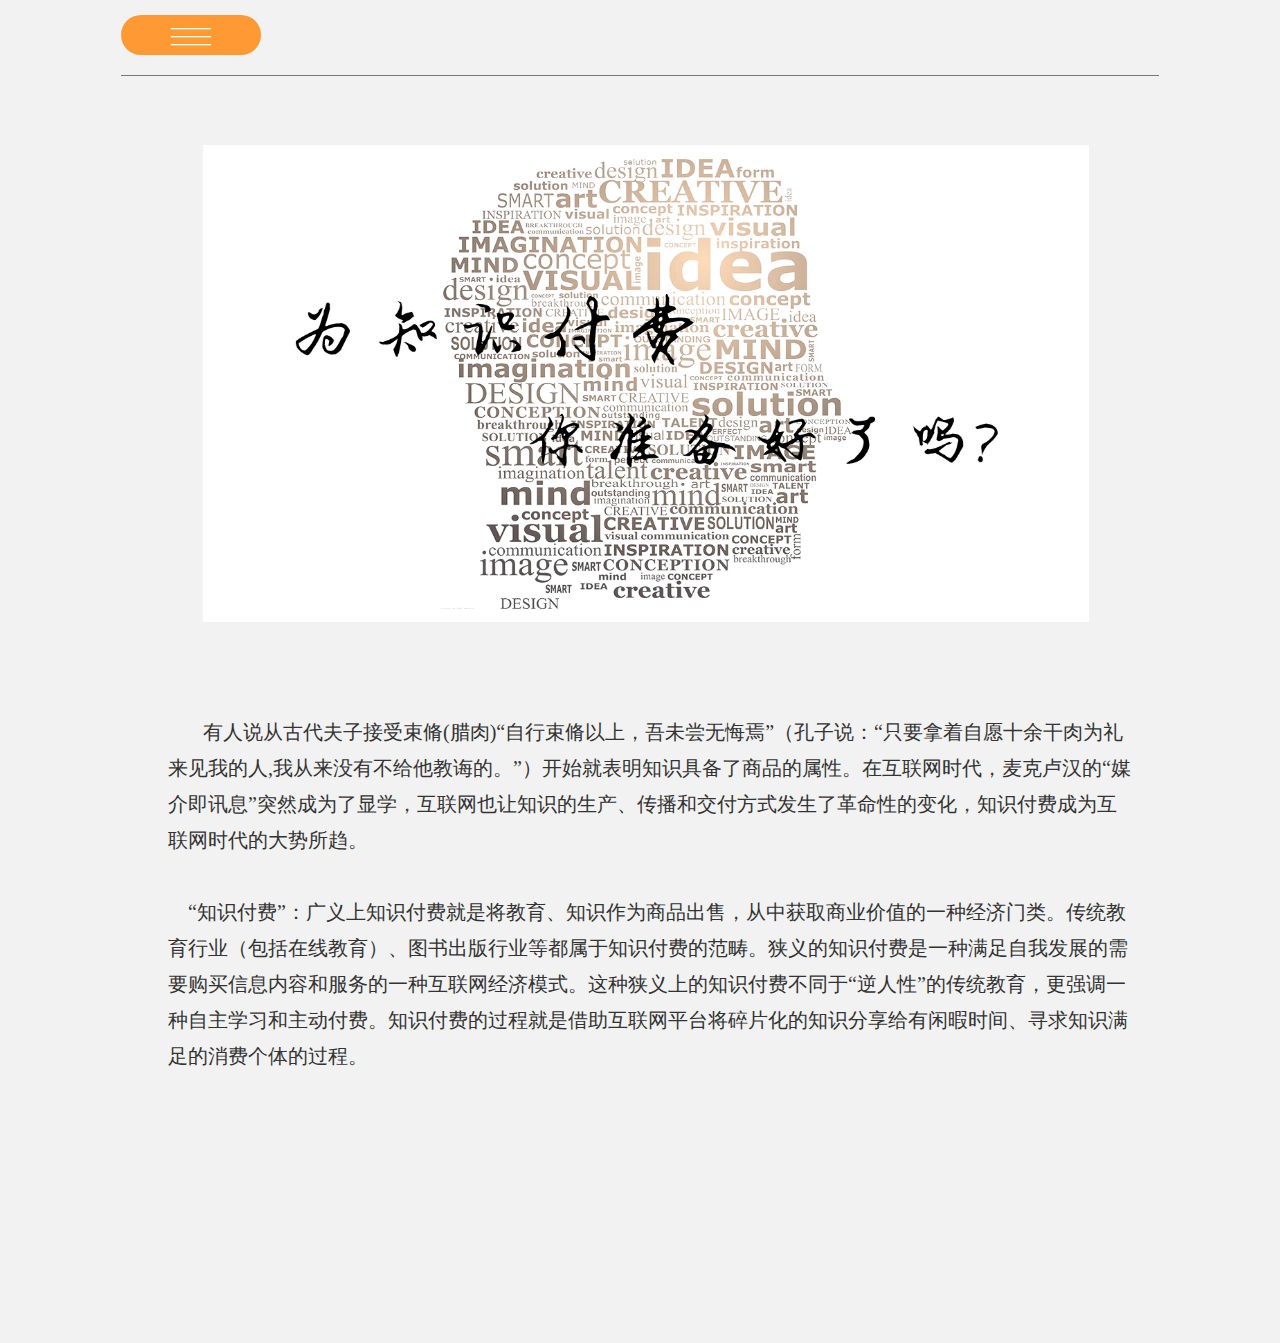
<file: index.html>
<!DOCTYPE html PUBLIC "-//W3C//DTD XHTML 1.0 Transitional//EN" "http://www.w3.org/TR/xhtml1/DTD/xhtml1-transitional.dtd">
<html xmlns="http://www.w3.org/1999/xhtml">
<head>
<meta http-equiv="Content-Type" content="text/html; charset=utf-8" />
<meta http-equiv="refresh" content="0;url=首页.html"> 
<title>index</title>
</head>

<body>

</body>
</html>
</file>
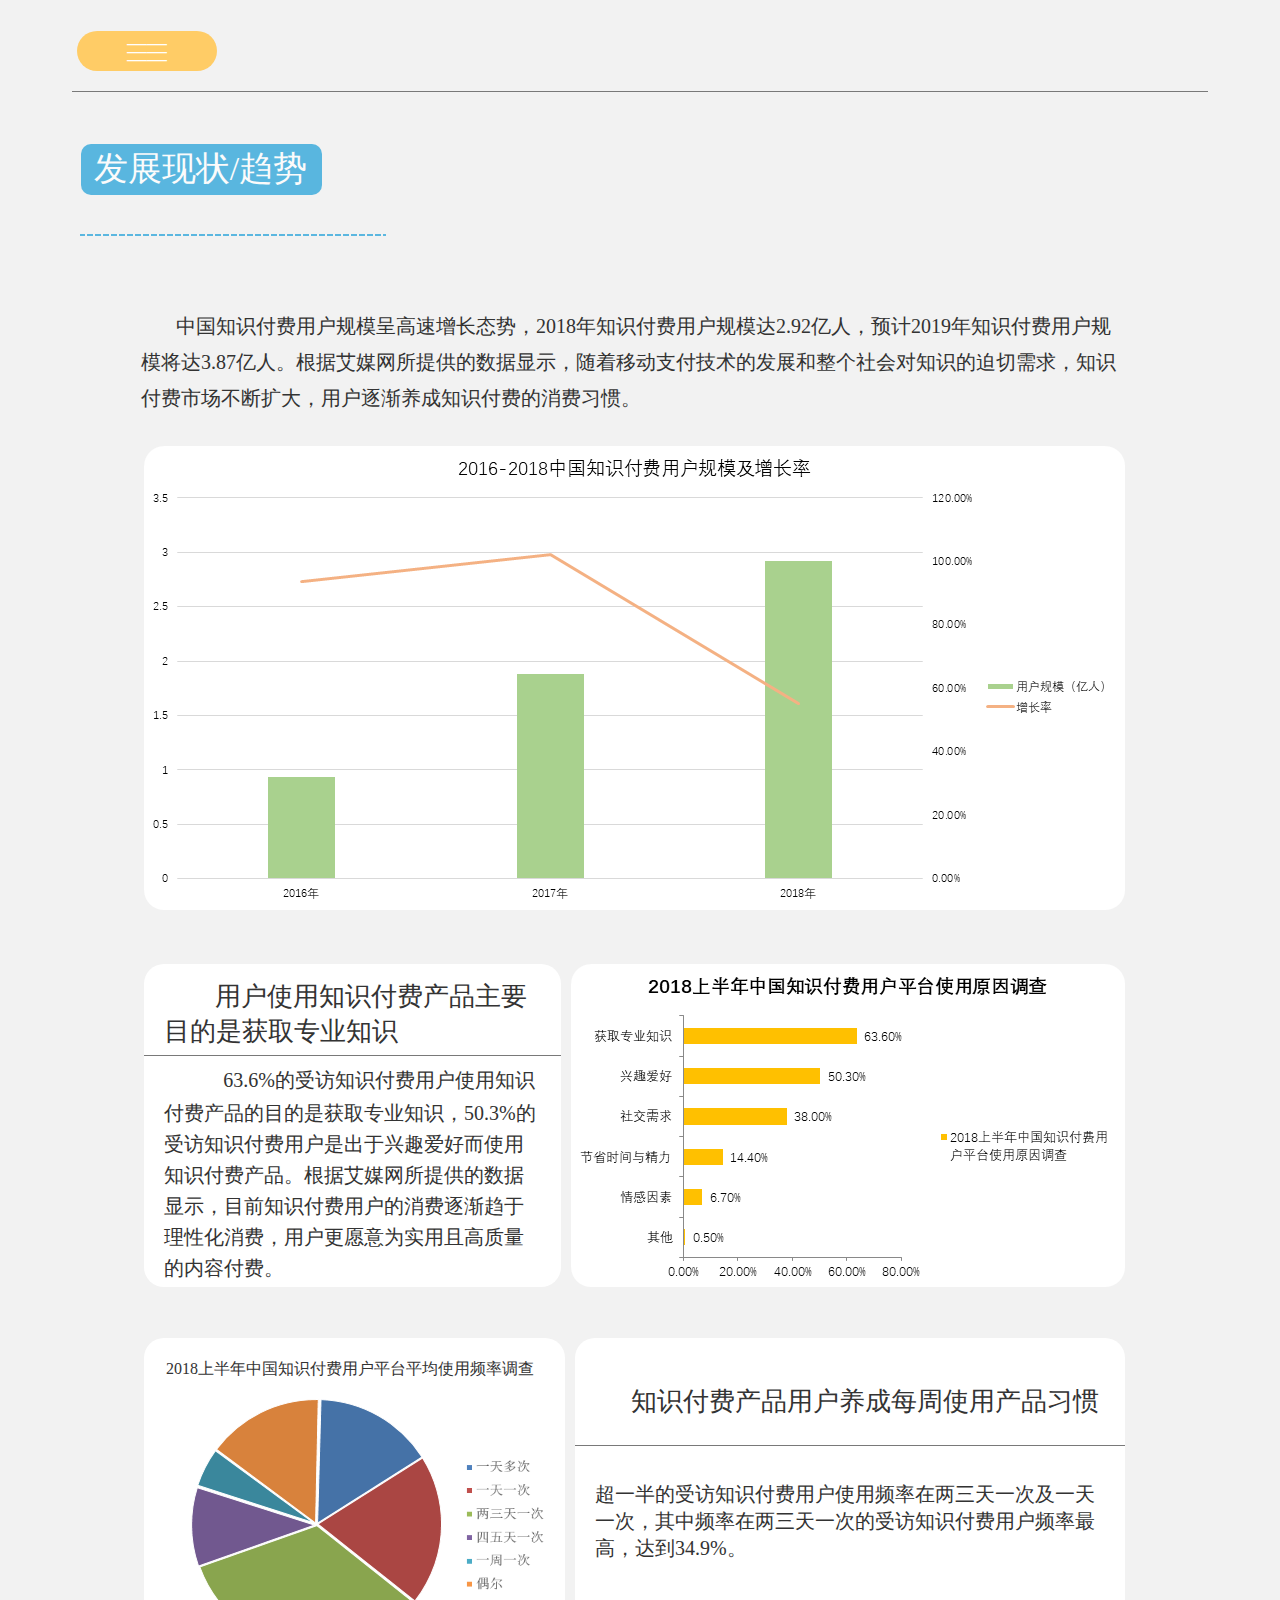
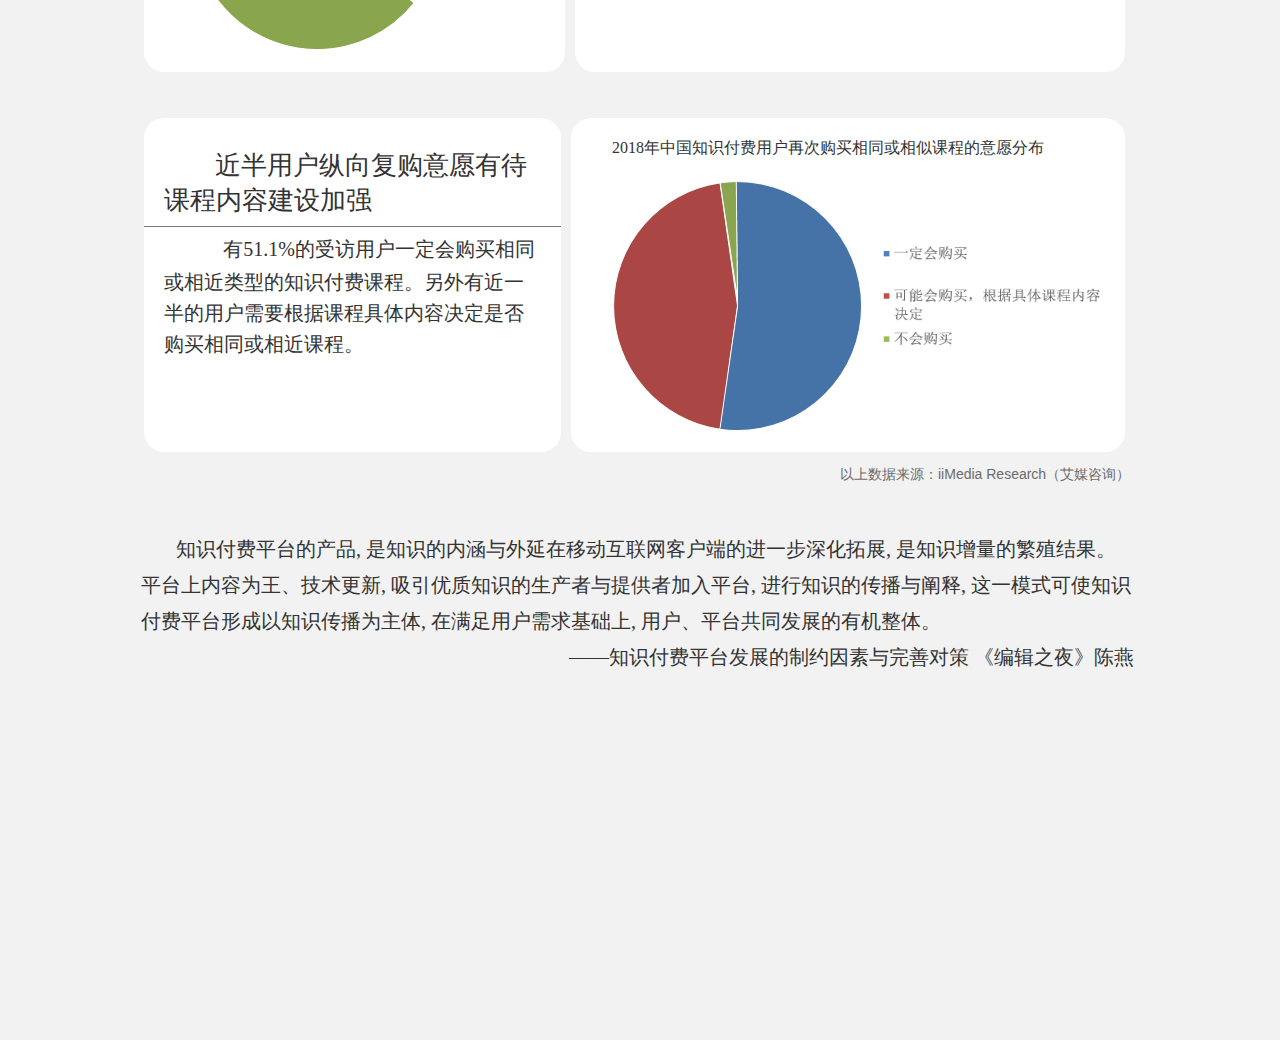
<file: 发展现状_趋势.html>
﻿<!DOCTYPE html>
<html>
  <head>
    <title>发展现状/趋势</title>
    <meta http-equiv="X-UA-Compatible" content="IE=edge"/>
    <meta http-equiv="content-type" content="text/html; charset=utf-8"/>
    <meta name="apple-mobile-web-app-capable" content="yes"/>
    <link href="resources/css/jquery-ui-themes.css" type="text/css" rel="stylesheet"/>
    <link href="resources/css/axure_rp_page.css" type="text/css" rel="stylesheet"/>
    <link href="data/styles.css" type="text/css" rel="stylesheet"/>
    <link href="files/发展现状_趋势/styles.css" type="text/css" rel="stylesheet"/>
    <script src="resources/scripts/jquery-1.7.1.min.js"></script>
    <script src="resources/scripts/jquery-ui-1.8.10.custom.min.js"></script>
    <script src="resources/scripts/axure/axQuery.js"></script>
    <script src="resources/scripts/axure/globals.js"></script>
    <script src="resources/scripts/axutils.js"></script>
    <script src="resources/scripts/axure/annotation.js"></script>
    <script src="resources/scripts/axure/axQuery.std.js"></script>
    <script src="resources/scripts/axure/doc.js"></script>
    <script src="data/document.js"></script>
    <script src="resources/scripts/messagecenter.js"></script>
    <script src="resources/scripts/axure/events.js"></script>
    <script src="resources/scripts/axure/recording.js"></script>
    <script src="resources/scripts/axure/action.js"></script>
    <script src="resources/scripts/axure/expr.js"></script>
    <script src="resources/scripts/axure/geometry.js"></script>
    <script src="resources/scripts/axure/flyout.js"></script>
    <script src="resources/scripts/axure/ie.js"></script>
    <script src="resources/scripts/axure/model.js"></script>
    <script src="resources/scripts/axure/repeater.js"></script>
    <script src="resources/scripts/axure/sto.js"></script>
    <script src="resources/scripts/axure/utils.temp.js"></script>
    <script src="resources/scripts/axure/variables.js"></script>
    <script src="resources/scripts/axure/drag.js"></script>
    <script src="resources/scripts/axure/move.js"></script>
    <script src="resources/scripts/axure/visibility.js"></script>
    <script src="resources/scripts/axure/style.js"></script>
    <script src="resources/scripts/axure/adaptive.js"></script>
    <script src="resources/scripts/axure/tree.js"></script>
    <script src="resources/scripts/axure/init.temp.js"></script>
    <script src="files/发展现状_趋势/data.js"></script>
    <script src="resources/scripts/axure/legacy.js"></script>
    <script src="resources/scripts/axure/viewer.js"></script>
    <script src="resources/scripts/axure/math.js"></script>
    <script type="text/javascript">
      $axure.utils.getTransparentGifPath = function() { return 'resources/images/transparent.gif'; };
      $axure.utils.getOtherPath = function() { return 'resources/Other.html'; };
      $axure.utils.getReloadPath = function() { return 'resources/reload.html'; };
    </script>
  </head>
  <body>
    <div id="base" class="">

      <!-- 目录遮盖 (矩形) -->
      <div id="u892" class="ax_default box_1" data-label="目录遮盖">
        <div id="u892_div" class=""></div>
        <!-- Unnamed () -->
        <div id="u893" class="text" style="display: none; visibility: hidden">
          <p><span></span></p>
        </div>
      </div>

      <!-- Unnamed (矩形) -->
      <div id="u894" class="ax_default label">
        <div id="u894_div" class=""></div>
        <!-- Unnamed () -->
        <div id="u895" class="text" style="visibility: visible;">
          <p><span>&nbsp;&nbsp; &nbsp; &nbsp; 中国知识付费用户规模呈高速增长态势，2018年知识付费用户规模达2.92亿人，预计2019年知识付费用户规模将达3.87亿人。根据艾媒网所提供的数据显示，随着移动支付技术的发展和整个社会对知识的迫切需求，知识付费市场不断扩大，用户逐渐养成知识付费的消费习惯。</span></p>
        </div>
      </div>

      <!-- Unnamed (图片) -->
      <div id="u896" class="ax_default _图片">
        <img id="u896_img" class="img " src="images/发展现状_趋势/u896.png"/>
        <!-- Unnamed () -->
        <div id="u897" class="text" style="display: none; visibility: hidden">
          <p><span></span></p>
        </div>
      </div>

      <!-- Unnamed (椭圆形) -->
      <div id="u898" class="ax_default ellipse">
        <img id="u898_img" class="img " src="images/发展现状_趋势/u898.png"/>
        <!-- Unnamed () -->
        <div id="u899" class="text" style="display: none; visibility: hidden">
          <p><span></span></p>
        </div>
      </div>

      <!-- Unnamed (椭圆形) -->
      <div id="u900" class="ax_default ellipse">
        <img id="u900_img" class="img " src="images/发展现状_趋势/u900.png"/>
        <!-- Unnamed () -->
        <div id="u901" class="text" style="display: none; visibility: hidden">
          <p><span></span></p>
        </div>
      </div>

      <!-- Unnamed (椭圆形) -->
      <div id="u902" class="ax_default ellipse">
        <img id="u902_img" class="img " src="images/发展现状_趋势/u902.png"/>
        <!-- Unnamed () -->
        <div id="u903" class="text" style="display: none; visibility: hidden">
          <p><span></span></p>
        </div>
      </div>

      <!-- Unnamed (椭圆形) -->
      <div id="u904" class="ax_default ellipse">
        <img id="u904_img" class="img " src="images/发展现状_趋势/u904.png"/>
        <!-- Unnamed () -->
        <div id="u905" class="text" style="display: none; visibility: hidden">
          <p><span></span></p>
        </div>
      </div>

      <!-- Unnamed (椭圆形) -->
      <div id="u906" class="ax_default ellipse">
        <img id="u906_img" class="img " src="images/发展现状_趋势/u906.png"/>
        <!-- Unnamed () -->
        <div id="u907" class="text" style="display: none; visibility: hidden">
          <p><span></span></p>
        </div>
      </div>

      <!-- 1z (矩形) -->
      <div id="u908" class="ax_default label ax_default_hidden" data-label="1z" style="display: none; visibility: hidden">
        <div id="u908_div" class=""></div>
        <!-- Unnamed () -->
        <div id="u909" class="text" style="visibility: visible;">
          <p><span>93.80%</span></p>
        </div>
      </div>

      <!-- 3z (矩形) -->
      <div id="u910" class="ax_default label ax_default_hidden" data-label="3z" style="display: none; visibility: hidden">
        <div id="u910_div" class=""></div>
        <!-- Unnamed () -->
        <div id="u911" class="text" style="visibility: visible;">
          <p><span>55.30%</span></p>
        </div>
      </div>

      <!-- 2y (矩形) -->
      <div id="u912" class="ax_default label ax_default_hidden" data-label="2y" style="display: none; visibility: hidden">
        <div id="u912_div" class=""></div>
        <!-- Unnamed () -->
        <div id="u913" class="text" style="visibility: visible;">
          <p><span>1.88</span></p>
        </div>
      </div>

      <!-- 1y (矩形) -->
      <div id="u914" class="ax_default label ax_default_hidden" data-label="1y" style="display: none; visibility: hidden">
        <div id="u914_div" class=""></div>
        <!-- Unnamed () -->
        <div id="u915" class="text" style="visibility: visible;">
          <p><span>0.93</span></p>
        </div>
      </div>

      <!-- 3y (矩形) -->
      <div id="u916" class="ax_default label ax_default_hidden" data-label="3y" style="display: none; visibility: hidden">
        <div id="u916_div" class=""></div>
        <!-- Unnamed () -->
        <div id="u917" class="text" style="visibility: visible;">
          <p><span>2.92</span></p>
        </div>
      </div>

      <!-- 2z (矩形) -->
      <div id="u918" class="ax_default label ax_default_hidden" data-label="2z" style="display: none; visibility: hidden">
        <div id="u918_div" class=""></div>
        <!-- Unnamed () -->
        <div id="u919" class="text" style="visibility: visible;">
          <p><span>102.20%</span></p>
        </div>
      </div>

      <!-- Unnamed (图片) -->
      <div id="u920" class="ax_default _图片">
        <img id="u920_img" class="img " src="images/发展现状_趋势/u920.png"/>
        <!-- Unnamed () -->
        <div id="u921" class="text" style="display: none; visibility: hidden">
          <p><span></span></p>
        </div>
      </div>

      <!-- Unnamed (矩形) -->
      <div id="u922" class="ax_default _文本段落">
        <div id="u922_div" class=""></div>
        <!-- Unnamed () -->
        <div id="u923" class="text" style="visibility: visible;">
          <p style="font-size:26px;"><span style="font-family:'Arial Normal', 'Arial';font-weight:400;">&nbsp;&nbsp; &nbsp; &nbsp; </span><span style="font-family:'微软雅黑';font-weight:400;font-style:normal;">用户使用知识付费产品主要目的是获取专业知识</span></p><p style="font-size:6px;"><span style="font-family:'微软雅黑';font-weight:400;font-style:normal;"><br></span></p><p style="font-size:6px;"><span style="font-family:'微软雅黑';font-weight:400;font-style:normal;"><br></span></p><p style="font-size:26px;"><span style="font-family:'Arial Normal', 'Arial';font-weight:400;">&nbsp;　　</span><span style="font-family:'微软雅黑';font-weight:400;font-style:normal;font-size:20px;">63.6%的受访知识付费用户使用知识付费产品的目的是获取专业知识，50.3%的受访知识付费用户是出于兴趣爱好而使用知识付费产品。根据艾媒网所提供的数据显示，目前知识付费用户的消费逐渐趋于理性化消费，用户更愿意为实用且高质量的内容付费。</span></p><p style="font-size:26px;"><span style="font-family:'Arial Normal', 'Arial';font-weight:400;"><br></span></p>
        </div>
      </div>

      <!-- Unnamed (水平线) -->
      <div id="u924" class="ax_default line">
        <img id="u924_img" class="img " src="images/发展现状_趋势/u924.png"/>
        <!-- Unnamed () -->
        <div id="u925" class="text" style="display: none; visibility: hidden">
          <p><span></span></p>
        </div>
      </div>

      <!-- Unnamed (矩形) -->
      <div id="u926" class="ax_default box_1">
        <div id="u926_div" class=""></div>
        <!-- Unnamed () -->
        <div id="u927" class="text" style="display: none; visibility: hidden">
          <p><span></span></p>
        </div>
      </div>

      <!-- Unnamed (矩形) -->
      <div id="u928" class="ax_default label">
        <div id="u928_div" class=""></div>
        <!-- Unnamed () -->
        <div id="u929" class="text" style="visibility: visible;">
          <p><span>2018上半年中国知识付费用户平台平均使用频率调查</span></p><p><span><br></span></p>
        </div>
      </div>

      <!-- 浅蓝 (形状) -->
      <div id="u930" class="ax_default ellipse" data-label="浅蓝" title="一天多次, 15.90%">
        <img id="u930_img" class="img " src="images/发展现状_趋势/浅蓝_u930.png"/>
        <!-- Unnamed () -->
        <div id="u931" class="text" style="display: none; visibility: hidden">
          <p><span></span></p>
        </div>
      </div>

      <!-- 黄 (形状) -->
      <div id="u932" class="ax_default ellipse" data-label="黄" title="偶尔, 14.90% ">
        <img id="u932_img" class="img " src="images/发展现状_趋势/黄_u932.png"/>
        <!-- Unnamed () -->
        <div id="u933" class="text" style="display: none; visibility: hidden">
          <p><span></span></p>
        </div>
      </div>

      <!-- 红 (形状) -->
      <div id="u934" class="ax_default ellipse" data-label="红" title="一天一次, 19.50% ">
        <img id="u934_img" class="img " src="images/发展现状_趋势/红_u934.png"/>
        <!-- Unnamed () -->
        <div id="u935" class="text" style="display: none; visibility: hidden">
          <p><span></span></p>
        </div>
      </div>

      <!-- Unnamed (图片) -->
      <div id="u936" class="ax_default _图片">
        <img id="u936_img" class="img " src="images/发展现状_趋势/u936.png"/>
        <!-- Unnamed () -->
        <div id="u937" class="text" style="display: none; visibility: hidden">
          <p><span></span></p>
        </div>
      </div>

      <!-- Unnamed (矩形) -->
      <div id="u938" class="ax_default _文本段落">
        <div id="u938_div" class=""></div>
        <!-- Unnamed () -->
        <div id="u939" class="text" style="visibility: visible;">
          <p style="font-size:26px;"><span style="font-family:'Arial Normal', 'Arial';font-weight:400;"><br></span></p><p style="font-size:26px;"><span style="font-family:'Arial Normal', 'Arial';font-weight:400;">&nbsp;&nbsp; &nbsp; </span><span style="font-family:'微软雅黑';font-weight:400;font-style:normal;">知识付费产品用户养成每周使用产品习惯</span></p><p style="font-size:26px;"><span style="font-family:'Arial Normal', 'Arial';font-weight:400;"><br></span></p><p style="font-size:26px;"><span style="font-family:'Arial Normal', 'Arial';font-weight:400;"><br></span></p><p style="font-size:20px;"><span style="font-family:'微软雅黑';font-weight:400;font-style:normal;">超一半的受访知识付费用户使用频率在两三天一次及一天一次，其中频率在两三天一次的受访知识付费用户频率最高，达到34.9%。</span></p><p style="font-size:13px;"><span style="font-family:'Arial Normal', 'Arial';font-weight:400;"><br></span></p>
        </div>
      </div>

      <!-- Unnamed (水平线) -->
      <div id="u940" class="ax_default line">
        <img id="u940_img" class="img " src="images/发展现状_趋势/u940.png"/>
        <!-- Unnamed () -->
        <div id="u941" class="text" style="display: none; visibility: hidden">
          <p><span></span></p>
        </div>
      </div>

      <!-- Unnamed (矩形) -->
      <div id="u942" class="ax_default box_1">
        <div id="u942_div" class=""></div>
        <!-- Unnamed () -->
        <div id="u943" class="text" style="display: none; visibility: hidden">
          <p><span></span></p>
        </div>
      </div>

      <!-- Unnamed (矩形) -->
      <div id="u944" class="ax_default label">
        <div id="u944_div" class=""></div>
        <!-- Unnamed () -->
        <div id="u945" class="text" style="visibility: visible;">
          <p><span>2018年中国知识付费用户再次购买相同或相似课程的意愿分布</span></p>
        </div>
      </div>

      <!-- 红2 (形状) -->
      <div id="u946" class="ax_default ellipse" data-label="红2" title="可能会购买，根据具体课程内容决定, 48.20% ">
        <img id="u946_img" class="img " src="images/发展现状_趋势/红2_u946.png"/>
        <!-- Unnamed () -->
        <div id="u947" class="text" style="display: none; visibility: hidden">
          <p><span></span></p>
        </div>
      </div>

      <!-- 浅蓝2 (形状) -->
      <div id="u948" class="ax_default ellipse" data-label="浅蓝2" title="一定会购买, 51.10%">
        <img id="u948_img" class="img " src="images/发展现状_趋势/浅蓝2_u948.png"/>
        <!-- Unnamed () -->
        <div id="u949" class="text" style="display: none; visibility: hidden">
          <p><span></span></p>
        </div>
      </div>

      <!-- 绿2 (形状) -->
      <div id="u950" class="ax_default ellipse" data-label="绿2" title="不会购买, 0.70%">
        <img id="u950_img" class="img " src="images/发展现状_趋势/绿2_u950.png"/>
        <!-- Unnamed () -->
        <div id="u951" class="text" style="display: none; visibility: hidden">
          <p><span></span></p>
        </div>
      </div>

      <!-- Unnamed (图片) -->
      <div id="u952" class="ax_default _图片">
        <img id="u952_img" class="img " src="images/发展现状_趋势/u952.png"/>
        <!-- Unnamed () -->
        <div id="u953" class="text" style="display: none; visibility: hidden">
          <p><span></span></p>
        </div>
      </div>

      <!-- Unnamed (矩形) -->
      <div id="u954" class="ax_default _文本段落">
        <div id="u954_div" class=""></div>
        <!-- Unnamed () -->
        <div id="u955" class="text" style="visibility: visible;">
          <p style="font-size:26px;"><span style="font-family:'Arial Normal', 'Arial';font-weight:400;">&nbsp;&nbsp; &nbsp; &nbsp; </span><span style="font-family:'微软雅黑';font-weight:400;font-style:normal;">近半用户纵向复购意愿有待课程内容建设加强</span></p><p style="font-size:6px;"><span style="font-family:'微软雅黑';font-weight:400;font-style:normal;"><br></span></p><p style="font-size:6px;"><span style="font-family:'微软雅黑';font-weight:400;font-style:normal;"><br></span></p><p style="font-size:26px;"><span style="font-family:'Arial Normal', 'Arial';font-weight:400;">&nbsp;　　</span><span style="font-family:'微软雅黑';font-weight:400;font-style:normal;font-size:20px;">有51.1%的受访用户一定会购买相同或相近类型的知识付费课程。另外有近一半的用户需要根据课程具体内容决定是否购买相同或相近课程。</span></p><p style="font-size:26px;"><span style="font-family:'Arial Normal', 'Arial';font-weight:400;"><br></span></p>
        </div>
      </div>

      <!-- Unnamed (水平线) -->
      <div id="u956" class="ax_default line">
        <img id="u956_img" class="img " src="images/发展现状_趋势/u924.png"/>
        <!-- Unnamed () -->
        <div id="u957" class="text" style="display: none; visibility: hidden">
          <p><span></span></p>
        </div>
      </div>

      <!-- Unnamed (矩形) -->
      <div id="u958" class="ax_default _文本段落">
        <div id="u958_div" class=""></div>
        <!-- Unnamed () -->
        <div id="u959" class="text" style="visibility: visible;">
          <p style="text-align:left;"><span>&nbsp;&nbsp; &nbsp; &nbsp; 知识付费平台的产品, 是知识的内涵与外延在移动互联网客户端的进一步深化拓展, 是知识增量的繁殖结果。平台上内容为王、技术更新, 吸引优质知识的生产者与提供者加入平台, 进行知识的传播与阐释, 这一模式可使知识付费平台形成以知识传播为主体, 在满足用户需求基础上, 用户、平台共同发展的有机整体。</span></p><p style="text-align:right;"><span>——知识付费平台发展的制约因素与完善对策 《编辑之夜》陈燕</span></p><p style="text-align:left;"><span><br></span></p>
        </div>
      </div>

      <!-- Unnamed (矩形) -->
      <div id="u960" class="ax_default label">
        <div id="u960_div" class=""></div>
        <!-- Unnamed () -->
        <div id="u961" class="text" style="visibility: visible;">
          <p><span>以上数据来源：iiMedia Research（艾媒咨询）</span></p>
        </div>
      </div>

      <!-- Unnamed (矩形) -->
      <div id="u962" class="ax_default label">
        <div id="u962_div" class=""></div>
        <!-- Unnamed () -->
        <div id="u963" class="text" style="visibility: visible;">
          <p><span>发展现状/趋势</span></p>
        </div>
      </div>

      <!-- Unnamed (水平线) -->
      <div id="u964" class="ax_default line">
        <img id="u964_img" class="img " src="images/行业驱动力/u48.png"/>
        <!-- Unnamed () -->
        <div id="u965" class="text" style="display: none; visibility: hidden">
          <p><span></span></p>
        </div>
      </div>

      <!-- Unnamed (矩形) -->
      <div id="u966" class="ax_default label">
        <div id="u966_div" class=""></div>
        <!-- Unnamed () -->
        <div id="u967" class="text" style="display: none; visibility: hidden">
          <p><span></span></p>
        </div>
      </div>

      <!-- q绿 (形状) -->
      <div id="u968" class="ax_default ellipse" data-label="q绿" title="一周一次, 5.60% ">
        <img id="u968_img" class="img " src="images/发展现状_趋势/q绿_u968.png"/>
        <!-- Unnamed () -->
        <div id="u969" class="text" style="display: none; visibility: hidden">
          <p><span></span></p>
        </div>
      </div>

      <!-- 绿 (形状) -->
      <div id="u970" class="ax_default ellipse" data-label="绿" title="两三天一次, 34.90%">
        <img id="u970_img" class="img " src="images/发展现状_趋势/绿_u970.png"/>
        <!-- Unnamed () -->
        <div id="u971" class="text" style="display: none; visibility: hidden">
          <p><span></span></p>
        </div>
      </div>

      <!-- 紫 (形状) -->
      <div id="u972" class="ax_default ellipse" data-label="紫" title="四五天一次, 9.20% ">
        <img id="u972_img" class="img " src="images/发展现状_趋势/紫_u972.png"/>
        <!-- Unnamed () -->
        <div id="u973" class="text" style="display: none; visibility: hidden">
          <p><span></span></p>
        </div>
      </div>

      <!-- 典型平台 (矩形) -->
      <div id="u974" class="ax_default button" data-label="典型平台">
        <div id="u974_div" class=""></div>
        <!-- Unnamed () -->
        <div id="u975" class="text" style="visibility: visible;">
          <p><span>典型平台</span></p>
        </div>
      </div>

      <!-- Unnamed (水平线) -->
      <div id="u976" class="ax_default line">
        <img id="u976_img" class="img " src="images/行业驱动力/u68.png"/>
        <!-- Unnamed () -->
        <div id="u977" class="text" style="display: none; visibility: hidden">
          <p><span></span></p>
        </div>
      </div>

      <!-- 目录 (矩形) -->
      <div id="u978" class="ax_default primary_button" data-label="目录">
        <div id="u978_div" class=""></div>
        <!-- Unnamed () -->
        <div id="u979" class="text" style="visibility: visible;">
          <p><span>——</span></p><p><span>——</span></p><p><span>——</span></p>
        </div>
      </div>

      <!-- 行业驱动力 (矩形) -->
      <div id="u980" class="ax_default button" data-label="行业驱动力">
        <div id="u980_div" class=""></div>
        <!-- Unnamed () -->
        <div id="u981" class="text" style="visibility: visible;">
          <p><span>行业驱动力</span></p>
        </div>
      </div>

      <!-- 行业发展历程 (矩形) -->
      <div id="u982" class="ax_default button" data-label="行业发展历程">
        <div id="u982_div" class=""></div>
        <!-- Unnamed () -->
        <div id="u983" class="text" style="visibility: visible;">
          <p><span>行业发展历程</span></p>
        </div>
      </div>

      <!-- 发展现状 (矩形) -->
      <div id="u984" class="ax_default button" data-label="发展现状">
        <div id="u984_div" class=""></div>
        <!-- Unnamed () -->
        <div id="u985" class="text" style="visibility: visible;">
          <p><span>发展现状/趋势</span></p>
        </div>
      </div>

      <!-- Unnamed (形状) -->
      <div id="u986" class="ax_default icon">
        <img id="u986_img" class="img " src="images/行业驱动力/u78.png"/>
        <!-- Unnamed () -->
        <div id="u987" class="text" style="display: none; visibility: hidden">
          <p><span></span></p>
        </div>
      </div>

      <!-- 目录遮盖 (矩形) -->
      <div id="u988" class="ax_default box_1" data-label="目录遮盖">
        <div id="u988_div" class=""></div>
        <!-- Unnamed () -->
        <div id="u989" class="text" style="display: none; visibility: hidden">
          <p><span></span></p>
        </div>
      </div>

      <!-- 二级菜单 (组合) -->
      <div id="u990" class="ax_default ax_default_hidden" data-label="二级菜单" style="display: none; visibility: hidden">

        <!-- 喜马拉雅FM (矩形) -->
        <div id="u991" class="ax_default button" data-label="喜马拉雅FM">
          <img id="u991_img" class="img " src="images/首页/喜马拉雅fm_u28.png"/>
          <!-- Unnamed () -->
          <div id="u992" class="text" style="visibility: visible;">
            <p><span>喜马拉雅FM</span></p>
          </div>
        </div>

        <!-- 知乎 (矩形) -->
        <div id="u993" class="ax_default button" data-label="知乎">
          <img id="u993_img" class="img " src="images/首页/喜马拉雅fm_u28.png"/>
          <!-- Unnamed () -->
          <div id="u994" class="text" style="visibility: visible;">
            <p><span>知乎</span></p>
          </div>
        </div>

        <!-- 得到 (矩形) -->
        <div id="u995" class="ax_default button" data-label="得到">
          <img id="u995_img" class="img " src="images/首页/喜马拉雅fm_u28.png"/>
          <!-- Unnamed () -->
          <div id="u996" class="text" style="visibility: visible;">
            <p><span>得到</span></p>
          </div>
        </div>

        <!-- 对比分析 (矩形) -->
        <div id="u997" class="ax_default button" data-label="对比分析">
          <img id="u997_img" class="img " src="images/首页/喜马拉雅fm_u28.png"/>
          <!-- Unnamed () -->
          <div id="u998" class="text" style="visibility: visible;">
            <p><span>对比分析</span></p>
          </div>
        </div>
      </div>

      <!-- Unnamed (椭圆形) -->
      <div id="u999" class="ax_default ellipse">
        <img id="u999_img" class="img " src="images/发展现状_趋势/u999.png"/>
        <!-- Unnamed () -->
        <div id="u1000" class="text" style="display: none; visibility: hidden">
          <p><span></span></p>
        </div>
      </div>
    </div>
  </body>
</html>
</file>
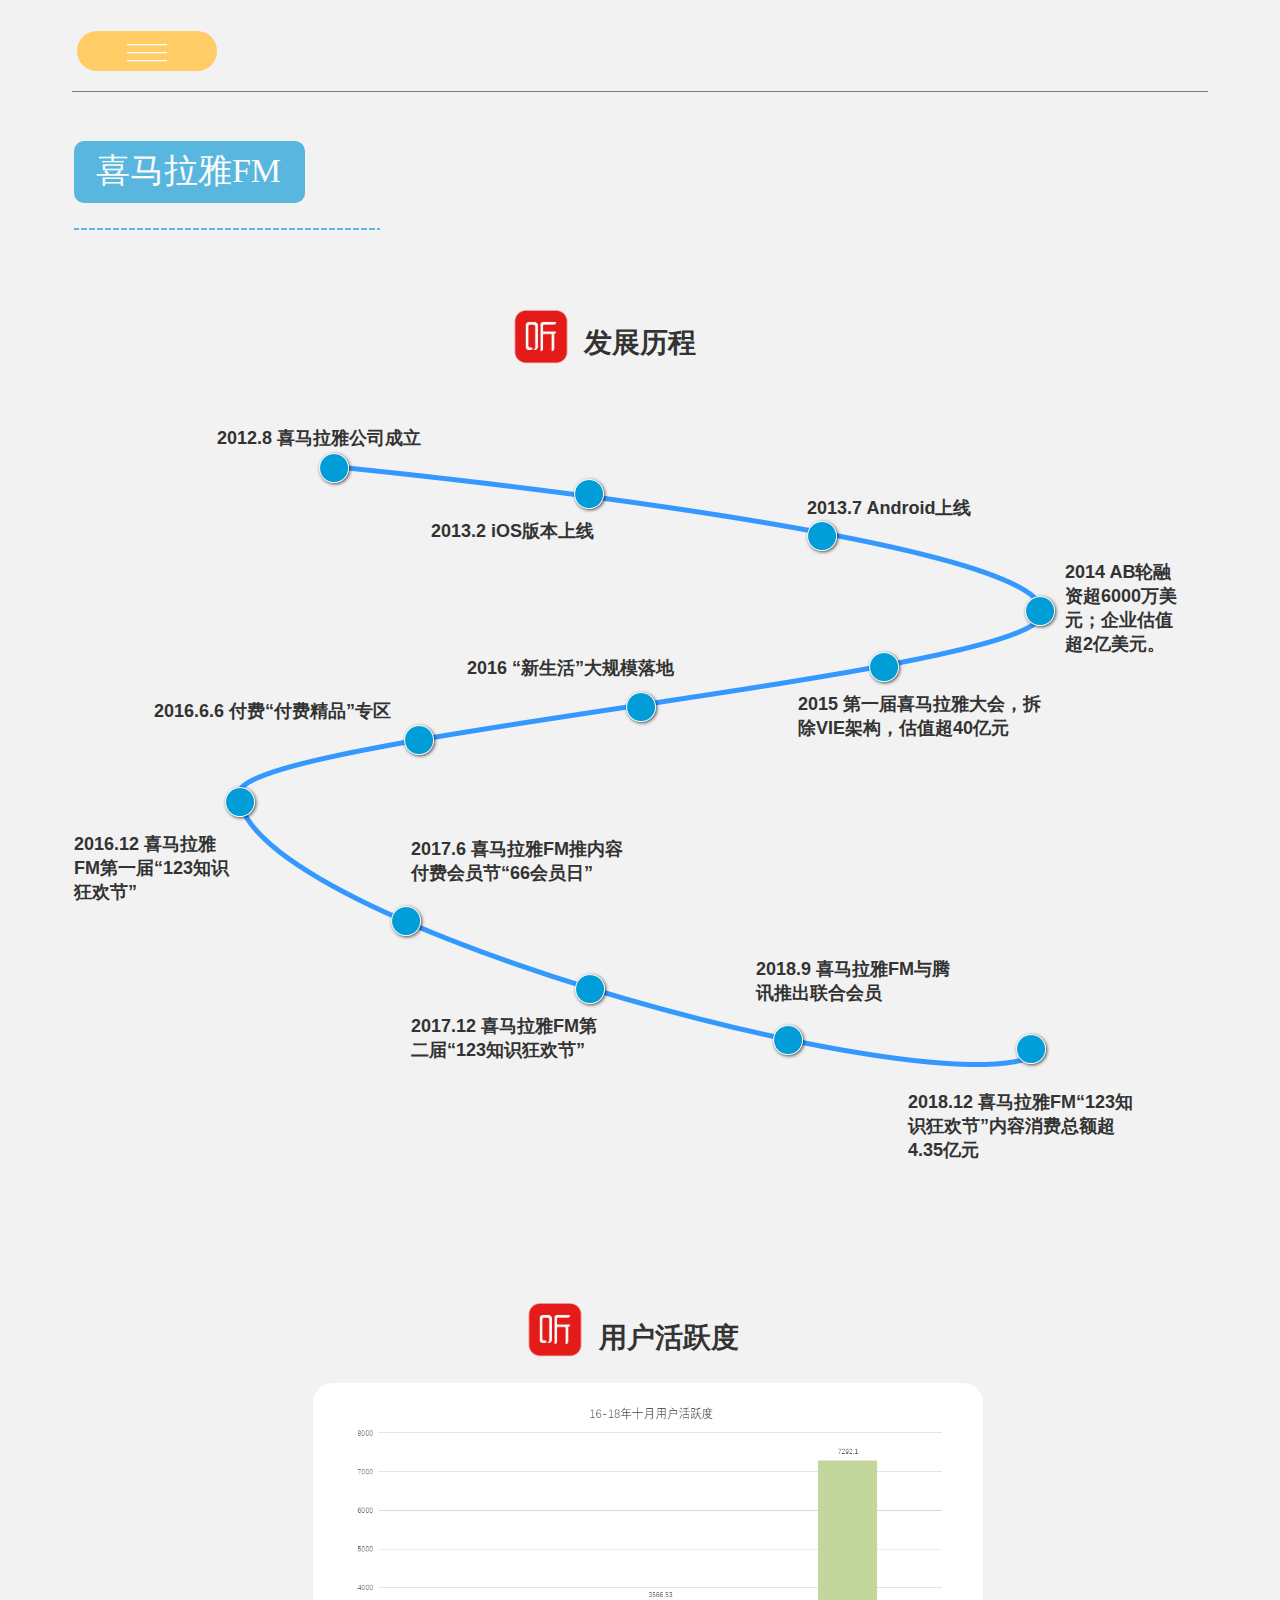
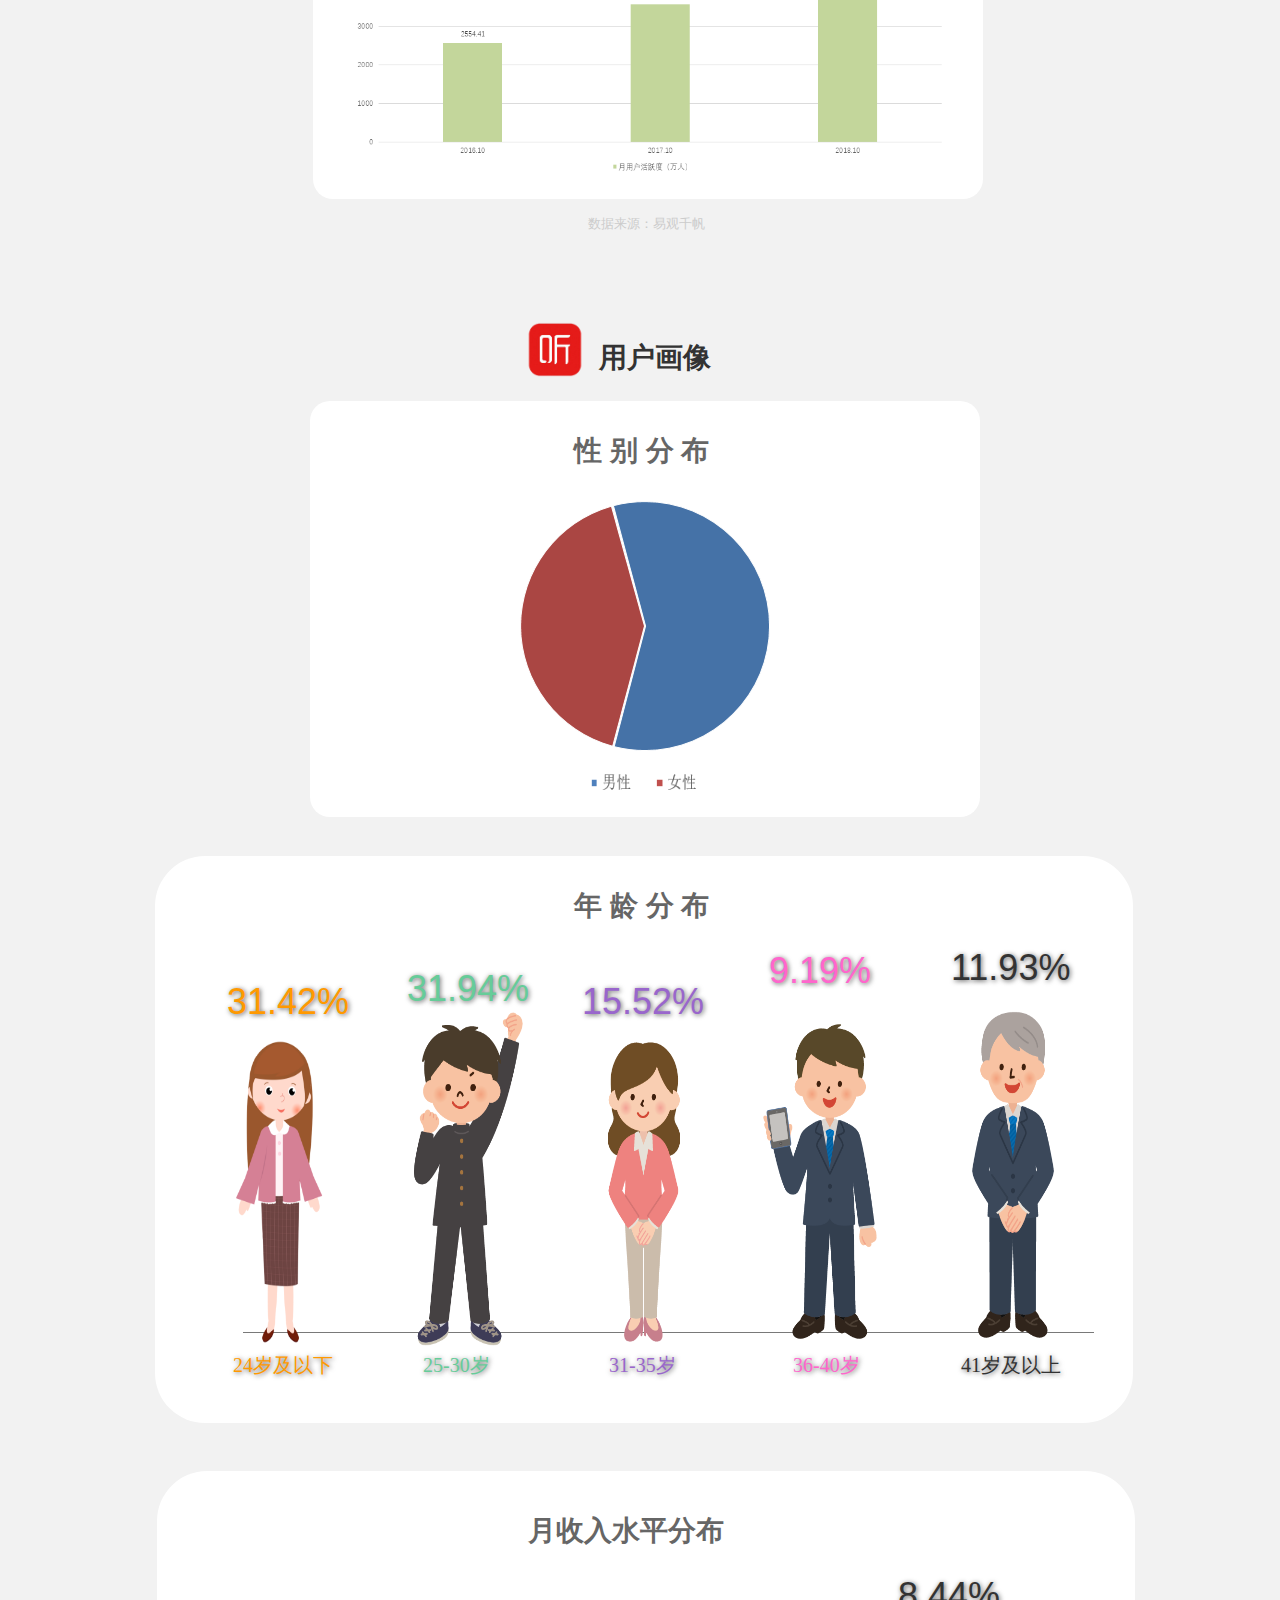
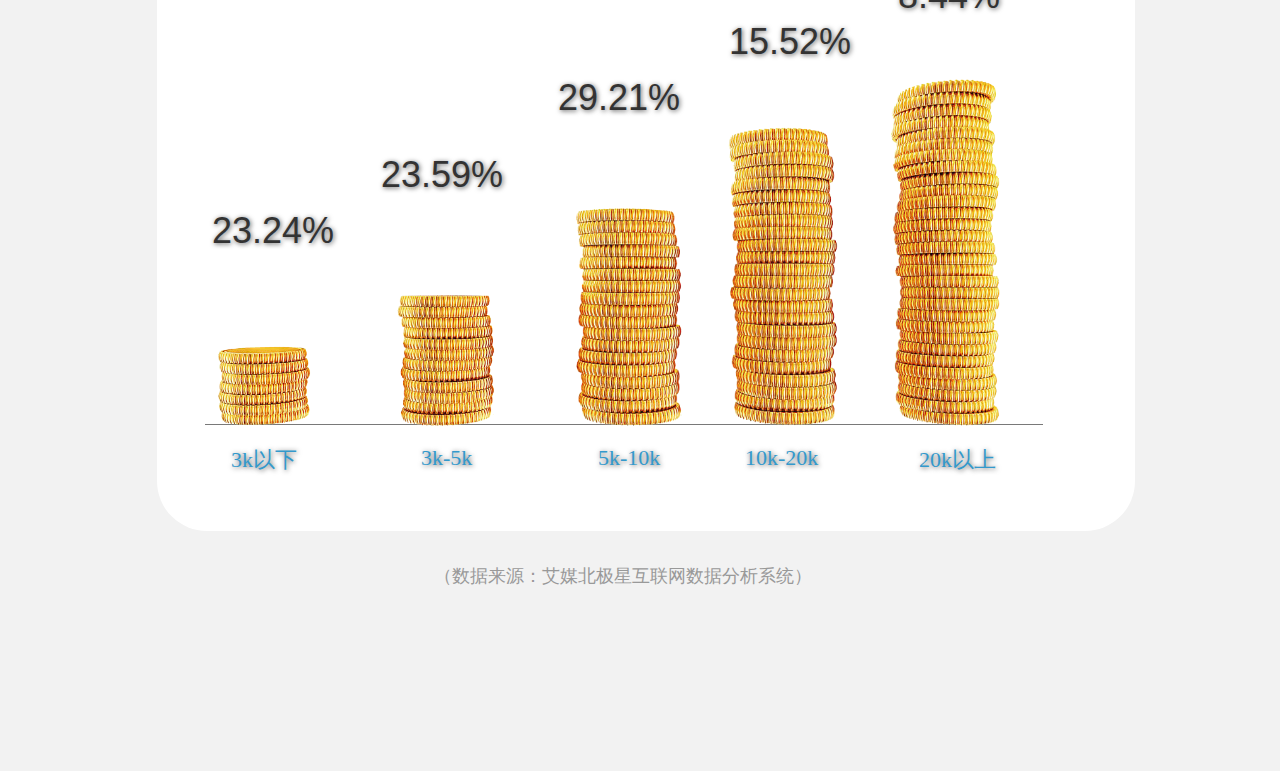
<file: 喜马拉雅fm.html>
﻿<!DOCTYPE html>
<html>
  <head>
    <title>喜马拉雅FM</title>
    <meta http-equiv="X-UA-Compatible" content="IE=edge"/>
    <meta http-equiv="content-type" content="text/html; charset=utf-8"/>
    <meta name="apple-mobile-web-app-capable" content="yes"/>
    <link href="resources/css/jquery-ui-themes.css" type="text/css" rel="stylesheet"/>
    <link href="resources/css/axure_rp_page.css" type="text/css" rel="stylesheet"/>
    <link href="data/styles.css" type="text/css" rel="stylesheet"/>
    <link href="files/喜马拉雅fm/styles.css" type="text/css" rel="stylesheet"/>
    <script src="resources/scripts/jquery-1.7.1.min.js"></script>
    <script src="resources/scripts/jquery-ui-1.8.10.custom.min.js"></script>
    <script src="resources/scripts/axure/axQuery.js"></script>
    <script src="resources/scripts/axure/globals.js"></script>
    <script src="resources/scripts/axutils.js"></script>
    <script src="resources/scripts/axure/annotation.js"></script>
    <script src="resources/scripts/axure/axQuery.std.js"></script>
    <script src="resources/scripts/axure/doc.js"></script>
    <script src="data/document.js"></script>
    <script src="resources/scripts/messagecenter.js"></script>
    <script src="resources/scripts/axure/events.js"></script>
    <script src="resources/scripts/axure/recording.js"></script>
    <script src="resources/scripts/axure/action.js"></script>
    <script src="resources/scripts/axure/expr.js"></script>
    <script src="resources/scripts/axure/geometry.js"></script>
    <script src="resources/scripts/axure/flyout.js"></script>
    <script src="resources/scripts/axure/ie.js"></script>
    <script src="resources/scripts/axure/model.js"></script>
    <script src="resources/scripts/axure/repeater.js"></script>
    <script src="resources/scripts/axure/sto.js"></script>
    <script src="resources/scripts/axure/utils.temp.js"></script>
    <script src="resources/scripts/axure/variables.js"></script>
    <script src="resources/scripts/axure/drag.js"></script>
    <script src="resources/scripts/axure/move.js"></script>
    <script src="resources/scripts/axure/visibility.js"></script>
    <script src="resources/scripts/axure/style.js"></script>
    <script src="resources/scripts/axure/adaptive.js"></script>
    <script src="resources/scripts/axure/tree.js"></script>
    <script src="resources/scripts/axure/init.temp.js"></script>
    <script src="files/喜马拉雅fm/data.js"></script>
    <script src="resources/scripts/axure/legacy.js"></script>
    <script src="resources/scripts/axure/viewer.js"></script>
    <script src="resources/scripts/axure/math.js"></script>
    <script type="text/javascript">
      $axure.utils.getTransparentGifPath = function() { return 'resources/images/transparent.gif'; };
      $axure.utils.getOtherPath = function() { return 'resources/Other.html'; };
      $axure.utils.getReloadPath = function() { return 'resources/reload.html'; };
    </script>
  </head>
  <body>
    <div id="base" class="">

      <!-- Unnamed (矩形) -->
      <div id="u260" class="ax_default box_2">
        <div id="u260_div" class=""></div>
        <!-- Unnamed () -->
        <div id="u261" class="text" style="display: none; visibility: hidden">
          <p><span></span></p>
        </div>
      </div>

      <!-- Unnamed (矩形) -->
      <div id="u262" class="ax_default box_2">
        <div id="u262_div" class=""></div>
        <!-- Unnamed () -->
        <div id="u263" class="text" style="display: none; visibility: hidden">
          <p><span></span></p>
        </div>
      </div>

      <!-- Unnamed (水平线) -->
      <div id="u264" class="ax_default line">
        <img id="u264_img" class="img " src="images/喜马拉雅fm/u264.png"/>
        <!-- Unnamed () -->
        <div id="u265" class="text" style="display: none; visibility: hidden">
          <p><span></span></p>
        </div>
      </div>

      <!-- Unnamed (组合) -->
      <div id="u266" class="ax_default">

        <!-- Unnamed (图片) -->
        <div id="u267" class="ax_default _图片">
          <img id="u267_img" class="img " src="images/喜马拉雅fm/u267.png"/>
          <!-- Unnamed () -->
          <div id="u268" class="text" style="display: none; visibility: hidden">
            <p><span></span></p>
          </div>
        </div>

        <!-- Unnamed (图片) -->
        <div id="u269" class="ax_default _图片">
          <img id="u269_img" class="img " src="images/喜马拉雅fm/u269.png"/>
          <!-- Unnamed () -->
          <div id="u270" class="text" style="display: none; visibility: hidden">
            <p><span></span></p>
          </div>
        </div>

        <!-- Unnamed (图片) -->
        <div id="u271" class="ax_default _图片">
          <img id="u271_img" class="img " src="images/喜马拉雅fm/u271.png"/>
          <!-- Unnamed () -->
          <div id="u272" class="text" style="display: none; visibility: hidden">
            <p><span></span></p>
          </div>
        </div>

        <!-- Unnamed (图片) -->
        <div id="u273" class="ax_default _图片">
          <img id="u273_img" class="img " src="images/喜马拉雅fm/u273.png"/>
          <!-- Unnamed () -->
          <div id="u274" class="text" style="display: none; visibility: hidden">
            <p><span></span></p>
          </div>
        </div>

        <!-- Unnamed (图片) -->
        <div id="u275" class="ax_default _图片">
          <img id="u275_img" class="img " src="images/喜马拉雅fm/u275.png"/>
          <!-- Unnamed () -->
          <div id="u276" class="text" style="display: none; visibility: hidden">
            <p><span></span></p>
          </div>
        </div>

        <!-- Unnamed (矩形) -->
        <div id="u277" class="ax_default label">
          <div id="u277_div" class=""></div>
          <!-- Unnamed () -->
          <div id="u278" class="text" style="visibility: visible;">
            <p><span>31.42%</span></p>
          </div>
        </div>

        <!-- Unnamed (矩形) -->
        <div id="u279" class="ax_default label">
          <div id="u279_div" class=""></div>
          <!-- Unnamed () -->
          <div id="u280" class="text" style="visibility: visible;">
            <p><span>31.94%</span></p>
          </div>
        </div>

        <!-- Unnamed (矩形) -->
        <div id="u281" class="ax_default label">
          <div id="u281_div" class=""></div>
          <!-- Unnamed () -->
          <div id="u282" class="text" style="visibility: visible;">
            <p><span>15.52%</span></p>
          </div>
        </div>

        <!-- Unnamed (矩形) -->
        <div id="u283" class="ax_default label">
          <div id="u283_div" class=""></div>
          <!-- Unnamed () -->
          <div id="u284" class="text" style="visibility: visible;">
            <p><span>9.19%</span></p>
          </div>
        </div>

        <!-- Unnamed (矩形) -->
        <div id="u285" class="ax_default label">
          <div id="u285_div" class=""></div>
          <!-- Unnamed () -->
          <div id="u286" class="text" style="visibility: visible;">
            <p><span>11.93%</span></p>
          </div>
        </div>

        <!-- Unnamed (矩形) -->
        <div id="u287" class="ax_default label">
          <div id="u287_div" class=""></div>
          <!-- Unnamed () -->
          <div id="u288" class="text" style="visibility: visible;">
            <p><span>15.52%</span></p>
          </div>
        </div>

        <!-- Unnamed (矩形) -->
        <div id="u289" class="ax_default label">
          <div id="u289_div" class=""></div>
          <!-- Unnamed () -->
          <div id="u290" class="text" style="visibility: visible;">
            <p><span>29.21%</span></p>
          </div>
        </div>

        <!-- Unnamed (矩形) -->
        <div id="u291" class="ax_default label">
          <div id="u291_div" class=""></div>
          <!-- Unnamed () -->
          <div id="u292" class="text" style="visibility: visible;">
            <p><span>23.59%</span></p>
          </div>
        </div>

        <!-- Unnamed (矩形) -->
        <div id="u293" class="ax_default label">
          <div id="u293_div" class=""></div>
          <!-- Unnamed () -->
          <div id="u294" class="text" style="visibility: visible;">
            <p><span>23.24%</span></p>
          </div>
        </div>

        <!-- Unnamed (矩形) -->
        <div id="u295" class="ax_default label">
          <div id="u295_div" class=""></div>
          <!-- Unnamed () -->
          <div id="u296" class="text" style="visibility: visible;">
            <p><span>8.44%</span></p>
          </div>
        </div>
      </div>

      <!-- Unnamed (矩形) -->
      <div id="u297" class="ax_default label">
        <div id="u297_div" class=""></div>
        <!-- Unnamed () -->
        <div id="u298" class="text" style="visibility: visible;">
          <p><span>24岁及以下</span></p>
        </div>
      </div>

      <!-- Unnamed (矩形) -->
      <div id="u299" class="ax_default label">
        <div id="u299_div" class=""></div>
        <!-- Unnamed () -->
        <div id="u300" class="text" style="visibility: visible;">
          <p><span>25-30岁</span></p>
        </div>
      </div>

      <!-- Unnamed (矩形) -->
      <div id="u301" class="ax_default label">
        <div id="u301_div" class=""></div>
        <!-- Unnamed () -->
        <div id="u302" class="text" style="visibility: visible;">
          <p><span>31-35岁</span></p>
        </div>
      </div>

      <!-- Unnamed (矩形) -->
      <div id="u303" class="ax_default label">
        <div id="u303_div" class=""></div>
        <!-- Unnamed () -->
        <div id="u304" class="text" style="visibility: visible;">
          <p><span>36-40岁</span></p>
        </div>
      </div>

      <!-- Unnamed (矩形) -->
      <div id="u305" class="ax_default label">
        <div id="u305_div" class=""></div>
        <!-- Unnamed () -->
        <div id="u306" class="text" style="visibility: visible;">
          <p><span>41岁及以上</span></p>
        </div>
      </div>

      <!-- Unnamed (形状) -->
      <div id="u307" class="ax_default line">
        <img id="u307_img" class="img " src="images/喜马拉雅fm/u307.png"/>
        <!-- Unnamed () -->
        <div id="u308" class="text" style="display: none; visibility: hidden">
          <p><span></span></p>
        </div>
      </div>

      <!-- Unnamed (椭圆形) -->
      <div id="u309" class="ax_default marker">
        <img id="u309_img" class="img " src="images/喜马拉雅fm/u309.png"/>
        <!-- Unnamed () -->
        <div id="u310" class="text" style="display: none; visibility: hidden">
          <p><span></span></p>
        </div>
      </div>

      <!-- Unnamed (椭圆形) -->
      <div id="u311" class="ax_default marker">
        <img id="u311_img" class="img " src="images/喜马拉雅fm/u309.png"/>
        <!-- Unnamed () -->
        <div id="u312" class="text" style="display: none; visibility: hidden">
          <p><span></span></p>
        </div>
      </div>

      <!-- Unnamed (椭圆形) -->
      <div id="u313" class="ax_default marker">
        <img id="u313_img" class="img " src="images/喜马拉雅fm/u309.png"/>
        <!-- Unnamed () -->
        <div id="u314" class="text" style="display: none; visibility: hidden">
          <p><span></span></p>
        </div>
      </div>

      <!-- Unnamed (椭圆形) -->
      <div id="u315" class="ax_default marker">
        <img id="u315_img" class="img " src="images/喜马拉雅fm/u309.png"/>
        <!-- Unnamed () -->
        <div id="u316" class="text" style="display: none; visibility: hidden">
          <p><span></span></p>
        </div>
      </div>

      <!-- Unnamed (椭圆形) -->
      <div id="u317" class="ax_default marker">
        <img id="u317_img" class="img " src="images/喜马拉雅fm/u309.png"/>
        <!-- Unnamed () -->
        <div id="u318" class="text" style="display: none; visibility: hidden">
          <p><span></span></p>
        </div>
      </div>

      <!-- Unnamed (椭圆形) -->
      <div id="u319" class="ax_default marker">
        <img id="u319_img" class="img " src="images/喜马拉雅fm/u309.png"/>
        <!-- Unnamed () -->
        <div id="u320" class="text" style="display: none; visibility: hidden">
          <p><span></span></p>
        </div>
      </div>

      <!-- Unnamed (椭圆形) -->
      <div id="u321" class="ax_default marker">
        <img id="u321_img" class="img " src="images/喜马拉雅fm/u309.png"/>
        <!-- Unnamed () -->
        <div id="u322" class="text" style="display: none; visibility: hidden">
          <p><span></span></p>
        </div>
      </div>

      <!-- Unnamed (椭圆形) -->
      <div id="u323" class="ax_default marker">
        <img id="u323_img" class="img " src="images/喜马拉雅fm/u309.png"/>
        <!-- Unnamed () -->
        <div id="u324" class="text" style="display: none; visibility: hidden">
          <p><span></span></p>
        </div>
      </div>

      <!-- Unnamed (椭圆形) -->
      <div id="u325" class="ax_default marker">
        <img id="u325_img" class="img " src="images/喜马拉雅fm/u309.png"/>
        <!-- Unnamed () -->
        <div id="u326" class="text" style="display: none; visibility: hidden">
          <p><span></span></p>
        </div>
      </div>

      <!-- Unnamed (椭圆形) -->
      <div id="u327" class="ax_default marker">
        <img id="u327_img" class="img " src="images/喜马拉雅fm/u309.png"/>
        <!-- Unnamed () -->
        <div id="u328" class="text" style="display: none; visibility: hidden">
          <p><span></span></p>
        </div>
      </div>

      <!-- Unnamed (矩形) -->
      <div id="u329" class="ax_default label">
        <div id="u329_div" class=""></div>
        <!-- Unnamed () -->
        <div id="u330" class="text" style="visibility: visible;">
          <p><span>2013.7 Android上线</span></p>
        </div>
      </div>

      <!-- Unnamed (矩形) -->
      <div id="u331" class="ax_default label">
        <div id="u331_div" class=""></div>
        <!-- Unnamed () -->
        <div id="u332" class="text" style="visibility: visible;">
          <p><span>2014 AB轮融资超6000万美元；企业估值超2亿美元。</span></p>
        </div>
      </div>

      <!-- Unnamed (矩形) -->
      <div id="u333" class="ax_default label">
        <div id="u333_div" class=""></div>
        <!-- Unnamed () -->
        <div id="u334" class="text" style="visibility: visible;">
          <p><span>2012.8 喜马拉雅公司成立</span></p>
        </div>
      </div>

      <!-- Unnamed (矩形) -->
      <div id="u335" class="ax_default label">
        <div id="u335_div" class=""></div>
        <!-- Unnamed () -->
        <div id="u336" class="text" style="visibility: visible;">
          <p><span>2013.2 iOS版本上线</span></p>
        </div>
      </div>

      <!-- Unnamed (矩形) -->
      <div id="u337" class="ax_default label">
        <div id="u337_div" class=""></div>
        <!-- Unnamed () -->
        <div id="u338" class="text" style="visibility: visible;">
          <p><span>2015 第一届喜马拉雅大会，拆除VIE架构，估值超40亿元</span></p>
        </div>
      </div>

      <!-- Unnamed (矩形) -->
      <div id="u339" class="ax_default label">
        <div id="u339_div" class=""></div>
        <!-- Unnamed () -->
        <div id="u340" class="text" style="visibility: visible;">
          <p><span>2017.6 喜马拉雅FM推内容付费会员节“66会员日”</span></p>
        </div>
      </div>

      <!-- Unnamed (矩形) -->
      <div id="u341" class="ax_default label">
        <div id="u341_div" class=""></div>
        <!-- Unnamed () -->
        <div id="u342" class="text" style="visibility: visible;">
          <p><span>2016.12 喜马拉雅FM第一届“123知识狂欢节”</span></p>
        </div>
      </div>

      <!-- Unnamed (矩形) -->
      <div id="u343" class="ax_default label">
        <div id="u343_div" class=""></div>
        <!-- Unnamed () -->
        <div id="u344" class="text" style="visibility: visible;">
          <p><span>2017.12 喜马拉雅FM第二届“123知识狂欢节”</span></p>
        </div>
      </div>

      <!-- Unnamed (矩形) -->
      <div id="u345" class="ax_default label">
        <div id="u345_div" class=""></div>
        <!-- Unnamed () -->
        <div id="u346" class="text" style="visibility: visible;">
          <p><span>2016 “新生活”大规模落地</span></p>
        </div>
      </div>

      <!-- Unnamed (矩形) -->
      <div id="u347" class="ax_default label">
        <div id="u347_div" class=""></div>
        <!-- Unnamed () -->
        <div id="u348" class="text" style="visibility: visible;">
          <p><span>2016.6.6 付费“付费精品”专区</span></p>
        </div>
      </div>

      <!-- Unnamed (椭圆形) -->
      <div id="u349" class="ax_default marker">
        <img id="u349_img" class="img " src="images/喜马拉雅fm/u309.png"/>
        <!-- Unnamed () -->
        <div id="u350" class="text" style="display: none; visibility: hidden">
          <p><span></span></p>
        </div>
      </div>

      <!-- Unnamed (椭圆形) -->
      <div id="u351" class="ax_default marker">
        <img id="u351_img" class="img " src="images/喜马拉雅fm/u309.png"/>
        <!-- Unnamed () -->
        <div id="u352" class="text" style="display: none; visibility: hidden">
          <p><span></span></p>
        </div>
      </div>

      <!-- Unnamed (矩形) -->
      <div id="u353" class="ax_default label">
        <div id="u353_div" class=""></div>
        <!-- Unnamed () -->
        <div id="u354" class="text" style="visibility: visible;">
          <p><span>2018.12 喜马拉雅FM“123知识狂欢节”内容消费总额超4.35亿元</span></p>
        </div>
      </div>

      <!-- Unnamed (矩形) -->
      <div id="u355" class="ax_default label">
        <div id="u355_div" class=""></div>
        <!-- Unnamed () -->
        <div id="u356" class="text" style="visibility: visible;">
          <p><span>2018.9 喜马拉雅FM与腾讯推出联合会员</span></p>
        </div>
      </div>

      <!-- Unnamed (矩形) -->
      <div id="u357" class="ax_default label">
        <div id="u357_div" class=""></div>
        <!-- Unnamed () -->
        <div id="u358" class="text" style="visibility: visible;">
          <p><span>发展历程</span></p>
        </div>
      </div>

      <!-- Unnamed (矩形) -->
      <div id="u359" class="ax_default label">
        <div id="u359_div" class=""></div>
        <!-- Unnamed () -->
        <div id="u360" class="text" style="visibility: visible;">
          <p><span>用户活跃度</span></p>
        </div>
      </div>

      <!-- Unnamed (矩形) -->
      <div id="u361" class="ax_default label">
        <div id="u361_div" class=""></div>
        <!-- Unnamed () -->
        <div id="u362" class="text" style="visibility: visible;">
          <p><span>数据来源：易观千帆</span></p>
        </div>
      </div>

      <!-- Unnamed (矩形) -->
      <div id="u363" class="ax_default label">
        <div id="u363_div" class=""></div>
        <!-- Unnamed () -->
        <div id="u364" class="text" style="visibility: visible;">
          <p><span>用户画像</span></p>
        </div>
      </div>

      <!-- Unnamed (矩形) -->
      <div id="u365" class="ax_default label">
        <div id="u365_div" class=""></div>
        <!-- Unnamed () -->
        <div id="u366" class="text" style="visibility: visible;">
          <p><span>年 龄 分 布</span></p>
        </div>
      </div>

      <!-- Unnamed (矩形) -->
      <div id="u367" class="ax_default box_1">
        <div id="u367_div" class=""></div>
        <!-- Unnamed () -->
        <div id="u368" class="text" style="display: none; visibility: hidden">
          <p><span></span></p>
        </div>
      </div>

      <!-- Unnamed (矩形) -->
      <div id="u369" class="ax_default label">
        <div id="u369_div" class=""></div>
        <!-- Unnamed () -->
        <div id="u370" class="text" style="visibility: visible;">
          <p><span>性 别 分 布</span></p>
        </div>
      </div>

      <!-- 红3 (Pie Chart) -->
      <div id="u371" class="ax_default ellipse" data-label="红3" title="女性 44.89% ">
        <img id="u371_img" class="img " src="images/喜马拉雅fm/红3_u371.png"/>
        <!-- Unnamed () -->
        <div id="u372" class="text" style="display: none; visibility: hidden">
          <p><span></span></p>
        </div>
      </div>

      <!-- 浅蓝3 (形状) -->
      <div id="u373" class="ax_default ellipse" data-label="浅蓝3" title="男性 55.11%">
        <img id="u373_img" class="img " src="images/喜马拉雅fm/浅蓝3_u373.png"/>
        <!-- Unnamed () -->
        <div id="u374" class="text" style="display: none; visibility: hidden">
          <p><span></span></p>
        </div>
      </div>

      <!-- Unnamed (图片) -->
      <div id="u375" class="ax_default _图片">
        <img id="u375_img" class="img " src="images/喜马拉雅fm/u375.png"/>
        <!-- Unnamed () -->
        <div id="u376" class="text" style="display: none; visibility: hidden">
          <p><span></span></p>
        </div>
      </div>

      <!-- Unnamed (矩形) -->
      <div id="u377" class="ax_default label">
        <div id="u377_div" class=""></div>
        <!-- Unnamed () -->
        <div id="u378" class="text" style="display: none; visibility: hidden">
          <p><span></span></p>
        </div>
      </div>

      <!-- Unnamed (矩形) -->
      <div id="u379" class="ax_default label">
        <div id="u379_div" class=""></div>
        <!-- Unnamed () -->
        <div id="u380" class="text" style="visibility: visible;">
          <p><span>3k以下</span></p>
        </div>
      </div>

      <!-- Unnamed (矩形) -->
      <div id="u381" class="ax_default label">
        <div id="u381_div" class=""></div>
        <!-- Unnamed () -->
        <div id="u382" class="text" style="visibility: visible;">
          <p><span>20k以上</span></p>
        </div>
      </div>

      <!-- Unnamed (矩形) -->
      <div id="u383" class="ax_default label">
        <div id="u383_div" class=""></div>
        <!-- Unnamed () -->
        <div id="u384" class="text" style="visibility: visible;">
          <p><span>10k-20k</span></p>
        </div>
      </div>

      <!-- Unnamed (矩形) -->
      <div id="u385" class="ax_default label">
        <div id="u385_div" class=""></div>
        <!-- Unnamed () -->
        <div id="u386" class="text" style="visibility: visible;">
          <p><span>5k-10k</span></p>
        </div>
      </div>

      <!-- Unnamed (矩形) -->
      <div id="u387" class="ax_default label">
        <div id="u387_div" class=""></div>
        <!-- Unnamed () -->
        <div id="u388" class="text" style="visibility: visible;">
          <p><span>3k-5k</span></p>
        </div>
      </div>

      <!-- Unnamed (水平线) -->
      <div id="u389" class="ax_default line">
        <img id="u389_img" class="img " src="images/喜马拉雅fm/u389.png"/>
        <!-- Unnamed () -->
        <div id="u390" class="text" style="display: none; visibility: hidden">
          <p><span></span></p>
        </div>
      </div>

      <!-- Unnamed (图片) -->
      <div id="u391" class="ax_default _图片">
        <img id="u391_img" class="img " src="images/喜马拉雅fm/u391.png"/>
        <!-- Unnamed () -->
        <div id="u392" class="text" style="display: none; visibility: hidden">
          <p><span></span></p>
        </div>
      </div>

      <!-- Unnamed (图片) -->
      <div id="u393" class="ax_default _图片">
        <img id="u393_img" class="img " src="images/喜马拉雅fm/u393.png"/>
        <!-- Unnamed () -->
        <div id="u394" class="text" style="display: none; visibility: hidden">
          <p><span></span></p>
        </div>
      </div>

      <!-- Unnamed (图片) -->
      <div id="u395" class="ax_default _图片">
        <img id="u395_img" class="img " src="images/喜马拉雅fm/u395.png"/>
        <!-- Unnamed () -->
        <div id="u396" class="text" style="display: none; visibility: hidden">
          <p><span></span></p>
        </div>
      </div>

      <!-- Unnamed (图片) -->
      <div id="u397" class="ax_default _图片">
        <img id="u397_img" class="img " src="images/喜马拉雅fm/u397.png"/>
        <!-- Unnamed () -->
        <div id="u398" class="text" style="display: none; visibility: hidden">
          <p><span></span></p>
        </div>
      </div>

      <!-- Unnamed (图片) -->
      <div id="u399" class="ax_default _图片">
        <img id="u399_img" class="img " src="images/喜马拉雅fm/u399.png"/>
        <!-- Unnamed () -->
        <div id="u400" class="text" style="display: none; visibility: hidden">
          <p><span></span></p>
        </div>
      </div>

      <!-- Unnamed (矩形) -->
      <div id="u401" class="ax_default label">
        <div id="u401_div" class=""></div>
        <!-- Unnamed () -->
        <div id="u402" class="text" style="visibility: visible;">
          <p><span>（数据来源：艾媒北极星互联网数据分析系统）</span></p>
        </div>
      </div>

      <!-- Unnamed (图片) -->
      <div id="u403" class="ax_default _图片">
        <img id="u403_img" class="img " src="images/行业发展历程/u129.png"/>
        <!-- Unnamed () -->
        <div id="u404" class="text" style="display: none; visibility: hidden">
          <p><span></span></p>
        </div>
      </div>

      <!-- Unnamed (图片) -->
      <div id="u405" class="ax_default _图片">
        <img id="u405_img" class="img " src="images/行业发展历程/u129.png"/>
        <!-- Unnamed () -->
        <div id="u406" class="text" style="display: none; visibility: hidden">
          <p><span></span></p>
        </div>
      </div>

      <!-- Unnamed (图片) -->
      <div id="u407" class="ax_default _图片">
        <img id="u407_img" class="img " src="images/行业发展历程/u129.png"/>
        <!-- Unnamed () -->
        <div id="u408" class="text" style="display: none; visibility: hidden">
          <p><span></span></p>
        </div>
      </div>

      <!-- Unnamed (矩形) -->
      <div id="u409" class="ax_default label">
        <div id="u409_div" class=""></div>
        <!-- Unnamed () -->
        <div id="u410" class="text" style="visibility: visible;">
          <p><span>喜马拉雅FM</span></p>
        </div>
      </div>

      <!-- Unnamed (水平线) -->
      <div id="u411" class="ax_default line">
        <img id="u411_img" class="img " src="images/行业驱动力/u48.png"/>
        <!-- Unnamed () -->
        <div id="u412" class="text" style="display: none; visibility: hidden">
          <p><span></span></p>
        </div>
      </div>

      <!-- 典型平台 (矩形) -->
      <div id="u413" class="ax_default button" data-label="典型平台">
        <div id="u413_div" class=""></div>
        <!-- Unnamed () -->
        <div id="u414" class="text" style="visibility: visible;">
          <p><span>典型平台</span></p>
        </div>
      </div>

      <!-- Unnamed (水平线) -->
      <div id="u415" class="ax_default line">
        <img id="u415_img" class="img " src="images/行业驱动力/u68.png"/>
        <!-- Unnamed () -->
        <div id="u416" class="text" style="display: none; visibility: hidden">
          <p><span></span></p>
        </div>
      </div>

      <!-- 目录 (矩形) -->
      <div id="u417" class="ax_default primary_button" data-label="目录">
        <div id="u417_div" class=""></div>
        <!-- Unnamed () -->
        <div id="u418" class="text" style="visibility: visible;">
          <p><span>——</span></p><p><span>——</span></p><p><span>——</span></p>
        </div>
      </div>

      <!-- 行业驱动力 (矩形) -->
      <div id="u419" class="ax_default button" data-label="行业驱动力">
        <div id="u419_div" class=""></div>
        <!-- Unnamed () -->
        <div id="u420" class="text" style="visibility: visible;">
          <p><span>行业驱动力</span></p>
        </div>
      </div>

      <!-- 行业发展历程 (矩形) -->
      <div id="u421" class="ax_default button" data-label="行业发展历程">
        <div id="u421_div" class=""></div>
        <!-- Unnamed () -->
        <div id="u422" class="text" style="visibility: visible;">
          <p><span>行业发展历程</span></p>
        </div>
      </div>

      <!-- 发展现状 (矩形) -->
      <div id="u423" class="ax_default button" data-label="发展现状">
        <div id="u423_div" class=""></div>
        <!-- Unnamed () -->
        <div id="u424" class="text" style="visibility: visible;">
          <p><span>发展现状/趋势</span></p>
        </div>
      </div>

      <!-- Unnamed (形状) -->
      <div id="u425" class="ax_default icon">
        <img id="u425_img" class="img " src="images/行业驱动力/u78.png"/>
        <!-- Unnamed () -->
        <div id="u426" class="text" style="display: none; visibility: hidden">
          <p><span></span></p>
        </div>
      </div>

      <!-- 目录遮盖 (矩形) -->
      <div id="u427" class="ax_default box_1" data-label="目录遮盖">
        <div id="u427_div" class=""></div>
        <!-- Unnamed () -->
        <div id="u428" class="text" style="display: none; visibility: hidden">
          <p><span></span></p>
        </div>
      </div>

      <!-- 二级菜单 (组合) -->
      <div id="u429" class="ax_default ax_default_hidden" data-label="二级菜单" style="display: none; visibility: hidden">

        <!-- 喜马拉雅FM (矩形) -->
        <div id="u430" class="ax_default button" data-label="喜马拉雅FM">
          <img id="u430_img" class="img " src="images/首页/喜马拉雅fm_u28.png"/>
          <!-- Unnamed () -->
          <div id="u431" class="text" style="visibility: visible;">
            <p><span>喜马拉雅FM</span></p>
          </div>
        </div>

        <!-- 知乎 (矩形) -->
        <div id="u432" class="ax_default button" data-label="知乎">
          <img id="u432_img" class="img " src="images/首页/喜马拉雅fm_u28.png"/>
          <!-- Unnamed () -->
          <div id="u433" class="text" style="visibility: visible;">
            <p><span>知乎</span></p>
          </div>
        </div>

        <!-- 得到 (矩形) -->
        <div id="u434" class="ax_default button" data-label="得到">
          <img id="u434_img" class="img " src="images/首页/喜马拉雅fm_u28.png"/>
          <!-- Unnamed () -->
          <div id="u435" class="text" style="visibility: visible;">
            <p><span>得到</span></p>
          </div>
        </div>

        <!-- 对比分析 (矩形) -->
        <div id="u436" class="ax_default button" data-label="对比分析">
          <img id="u436_img" class="img " src="images/首页/喜马拉雅fm_u28.png"/>
          <!-- Unnamed () -->
          <div id="u437" class="text" style="visibility: visible;">
            <p><span>对比分析</span></p>
          </div>
        </div>
      </div>

      <!-- Unnamed (矩形) -->
      <div id="u438" class="ax_default box_1">
        <div id="u438_div" class=""></div>
        <!-- Unnamed () -->
        <div id="u439" class="text" style="display: none; visibility: hidden">
          <p><span></span></p>
        </div>
      </div>

      <!-- Unnamed (图片) -->
      <div id="u440" class="ax_default _图片">
        <img id="u440_img" class="img " src="images/喜马拉雅fm/u440.png"/>
        <!-- Unnamed () -->
        <div id="u441" class="text" style="display: none; visibility: hidden">
          <p><span></span></p>
        </div>
      </div>

      <!-- Unnamed (矩形) -->
      <div id="u442" class="ax_default label">
        <div id="u442_div" class=""></div>
        <!-- Unnamed () -->
        <div id="u443" class="text" style="visibility: visible;">
          <p><span>月收入水平分布</span></p>
        </div>
      </div>
    </div>
  </body>
</html>
</file>
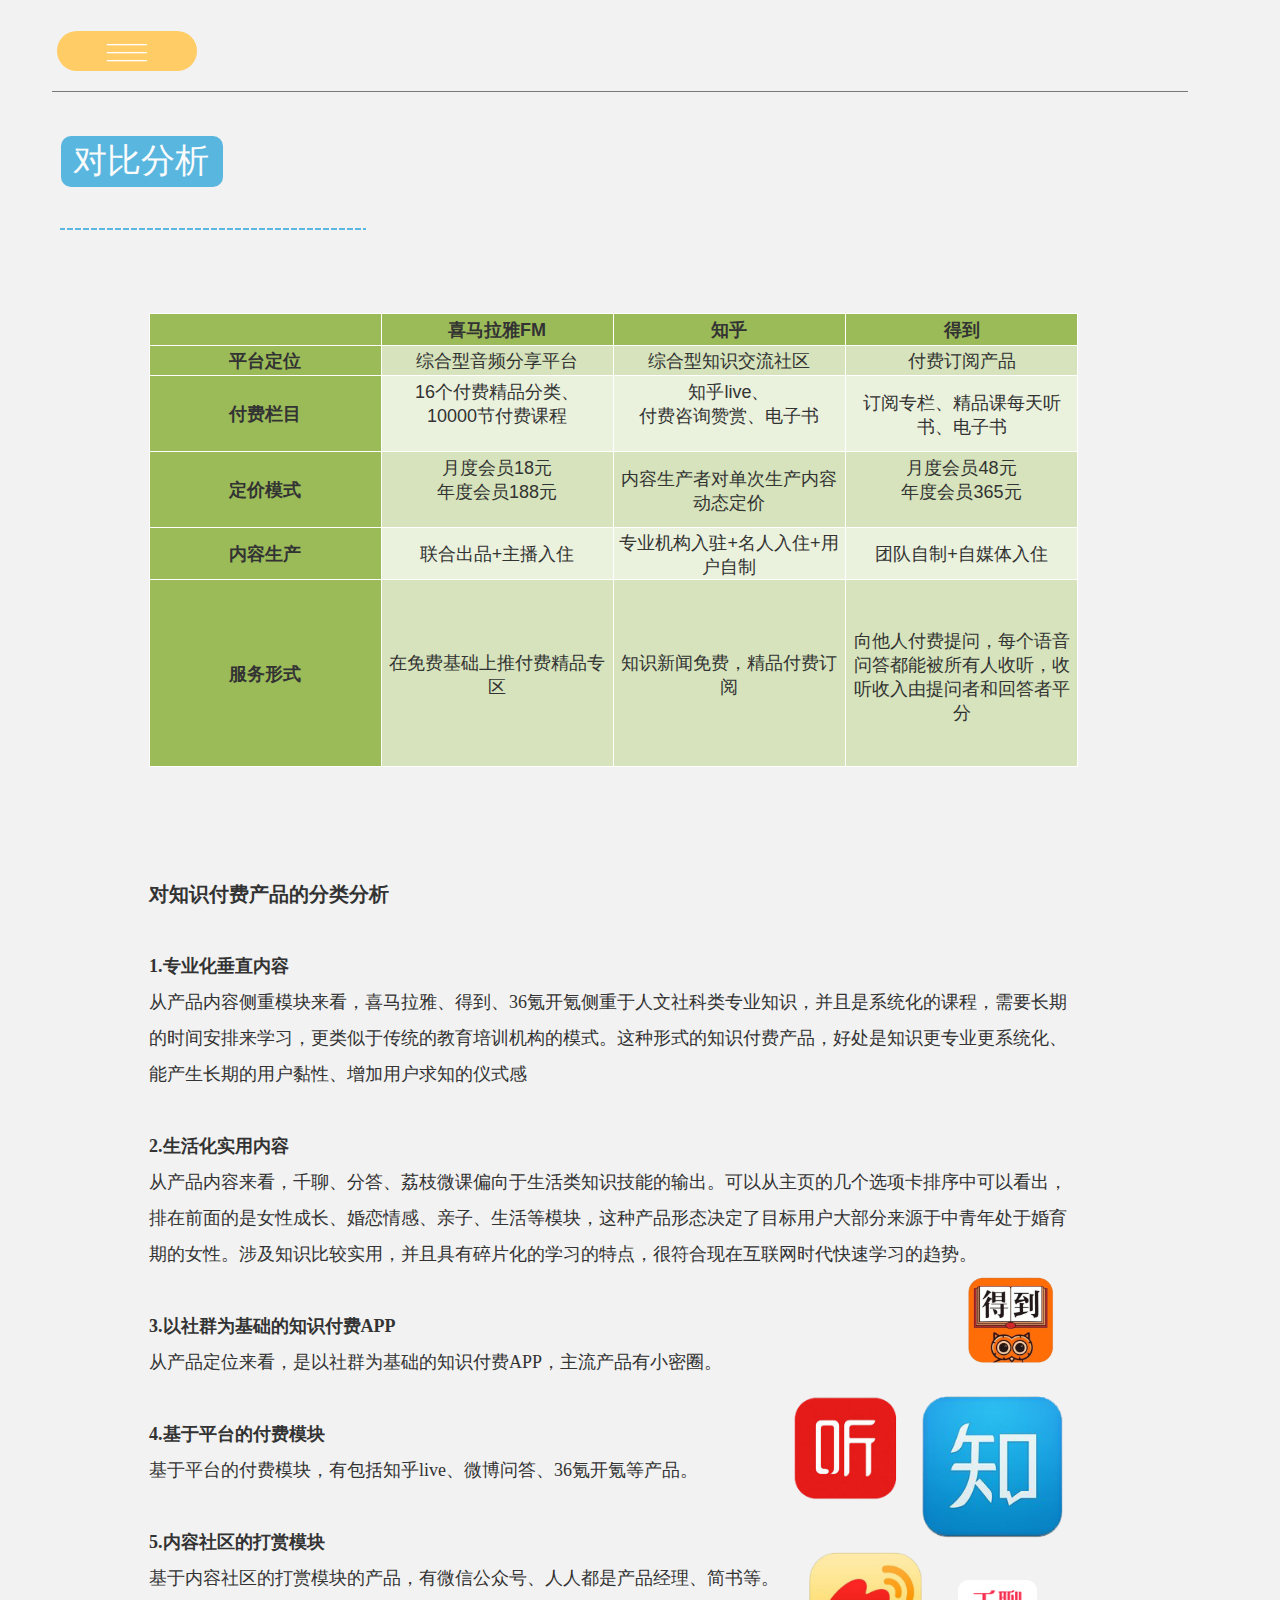
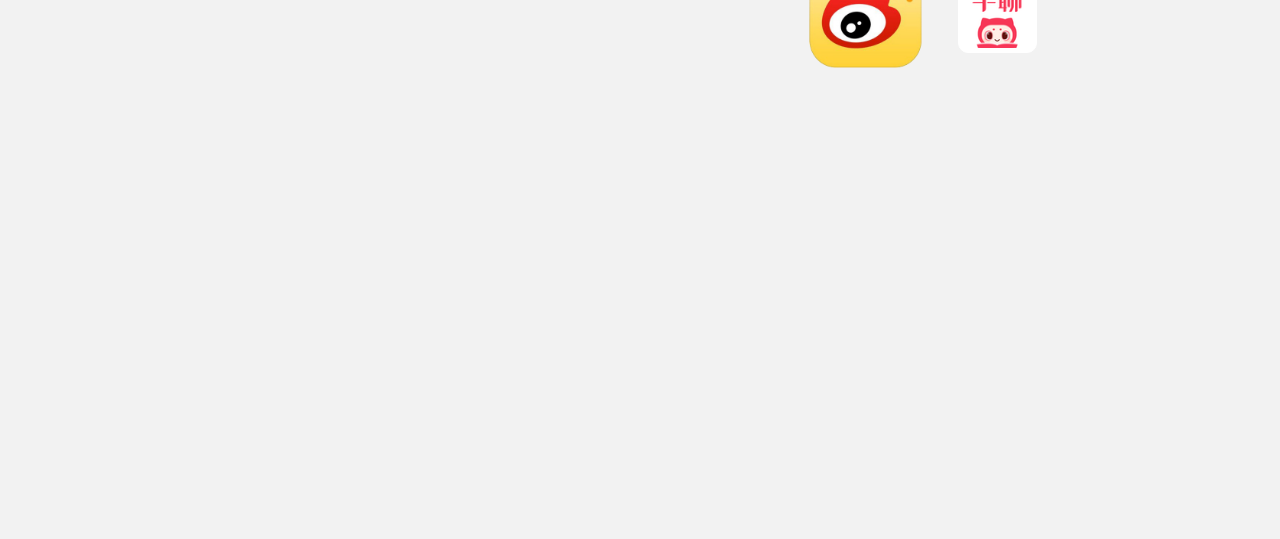
<file: 对比分析.html>
﻿<!DOCTYPE html>
<html>
  <head>
    <title>对比分析</title>
    <meta http-equiv="X-UA-Compatible" content="IE=edge"/>
    <meta http-equiv="content-type" content="text/html; charset=utf-8"/>
    <meta name="apple-mobile-web-app-capable" content="yes"/>
    <link href="resources/css/jquery-ui-themes.css" type="text/css" rel="stylesheet"/>
    <link href="resources/css/axure_rp_page.css" type="text/css" rel="stylesheet"/>
    <link href="data/styles.css" type="text/css" rel="stylesheet"/>
    <link href="files/对比分析/styles.css" type="text/css" rel="stylesheet"/>
    <script src="resources/scripts/jquery-1.7.1.min.js"></script>
    <script src="resources/scripts/jquery-ui-1.8.10.custom.min.js"></script>
    <script src="resources/scripts/axure/axQuery.js"></script>
    <script src="resources/scripts/axure/globals.js"></script>
    <script src="resources/scripts/axutils.js"></script>
    <script src="resources/scripts/axure/annotation.js"></script>
    <script src="resources/scripts/axure/axQuery.std.js"></script>
    <script src="resources/scripts/axure/doc.js"></script>
    <script src="data/document.js"></script>
    <script src="resources/scripts/messagecenter.js"></script>
    <script src="resources/scripts/axure/events.js"></script>
    <script src="resources/scripts/axure/recording.js"></script>
    <script src="resources/scripts/axure/action.js"></script>
    <script src="resources/scripts/axure/expr.js"></script>
    <script src="resources/scripts/axure/geometry.js"></script>
    <script src="resources/scripts/axure/flyout.js"></script>
    <script src="resources/scripts/axure/ie.js"></script>
    <script src="resources/scripts/axure/model.js"></script>
    <script src="resources/scripts/axure/repeater.js"></script>
    <script src="resources/scripts/axure/sto.js"></script>
    <script src="resources/scripts/axure/utils.temp.js"></script>
    <script src="resources/scripts/axure/variables.js"></script>
    <script src="resources/scripts/axure/drag.js"></script>
    <script src="resources/scripts/axure/move.js"></script>
    <script src="resources/scripts/axure/visibility.js"></script>
    <script src="resources/scripts/axure/style.js"></script>
    <script src="resources/scripts/axure/adaptive.js"></script>
    <script src="resources/scripts/axure/tree.js"></script>
    <script src="resources/scripts/axure/init.temp.js"></script>
    <script src="files/对比分析/data.js"></script>
    <script src="resources/scripts/axure/legacy.js"></script>
    <script src="resources/scripts/axure/viewer.js"></script>
    <script src="resources/scripts/axure/math.js"></script>
    <script type="text/javascript">
      $axure.utils.getTransparentGifPath = function() { return 'resources/images/transparent.gif'; };
      $axure.utils.getOtherPath = function() { return 'resources/Other.html'; };
      $axure.utils.getReloadPath = function() { return 'resources/reload.html'; };
    </script>
  </head>
  <body>
    <div id="base" class="">

      <!-- Unnamed (矩形) -->
      <div id="u796" class="ax_default box_1">
        <div id="u796_div" class=""></div>
        <!-- Unnamed () -->
        <div id="u797" class="text" style="display: none; visibility: hidden">
          <p><span></span></p>
        </div>
      </div>

      <!-- Unnamed (图片) -->
      <div id="u798" class="ax_default _图片">
        <img id="u798_img" class="img " src="images/行业发展历程/u111.png"/>
        <!-- Unnamed () -->
        <div id="u799" class="text" style="display: none; visibility: hidden">
          <p><span></span></p>
        </div>
      </div>

      <!-- Unnamed (表格) -->
      <div id="u800" class="ax_default">

        <!-- Unnamed (单元格) -->
        <div id="u801" class="ax_default table_cell">
          <img id="u801_img" class="img " src="images/对比分析/u801.png"/>
          <!-- Unnamed () -->
          <div id="u802" class="text" style="display: none; visibility: hidden">
            <p><span></span></p>
          </div>
        </div>

        <!-- Unnamed (单元格) -->
        <div id="u803" class="ax_default table_cell">
          <img id="u803_img" class="img " src="images/对比分析/u801.png"/>
          <!-- Unnamed () -->
          <div id="u804" class="text" style="visibility: visible;">
            <p><span>喜马拉雅FM</span></p>
          </div>
        </div>

        <!-- Unnamed (单元格) -->
        <div id="u805" class="ax_default table_cell">
          <img id="u805_img" class="img " src="images/对比分析/u801.png"/>
          <!-- Unnamed () -->
          <div id="u806" class="text" style="visibility: visible;">
            <p><span>知乎</span></p>
          </div>
        </div>

        <!-- Unnamed (单元格) -->
        <div id="u807" class="ax_default table_cell">
          <img id="u807_img" class="img " src="images/对比分析/u807.png"/>
          <!-- Unnamed () -->
          <div id="u808" class="text" style="visibility: visible;">
            <p><span>得到</span></p>
          </div>
        </div>

        <!-- Unnamed (单元格) -->
        <div id="u809" class="ax_default table_cell">
          <img id="u809_img" class="img " src="images/对比分析/u809.png"/>
          <!-- Unnamed () -->
          <div id="u810" class="text" style="visibility: visible;">
            <p><span>平台定位</span></p>
          </div>
        </div>

        <!-- Unnamed (单元格) -->
        <div id="u811" class="ax_default table_cell">
          <img id="u811_img" class="img " src="images/对比分析/u811.png"/>
          <!-- Unnamed () -->
          <div id="u812" class="text" style="visibility: visible;">
            <p><span>综合型音频分享平台</span></p>
          </div>
        </div>

        <!-- Unnamed (单元格) -->
        <div id="u813" class="ax_default table_cell">
          <img id="u813_img" class="img " src="images/对比分析/u811.png"/>
          <!-- Unnamed () -->
          <div id="u814" class="text" style="visibility: visible;">
            <p><span>综合型知识交流社区</span></p>
          </div>
        </div>

        <!-- Unnamed (单元格) -->
        <div id="u815" class="ax_default table_cell">
          <img id="u815_img" class="img " src="images/对比分析/u815.png"/>
          <!-- Unnamed () -->
          <div id="u816" class="text" style="visibility: visible;">
            <p><span>付费订阅产品</span></p>
          </div>
        </div>

        <!-- Unnamed (单元格) -->
        <div id="u817" class="ax_default table_cell">
          <img id="u817_img" class="img " src="images/对比分析/u817.png"/>
          <!-- Unnamed () -->
          <div id="u818" class="text" style="visibility: visible;">
            <p><span>付费栏目</span></p>
          </div>
        </div>

        <!-- Unnamed (单元格) -->
        <div id="u819" class="ax_default table_cell">
          <img id="u819_img" class="img " src="images/对比分析/u819.png"/>
          <!-- Unnamed () -->
          <div id="u820" class="text" style="visibility: visible;">
            <p><span>16个付费精品分类、</span></p><p><span>10000节付费课程</span></p><p><span><br></span></p>
          </div>
        </div>

        <!-- Unnamed (单元格) -->
        <div id="u821" class="ax_default table_cell">
          <img id="u821_img" class="img " src="images/对比分析/u819.png"/>
          <!-- Unnamed () -->
          <div id="u822" class="text" style="visibility: visible;">
            <p><span>知乎live、</span></p><p><span>付费咨询赞赏、电子书</span></p><p><span><br></span></p>
          </div>
        </div>

        <!-- Unnamed (单元格) -->
        <div id="u823" class="ax_default table_cell">
          <img id="u823_img" class="img " src="images/对比分析/u823.png"/>
          <!-- Unnamed () -->
          <div id="u824" class="text" style="visibility: visible;">
            <p><span>订阅专栏、精品课每天听书、电子书</span></p>
          </div>
        </div>

        <!-- Unnamed (单元格) -->
        <div id="u825" class="ax_default table_cell">
          <img id="u825_img" class="img " src="images/对比分析/u817.png"/>
          <!-- Unnamed () -->
          <div id="u826" class="text" style="visibility: visible;">
            <p><span>定价模式</span></p>
          </div>
        </div>

        <!-- Unnamed (单元格) -->
        <div id="u827" class="ax_default table_cell">
          <img id="u827_img" class="img " src="images/对比分析/u827.png"/>
          <!-- Unnamed () -->
          <div id="u828" class="text" style="visibility: visible;">
            <p><span>月度会员18元</span></p><p><span>年度会员188元</span></p><p><span><br></span></p>
          </div>
        </div>

        <!-- Unnamed (单元格) -->
        <div id="u829" class="ax_default table_cell">
          <img id="u829_img" class="img " src="images/对比分析/u827.png"/>
          <!-- Unnamed () -->
          <div id="u830" class="text" style="visibility: visible;">
            <p><span>内容生产者对单次生产内容动态定价</span></p>
          </div>
        </div>

        <!-- Unnamed (单元格) -->
        <div id="u831" class="ax_default table_cell">
          <img id="u831_img" class="img " src="images/对比分析/u831.png"/>
          <!-- Unnamed () -->
          <div id="u832" class="text" style="visibility: visible;">
            <p><span>月度会员48元</span></p><p><span>年度会员365元</span></p><p><span><br></span></p>
          </div>
        </div>

        <!-- Unnamed (单元格) -->
        <div id="u833" class="ax_default table_cell">
          <img id="u833_img" class="img " src="images/对比分析/u833.png"/>
          <!-- Unnamed () -->
          <div id="u834" class="text" style="visibility: visible;">
            <p><span>内容生产</span></p>
          </div>
        </div>

        <!-- Unnamed (单元格) -->
        <div id="u835" class="ax_default table_cell">
          <img id="u835_img" class="img " src="images/对比分析/u835.png"/>
          <!-- Unnamed () -->
          <div id="u836" class="text" style="visibility: visible;">
            <p><span>联合出品+主播入住</span></p>
          </div>
        </div>

        <!-- Unnamed (单元格) -->
        <div id="u837" class="ax_default table_cell">
          <img id="u837_img" class="img " src="images/对比分析/u835.png"/>
          <!-- Unnamed () -->
          <div id="u838" class="text" style="visibility: visible;">
            <p><span>专业机构入驻+名人入住+用户自制</span></p>
          </div>
        </div>

        <!-- Unnamed (单元格) -->
        <div id="u839" class="ax_default table_cell">
          <img id="u839_img" class="img " src="images/对比分析/u839.png"/>
          <!-- Unnamed () -->
          <div id="u840" class="text" style="visibility: visible;">
            <p><span>团队自制+自媒体入住</span></p>
          </div>
        </div>

        <!-- Unnamed (单元格) -->
        <div id="u841" class="ax_default table_cell">
          <img id="u841_img" class="img " src="images/对比分析/u841.png"/>
          <!-- Unnamed () -->
          <div id="u842" class="text" style="visibility: visible;">
            <p><span>服务形式</span></p>
          </div>
        </div>

        <!-- Unnamed (单元格) -->
        <div id="u843" class="ax_default table_cell">
          <img id="u843_img" class="img " src="images/对比分析/u843.png"/>
          <!-- Unnamed () -->
          <div id="u844" class="text" style="visibility: visible;">
            <p><span>在免费基础上推付费精品专区</span></p>
          </div>
        </div>

        <!-- Unnamed (单元格) -->
        <div id="u845" class="ax_default table_cell">
          <img id="u845_img" class="img " src="images/对比分析/u843.png"/>
          <!-- Unnamed () -->
          <div id="u846" class="text" style="visibility: visible;">
            <p><span>知识新闻免费，精品付费订阅</span></p>
          </div>
        </div>

        <!-- Unnamed (单元格) -->
        <div id="u847" class="ax_default table_cell">
          <img id="u847_img" class="img " src="images/对比分析/u847.png"/>
          <!-- Unnamed () -->
          <div id="u848" class="text" style="visibility: visible;">
            <p><span>向他人付费提问，每个语音问答都能被所有人收听，收听收入由提问者和回答者平分</span></p>
          </div>
        </div>
      </div>

      <!-- Unnamed (矩形) -->
      <div id="u849" class="ax_default label">
        <div id="u849_div" class=""></div>
        <!-- Unnamed () -->
        <div id="u850" class="text" style="visibility: visible;">
          <p style="font-size:20px;"><span style="font-family:'微软雅黑 Bold', '微软雅黑 Regular', '微软雅黑';font-weight:700;">对知识付费产品的分类分析</span></p><p style="font-size:18px;"><span style="font-family:'微软雅黑 Bold', '微软雅黑 Regular', '微软雅黑';font-weight:700;"><br></span></p><p style="font-size:18px;"><span style="font-family:'微软雅黑 Bold', '微软雅黑 Regular', '微软雅黑';font-weight:700;">1.专业化垂直内容</span></p><p style="font-size:18px;"><span style="font-family:'微软雅黑';font-weight:400;font-style:normal;">从产品内容侧重模块来看，喜马拉雅、得到、36氪开氪侧重于人文社科类专业知识，并且是系统化的课程，需要长期的时间安排来学习，更类似于传统的教育培训机构的模式。这种形式的知识付费产品，好处是知识更专业更系统化、能产生长期的用户黏性、增加用户求知的仪式感</span></p><p style="font-size:18px;"><span style="font-family:'微软雅黑';font-weight:400;font-style:normal;"><br></span></p><p style="font-size:18px;"><span style="font-family:'微软雅黑 Bold', '微软雅黑 Regular', '微软雅黑';font-weight:700;">2.生活化实用内容</span></p><p style="font-size:18px;"><span style="font-family:'微软雅黑';font-weight:400;font-style:normal;">从产品内容来看，千聊、分答、荔枝微课偏向于生活类知识技能的输出。可以从主页的几个选项卡排序中可以看出，排在前面的是女性成长、婚恋情感、亲子、生活等模块，这种产品形态决定了目标用户大部分来源于中青年处于婚育期的女性。涉及知识比较实用，并且具有碎片化的学习的特点，很符合现在互联网时代快速学习的趋势。</span></p><p style="font-size:18px;"><span style="font-family:'微软雅黑';font-weight:400;font-style:normal;"><br></span></p><p style="font-size:18px;"><span style="font-family:'微软雅黑 Bold', '微软雅黑 Regular', '微软雅黑';font-weight:700;">3.以社群为基础的知识付费APP</span></p><p style="font-size:18px;"><span style="font-family:'微软雅黑';font-weight:400;font-style:normal;">从产品定位来看，是以社群为基础的知识付费APP，主流产品有小密圈。</span></p><p style="font-size:18px;"><span style="font-family:'微软雅黑';font-weight:400;font-style:normal;"><br></span></p><p style="font-size:18px;"><span style="font-family:'微软雅黑 Bold', '微软雅黑 Regular', '微软雅黑';font-weight:700;">4.基于平台的付费模块</span></p><p style="font-size:18px;"><span style="font-family:'微软雅黑';font-weight:400;font-style:normal;">基于平台的付费模块，有包括知乎live、微博问答、36氪开氪等产品。</span></p><p style="font-size:18px;"><span style="font-family:'微软雅黑';font-weight:400;font-style:normal;"><br></span></p><p style="font-size:18px;"><span style="font-family:'微软雅黑 Bold', '微软雅黑 Regular', '微软雅黑';font-weight:700;">5.内容社区的打赏模块</span></p><p style="font-size:18px;"><span style="font-family:'微软雅黑';font-weight:400;font-style:normal;">基于内容社区的打赏模块的产品，有微信公众号、人人都是产品经理、简书等。</span></p><p style="font-size:18px;"><span style="font-family:'Arial Normal', 'Arial';font-weight:400;"><br></span></p>
        </div>
      </div>

      <!-- Unnamed (矩形) -->
      <div id="u851" class="ax_default label">
        <div id="u851_div" class=""></div>
        <!-- Unnamed () -->
        <div id="u852" class="text" style="visibility: visible;">
          <p><span>对比分析</span></p>
        </div>
      </div>

      <!-- Unnamed (水平线) -->
      <div id="u853" class="ax_default line">
        <img id="u853_img" class="img " src="images/行业驱动力/u48.png"/>
        <!-- Unnamed () -->
        <div id="u854" class="text" style="display: none; visibility: hidden">
          <p><span></span></p>
        </div>
      </div>

      <!-- Unnamed (矩形) -->
      <div id="u855" class="ax_default label">
        <div id="u855_div" class=""></div>
        <!-- Unnamed () -->
        <div id="u856" class="text" style="display: none; visibility: hidden">
          <p><span></span></p>
        </div>
      </div>

      <!-- Unnamed (图片) -->
      <div id="u857" class="ax_default _图片">
        <img id="u857_img" class="img " src="images/行业发展历程/u129.png"/>
        <!-- Unnamed () -->
        <div id="u858" class="text" style="display: none; visibility: hidden">
          <p><span></span></p>
        </div>
      </div>

      <!-- Unnamed (图片) -->
      <div id="u859" class="ax_default _图片">
        <img id="u859_img" class="img " src="images/行业发展历程/u161.png"/>
        <!-- Unnamed () -->
        <div id="u860" class="text" style="display: none; visibility: hidden">
          <p><span></span></p>
        </div>
      </div>

      <!-- Unnamed (图片) -->
      <div id="u861" class="ax_default _图片">
        <img id="u861_img" class="img " src="images/行业发展历程/u109.png"/>
        <!-- Unnamed () -->
        <div id="u862" class="text" style="display: none; visibility: hidden">
          <p><span></span></p>
        </div>
      </div>

      <!-- Unnamed (图片) -->
      <div id="u863" class="ax_default _图片">
        <img id="u863_img" class="img " src="images/行业发展历程/u133.png"/>
        <!-- Unnamed () -->
        <div id="u864" class="text" style="display: none; visibility: hidden">
          <p><span></span></p>
        </div>
      </div>

      <!-- Unnamed (矩形) -->
      <div id="u865" class="ax_default label">
        <div id="u865_div" class=""></div>
        <!-- Unnamed () -->
        <div id="u866" class="text" style="display: none; visibility: hidden">
          <p><span></span></p>
        </div>
      </div>

      <!-- 典型平台 (矩形) -->
      <div id="u867" class="ax_default button" data-label="典型平台">
        <div id="u867_div" class=""></div>
        <!-- Unnamed () -->
        <div id="u868" class="text" style="visibility: visible;">
          <p><span>典型平台</span></p>
        </div>
      </div>

      <!-- Unnamed (水平线) -->
      <div id="u869" class="ax_default line">
        <img id="u869_img" class="img " src="images/行业驱动力/u68.png"/>
        <!-- Unnamed () -->
        <div id="u870" class="text" style="display: none; visibility: hidden">
          <p><span></span></p>
        </div>
      </div>

      <!-- 目录 (矩形) -->
      <div id="u871" class="ax_default primary_button" data-label="目录">
        <div id="u871_div" class=""></div>
        <!-- Unnamed () -->
        <div id="u872" class="text" style="visibility: visible;">
          <p><span>——</span></p><p><span>——</span></p><p><span>——</span></p>
        </div>
      </div>

      <!-- 行业驱动力 (矩形) -->
      <div id="u873" class="ax_default button" data-label="行业驱动力">
        <div id="u873_div" class=""></div>
        <!-- Unnamed () -->
        <div id="u874" class="text" style="visibility: visible;">
          <p><span>行业驱动力</span></p>
        </div>
      </div>

      <!-- 行业发展历程 (矩形) -->
      <div id="u875" class="ax_default button" data-label="行业发展历程">
        <div id="u875_div" class=""></div>
        <!-- Unnamed () -->
        <div id="u876" class="text" style="visibility: visible;">
          <p><span>行业发展历程</span></p>
        </div>
      </div>

      <!-- 发展现状 (矩形) -->
      <div id="u877" class="ax_default button" data-label="发展现状">
        <div id="u877_div" class=""></div>
        <!-- Unnamed () -->
        <div id="u878" class="text" style="visibility: visible;">
          <p><span>发展现状/趋势</span></p>
        </div>
      </div>

      <!-- Unnamed (形状) -->
      <div id="u879" class="ax_default icon">
        <img id="u879_img" class="img " src="images/行业驱动力/u78.png"/>
        <!-- Unnamed () -->
        <div id="u880" class="text" style="display: none; visibility: hidden">
          <p><span></span></p>
        </div>
      </div>

      <!-- 目录遮盖 (矩形) -->
      <div id="u881" class="ax_default box_1" data-label="目录遮盖">
        <div id="u881_div" class=""></div>
        <!-- Unnamed () -->
        <div id="u882" class="text" style="display: none; visibility: hidden">
          <p><span></span></p>
        </div>
      </div>

      <!-- 二级菜单 (组合) -->
      <div id="u883" class="ax_default ax_default_hidden" data-label="二级菜单" style="display: none; visibility: hidden">

        <!-- 喜马拉雅FM (矩形) -->
        <div id="u884" class="ax_default button" data-label="喜马拉雅FM">
          <img id="u884_img" class="img " src="images/首页/喜马拉雅fm_u28.png"/>
          <!-- Unnamed () -->
          <div id="u885" class="text" style="visibility: visible;">
            <p><span>喜马拉雅FM</span></p>
          </div>
        </div>

        <!-- 知乎 (矩形) -->
        <div id="u886" class="ax_default button" data-label="知乎">
          <img id="u886_img" class="img " src="images/首页/喜马拉雅fm_u28.png"/>
          <!-- Unnamed () -->
          <div id="u887" class="text" style="visibility: visible;">
            <p><span>知乎</span></p>
          </div>
        </div>

        <!-- 得到 (矩形) -->
        <div id="u888" class="ax_default button" data-label="得到">
          <img id="u888_img" class="img " src="images/首页/喜马拉雅fm_u28.png"/>
          <!-- Unnamed () -->
          <div id="u889" class="text" style="visibility: visible;">
            <p><span>得到</span></p>
          </div>
        </div>

        <!-- 对比分析 (矩形) -->
        <div id="u890" class="ax_default button" data-label="对比分析">
          <img id="u890_img" class="img " src="images/首页/喜马拉雅fm_u28.png"/>
          <!-- Unnamed () -->
          <div id="u891" class="text" style="visibility: visible;">
            <p><span>对比分析</span></p>
          </div>
        </div>
      </div>
    </div>
  </body>
</html>
</file>
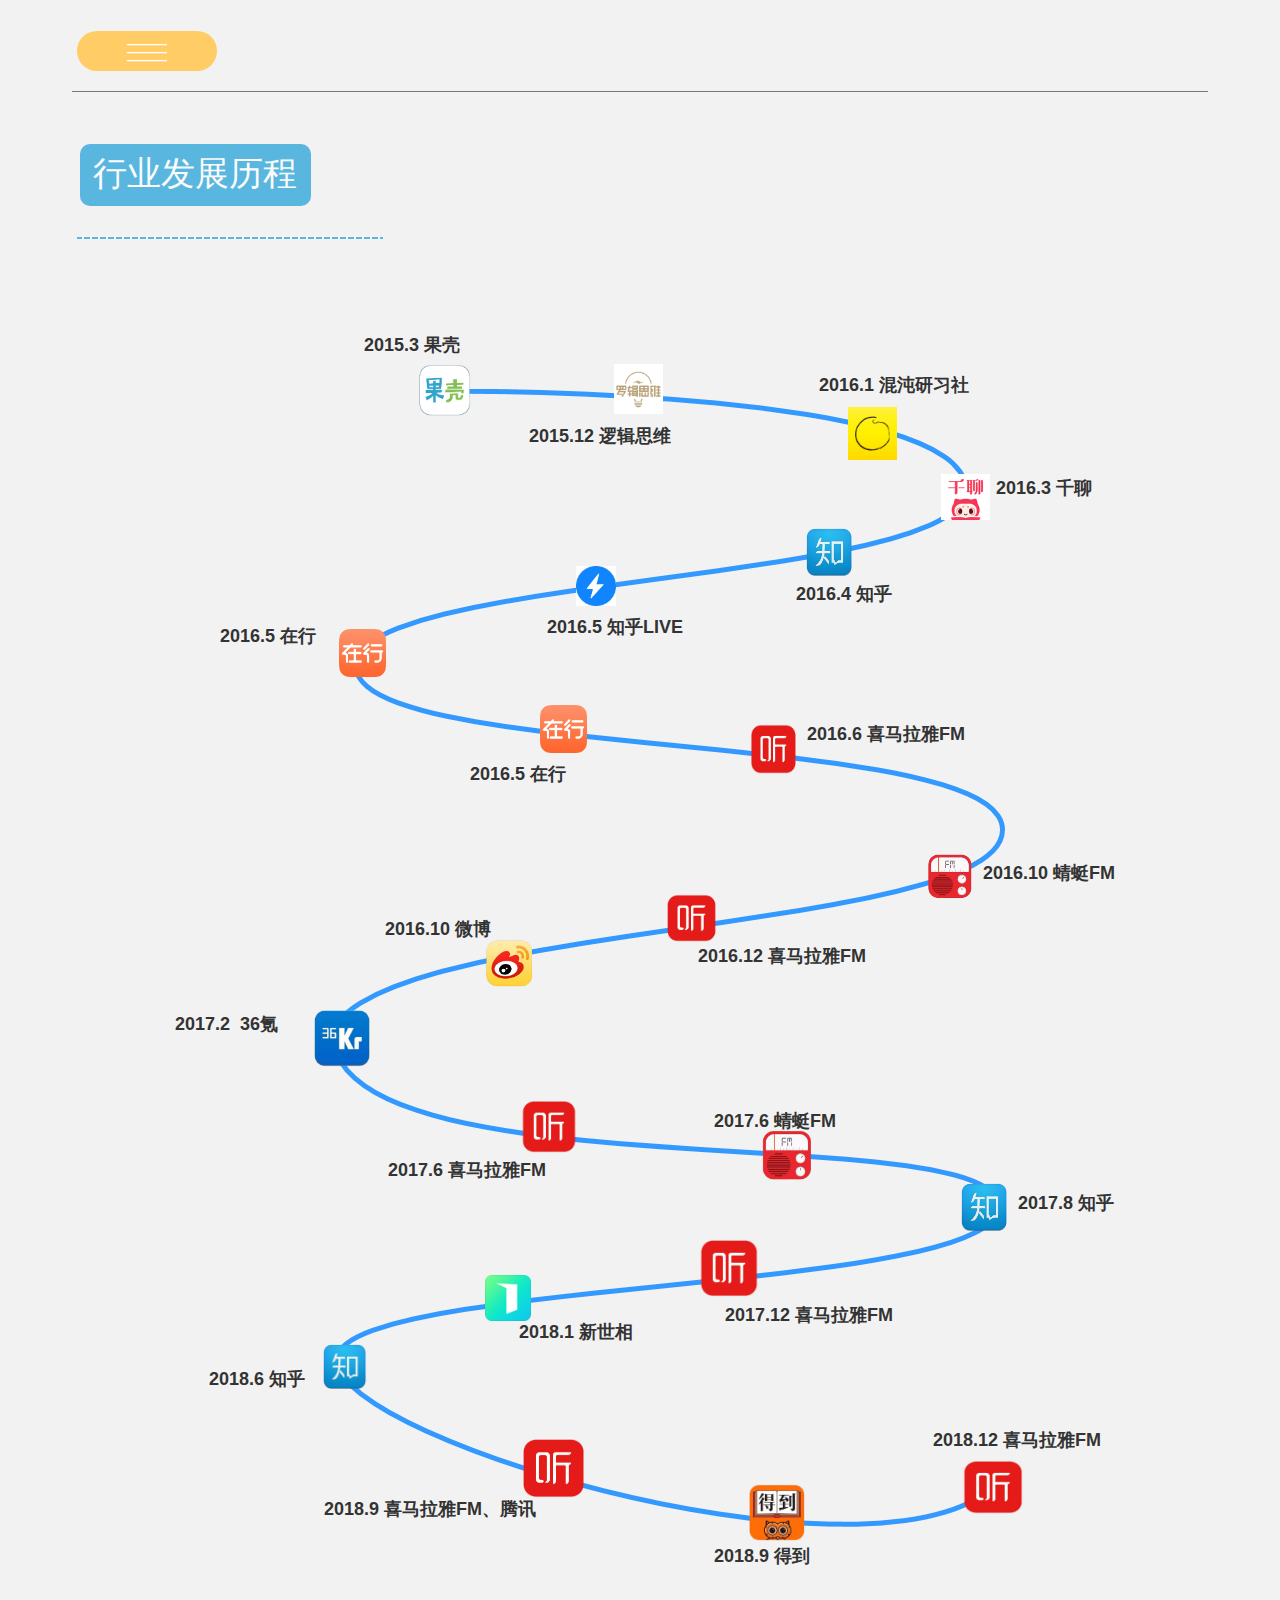
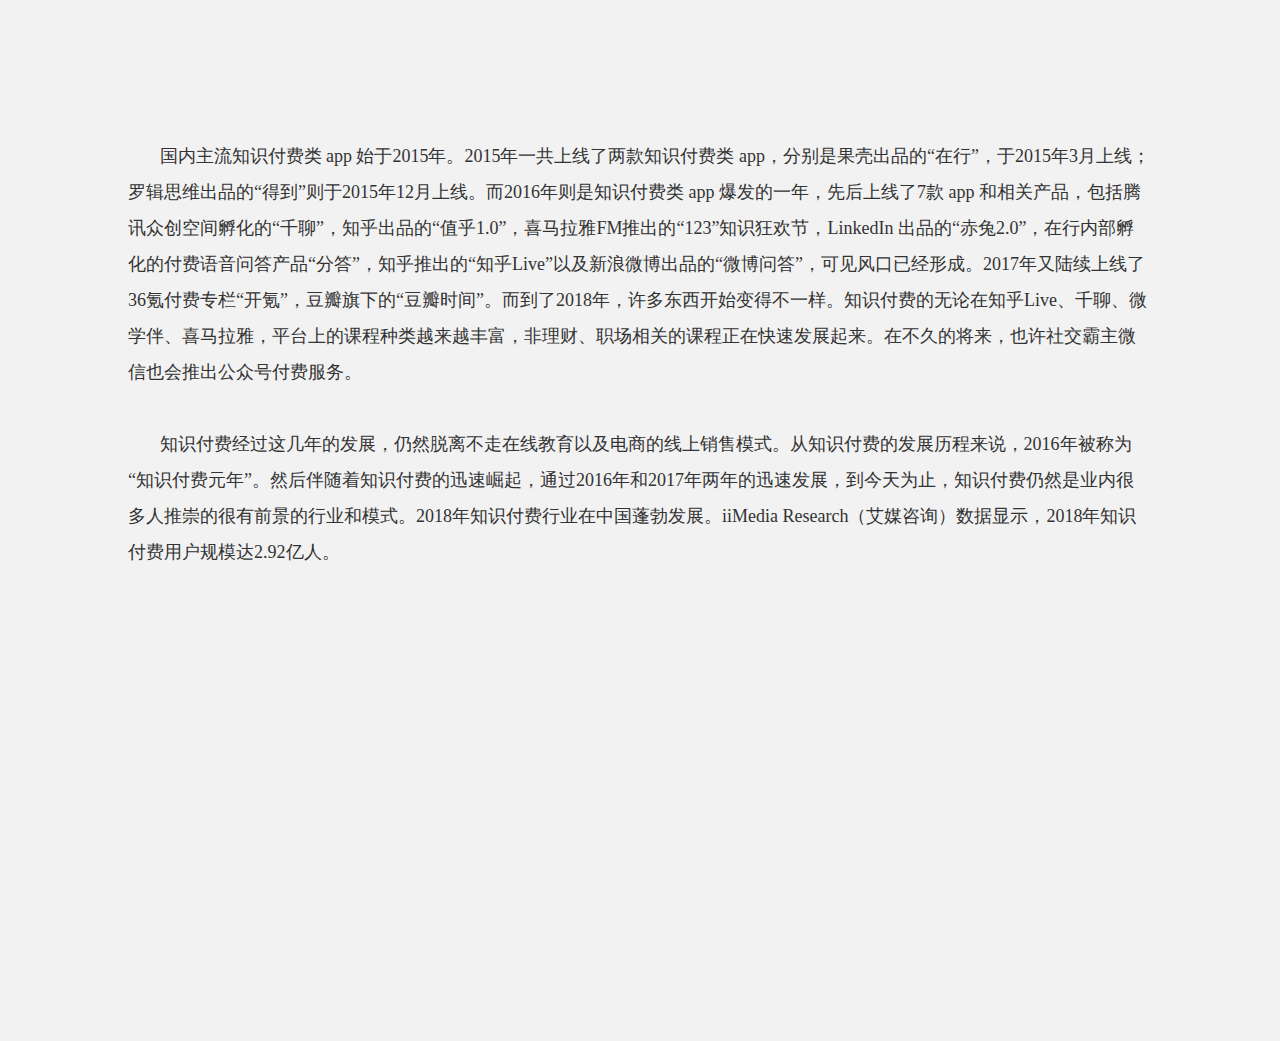
<file: 行业发展历程.html>
﻿<!DOCTYPE html>
<html>
  <head>
    <title>行业发展历程</title>
    <meta http-equiv="X-UA-Compatible" content="IE=edge"/>
    <meta http-equiv="content-type" content="text/html; charset=utf-8"/>
    <meta name="apple-mobile-web-app-capable" content="yes"/>
    <link href="resources/css/jquery-ui-themes.css" type="text/css" rel="stylesheet"/>
    <link href="resources/css/axure_rp_page.css" type="text/css" rel="stylesheet"/>
    <link href="data/styles.css" type="text/css" rel="stylesheet"/>
    <link href="files/行业发展历程/styles.css" type="text/css" rel="stylesheet"/>
    <script src="resources/scripts/jquery-1.7.1.min.js"></script>
    <script src="resources/scripts/jquery-ui-1.8.10.custom.min.js"></script>
    <script src="resources/scripts/axure/axQuery.js"></script>
    <script src="resources/scripts/axure/globals.js"></script>
    <script src="resources/scripts/axutils.js"></script>
    <script src="resources/scripts/axure/annotation.js"></script>
    <script src="resources/scripts/axure/axQuery.std.js"></script>
    <script src="resources/scripts/axure/doc.js"></script>
    <script src="data/document.js"></script>
    <script src="resources/scripts/messagecenter.js"></script>
    <script src="resources/scripts/axure/events.js"></script>
    <script src="resources/scripts/axure/recording.js"></script>
    <script src="resources/scripts/axure/action.js"></script>
    <script src="resources/scripts/axure/expr.js"></script>
    <script src="resources/scripts/axure/geometry.js"></script>
    <script src="resources/scripts/axure/flyout.js"></script>
    <script src="resources/scripts/axure/ie.js"></script>
    <script src="resources/scripts/axure/model.js"></script>
    <script src="resources/scripts/axure/repeater.js"></script>
    <script src="resources/scripts/axure/sto.js"></script>
    <script src="resources/scripts/axure/utils.temp.js"></script>
    <script src="resources/scripts/axure/variables.js"></script>
    <script src="resources/scripts/axure/drag.js"></script>
    <script src="resources/scripts/axure/move.js"></script>
    <script src="resources/scripts/axure/visibility.js"></script>
    <script src="resources/scripts/axure/style.js"></script>
    <script src="resources/scripts/axure/adaptive.js"></script>
    <script src="resources/scripts/axure/tree.js"></script>
    <script src="resources/scripts/axure/init.temp.js"></script>
    <script src="files/行业发展历程/data.js"></script>
    <script src="resources/scripts/axure/legacy.js"></script>
    <script src="resources/scripts/axure/viewer.js"></script>
    <script src="resources/scripts/axure/math.js"></script>
    <script type="text/javascript">
      $axure.utils.getTransparentGifPath = function() { return 'resources/images/transparent.gif'; };
      $axure.utils.getOtherPath = function() { return 'resources/Other.html'; };
      $axure.utils.getReloadPath = function() { return 'resources/reload.html'; };
    </script>
  </head>
  <body>
    <div id="base" class="">

      <!-- 典型平台 (矩形) -->
      <div id="u91" class="ax_default button" data-label="典型平台">
        <div id="u91_div" class=""></div>
        <!-- Unnamed () -->
        <div id="u92" class="text" style="visibility: visible;">
          <p><span>典型平台</span></p>
        </div>
      </div>

      <!-- Unnamed (形状) -->
      <div id="u93" class="ax_default line">
        <img id="u93_img" class="img " src="images/行业发展历程/u93.png"/>
        <!-- Unnamed () -->
        <div id="u94" class="text" style="display: none; visibility: hidden">
          <p><span></span></p>
        </div>
      </div>

      <!-- Unnamed (图片) -->
      <div id="u95" class="ax_default _图片">
        <img id="u95_img" class="img " src="images/行业发展历程/u95.png"/>
        <!-- Unnamed () -->
        <div id="u96" class="text" style="display: none; visibility: hidden">
          <p><span></span></p>
        </div>
      </div>

      <!-- Unnamed (矩形) -->
      <div id="u97" class="ax_default label">
        <div id="u97_div" class=""></div>
        <!-- Unnamed () -->
        <div id="u98" class="text" style="visibility: visible;">
          <p><span>2015.3 果壳</span></p>
        </div>
      </div>

      <!-- Unnamed (图片) -->
      <div id="u99" class="ax_default _图片">
        <img id="u99_img" class="img " src="images/行业发展历程/u99.png"/>
        <!-- Unnamed () -->
        <div id="u100" class="text" style="display: none; visibility: hidden">
          <p><span></span></p>
        </div>
      </div>

      <!-- Unnamed (矩形) -->
      <div id="u101" class="ax_default label">
        <div id="u101_div" class=""></div>
        <!-- Unnamed () -->
        <div id="u102" class="text" style="visibility: visible;">
          <p><span>2015.12 逻辑思维</span></p><p><span><br></span></p>
        </div>
      </div>

      <!-- Unnamed (图片) -->
      <div id="u103" class="ax_default _图片">
        <img id="u103_img" class="img " src="images/行业发展历程/u103.png"/>
        <!-- Unnamed () -->
        <div id="u104" class="text" style="display: none; visibility: hidden">
          <p><span></span></p>
        </div>
      </div>

      <!-- Unnamed (图片) -->
      <div id="u105" class="ax_default _图片">
        <img id="u105_img" class="img " src="images/行业发展历程/u103.png"/>
        <!-- Unnamed () -->
        <div id="u106" class="text" style="display: none; visibility: hidden">
          <p><span></span></p>
        </div>
      </div>

      <!-- Unnamed (图片) -->
      <div id="u107" class="ax_default _图片">
        <img id="u107_img" class="img " src="images/行业发展历程/u107.jpg"/>
        <!-- Unnamed () -->
        <div id="u108" class="text" style="display: none; visibility: hidden">
          <p><span></span></p>
        </div>
      </div>

      <!-- Unnamed (图片) -->
      <div id="u109" class="ax_default _图片">
        <img id="u109_img" class="img " src="images/行业发展历程/u109.png"/>
        <!-- Unnamed () -->
        <div id="u110" class="text" style="display: none; visibility: hidden">
          <p><span></span></p>
        </div>
      </div>

      <!-- Unnamed (图片) -->
      <div id="u111" class="ax_default _图片">
        <img id="u111_img" class="img " src="images/行业发展历程/u111.png"/>
        <!-- Unnamed () -->
        <div id="u112" class="text" style="display: none; visibility: hidden">
          <p><span></span></p>
        </div>
      </div>

      <!-- Unnamed (图片) -->
      <div id="u113" class="ax_default _图片">
        <img id="u113_img" class="img " src="images/行业发展历程/u113.png"/>
        <!-- Unnamed () -->
        <div id="u114" class="text" style="display: none; visibility: hidden">
          <p><span></span></p>
        </div>
      </div>

      <!-- 混沌 (矩形) -->
      <div id="u115" class="ax_default label" data-label="混沌">
        <div id="u115_div" class=""></div>
        <!-- Unnamed () -->
        <div id="u116" class="text" style="visibility: visible;">
          <p><span>2016.1 混沌研习社</span></p>
        </div>
      </div>

      <!-- Unnamed (矩形) -->
      <div id="u117" class="ax_default label">
        <div id="u117_div" class=""></div>
        <!-- Unnamed () -->
        <div id="u118" class="text" style="visibility: visible;">
          <p><span>2016.3 千聊</span></p>
        </div>
      </div>

      <!-- Unnamed (矩形) -->
      <div id="u119" class="ax_default label">
        <div id="u119_div" class=""></div>
        <!-- Unnamed () -->
        <div id="u120" class="text" style="visibility: visible;">
          <p><span>2016.4 知乎</span></p>
        </div>
      </div>

      <!-- Unnamed (矩形) -->
      <div id="u121" class="ax_default label">
        <div id="u121_div" class=""></div>
        <!-- Unnamed () -->
        <div id="u122" class="text" style="visibility: visible;">
          <p><span>2016.5 在行</span></p>
        </div>
      </div>

      <!-- Unnamed (矩形) -->
      <div id="u123" class="ax_default label">
        <div id="u123_div" class=""></div>
        <!-- Unnamed () -->
        <div id="u124" class="text" style="visibility: visible;">
          <p><span>2016.5 在行</span></p>
        </div>
      </div>

      <!-- Unnamed (矩形) -->
      <div id="u125" class="ax_default label">
        <div id="u125_div" class=""></div>
        <!-- Unnamed () -->
        <div id="u126" class="text" style="visibility: visible;">
          <p><span>2016.5 知乎LIVE</span></p>
        </div>
      </div>

      <!-- Unnamed (图片) -->
      <div id="u127" class="ax_default _图片">
        <img id="u127_img" class="img " src="images/行业发展历程/u127.png"/>
        <!-- Unnamed () -->
        <div id="u128" class="text" style="display: none; visibility: hidden">
          <p><span></span></p>
        </div>
      </div>

      <!-- Unnamed (图片) -->
      <div id="u129" class="ax_default _图片">
        <img id="u129_img" class="img " src="images/行业发展历程/u129.png"/>
        <!-- Unnamed () -->
        <div id="u130" class="text" style="display: none; visibility: hidden">
          <p><span></span></p>
        </div>
      </div>

      <!-- Unnamed (图片) -->
      <div id="u131" class="ax_default _图片">
        <img id="u131_img" class="img " src="images/行业发展历程/u131.png"/>
        <!-- Unnamed () -->
        <div id="u132" class="text" style="display: none; visibility: hidden">
          <p><span></span></p>
        </div>
      </div>

      <!-- Unnamed (图片) -->
      <div id="u133" class="ax_default _图片">
        <img id="u133_img" class="img " src="images/行业发展历程/u133.png"/>
        <!-- Unnamed () -->
        <div id="u134" class="text" style="display: none; visibility: hidden">
          <p><span></span></p>
        </div>
      </div>

      <!-- Unnamed (图片) -->
      <div id="u135" class="ax_default _图片">
        <img id="u135_img" class="img " src="images/行业发展历程/u129.png"/>
        <!-- Unnamed () -->
        <div id="u136" class="text" style="display: none; visibility: hidden">
          <p><span></span></p>
        </div>
      </div>

      <!-- Unnamed (图片) -->
      <div id="u137" class="ax_default _图片">
        <img id="u137_img" class="img " src="images/行业发展历程/u127.png"/>
        <!-- Unnamed () -->
        <div id="u138" class="text" style="display: none; visibility: hidden">
          <p><span></span></p>
        </div>
      </div>

      <!-- Unnamed (图片) -->
      <div id="u139" class="ax_default _图片">
        <img id="u139_img" class="img " src="images/行业发展历程/u129.png"/>
        <!-- Unnamed () -->
        <div id="u140" class="text" style="display: none; visibility: hidden">
          <p><span></span></p>
        </div>
      </div>

      <!-- Unnamed (矩形) -->
      <div id="u141" class="ax_default label">
        <div id="u141_div" class=""></div>
        <!-- Unnamed () -->
        <div id="u142" class="text" style="visibility: visible;">
          <p><span>2017.12 喜马拉雅FM</span></p>
        </div>
      </div>

      <!-- Unnamed (矩形) -->
      <div id="u143" class="ax_default label">
        <div id="u143_div" class=""></div>
        <!-- Unnamed () -->
        <div id="u144" class="text" style="visibility: visible;">
          <p><span>2016.12 喜马拉雅FM</span></p>
        </div>
      </div>

      <!-- Unnamed (矩形) -->
      <div id="u145" class="ax_default label">
        <div id="u145_div" class=""></div>
        <!-- Unnamed () -->
        <div id="u146" class="text" style="visibility: visible;">
          <p><span>2016.10 蜻蜓FM</span></p>
        </div>
      </div>

      <!-- Unnamed (矩形) -->
      <div id="u147" class="ax_default label">
        <div id="u147_div" class=""></div>
        <!-- Unnamed () -->
        <div id="u148" class="text" style="visibility: visible;">
          <p><span>2016.6 喜马拉雅FM</span></p>
        </div>
      </div>

      <!-- Unnamed (矩形) -->
      <div id="u149" class="ax_default label">
        <div id="u149_div" class=""></div>
        <!-- Unnamed () -->
        <div id="u150" class="text" style="visibility: visible;">
          <p><span>2018.1 新世相</span></p>
        </div>
      </div>

      <!-- Unnamed (矩形) -->
      <div id="u151" class="ax_default label">
        <div id="u151_div" class=""></div>
        <!-- Unnamed () -->
        <div id="u152" class="text" style="visibility: visible;">
          <p><span>2016.10 微博</span></p>
        </div>
      </div>

      <!-- Unnamed (矩形) -->
      <div id="u153" class="ax_default label">
        <div id="u153_div" class=""></div>
        <!-- Unnamed () -->
        <div id="u154" class="text" style="visibility: visible;">
          <p><span>2017.8 知乎</span></p>
        </div>
      </div>

      <!-- Unnamed (矩形) -->
      <div id="u155" class="ax_default label">
        <div id="u155_div" class=""></div>
        <!-- Unnamed () -->
        <div id="u156" class="text" style="visibility: visible;">
          <p><span>2017.6 蜻蜓FM</span></p>
        </div>
      </div>

      <!-- Unnamed (矩形) -->
      <div id="u157" class="ax_default label">
        <div id="u157_div" class=""></div>
        <!-- Unnamed () -->
        <div id="u158" class="text" style="visibility: visible;">
          <p><span>2017.6 喜马拉雅FM</span></p>
        </div>
      </div>

      <!-- Unnamed (矩形) -->
      <div id="u159" class="ax_default label">
        <div id="u159_div" class=""></div>
        <!-- Unnamed () -->
        <div id="u160" class="text" style="visibility: visible;">
          <p><span>2017.2&nbsp; 36氪</span></p>
        </div>
      </div>

      <!-- Unnamed (图片) -->
      <div id="u161" class="ax_default _图片">
        <img id="u161_img" class="img " src="images/行业发展历程/u161.png"/>
        <!-- Unnamed () -->
        <div id="u162" class="text" style="display: none; visibility: hidden">
          <p><span></span></p>
        </div>
      </div>

      <!-- Unnamed (图片) -->
      <div id="u163" class="ax_default _图片">
        <img id="u163_img" class="img " src="images/行业发展历程/u129.png"/>
        <!-- Unnamed () -->
        <div id="u164" class="text" style="display: none; visibility: hidden">
          <p><span></span></p>
        </div>
      </div>

      <!-- Unnamed (图片) -->
      <div id="u165" class="ax_default _图片">
        <img id="u165_img" class="img " src="images/行业发展历程/u109.png"/>
        <!-- Unnamed () -->
        <div id="u166" class="text" style="display: none; visibility: hidden">
          <p><span></span></p>
        </div>
      </div>

      <!-- Unnamed (图片) -->
      <div id="u167" class="ax_default _图片">
        <img id="u167_img" class="img " src="images/行业发展历程/u167.png"/>
        <!-- Unnamed () -->
        <div id="u168" class="text" style="display: none; visibility: hidden">
          <p><span></span></p>
        </div>
      </div>

      <!-- Unnamed (图片) -->
      <div id="u169" class="ax_default _图片">
        <img id="u169_img" class="img " src="images/行业发展历程/u129.png"/>
        <!-- Unnamed () -->
        <div id="u170" class="text" style="display: none; visibility: hidden">
          <p><span></span></p>
        </div>
      </div>

      <!-- Unnamed (图片) -->
      <div id="u171" class="ax_default _图片">
        <img id="u171_img" class="img " src="images/行业发展历程/u109.png"/>
        <!-- Unnamed () -->
        <div id="u172" class="text" style="display: none; visibility: hidden">
          <p><span></span></p>
        </div>
      </div>

      <!-- Unnamed (矩形) -->
      <div id="u173" class="ax_default label">
        <div id="u173_div" class=""></div>
        <!-- Unnamed () -->
        <div id="u174" class="text" style="visibility: visible;">
          <p><span>2018.9 得到</span></p>
        </div>
      </div>

      <!-- Unnamed (矩形) -->
      <div id="u175" class="ax_default label">
        <div id="u175_div" class=""></div>
        <!-- Unnamed () -->
        <div id="u176" class="text" style="visibility: visible;">
          <p><span>2018.9 喜马拉雅FM、腾讯</span></p>
        </div>
      </div>

      <!-- Unnamed (矩形) -->
      <div id="u177" class="ax_default label">
        <div id="u177_div" class=""></div>
        <!-- Unnamed () -->
        <div id="u178" class="text" style="visibility: visible;">
          <p><span>2018.6 知乎</span></p>
        </div>
      </div>

      <!-- Unnamed (图片) -->
      <div id="u179" class="ax_default _图片">
        <img id="u179_img" class="img " src="images/行业发展历程/u129.png"/>
        <!-- Unnamed () -->
        <div id="u180" class="text" style="display: none; visibility: hidden">
          <p><span></span></p>
        </div>
      </div>

      <!-- Unnamed (矩形) -->
      <div id="u181" class="ax_default label">
        <div id="u181_div" class=""></div>
        <!-- Unnamed () -->
        <div id="u182" class="text" style="visibility: visible;">
          <p><span>2018.12 喜马拉雅FM</span></p>
        </div>
      </div>

      <!-- 果壳 (矩形) -->
      <div id="u183" class="ax_default label ax_default_hidden" data-label="果壳" style="display: none; visibility: hidden">
        <div id="u183_div" class=""></div>
        <!-- Unnamed () -->
        <div id="u184" class="text" style="visibility: visible;">
          <p><span>推出“在行”，提供一对一付费咨询服务</span></p>
        </div>
      </div>

      <!-- 逻辑 (矩形) -->
      <div id="u185" class="ax_default label ax_default_hidden" data-label="逻辑" style="display: none; visibility: hidden">
        <div id="u185_div" class=""></div>
        <!-- Unnamed () -->
        <div id="u186" class="text" style="visibility: visible;">
          <p><span>推出得到</span></p>
        </div>
      </div>

      <!-- 16.6喜马拉雅 (矩形) -->
      <div id="u187" class="ax_default label ax_default_hidden" data-label="16.6喜马拉雅" style="display: none; visibility: hidden">
        <div id="u187_div" class=""></div>
        <!-- Unnamed () -->
        <div id="u188" class="text" style="visibility: visible;">
          <p><span>首推付费音频《好好说话》</span></p>
        </div>
      </div>

      <!-- 16千聊 (矩形) -->
      <div id="u189" class="ax_default label ax_default_hidden" data-label="16千聊" style="display: none; visibility: hidden">
        <div id="u189_div" class=""></div>
        <!-- Unnamed () -->
        <div id="u190" class="text" style="visibility: visible;">
          <p><span>APP上线</span></p>
        </div>
      </div>

      <!-- 16知乎 (矩形) -->
      <div id="u191" class="ax_default label ax_default_hidden" data-label="16知乎" style="display: none; visibility: hidden">
        <div id="u191_div" class=""></div>
        <!-- Unnamed () -->
        <div id="u192" class="text" style="visibility: visible;">
          <p><span>上线新功能“值乎”</span></p>
        </div>
      </div>

      <!-- 混沌 (矩形) -->
      <div id="u193" class="ax_default label ax_default_hidden" data-label="混沌" style="display: none; visibility: hidden">
        <div id="u193_div" class=""></div>
        <!-- Unnamed () -->
        <div id="u194" class="text" style="visibility: visible;">
          <p><span>APP上线</span></p>
        </div>
      </div>

      <!-- 知乎LIVE (矩形) -->
      <div id="u195" class="ax_default label ax_default_hidden" data-label="知乎LIVE" style="display: none; visibility: hidden">
        <div id="u195_div" class=""></div>
        <!-- Unnamed () -->
        <div id="u196" class="text" style="visibility: visible;">
          <p><span>上线，提供在线一对多互动问答服务</span></p>
        </div>
      </div>

      <!-- 在行 (矩形) -->
      <div id="u197" class="ax_default label ax_default_hidden" data-label="在行" style="display: none; visibility: hidden">
        <div id="u197_div" class=""></div>
        <!-- Unnamed () -->
        <div id="u198" class="text" style="visibility: visible;">
          <p><span>推出“在行”，提供一对一付费咨询服务</span></p>
        </div>
      </div>

      <!-- 16在行 (矩形) -->
      <div id="u199" class="ax_default label ax_default_hidden" data-label="16在行" style="display: none; visibility: hidden">
        <div id="u199_div" class=""></div>
        <!-- Unnamed () -->
        <div id="u200" class="text" style="visibility: visible;">
          <p><span>推出分答，付费语音问答</span></p>
        </div>
      </div>

      <!-- 16蜻蜓FM (矩形) -->
      <div id="u201" class="ax_default label ax_default_hidden" data-label="16蜻蜓FM" style="display: none; visibility: hidden">
        <div id="u201_div" class=""></div>
        <!-- Unnamed () -->
        <div id="u202" class="text" style="visibility: visible;">
          <p><span>独家上线金庸武侠全集付费音频</span></p>
        </div>
      </div>

      <!-- 16.12喜马拉雅 (矩形) -->
      <div id="u203" class="ax_default label ax_default_hidden" data-label="16.12喜马拉雅" style="display: none; visibility: hidden">
        <div id="u203_div" class=""></div>
        <!-- Unnamed () -->
        <div id="u204" class="text" style="visibility: visible;">
          <p><span>第一届“123知识狂欢节”</span></p>
        </div>
      </div>

      <!-- 16.10微博 (矩形) -->
      <div id="u205" class="ax_default label ax_default_hidden" data-label="16.10微博" style="display: none; visibility: hidden">
        <div id="u205_div" class=""></div>
        <!-- Unnamed () -->
        <div id="u206" class="text" style="visibility: visible;">
          <p><span>上线文字付费微博问答</span></p>
        </div>
      </div>

      <!-- 36氪 (矩形) -->
      <div id="u207" class="ax_default label ax_default_hidden" data-label="36氪" style="display: none; visibility: hidden">
        <div id="u207_div" class=""></div>
        <!-- Unnamed () -->
        <div id="u208" class="text" style="visibility: visible;">
          <p><span>媒体付费专栏“开氪”上线</span></p>
        </div>
      </div>

      <!-- 17.6喜马拉雅 (矩形) -->
      <div id="u209" class="ax_default label ax_default_hidden" data-label="17.6喜马拉雅" style="display: none; visibility: hidden">
        <div id="u209_div" class=""></div>
        <!-- Unnamed () -->
        <div id="u210" class="text" style="visibility: visible;">
          <p><span>推内容付费会员节“66会员日”</span></p>
        </div>
      </div>

      <!-- 17.6蜻蜓 (矩形) -->
      <div id="u211" class="ax_default label ax_default_hidden" data-label="17.6蜻蜓" style="display: none; visibility: hidden">
        <div id="u211_div" class=""></div>
        <!-- Unnamed () -->
        <div id="u212" class="text" style="visibility: visible;">
          <p><span>上线高晓松独家付费产品《矮大紧指北》</span></p>
        </div>
      </div>

      <!-- 17.8知乎 (矩形) -->
      <div id="u213" class="ax_default label ax_default_hidden" data-label="17.8知乎" style="display: none; visibility: hidden">
        <div id="u213_div" class=""></div>
        <!-- Unnamed () -->
        <div id="u214" class="text" style="visibility: visible;">
          <p><span>上线内容产品“想法”</span></p>
        </div>
      </div>

      <!-- 17.122喜马拉雅 (矩形) -->
      <div id="u215" class="ax_default label ax_default_hidden" data-label="17.122喜马拉雅" style="display: none; visibility: hidden">
        <div id="u215_div" class=""></div>
        <!-- Unnamed () -->
        <div id="u216" class="text" style="visibility: visible;">
          <p><span>第二届“123知识狂欢节”</span></p>
        </div>
      </div>

      <!-- 新世相 (矩形) -->
      <div id="u217" class="ax_default label ax_default_hidden" data-label="新世相" style="display: none; visibility: hidden">
        <div id="u217_div" class=""></div>
        <!-- Unnamed () -->
        <div id="u218" class="text" style="visibility: visible;">
          <p><span>读书会上线精品课“成为不可替代的人”</span></p>
        </div>
      </div>

      <!-- 18.6知乎 (矩形) -->
      <div id="u219" class="ax_default label ax_default_hidden" data-label="18.6知乎" style="display: none; visibility: hidden">
        <div id="u219_div" class=""></div>
        <!-- Unnamed () -->
        <div id="u220" class="text" style="visibility: visible;">
          <p><span>正式宣布将“知识市场”业务升级为“知乎大学”</span></p>
        </div>
      </div>

      <!-- 18.9喜马拉雅 (矩形) -->
      <div id="u221" class="ax_default label ax_default_hidden" data-label="18.9喜马拉雅" style="display: none; visibility: hidden">
        <div id="u221_div" class=""></div>
        <!-- Unnamed () -->
        <div id="u222" class="text" style="visibility: visible;">
          <p><span>推出联合会员</span></p>
        </div>
      </div>

      <!-- 18.9得到 (矩形) -->
      <div id="u223" class="ax_default label ax_default_hidden" data-label="18.9得到" style="display: none; visibility: hidden">
        <div id="u223_div" class=""></div>
        <!-- Unnamed () -->
        <div id="u224" class="text" style="visibility: visible;">
          <p><span>“得到大学”正式启动</span></p>
        </div>
      </div>

      <!-- 18.12 喜马拉雅FM (矩形) -->
      <div id="u225" class="ax_default label ax_default_hidden" data-label="18.12 喜马拉雅FM" style="display: none; visibility: hidden">
        <div id="u225_div" class=""></div>
        <!-- Unnamed () -->
        <div id="u226" class="text" style="visibility: visible;">
          <p><span>“123知识狂欢节”内容消费总额超4.35亿元</span></p>
        </div>
      </div>

      <!-- Unnamed (水平线) -->
      <div id="u227" class="ax_default line">
        <img id="u227_img" class="img " src="images/行业驱动力/u68.png"/>
        <!-- Unnamed () -->
        <div id="u228" class="text" style="display: none; visibility: hidden">
          <p><span></span></p>
        </div>
      </div>

      <!-- 目录 (矩形) -->
      <div id="u229" class="ax_default primary_button" data-label="目录">
        <div id="u229_div" class=""></div>
        <!-- Unnamed () -->
        <div id="u230" class="text" style="visibility: visible;">
          <p><span>——</span></p><p><span>——</span></p><p><span>——</span></p>
        </div>
      </div>

      <!-- 行业驱动力 (矩形) -->
      <div id="u231" class="ax_default button" data-label="行业驱动力">
        <div id="u231_div" class=""></div>
        <!-- Unnamed () -->
        <div id="u232" class="text" style="visibility: visible;">
          <p><span>行业驱动力</span></p>
        </div>
      </div>

      <!-- 行业发展历程 (矩形) -->
      <div id="u233" class="ax_default button" data-label="行业发展历程">
        <div id="u233_div" class=""></div>
        <!-- Unnamed () -->
        <div id="u234" class="text" style="visibility: visible;">
          <p><span>行业发展历程</span></p>
        </div>
      </div>

      <!-- 发展现状 (矩形) -->
      <div id="u235" class="ax_default button" data-label="发展现状">
        <div id="u235_div" class=""></div>
        <!-- Unnamed () -->
        <div id="u236" class="text" style="visibility: visible;">
          <p><span>发展现状/趋势</span></p>
        </div>
      </div>

      <!-- Unnamed (形状) -->
      <div id="u237" class="ax_default icon">
        <img id="u237_img" class="img " src="images/行业驱动力/u78.png"/>
        <!-- Unnamed () -->
        <div id="u238" class="text" style="display: none; visibility: hidden">
          <p><span></span></p>
        </div>
      </div>

      <!-- 目录遮盖 (矩形) -->
      <div id="u239" class="ax_default box_1" data-label="目录遮盖">
        <div id="u239_div" class=""></div>
        <!-- Unnamed () -->
        <div id="u240" class="text" style="display: none; visibility: hidden">
          <p><span></span></p>
        </div>
      </div>

      <!-- 二级菜单 (组合) -->
      <div id="u241" class="ax_default ax_default_hidden" data-label="二级菜单" style="display: none; visibility: hidden">

        <!-- 喜马拉雅FM (矩形) -->
        <div id="u242" class="ax_default button" data-label="喜马拉雅FM">
          <img id="u242_img" class="img " src="images/首页/喜马拉雅fm_u28.png"/>
          <!-- Unnamed () -->
          <div id="u243" class="text" style="visibility: visible;">
            <p><span>喜马拉雅FM</span></p>
          </div>
        </div>

        <!-- 知乎 (矩形) -->
        <div id="u244" class="ax_default button" data-label="知乎">
          <img id="u244_img" class="img " src="images/首页/喜马拉雅fm_u28.png"/>
          <!-- Unnamed () -->
          <div id="u245" class="text" style="visibility: visible;">
            <p><span>知乎</span></p>
          </div>
        </div>

        <!-- 得到 (矩形) -->
        <div id="u246" class="ax_default button" data-label="得到">
          <img id="u246_img" class="img " src="images/首页/喜马拉雅fm_u28.png"/>
          <!-- Unnamed () -->
          <div id="u247" class="text" style="visibility: visible;">
            <p><span>得到</span></p>
          </div>
        </div>

        <!-- 对比分析 (矩形) -->
        <div id="u248" class="ax_default button" data-label="对比分析">
          <img id="u248_img" class="img " src="images/首页/喜马拉雅fm_u28.png"/>
          <!-- Unnamed () -->
          <div id="u249" class="text" style="visibility: visible;">
            <p><span>对比分析</span></p>
          </div>
        </div>
      </div>

      <!-- Unnamed (矩形) -->
      <div id="u250" class="ax_default label">
        <div id="u250_div" class=""></div>
        <!-- Unnamed () -->
        <div id="u251" class="text" style="visibility: visible;">
          <p><span>行业发展历程</span></p>
        </div>
      </div>

      <!-- Unnamed (水平线) -->
      <div id="u252" class="ax_default line">
        <img id="u252_img" class="img " src="images/行业驱动力/u48.png"/>
        <!-- Unnamed () -->
        <div id="u253" class="text" style="display: none; visibility: hidden">
          <p><span></span></p>
        </div>
      </div>

      <!-- Unnamed (矩形) -->
      <div id="u254" class="ax_default label">
        <div id="u254_div" class=""></div>
        <!-- Unnamed () -->
        <div id="u255" class="text" style="visibility: visible;">
          <p style="font-size:18px;"><span style="font-family:'微软雅黑';font-weight:400;font-style:normal;">&nbsp;&nbsp; &nbsp; &nbsp; 国内主流知识付费类 app 始于2015年。2015年一共上线了两款知识付费类 app，分别是果壳出品的“在行”，于2015年3月上线；罗辑思维出品的“得到”则于2015年12月上线。而2016年则是知识付费类 app 爆发的一年，先后上线了7款 app 和相关产品，包括腾讯众创空间孵化的“千聊”，知乎出品的“值乎1.0”，喜马拉雅FM推出的“123”知识狂欢节，LinkedIn 出品的“赤兔2.0”，在行内部孵化的付费语音问答产品“分答”，知乎推出的“知乎Live”以及新浪微博出品的“微博问答”，可见风口已经形成。2017年又陆续上线了36氪付费专栏“开氪”，豆瓣旗下的“豆瓣时间”。而到了2018年，许多东西开始变得不一样。知识付费的无论在知乎Live、千聊、微学伴、喜马拉雅，平台上的课程种类越来越丰富，非理财、职场相关的课程正在快速发展起来。在不久的将来，也许社交霸主微信也会推出公众号付费服务。</span></p><p style="font-size:18px;"><span style="font-family:'微软雅黑';font-weight:400;font-style:normal;"><br></span></p><p style="font-size:18px;"><span style="font-family:'微软雅黑';font-weight:400;font-style:normal;">&nbsp;&nbsp; &nbsp; &nbsp; 知识付费经过这几年的发展，仍然脱离不走在线教育以及电商的线上销售模式。从知识付费的发展历程来说，2016年被称为“知识付费元年”。然后伴随着知识付费的迅速崛起，通过2016年和2017年两年的迅速发展，到今天为止，知识付费仍然是业内很多人推崇的很有前景的行业和模式。2018年知识付费行业在中国蓬勃发展。iiMedia Research（艾媒咨询）数据显示，2018年知识付费用户规模达2.92亿人。</span></p><p style="font-size:14px;"><span style="font-family:'Arial Normal', 'Arial';font-weight:400;"><br></span></p>
        </div>
      </div>

      <!-- Unnamed (矩形) -->
      <div id="u256" class="ax_default label">
        <div id="u256_div" class=""></div>
        <!-- Unnamed () -->
        <div id="u257" class="text" style="display: none; visibility: hidden">
          <p><span></span></p>
        </div>
      </div>

      <!-- Unnamed (矩形) -->
      <div id="u258" class="ax_default label">
        <div id="u258_div" class=""></div>
        <!-- Unnamed () -->
        <div id="u259" class="text" style="display: none; visibility: hidden">
          <p><span></span></p>
        </div>
      </div>
    </div>
  </body>
</html>
</file>
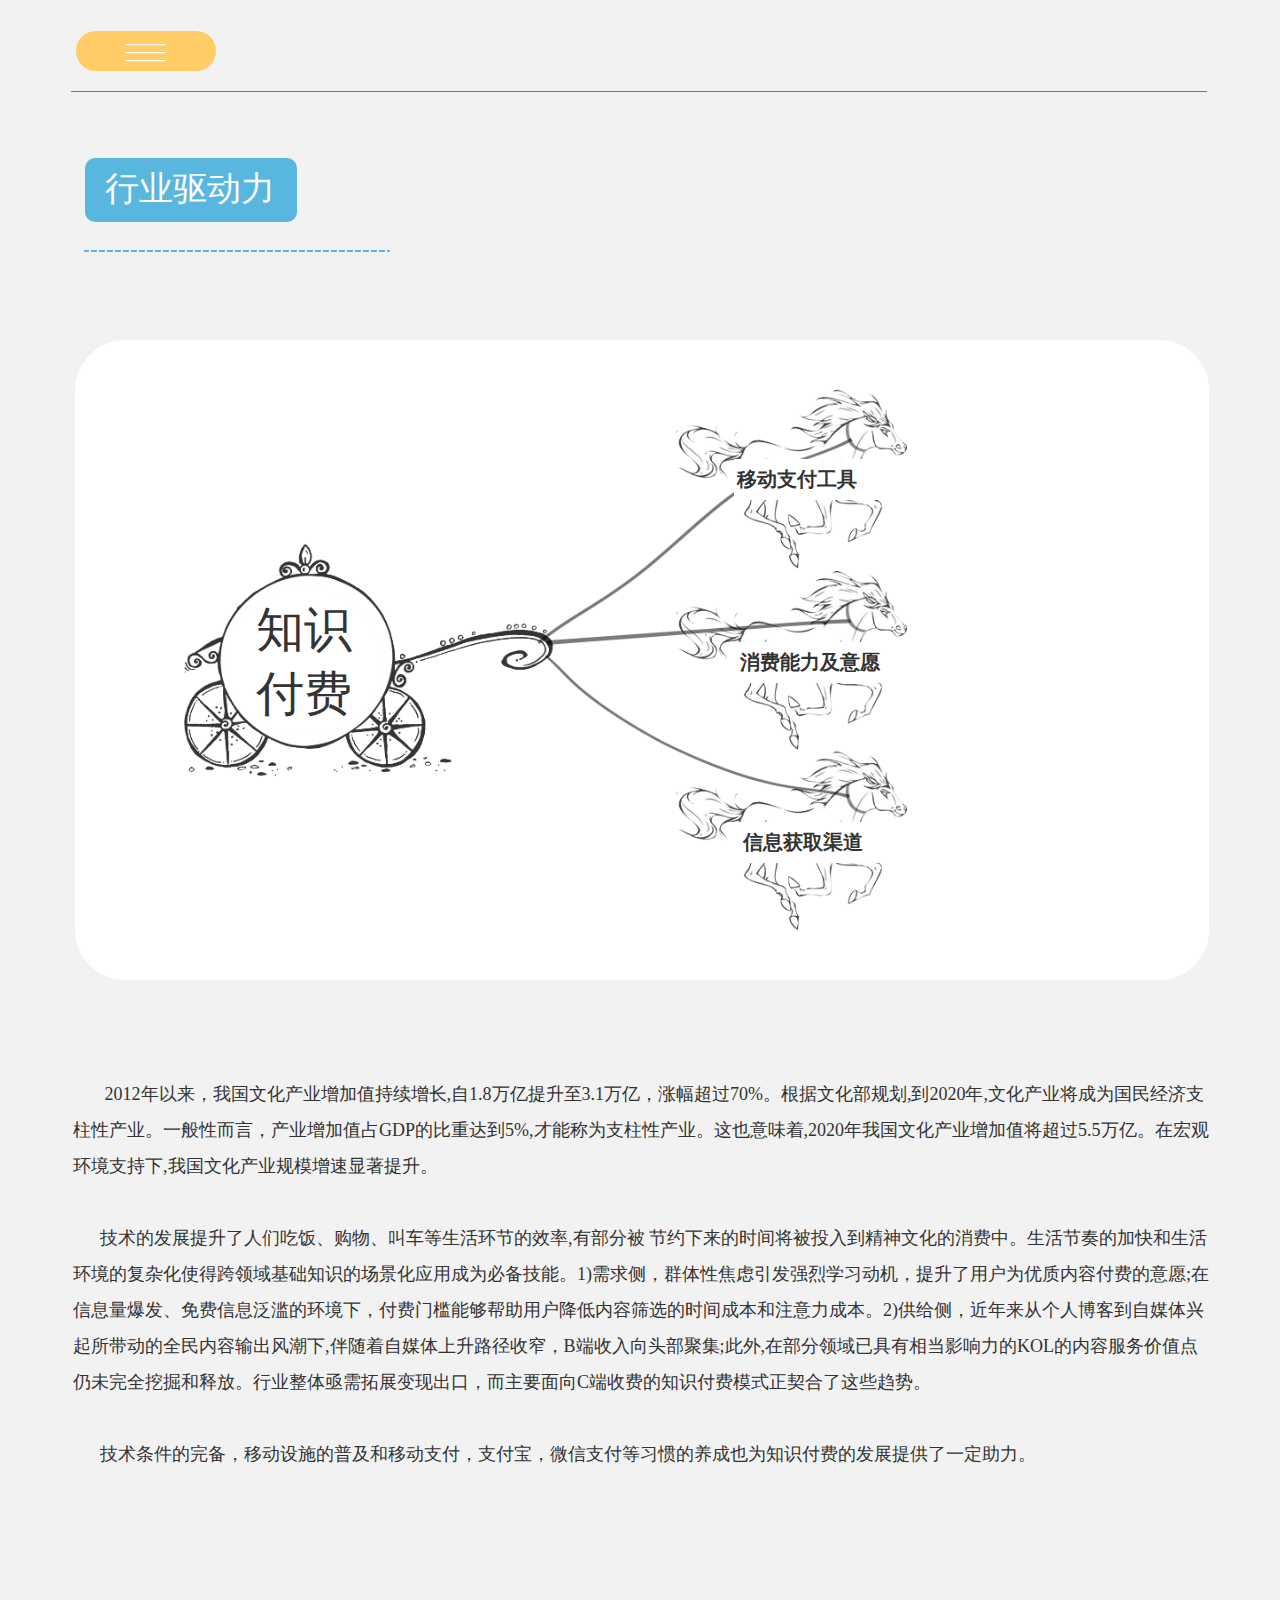
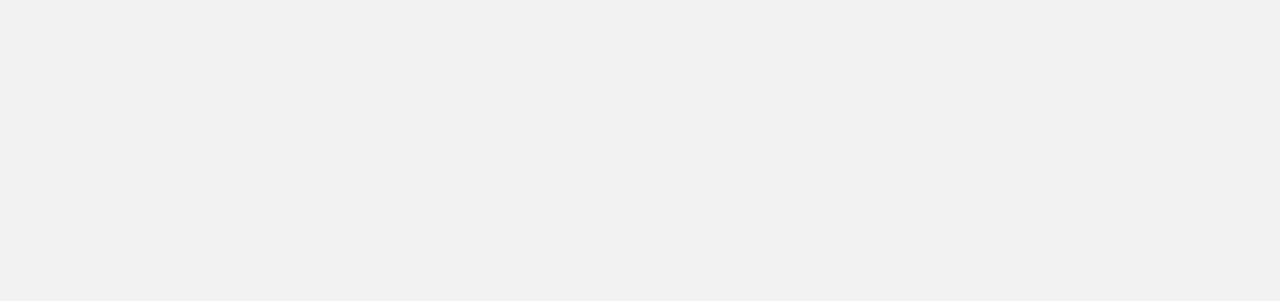
<file: 行业驱动力.html>
﻿<!DOCTYPE html>
<html>
  <head>
    <title>行业驱动力</title>
    <meta http-equiv="X-UA-Compatible" content="IE=edge"/>
    <meta http-equiv="content-type" content="text/html; charset=utf-8"/>
    <meta name="apple-mobile-web-app-capable" content="yes"/>
    <link href="resources/css/jquery-ui-themes.css" type="text/css" rel="stylesheet"/>
    <link href="resources/css/axure_rp_page.css" type="text/css" rel="stylesheet"/>
    <link href="data/styles.css" type="text/css" rel="stylesheet"/>
    <link href="files/行业驱动力/styles.css" type="text/css" rel="stylesheet"/>
    <script src="resources/scripts/jquery-1.7.1.min.js"></script>
    <script src="resources/scripts/jquery-ui-1.8.10.custom.min.js"></script>
    <script src="resources/scripts/axure/axQuery.js"></script>
    <script src="resources/scripts/axure/globals.js"></script>
    <script src="resources/scripts/axutils.js"></script>
    <script src="resources/scripts/axure/annotation.js"></script>
    <script src="resources/scripts/axure/axQuery.std.js"></script>
    <script src="resources/scripts/axure/doc.js"></script>
    <script src="data/document.js"></script>
    <script src="resources/scripts/messagecenter.js"></script>
    <script src="resources/scripts/axure/events.js"></script>
    <script src="resources/scripts/axure/recording.js"></script>
    <script src="resources/scripts/axure/action.js"></script>
    <script src="resources/scripts/axure/expr.js"></script>
    <script src="resources/scripts/axure/geometry.js"></script>
    <script src="resources/scripts/axure/flyout.js"></script>
    <script src="resources/scripts/axure/ie.js"></script>
    <script src="resources/scripts/axure/model.js"></script>
    <script src="resources/scripts/axure/repeater.js"></script>
    <script src="resources/scripts/axure/sto.js"></script>
    <script src="resources/scripts/axure/utils.temp.js"></script>
    <script src="resources/scripts/axure/variables.js"></script>
    <script src="resources/scripts/axure/drag.js"></script>
    <script src="resources/scripts/axure/move.js"></script>
    <script src="resources/scripts/axure/visibility.js"></script>
    <script src="resources/scripts/axure/style.js"></script>
    <script src="resources/scripts/axure/adaptive.js"></script>
    <script src="resources/scripts/axure/tree.js"></script>
    <script src="resources/scripts/axure/init.temp.js"></script>
    <script src="files/行业驱动力/data.js"></script>
    <script src="resources/scripts/axure/legacy.js"></script>
    <script src="resources/scripts/axure/viewer.js"></script>
    <script src="resources/scripts/axure/math.js"></script>
    <script type="text/javascript">
      $axure.utils.getTransparentGifPath = function() { return 'resources/images/transparent.gif'; };
      $axure.utils.getOtherPath = function() { return 'resources/Other.html'; };
      $axure.utils.getReloadPath = function() { return 'resources/reload.html'; };
    </script>
  </head>
  <body>
    <div id="base" class="">

      <!-- 马车背景图 (图片) -->
      <div id="u36" class="ax_default image" data-label="马车背景图">
        <img id="u36_img" class="img " src="images/行业驱动力/马车背景图_u36.png"/>
        <!-- Unnamed () -->
        <div id="u37" class="text" style="display: none; visibility: hidden">
          <p><span></span></p>
        </div>
      </div>

      <!-- 知识付费按钮 (椭圆形) -->
      <div id="u38" class="ax_default button" data-label="知识付费按钮">
        <img id="u38_img" class="img " src="images/行业驱动力/知识付费按钮_u38.png"/>
        <!-- Unnamed () -->
        <div id="u39" class="text" style="visibility: visible;">
          <p><span>知识</span></p><p><span>付费</span></p>
        </div>
      </div>

      <!-- 移动支付文本 (矩形) -->
      <div id="u40" class="ax_default label ax_default_hidden" data-label="移动支付文本" style="display: none; visibility: hidden">
        <div id="u40_div" class=""></div>
        <!-- Unnamed () -->
        <div id="u41" class="text" style="visibility: visible;">
          <p><span>随着支付宝、微信支付为代表的移动支付工具在线上线下的持续渗透，移动支付工具的愈发成熟，是知识付费在移动端爆发的基础。</span></p><p><span><br></span></p>
        </div>
      </div>

      <!-- 消费能力文本 (矩形) -->
      <div id="u42" class="ax_default label ax_default_hidden" data-label="消费能力文本" style="display: none; visibility: hidden">
        <div id="u42_div" class=""></div>
        <!-- Unnamed () -->
        <div id="u43" class="text" style="visibility: visible;">
          <p><span>居民消费能力增长，对提升自身素质和为知识付费的意愿增长。</span></p>
        </div>
      </div>

      <!-- 信息获取文本 (矩形) -->
      <div id="u44" class="ax_default label ax_default_hidden" data-label="信息获取文本" style="display: none; visibility: hidden">
        <div id="u44_div" class=""></div>
        <!-- Unnamed () -->
        <div id="u45" class="text" style="visibility: visible;">
          <p><span>随着移动互联网的持续渗透，人们获取信息的方式发生了显著变化，主要的信息获取渠道已经从纸质媒体转为移动媒体。</span></p>
        </div>
      </div>

      <!-- Unnamed (矩形) -->
      <div id="u46" class="ax_default label">
        <div id="u46_div" class=""></div>
        <!-- Unnamed () -->
        <div id="u47" class="text" style="visibility: visible;">
          <p><span>行业驱动力</span></p>
        </div>
      </div>

      <!-- Unnamed (水平线) -->
      <div id="u48" class="ax_default line">
        <img id="u48_img" class="img " src="images/行业驱动力/u48.png"/>
        <!-- Unnamed () -->
        <div id="u49" class="text" style="display: none; visibility: hidden">
          <p><span></span></p>
        </div>
      </div>

      <!-- Unnamed (矩形) -->
      <div id="u50" class="ax_default label">
        <div id="u50_div" class=""></div>
        <!-- Unnamed () -->
        <div id="u51" class="text" style="visibility: visible;">
          <p><span style="font-family:'微软雅黑';font-weight:400;font-style:normal;">&nbsp;&nbsp; &nbsp; &nbsp; 2012年以来，我国文化产业增加值持续增长,自1.8万亿提升至3.1万亿，涨幅超过70%。根据文化部规划,到2020年,文化产业将成为国民经济支柱性产业。一般性而言，产业增加值占GDP的比重达到5%,才能称为支柱性产业。这也意味着,2020年我国文化产业增加值将超过5.5万亿。在宏观环境支持下,我国文化产业规模增速显著提升。</span></p><p><span style="font-family:'微软雅黑';font-weight:400;font-style:normal;"><br></span></p><p><span style="font-family:'微软雅黑';font-weight:400;font-style:normal;">&nbsp;&nbsp; &nbsp;&nbsp; 技术的发展提升了人们吃饭、购物、叫车等生活环节的效率,有部分被 节约下来的时间将被投入到精神文化的消费中。生活节奏的加快和生活环境的复杂化使得跨领域基础知识的场景化应用成为必备技能。1)需求侧，群体性焦虑引发强烈学习动机，提升了用户为优质内容付费的意愿;在信息量爆发、免费信息泛滥的环境下，付费门槛能够帮助用户降低内容筛选的时间成本和注意力成本。2)供给侧，近年来从个人博客到自媒体兴起所带动的全民内容输出风潮下,伴随着自媒体上升路径收窄，B端收入向头部聚集;此外,在部分领域已具有相当影响力的KOL的内容服务价值点仍未完全挖掘和释放。行业整体亟需拓展变现出口，而主要面向C端收费的知识付费模式正契合了这些趋势。</span></p><p><span style="font-family:'微软雅黑';font-weight:400;font-style:normal;"><br></span></p><p><span style="font-family:'微软雅黑';font-weight:400;font-style:normal;">&nbsp;&nbsp; &nbsp;&nbsp; 技术条件的完备，移动设施的普及和移动支付，支付宝，微信支付等习惯的养成也为知识付费的发展提供了一定助力。</span></p><p><span style="font-family:'Arial Normal', 'Arial';font-weight:400;"><br></span></p>
        </div>
      </div>

      <!-- Unnamed (矩形) -->
      <div id="u52" class="ax_default box_3">
        <div id="u52_div" class=""></div>
        <!-- Unnamed () -->
        <div id="u53" class="text" style="display: none; visibility: hidden">
          <p><span></span></p>
        </div>
      </div>

      <!-- Unnamed (矩形) -->
      <div id="u54" class="ax_default box_3">
        <div id="u54_div" class=""></div>
        <!-- Unnamed () -->
        <div id="u55" class="text" style="display: none; visibility: hidden">
          <p><span></span></p>
        </div>
      </div>

      <!-- Unnamed (矩形) -->
      <div id="u56" class="ax_default box_3">
        <div id="u56_div" class=""></div>
        <!-- Unnamed () -->
        <div id="u57" class="text" style="display: none; visibility: hidden">
          <p><span></span></p>
        </div>
      </div>

      <!-- 移动支付按钮 (矩形) -->
      <div id="u58" class="ax_default button" data-label="移动支付按钮">
        <div id="u58_div" class=""></div>
        <!-- Unnamed () -->
        <div id="u59" class="text" style="visibility: visible;">
          <p><span>移动支付工具</span></p>
        </div>
      </div>

      <!-- 消费能力按钮 (矩形) -->
      <div id="u60" class="ax_default button" data-label="消费能力按钮">
        <div id="u60_div" class=""></div>
        <!-- Unnamed () -->
        <div id="u61" class="text" style="visibility: visible;">
          <p><span>消费能力及意愿</span></p>
        </div>
      </div>

      <!-- 信息获取按钮 (矩形) -->
      <div id="u62" class="ax_default button" data-label="信息获取按钮">
        <div id="u62_div" class=""></div>
        <!-- Unnamed () -->
        <div id="u63" class="text" style="visibility: visible;">
          <p><span>信息获取渠道</span></p>
        </div>
      </div>

      <!-- Unnamed (矩形) -->
      <div id="u64" class="ax_default label">
        <div id="u64_div" class=""></div>
        <!-- Unnamed () -->
        <div id="u65" class="text" style="display: none; visibility: hidden">
          <p><span></span></p>
        </div>
      </div>

      <!-- 典型平台 (矩形) -->
      <div id="u66" class="ax_default button" data-label="典型平台">
        <div id="u66_div" class=""></div>
        <!-- Unnamed () -->
        <div id="u67" class="text" style="visibility: visible;">
          <p><span>典型平台</span></p>
        </div>
      </div>

      <!-- Unnamed (水平线) -->
      <div id="u68" class="ax_default line">
        <img id="u68_img" class="img " src="images/行业驱动力/u68.png"/>
        <!-- Unnamed () -->
        <div id="u69" class="text" style="display: none; visibility: hidden">
          <p><span></span></p>
        </div>
      </div>

      <!-- 目录 (矩形) -->
      <div id="u70" class="ax_default primary_button" data-label="目录">
        <div id="u70_div" class=""></div>
        <!-- Unnamed () -->
        <div id="u71" class="text" style="visibility: visible;">
          <p><span>——</span></p><p><span>——</span></p><p><span>——</span></p>
        </div>
      </div>

      <!-- 行业驱动力 (矩形) -->
      <div id="u72" class="ax_default button" data-label="行业驱动力">
        <div id="u72_div" class=""></div>
        <!-- Unnamed () -->
        <div id="u73" class="text" style="visibility: visible;">
          <p><span>行业驱动力</span></p>
        </div>
      </div>

      <!-- 行业发展历程 (矩形) -->
      <div id="u74" class="ax_default button" data-label="行业发展历程">
        <div id="u74_div" class=""></div>
        <!-- Unnamed () -->
        <div id="u75" class="text" style="visibility: visible;">
          <p><span>行业发展历程</span></p>
        </div>
      </div>

      <!-- 发展现状 (矩形) -->
      <div id="u76" class="ax_default button" data-label="发展现状">
        <div id="u76_div" class=""></div>
        <!-- Unnamed () -->
        <div id="u77" class="text" style="visibility: visible;">
          <p><span>发展现状/趋势</span></p>
        </div>
      </div>

      <!-- Unnamed (形状) -->
      <div id="u78" class="ax_default icon">
        <img id="u78_img" class="img " src="images/行业驱动力/u78.png"/>
        <!-- Unnamed () -->
        <div id="u79" class="text" style="display: none; visibility: hidden">
          <p><span></span></p>
        </div>
      </div>

      <!-- 目录遮盖 (矩形) -->
      <div id="u80" class="ax_default box_1" data-label="目录遮盖">
        <div id="u80_div" class=""></div>
        <!-- Unnamed () -->
        <div id="u81" class="text" style="display: none; visibility: hidden">
          <p><span></span></p>
        </div>
      </div>

      <!-- 二级菜单 (组合) -->
      <div id="u82" class="ax_default ax_default_hidden" data-label="二级菜单" style="display: none; visibility: hidden">

        <!-- 喜马拉雅FM (矩形) -->
        <div id="u83" class="ax_default button" data-label="喜马拉雅FM">
          <img id="u83_img" class="img " src="images/首页/喜马拉雅fm_u28.png"/>
          <!-- Unnamed () -->
          <div id="u84" class="text" style="visibility: visible;">
            <p><span>喜马拉雅FM</span></p>
          </div>
        </div>

        <!-- 知乎 (矩形) -->
        <div id="u85" class="ax_default button" data-label="知乎">
          <img id="u85_img" class="img " src="images/首页/喜马拉雅fm_u28.png"/>
          <!-- Unnamed () -->
          <div id="u86" class="text" style="visibility: visible;">
            <p><span>知乎</span></p>
          </div>
        </div>

        <!-- 得到 (矩形) -->
        <div id="u87" class="ax_default button" data-label="得到">
          <img id="u87_img" class="img " src="images/首页/喜马拉雅fm_u28.png"/>
          <!-- Unnamed () -->
          <div id="u88" class="text" style="visibility: visible;">
            <p><span>得到</span></p>
          </div>
        </div>

        <!-- 对比分析 (矩形) -->
        <div id="u89" class="ax_default button" data-label="对比分析">
          <img id="u89_img" class="img " src="images/首页/喜马拉雅fm_u28.png"/>
          <!-- Unnamed () -->
          <div id="u90" class="text" style="visibility: visible;">
            <p><span>对比分析</span></p>
          </div>
        </div>
      </div>
    </div>
  </body>
</html>
</file>
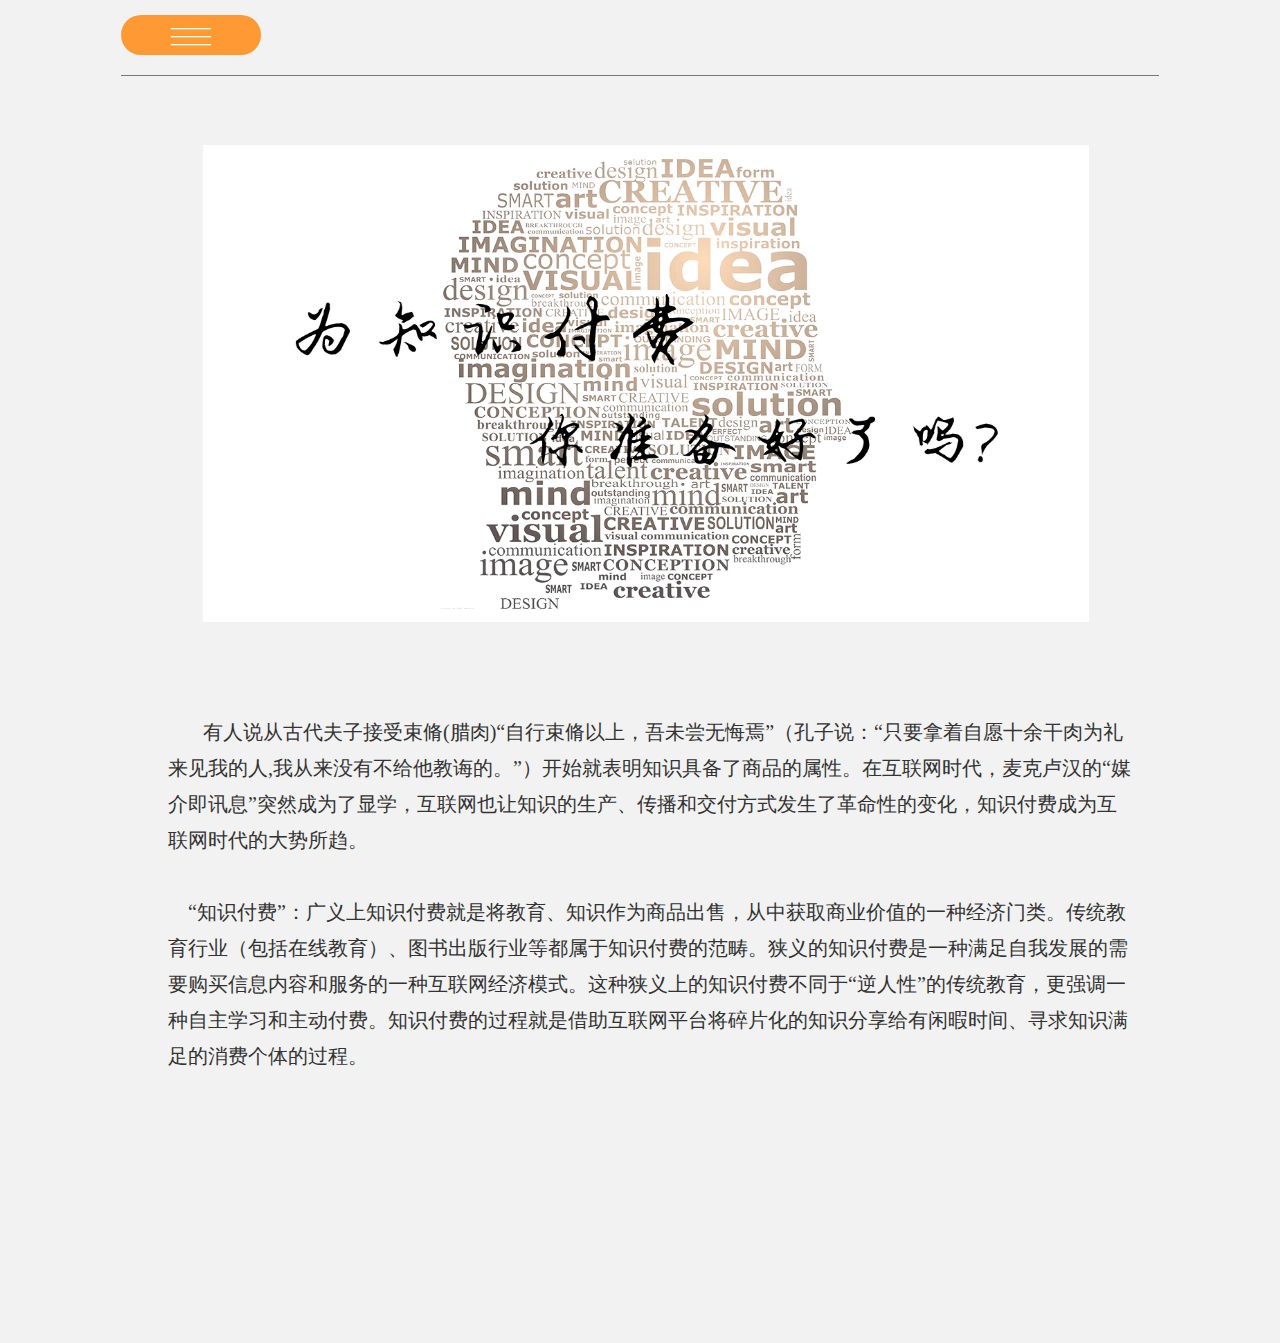
<file: 首页.html>
﻿<!DOCTYPE html>
<html>
  <head>
    <title>首页</title>
    <meta http-equiv="X-UA-Compatible" content="IE=edge"/>
    <meta http-equiv="content-type" content="text/html; charset=utf-8"/>
    <meta name="apple-mobile-web-app-capable" content="yes"/>
    <link href="resources/css/jquery-ui-themes.css" type="text/css" rel="stylesheet"/>
    <link href="resources/css/axure_rp_page.css" type="text/css" rel="stylesheet"/>
    <link href="data/styles.css" type="text/css" rel="stylesheet"/>
    <link href="files/首页/styles.css" type="text/css" rel="stylesheet"/>
    <script src="resources/scripts/jquery-1.7.1.min.js"></script>
    <script src="resources/scripts/jquery-ui-1.8.10.custom.min.js"></script>
    <script src="resources/scripts/axure/axQuery.js"></script>
    <script src="resources/scripts/axure/globals.js"></script>
    <script src="resources/scripts/axutils.js"></script>
    <script src="resources/scripts/axure/annotation.js"></script>
    <script src="resources/scripts/axure/axQuery.std.js"></script>
    <script src="resources/scripts/axure/doc.js"></script>
    <script src="data/document.js"></script>
    <script src="resources/scripts/messagecenter.js"></script>
    <script src="resources/scripts/axure/events.js"></script>
    <script src="resources/scripts/axure/recording.js"></script>
    <script src="resources/scripts/axure/action.js"></script>
    <script src="resources/scripts/axure/expr.js"></script>
    <script src="resources/scripts/axure/geometry.js"></script>
    <script src="resources/scripts/axure/flyout.js"></script>
    <script src="resources/scripts/axure/ie.js"></script>
    <script src="resources/scripts/axure/model.js"></script>
    <script src="resources/scripts/axure/repeater.js"></script>
    <script src="resources/scripts/axure/sto.js"></script>
    <script src="resources/scripts/axure/utils.temp.js"></script>
    <script src="resources/scripts/axure/variables.js"></script>
    <script src="resources/scripts/axure/drag.js"></script>
    <script src="resources/scripts/axure/move.js"></script>
    <script src="resources/scripts/axure/visibility.js"></script>
    <script src="resources/scripts/axure/style.js"></script>
    <script src="resources/scripts/axure/adaptive.js"></script>
    <script src="resources/scripts/axure/tree.js"></script>
    <script src="resources/scripts/axure/init.temp.js"></script>
    <script src="files/首页/data.js"></script>
    <script src="resources/scripts/axure/legacy.js"></script>
    <script src="resources/scripts/axure/viewer.js"></script>
    <script src="resources/scripts/axure/math.js"></script>
    <script type="text/javascript">
      $axure.utils.getTransparentGifPath = function() { return 'resources/images/transparent.gif'; };
      $axure.utils.getOtherPath = function() { return 'resources/Other.html'; };
      $axure.utils.getReloadPath = function() { return 'resources/reload.html'; };
    </script>
  </head>
  <body>
    <div id="base" class="">

      <!-- 目录 (矩形) -->
      <div id="u0" class="ax_default primary_button" data-label="目录">
        <div id="u0_div" class=""></div>
        <!-- Unnamed () -->
        <div id="u1" class="text" style="visibility: visible;">
          <p><span>——</span></p><p><span>——</span></p><p><span>——</span></p>
        </div>
      </div>

      <!-- 行业驱动力 (矩形) -->
      <div id="u2" class="ax_default button" data-label="行业驱动力">
        <div id="u2_div" class=""></div>
        <!-- Unnamed () -->
        <div id="u3" class="text" style="visibility: visible;">
          <p><span>行业驱动力</span></p>
        </div>
      </div>

      <!-- 行业发展历程 (矩形) -->
      <div id="u4" class="ax_default button" data-label="行业发展历程">
        <div id="u4_div" class=""></div>
        <!-- Unnamed () -->
        <div id="u5" class="text" style="visibility: visible;">
          <p><span>行业发展历程</span></p>
        </div>
      </div>

      <!-- 发展现状 (矩形) -->
      <div id="u6" class="ax_default button" data-label="发展现状">
        <div id="u6_div" class=""></div>
        <!-- Unnamed () -->
        <div id="u7" class="text" style="visibility: visible;">
          <p><span>发展现状/趋势</span></p>
        </div>
      </div>

      <!-- Unnamed (水平线) -->
      <div id="u8" class="ax_default line">
        <img id="u8_img" class="img " src="images/首页/u8.png"/>
        <!-- Unnamed () -->
        <div id="u9" class="text" style="display: none; visibility: hidden">
          <p><span></span></p>
        </div>
      </div>

      <!-- 典型平台 (矩形) -->
      <div id="u10" class="ax_default button" data-label="典型平台">
        <div id="u10_div" class=""></div>
        <!-- Unnamed () -->
        <div id="u11" class="text" style="visibility: visible;">
          <p><span>典型平台</span></p>
        </div>
      </div>

      <!-- 目录遮盖 (矩形) -->
      <div id="u12" class="ax_default box_1" data-label="目录遮盖">
        <div id="u12_div" class=""></div>
        <!-- Unnamed () -->
        <div id="u13" class="text" style="display: none; visibility: hidden">
          <p><span></span></p>
        </div>
      </div>

      <!-- Unnamed (矩形) -->
      <div id="u14" class="ax_default label">
        <div id="u14_div" class=""></div>
        <!-- Unnamed () -->
        <div id="u15" class="text" style="visibility: visible;">
          <p><span style="font-family:'微软雅黑';font-weight:400;">&nbsp;&nbsp; &nbsp; &nbsp; 有人说从古代夫子接受束脩(腊肉)“自行束脩以上，吾未尝无悔焉”（孔子说：“只要拿着自愿十余干肉为礼来见我的人,我从来没有不给他教诲的。”）开始就表明知识具备了商品的属性。在互联网时代，麦克卢汉的“媒介即讯息”突然成为了显学，互联网也让知识的生产、传播和交付方式发生了革命性的变化，知识付费成为互联网时代的大势所趋。</span></p><p><span style="font-family:'微软雅黑';font-weight:400;">&nbsp;&nbsp;&nbsp; </span></p><p><span style="font-family:'微软雅黑';font-weight:400;">&nbsp;&nbsp;&nbsp; </span><span style="font-family:'微软雅黑';font-weight:400;font-style:normal;">“知识付费”</span><span style="font-family:'微软雅黑';font-weight:400;">：广义上知识付费就是将教育、知识作为商品出售，从中获取商业价值的一种经济门类。传统教育行业（包括在线教育）、图书出版行业等都属于知识付费的范畴。狭义的知识付费是一种满足自我发展的需要购买信息内容和服务的一种互联网经济模式。这种狭义上的知识付费不同于“逆人性”的传统教育，更强调一种自主学习和主动付费。知识付费的过程就是借助互联网平台将碎片化的知识分享给有闲暇时间、寻求知识满足的消费个体的过程。</span></p><p><span style="font-family:'微软雅黑';font-weight:400;"><br></span></p><p><span style="font-family:'微软雅黑';font-weight:400;"><br></span></p>
        </div>
      </div>

      <!-- Unnamed (矩形) -->
      <div id="u16" class="ax_default label">
        <div id="u16_div" class=""></div>
        <!-- Unnamed () -->
        <div id="u17" class="text" style="display: none; visibility: hidden">
          <p><span></span></p>
        </div>
      </div>

      <!-- Unnamed (动态面板) -->
      <div id="u18" class="ax_default">
        <div id="u18_state0" class="panel_state" data-label="State1">
          <div id="u18_state0_content" class="panel_state_content">

            <!-- Unnamed (矩形) -->
            <div id="u19" class="ax_default box_1">
              <div id="u19_div" class=""></div>
              <!-- Unnamed () -->
              <div id="u20" class="text" style="display: none; visibility: hidden">
                <p><span></span></p>
              </div>
            </div>

            <!-- Unnamed (图片) -->
            <div id="u21" class="ax_default _图片">
              <img id="u21_img" class="img " src="images/首页/u21.jpg"/>
              <!-- Unnamed () -->
              <div id="u22" class="text" style="display: none; visibility: hidden">
                <p><span></span></p>
              </div>
            </div>
          </div>
        </div>
        <div id="u18_state1" class="panel_state" data-label="State2" style="display: none; visibility: hidden;">
          <div id="u18_state1_content" class="panel_state_content">

            <!-- Unnamed (图片) -->
            <div id="u23" class="ax_default _图片">
              <img id="u23_img" class="img " src="images/首页/u23.jpg"/>
              <!-- Unnamed () -->
              <div id="u24" class="text" style="display: none; visibility: hidden">
                <p><span></span></p>
              </div>
            </div>
          </div>
        </div>
        <div id="u18_state2" class="panel_state" data-label="State3" style="display: none; visibility: hidden;">
          <div id="u18_state2_content" class="panel_state_content">

            <!-- Unnamed (图片) -->
            <div id="u25" class="ax_default _图片">
              <img id="u25_img" class="img " src="images/首页/u25.jpg"/>
              <!-- Unnamed () -->
              <div id="u26" class="text" style="display: none; visibility: hidden">
                <p><span></span></p>
              </div>
            </div>
          </div>
        </div>
      </div>

      <!-- 二级菜单 (组合) -->
      <div id="u27" class="ax_default ax_default_hidden" data-label="二级菜单" style="display: none; visibility: hidden">

        <!-- 喜马拉雅FM (矩形) -->
        <div id="u28" class="ax_default button" data-label="喜马拉雅FM">
          <img id="u28_img" class="img " src="images/首页/喜马拉雅fm_u28.png"/>
          <!-- Unnamed () -->
          <div id="u29" class="text" style="visibility: visible;">
            <p><span>喜马拉雅FM</span></p>
          </div>
        </div>

        <!-- 知乎 (矩形) -->
        <div id="u30" class="ax_default button" data-label="知乎">
          <img id="u30_img" class="img " src="images/首页/喜马拉雅fm_u28.png"/>
          <!-- Unnamed () -->
          <div id="u31" class="text" style="visibility: visible;">
            <p><span>知乎</span></p>
          </div>
        </div>

        <!-- 得到 (矩形) -->
        <div id="u32" class="ax_default button" data-label="得到">
          <img id="u32_img" class="img " src="images/首页/喜马拉雅fm_u28.png"/>
          <!-- Unnamed () -->
          <div id="u33" class="text" style="visibility: visible;">
            <p><span>得到</span></p>
          </div>
        </div>

        <!-- 对比分析 (矩形) -->
        <div id="u34" class="ax_default button" data-label="对比分析">
          <img id="u34_img" class="img " src="images/首页/喜马拉雅fm_u28.png"/>
          <!-- Unnamed () -->
          <div id="u35" class="text" style="visibility: visible;">
            <p><span>对比分析</span></p>
          </div>
        </div>
      </div>
    </div>
  </body>
</html>
</file>
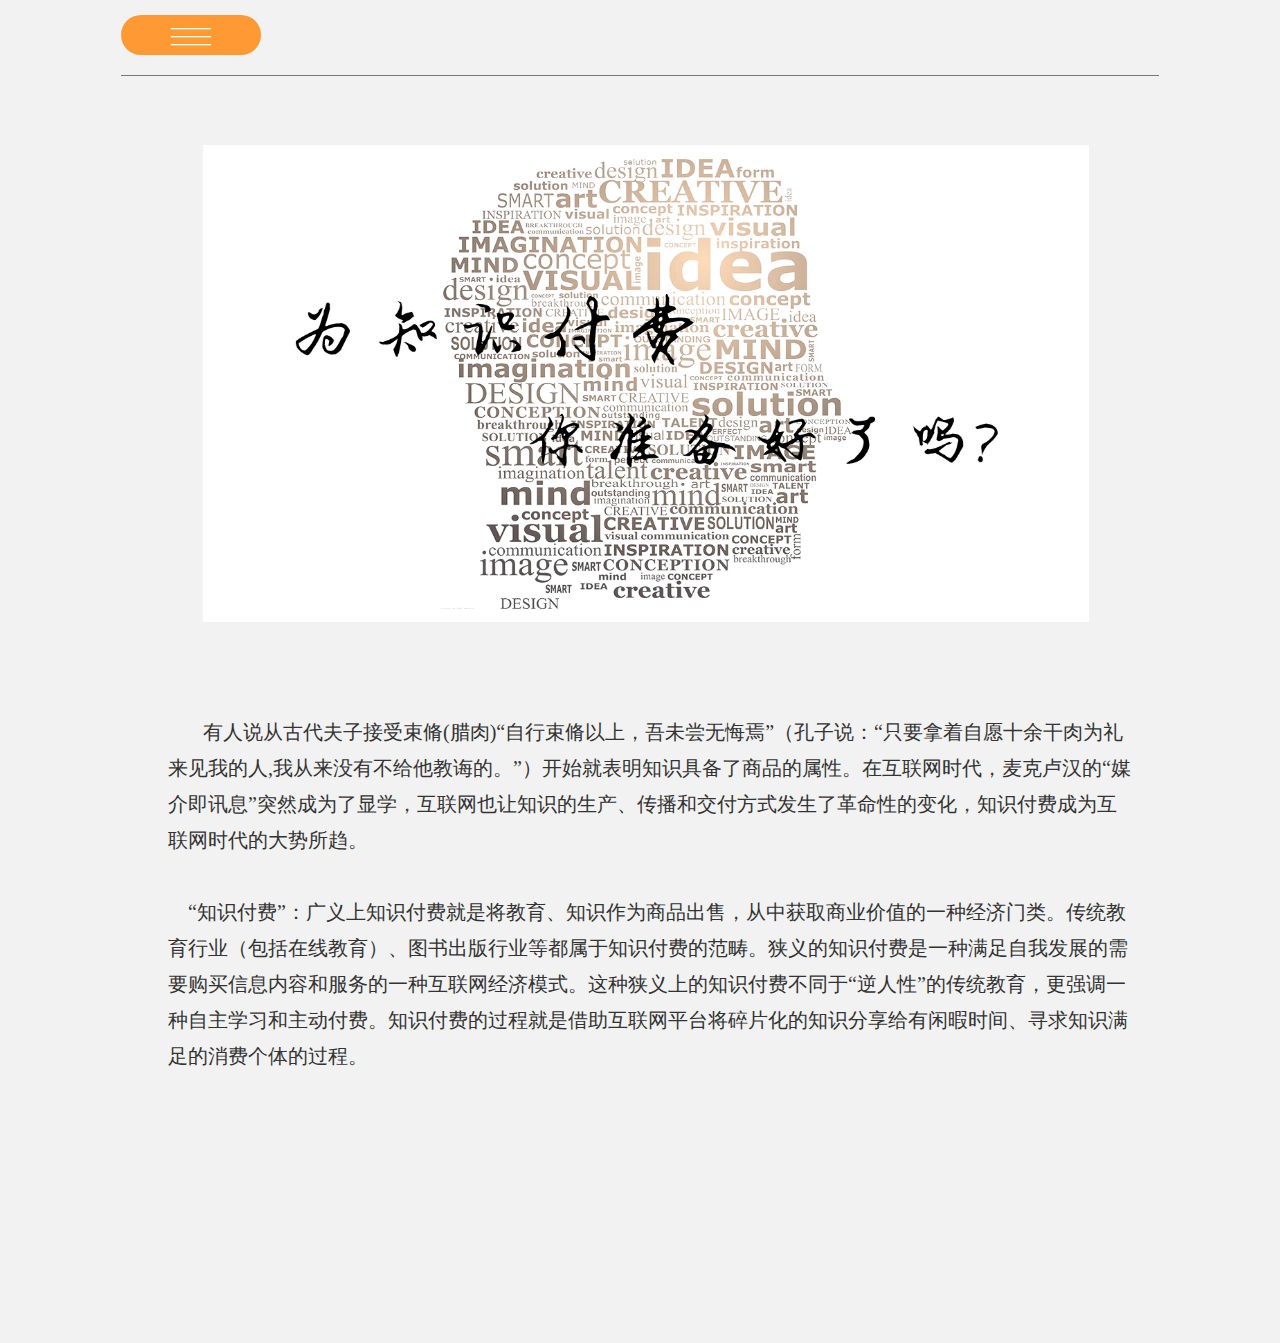
<file: resources/reload.html>
﻿<html>
	<head>
		<title></title>
	</head>
	<body>
	
	<script language="javascript">
	function getUrl() {
      var query = window.location.hash.substring(1);
      var vars = query.split("&&&");
      for (var i=0;i<vars.length;i++) {
        var url = vars[i];
        return decodeURI(url).replace("html%23","html#");
      } 
    }

    var rel = '../';
    var url = getUrl();
    if (url.indexOf(":") > 0 && url.indexOf(":") < 10) rel = '';
	self.location.href = rel + url;
	</script>
	
	</body>
</html>
</file>
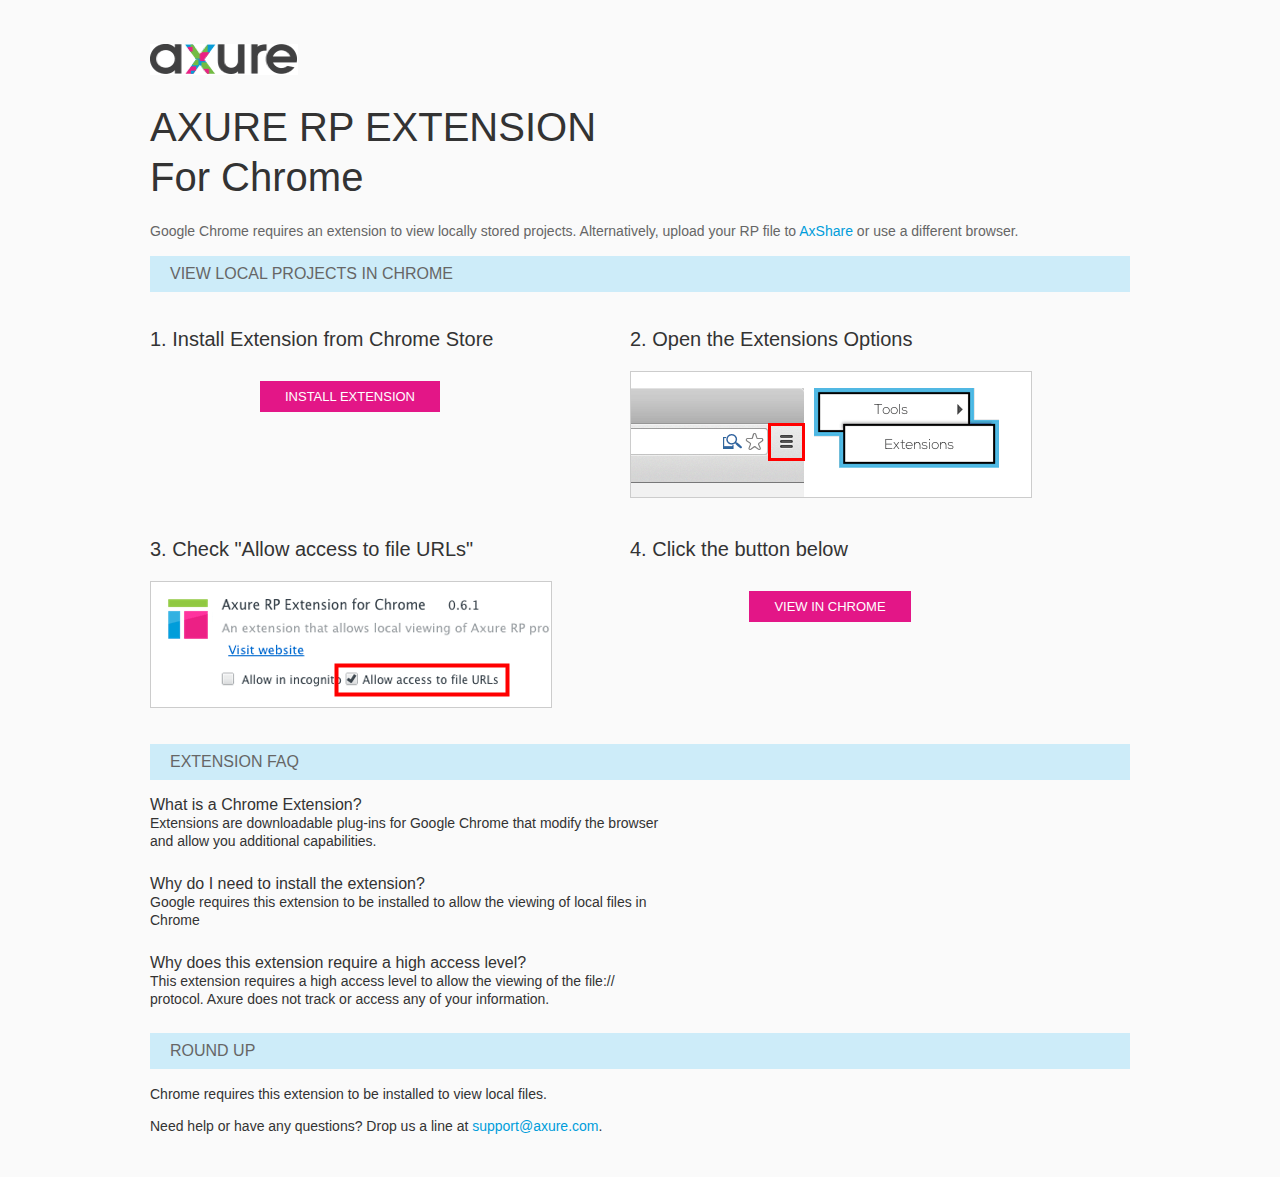
<file: resources/chrome/chrome.html>
<html>
<head>
    <title>Install the Axure RP Chrome Extension</title>
    <style type="text/css">
        *
        {
            font-family: Helvetica, Arial, sans-serif;
        }
        body
        {
            text-align: center;
            background-color: #fafafa;
        }
        p
        {
            font-size: 14px;
            line-height: 18px;
            color: #333333;
        }
        div.container
        {
            width: 980px;
            margin-left: auto;
            margin-right: auto;
            text-align: left;
        }
        a
        {
            text-decoration: none;
            color: #009dda;
        }
        .button
        {
            background: #E31687;
            font: normal 16px Arial, sans-serif;
            color: #FFFFFF;
            padding: 8px 25px 8px 25px;
            border: 0;
            display: inline-block;
            margin-top: 10px;
            text-transform: uppercase;
            font-size: 13px;
        }
        a:hover.button
        {
            opacity: .8;
        }
        div.left
        {
            width: 400px;
            float: left;
            margin-right: 80px;
        }
        div.right
        {
            width: 400px;
            float: left;
        }
        div.buttonContainer
        {
            text-align: center;
        }
        h1
        {
            font-size: 40px;
            color: #333333;
            line-height: 50px;
            margin-bottom: 20px;
            font-weight: normal;
        }
        h2
        {
            font-size: 38px;
            font-weight: normal;
            color: #08639C;
            text-align: center;
        }
        h3
        {
            font-size: 20px;
            color: #333333;
            font-weight: normal;
        }
        .heading
        {
            background-color: #cdecf9;
            height: 36px;
            line-height: 36px;
            padding-left: 20px;
            font-size: 16px;
            color: #666666;
        }
        span.faq
        {
            font-size: 16px;
            font-weight: normal;
            color: #333333;
            display: block;
        }
    </style>
</head>
<body>
    <div class="container">
        <br />
        <br />
        <img src="axure_logo.gif" alt="axure" />
        <br />
        <h1>
            AXURE RP EXTENSION<br />
            For Chrome</h1>
        <p style="font-size: 14px; color: #666666; margin-top: 10px;">
            Google Chrome requires an extension to view locally stored projects. Alternatively,
            upload your RP file to <a href="https://share.axure.com">AxShare</a> or use a different
            browser.</p>
        <h3 class="heading">
            VIEW LOCAL PROJECTS IN CHROME</h3>
        <div class="left">
            <h3>
                1. Install Extension from Chrome Store</h3>
            <div class="buttonContainer">
                <a class="button" href="https://chrome.google.com/webstore/detail/dogkpdfcklifaemcdfbildhcofnopogp"
                    target="_blank">Install Extension</a>
            </div>
        </div>
        <div class="right">
            <h3>
                2. Open the Extensions Options</h3>
            <img src="extensions_menu.gif" alt="extensions" />
        </div>
        <div style="clear: both; height: 20px;">
            &nbsp;</div>
        <div class="left">
            <h3>
                3. Check "Allow access to file URLs"</h3>
            <img src="allow_access.gif" alt="allow access" />
        </div>
        <div class="right">
            <h3>
                4. Click the button below</h3>
            <div class="buttonContainer">
                <a class="button" href="../../start.html">View in Chrome</a>
            </div>
        </div>
        <div style="clear: both; height: 20px;">
        </div>
        <h3 class="heading">
            EXTENSION FAQ</h3>
        <p>
            <span class="faq">What is a Chrome Extension?</span> Extensions are downloadable
            plug-ins for Google Chrome that modify the browser<br />
            and allow you additional capabilities.
        </p>
        <p style="margin-top: 25px;">
            <span class="faq">Why do I need to install the extension?</span> Google requires
            this extension to be installed to allow the viewing of local files in<br />
            Chrome
        </p>
        <p style="margin-top: 25px; margin-bottom: 25px;">
            <span class="faq">Why does this extension require a high access level?</span> This
            extension requires a high access level to allow the viewing of the file://<br />
            protocol. Axure does not track or access any of your information.
        </p>
        <h3 class="heading">
            ROUND UP</h3>
        <p>
            Chrome requires this extension to be installed to view local files.</p>
        <p>
            Need help or have any questions? Drop us a line at <a href="mailto:support@axure.com">
                support@axure.com</a>.
        </p>
        <div style="clear: both; height: 20px;">
        </div>
    </div>
</body>
</html>
</file>
<file: resources/css/axure_rp_page.css>
﻿/* so the window resize fires within a frame in IE7 */
html, body {
    height: 100%;
}

a {
    color: inherit;
}

p {
    margin: 0px;
    text-rendering: optimizeLegibility;
    font-feature-settings: "kern" 1;
    -webkit-font-feature-settings: "kern";
    -moz-font-feature-settings: "kern";
    -moz-font-feature-settings: "kern=1";
    font-kerning: normal;
}

iframe {
    background: #FFFFFF;
}

/* to match IE with C, FF */
input {
    padding: 1px 0px 1px 0px;
    box-sizing: border-box;
    -moz-box-sizing: border-box;
}

textarea {
    margin: 0px;
    box-sizing: border-box;
    -moz-box-sizing: border-box;
}

div.intcases {
    font-family: arial; 
    font-size: 12px;
    text-align:left; 
    border:1px solid #AAA; 
    background:#FFF none repeat scroll 0% 0%; 
    z-index:9999; 
    visibility:hidden; 
    position:absolute;
    padding: 0px;
    border-radius: 3px;
    white-space: nowrap;
}

div.intcaselink {
    cursor: pointer;
    padding: 3px 8px 3px 8px;
    margin: 5px;
    background:#EEE none repeat scroll 0% 0%; 
    border:1px solid #AAA;
    border-radius: 3px;
}

div.refpageimage {
    position: absolute;
    left: 0px;
    top: 0px;
    font-size: 0px;
    width: 16px;
    height: 16px;
    cursor: pointer;
    background-image: url(images/newwindow.gif);
    background-repeat: no-repeat;
}

div.annnoteimage {
    position: absolute;
    left: 0px;
    top: 0px;
    font-size: 0px;
    /*width: 16px;
    height: 12px;*/
    cursor: help;
    /*background-image: url(images/note.gif);*/
    /*background-repeat: no-repeat;*/
    width: 13px;
    height: 12px;
    padding-top: 1px;
    text-align: center;
    background-color: #138CDD;
    -moz-box-shadow: 1px 1px 3px #aaa;
    -webkit-box-shadow: 1px 1px 3px #aaa;
    box-shadow: 1px 1px 3px #aaa;
}

div.annnoteline {
    display: inline-block;
    width: 9px;
    height: 1px;
    border-bottom: 1px solid white;
    margin-top: 1px;
}

div.annnotelabel {
    position: absolute;
    left: 0px;
    top: 0px;
    font-family: Helvetica,Arial;
    font-size: 10px;
    /*border: 1px solid rgb(166,221,242);*/
    cursor: help;
    /*background:rgb(0,157,217) none repeat scroll 0% 0%;*/ 
    padding: 1px 3px 1px 3px;
    white-space: nowrap;
    color: white;
    
    background-color: #138CDD;
    -moz-box-shadow: 1px 1px 3px #aaa;
    -webkit-box-shadow: 1px 1px 3px #aaa;
    box-shadow: 1px 1px 3px #aaa;
}

.annotation {
    font-size: 12px;
    padding-left: 2px;
    margin-bottom: 5px;
}

.annotationName {
    /*font-size: 13px;
    font-weight: bold;
    margin-bottom: 3px;
    white-space: nowrap;*/

    font-family: 'Trebuchet MS';
    font-size: 14px;
    font-weight: bold;
    margin-bottom: 5px;
    white-space: nowrap;
}

.annotationValue {
    font-family: Arial, Helvetica, Sans-Serif;
    font-size: 12px;
    color: #4a4a4a;
    line-height: 21px;
    margin-bottom: 20px;
}

.noteLink {
    text-decoration: inherit;
    color: inherit;
}

.noteLink:hover {
    background-color: white;
}

/* this is a fix for the issue where dialogs jump around and takes the text-align from the body */
.dialogFix {
    position:absolute;
    text-align:left;
    border: 1px solid #8f949a;
}


@keyframes pulsate {
  from {
    box-shadow: 0 0 10px #15d6ba;
  }
  to {
    box-shadow: 0 0 20px #15d6ba;
  }
}

@-webkit-keyframes pulsate {
  from {
    -webkit-box-shadow: 0 0 10px #15d6ba;
    box-shadow: 0 0 10px #15d6ba;
  }
  to {
    -webkit-box-shadow: 0 0 20px #15d6ba;
    box-shadow: 0 0 20px #15d6ba;
  }
}
 
@-moz-keyframes pulsate {
  from {
    -moz-box-shadow: 0 0 10px #15d6ba;
    box-shadow: 0 0 10px #15d6ba;
  }
  to {
    -moz-box-shadow: 0 0 20px #15d6ba;
    box-shadow: 0 0 20px #15d6ba;
  }
}

.legacyPulsateBorder {
    /*border: 5px solid #15d6ba;
    margin: -5px;*/
    -moz-box-shadow: 0 0 10px 3px #15d6ba;
    box-shadow: 0 0 10px 3px #15d6ba;
}

.pulsateBorder {
  animation-name: pulsate;
  animation-timing-function: ease-in-out;
  animation-duration: 0.9s;
  animation-iteration-count: infinite;
  animation-direction: alternate;
  
  -webkit-animation-name: pulsate;
  -webkit-animation-timing-function: ease-in-out;
  -webkit-animation-duration: 0.9s;
  -webkit-animation-iteration-count: infinite;
  -webkit-animation-direction: alternate;

  -moz-animation-name: pulsate;
  -moz-animation-timing-function: ease-in-out;
  -moz-animation-duration: 0.9s;
  -moz-animation-iteration-count: infinite;
  -moz-animation-direction: alternate;
}

.ax_default_hidden, .ax_default_unplaced{
    display: none;
    visibility: hidden;
}

.widgetNoteSelected {
    -moz-box-shadow: 0 0 10px 3px #138CDD;
    box-shadow: 0 0 10px 3px #138CDD;
    /*-moz-box-shadow: 0 0 20px #3915d6;
    box-shadow: 0 0 20px #3915d6;*/
    /*border: 3px solid #3915d6;*/
    /*margin: -3px;*/
}


.singleImg {
    display: none;
    visibility: hidden;
}
</file>
<file: data/styles.css>
﻿.ax_default {
  font-family:'Arial Normal', 'Arial';
  font-weight:400;
  font-style:normal;
  font-size:13px;
  color:#333333;
  text-align:center;
  line-height:normal;
}
.box_1 {
}
.box_2 {
}
.box_3 {
}
.ellipse {
}
._图片 {
}
.placeholder {
}
.button {
}
.primary_button {
  color:#FFFFFF;
}
.link_button {
  color:#169BD5;
}
._一级标题 {
  font-family:'Arial Normal', 'Arial';
  font-weight:bold;
  font-style:normal;
  font-size:32px;
  text-align:left;
}
._二级标题 {
  font-family:'Arial Normal', 'Arial';
  font-weight:bold;
  font-style:normal;
  font-size:24px;
  text-align:left;
}
._三级标题 {
  font-family:'Arial Normal', 'Arial';
  font-weight:bold;
  font-style:normal;
  font-size:18px;
  text-align:left;
}
._四级标题 {
  font-family:'Arial Normal', 'Arial';
  font-weight:bold;
  font-style:normal;
  font-size:14px;
  text-align:left;
}
._五级标题 {
  font-family:'Arial Normal', 'Arial';
  font-weight:bold;
  font-style:normal;
  text-align:left;
}
._六级标题 {
  font-family:'Arial Normal', 'Arial';
  font-weight:bold;
  font-style:normal;
  font-size:10px;
  text-align:left;
}
.label {
  font-size:14px;
  text-align:left;
}
._文本段落 {
  text-align:left;
}
.line {
}
.text_field {
  color:#000000;
  text-align:left;
}
.text_area {
  color:#000000;
  text-align:left;
}
.droplist {
  color:#000000;
  text-align:left;
}
.radio_button {
  text-align:left;
}
.tree_node {
  text-align:left;
}
.table_cell {
}
.menu_item {
}
.sticky_1 {
  text-align:left;
}
.marker {
  color:#FFFFFF;
}
.icon {
}
.flow_shape {
}
.image {
}
</file>
<file: files/发展现状_趋势/styles.css>
﻿body {
  margin:0px;
  background-color:rgba(242, 242, 242, 1);
  background-image:none;
  position:relative;
  left:-160px;
  width:1136px;
  margin-left:auto;
  margin-right:auto;
  text-align:left;
}
#base {
  position:absolute;
  z-index:0;
}
#u892_div {
  position:absolute;
  left:0px;
  top:0px;
  width:781px;
  height:65px;
  background:inherit;
  background-color:rgba(242, 242, 242, 1);
  border:none;
  border-radius:0px;
  -moz-box-shadow:none;
  -webkit-box-shadow:none;
  box-shadow:none;
}
#u892 {
  position:absolute;
  left:232px;
  top:483px;
  width:781px;
  height:65px;
}
#u893 {
  position:absolute;
  left:2px;
  top:24px;
  width:777px;
  visibility:hidden;
  word-wrap:break-word;
}
#u894_div {
  position:absolute;
  left:0px;
  top:0px;
  width:987px;
  height:109px;
  background:inherit;
  background-color:rgba(255, 255, 255, 0);
  border:none;
  border-radius:0px;
  -moz-box-shadow:none;
  -webkit-box-shadow:none;
  box-shadow:none;
  font-family:'微软雅黑';
  font-weight:400;
  font-style:normal;
  font-size:20px;
  line-height:36px;
}
#u894 {
  position:absolute;
  left:229px;
  top:308px;
  width:987px;
  height:109px;
  font-family:'微软雅黑';
  font-weight:400;
  font-style:normal;
  font-size:20px;
  line-height:36px;
}
#u895 {
  position:absolute;
  left:0px;
  top:0px;
  width:987px;
  word-wrap:break-word;
}
#u896_img {
  position:absolute;
  left:0px;
  top:0px;
  width:981px;
  height:464px;
}
#u896 {
  position:absolute;
  left:232px;
  top:446px;
  width:981px;
  height:464px;
}
#u897 {
  position:absolute;
  left:2px;
  top:224px;
  width:977px;
  visibility:hidden;
  word-wrap:break-word;
}
#u898_img {
  position:absolute;
  left:0px;
  top:0px;
  width:114px;
  height:86px;
}
#u898 {
  position:absolute;
  left:341px;
  top:548px;
  width:114px;
  height:86px;
  opacity:0;
}
#u899 {
  position:absolute;
  left:2px;
  top:35px;
  width:110px;
  visibility:hidden;
  word-wrap:break-word;
}
#u900_img {
  position:absolute;
  left:0px;
  top:0px;
  width:72px;
  height:131px;
}
#u900 {
  position:absolute;
  left:356px;
  top:741px;
  width:72px;
  height:131px;
  opacity:0;
}
#u901 {
  position:absolute;
  left:2px;
  top:58px;
  width:68px;
  visibility:hidden;
  word-wrap:break-word;
}
#u902_img {
  position:absolute;
  left:0px;
  top:0px;
  width:120px;
  height:73px;
}
#u902 {
  position:absolute;
  left:568px;
  top:517px;
  width:120px;
  height:73px;
  opacity:0;
}
#u903 {
  position:absolute;
  left:2px;
  top:28px;
  width:116px;
  visibility:hidden;
  word-wrap:break-word;
}
#u904_img {
  position:absolute;
  left:0px;
  top:0px;
  width:74px;
  height:319px;
}
#u904 {
  position:absolute;
  left:852px;
  top:553px;
  width:74px;
  height:319px;
  opacity:0;
}
#u905 {
  position:absolute;
  left:2px;
  top:152px;
  width:70px;
  visibility:hidden;
  word-wrap:break-word;
}
#u906_img {
  position:absolute;
  left:0px;
  top:0px;
  width:72px;
  height:223px;
}
#u906 {
  position:absolute;
  left:599px;
  top:649px;
  width:72px;
  height:223px;
  opacity:0;
}
#u907 {
  position:absolute;
  left:2px;
  top:104px;
  width:68px;
  visibility:hidden;
  word-wrap:break-word;
}
#u908_div {
  position:absolute;
  left:0px;
  top:0px;
  width:62px;
  height:17px;
  background:inherit;
  background-color:rgba(255, 255, 255, 0);
  border:none;
  border-radius:0px;
  -moz-box-shadow:none;
  -webkit-box-shadow:none;
  box-shadow:none;
  font-size:18px;
  color:#515151;
}
#u908 {
  position:absolute;
  left:341px;
  top:587px;
  width:62px;
  height:17px;
  font-size:18px;
  color:#515151;
}
#u909 {
  position:absolute;
  left:0px;
  top:0px;
  width:62px;
  white-space:nowrap;
}
#u910_div {
  position:absolute;
  left:0px;
  top:0px;
  width:68px;
  height:38px;
  background:inherit;
  background-color:rgba(255, 255, 255, 0);
  border:none;
  border-radius:0px;
  -moz-box-shadow:none;
  -webkit-box-shadow:none;
  box-shadow:none;
  font-size:18px;
  color:#515151;
}
#u910 {
  position:absolute;
  left:878px;
  top:723px;
  width:68px;
  height:38px;
  font-size:18px;
  color:#515151;
}
#u911 {
  position:absolute;
  left:0px;
  top:0px;
  width:68px;
  word-wrap:break-word;
}
#u912_div {
  position:absolute;
  left:0px;
  top:0px;
  width:36px;
  height:22px;
  background:inherit;
  background-color:rgba(255, 255, 255, 0);
  border:none;
  border-radius:0px;
  -moz-box-shadow:none;
  -webkit-box-shadow:none;
  box-shadow:none;
  font-size:18px;
  color:#515151;
}
#u912 {
  position:absolute;
  left:621px;
  top:645px;
  width:36px;
  height:22px;
  font-size:18px;
  color:#515151;
}
#u913 {
  position:absolute;
  left:0px;
  top:0px;
  width:36px;
  white-space:nowrap;
}
#u914_div {
  position:absolute;
  left:0px;
  top:0px;
  width:36px;
  height:21px;
  background:inherit;
  background-color:rgba(255, 255, 255, 0);
  border:none;
  border-radius:0px;
  -moz-box-shadow:none;
  -webkit-box-shadow:none;
  box-shadow:none;
  font-size:18px;
  color:#515151;
}
#u914 {
  position:absolute;
  left:373px;
  top:750px;
  width:36px;
  height:21px;
  font-size:18px;
  color:#515151;
}
#u915 {
  position:absolute;
  left:0px;
  top:0px;
  width:36px;
  white-space:nowrap;
}
#u916_div {
  position:absolute;
  left:0px;
  top:0px;
  width:36px;
  height:17px;
  background:inherit;
  background-color:rgba(255, 255, 255, 0);
  border:none;
  border-radius:0px;
  -moz-box-shadow:none;
  -webkit-box-shadow:none;
  box-shadow:none;
  font-size:18px;
  color:#515151;
}
#u916 {
  position:absolute;
  left:869px;
  top:539px;
  width:36px;
  height:17px;
  font-size:18px;
  color:#515151;
}
#u917 {
  position:absolute;
  left:0px;
  top:0px;
  width:36px;
  white-space:nowrap;
}
#u918_div {
  position:absolute;
  left:0px;
  top:0px;
  width:72px;
  height:17px;
  background:inherit;
  background-color:rgba(255, 255, 255, 0);
  border:none;
  border-radius:0px;
  -moz-box-shadow:none;
  -webkit-box-shadow:none;
  box-shadow:none;
  font-size:18px;
  color:#515151;
}
#u918 {
  position:absolute;
  left:601px;
  top:527px;
  width:72px;
  height:17px;
  font-size:18px;
  color:#515151;
}
#u919 {
  position:absolute;
  left:0px;
  top:0px;
  width:72px;
  white-space:nowrap;
}
#u920_img {
  position:absolute;
  left:0px;
  top:0px;
  width:554px;
  height:323px;
}
#u920 {
  position:absolute;
  left:659px;
  top:964px;
  width:554px;
  height:323px;
}
#u921 {
  position:absolute;
  left:2px;
  top:154px;
  width:550px;
  visibility:hidden;
  word-wrap:break-word;
}
#u922_div {
  position:absolute;
  left:0px;
  top:0px;
  width:417px;
  height:323px;
  background:inherit;
  background-color:rgba(255, 255, 255, 1);
  border:none;
  border-radius:20px;
  -moz-box-shadow:none;
  -webkit-box-shadow:none;
  box-shadow:none;
}
#u922 {
  position:absolute;
  left:232px;
  top:964px;
  width:417px;
  height:323px;
}
#u923 {
  position:absolute;
  left:20px;
  top:15px;
  width:377px;
  word-wrap:break-word;
}
#u924_img {
  position:absolute;
  left:0px;
  top:0px;
  width:418px;
  height:2px;
}
#u924 {
  position:absolute;
  left:232px;
  top:1055px;
  width:417px;
  height:1px;
}
#u925 {
  position:absolute;
  left:2px;
  top:-8px;
  width:413px;
  visibility:hidden;
  word-wrap:break-word;
}
#u926_div {
  position:absolute;
  left:0px;
  top:0px;
  width:421px;
  height:334px;
  background:inherit;
  background-color:rgba(255, 255, 255, 1);
  border:none;
  border-radius:20px;
  -moz-box-shadow:none;
  -webkit-box-shadow:none;
  box-shadow:none;
}
#u926 {
  position:absolute;
  left:232px;
  top:1338px;
  width:421px;
  height:334px;
}
#u927 {
  position:absolute;
  left:2px;
  top:159px;
  width:417px;
  visibility:hidden;
  word-wrap:break-word;
}
#u928_div {
  position:absolute;
  left:0px;
  top:0px;
  width:374px;
  height:42px;
  background:inherit;
  background-color:rgba(255, 255, 255, 0);
  border:none;
  border-radius:0px;
  -moz-box-shadow:none;
  -webkit-box-shadow:none;
  box-shadow:none;
  font-family:'微软雅黑';
  font-weight:400;
  font-style:normal;
  font-size:16px;
}
#u928 {
  position:absolute;
  left:254px;
  top:1359px;
  width:374px;
  height:42px;
  font-family:'微软雅黑';
  font-weight:400;
  font-style:normal;
  font-size:16px;
}
#u929 {
  position:absolute;
  left:0px;
  top:0px;
  width:374px;
  white-space:nowrap;
}
#u930_img {
  position:absolute;
  left:0px;
  top:0px;
  width:106px;
  height:125px;
}
#u930 {
  position:absolute;
  left:405px;
  top:1399px;
  width:106px;
  height:125px;
}
#u930_img.mouseOver {
  width:116px;
  height:135px;
}
#u930.mouseOver {
}
#u931 {
  position:absolute;
  left:2px;
  top:54px;
  width:102px;
  visibility:hidden;
  word-wrap:break-word;
}
#u932_img {
  position:absolute;
  left:0px;
  top:0px;
  width:104px;
  height:125px;
}
#u932 {
  position:absolute;
  left:303px;
  top:1399px;
  width:104px;
  height:125px;
}
#u932_img.mouseOver {
  width:114px;
  height:135px;
}
#u932.mouseOver {
}
#u933 {
  position:absolute;
  left:2px;
  top:54px;
  width:100px;
  visibility:hidden;
  word-wrap:break-word;
}
#u934_img {
  position:absolute;
  left:0px;
  top:0px;
  width:125px;
  height:145px;
}
#u934 {
  position:absolute;
  left:405px;
  top:1457px;
  width:125px;
  height:145px;
}
#u934_img.mouseOver {
  width:135px;
  height:155px;
}
#u934.mouseOver {
}
#u935 {
  position:absolute;
  left:2px;
  top:64px;
  width:121px;
  visibility:hidden;
  word-wrap:break-word;
}
#u936_img {
  position:absolute;
  left:0px;
  top:0px;
  width:101px;
  height:147px;
}
#u936 {
  position:absolute;
  left:539px;
  top:1452px;
  width:101px;
  height:147px;
}
#u937 {
  position:absolute;
  left:2px;
  top:66px;
  width:97px;
  visibility:hidden;
  word-wrap:break-word;
}
#u938_div {
  position:absolute;
  left:0px;
  top:0px;
  width:550px;
  height:334px;
  background:inherit;
  background-color:rgba(255, 255, 255, 1);
  border:none;
  border-radius:20px;
  -moz-box-shadow:none;
  -webkit-box-shadow:none;
  box-shadow:none;
}
#u938 {
  position:absolute;
  left:663px;
  top:1338px;
  width:550px;
  height:334px;
}
#u939 {
  position:absolute;
  left:20px;
  top:15px;
  width:510px;
  word-wrap:break-word;
}
#u940_img {
  position:absolute;
  left:0px;
  top:0px;
  width:551px;
  height:2px;
}
#u940 {
  position:absolute;
  left:663px;
  top:1445px;
  width:550px;
  height:1px;
}
#u941 {
  position:absolute;
  left:2px;
  top:-8px;
  width:546px;
  visibility:hidden;
  word-wrap:break-word;
}
#u942_div {
  position:absolute;
  left:0px;
  top:0px;
  width:554px;
  height:334px;
  background:inherit;
  background-color:rgba(255, 255, 255, 1);
  border:none;
  border-radius:20px;
  -moz-box-shadow:none;
  -webkit-box-shadow:none;
  box-shadow:none;
}
#u942 {
  position:absolute;
  left:659px;
  top:1718px;
  width:554px;
  height:334px;
}
#u943 {
  position:absolute;
  left:2px;
  top:159px;
  width:550px;
  visibility:hidden;
  word-wrap:break-word;
}
#u944_div {
  position:absolute;
  left:0px;
  top:0px;
  width:438px;
  height:21px;
  background:inherit;
  background-color:rgba(255, 255, 255, 0);
  border:none;
  border-radius:0px;
  -moz-box-shadow:none;
  -webkit-box-shadow:none;
  box-shadow:none;
  font-family:'微软雅黑';
  font-weight:400;
  font-style:normal;
  font-size:16px;
}
#u944 {
  position:absolute;
  left:700px;
  top:1738px;
  width:438px;
  height:21px;
  font-family:'微软雅黑';
  font-weight:400;
  font-style:normal;
  font-size:16px;
}
#u945 {
  position:absolute;
  left:0px;
  top:0px;
  width:438px;
  white-space:nowrap;
}
#u946_img {
  position:absolute;
  left:0px;
  top:0px;
  width:125px;
  height:248px;
}
#u946 {
  position:absolute;
  left:701px;
  top:1782px;
  width:125px;
  height:248px;
}
#u946_img.mouseOver {
  width:135px;
  height:258px;
}
#u946.mouseOver {
}
#u947 {
  position:absolute;
  left:2px;
  top:116px;
  width:121px;
  visibility:hidden;
  word-wrap:break-word;
}
#u948_img {
  position:absolute;
  left:0px;
  top:0px;
  width:143px;
  height:250px;
}
#u948 {
  position:absolute;
  left:807px;
  top:1781px;
  width:143px;
  height:250px;
}
#u948_img.mouseOver {
  width:153px;
  height:260px;
}
#u948.mouseOver {
}
#u949 {
  position:absolute;
  left:2px;
  top:117px;
  width:139px;
  visibility:hidden;
  word-wrap:break-word;
}
#u950_img {
  position:absolute;
  left:0px;
  top:0px;
  width:19px;
  height:125px;
}
#u950 {
  position:absolute;
  left:807px;
  top:1781px;
  width:19px;
  height:125px;
}
#u950_img.mouseOver {
  width:29px;
  height:135px;
}
#u950.mouseOver {
}
#u951 {
  position:absolute;
  left:2px;
  top:54px;
  width:15px;
  visibility:hidden;
  word-wrap:break-word;
}
#u952_img {
  position:absolute;
  left:0px;
  top:0px;
  width:238px;
  height:150px;
}
#u952 {
  position:absolute;
  left:961px;
  top:1831px;
  width:238px;
  height:150px;
}
#u953 {
  position:absolute;
  left:2px;
  top:67px;
  width:234px;
  visibility:hidden;
  word-wrap:break-word;
}
#u954_div {
  position:absolute;
  left:0px;
  top:0px;
  width:417px;
  height:334px;
  background:inherit;
  background-color:rgba(255, 255, 255, 1);
  border:none;
  border-radius:20px;
  -moz-box-shadow:none;
  -webkit-box-shadow:none;
  box-shadow:none;
}
#u954 {
  position:absolute;
  left:232px;
  top:1718px;
  width:417px;
  height:334px;
}
#u955 {
  position:absolute;
  left:20px;
  top:30px;
  width:377px;
  word-wrap:break-word;
}
#u956_img {
  position:absolute;
  left:0px;
  top:0px;
  width:418px;
  height:2px;
}
#u956 {
  position:absolute;
  left:232px;
  top:1826px;
  width:417px;
  height:1px;
}
#u957 {
  position:absolute;
  left:2px;
  top:-8px;
  width:413px;
  visibility:hidden;
  word-wrap:break-word;
}
#u958_div {
  position:absolute;
  left:0px;
  top:0px;
  width:993px;
  height:180px;
  background:inherit;
  background-color:rgba(255, 255, 255, 0);
  border:none;
  border-radius:0px;
  -moz-box-shadow:none;
  -webkit-box-shadow:none;
  box-shadow:none;
  font-family:'微软雅黑';
  font-weight:400;
  font-style:normal;
  font-size:20px;
  line-height:36px;
}
#u958 {
  position:absolute;
  left:229px;
  top:2131px;
  width:993px;
  height:180px;
  font-family:'微软雅黑';
  font-weight:400;
  font-style:normal;
  font-size:20px;
  line-height:36px;
}
#u959 {
  position:absolute;
  left:0px;
  top:0px;
  width:993px;
  word-wrap:break-word;
}
#u960_div {
  position:absolute;
  left:0px;
  top:0px;
  width:292px;
  height:17px;
  background:inherit;
  background-color:rgba(255, 255, 255, 0);
  border:none;
  border-radius:0px;
  -moz-box-shadow:none;
  -webkit-box-shadow:none;
  box-shadow:none;
  color:#6B6B6B;
}
#u960 {
  position:absolute;
  left:928px;
  top:2066px;
  width:292px;
  height:17px;
  color:#6B6B6B;
}
#u961 {
  position:absolute;
  left:0px;
  top:0px;
  width:292px;
  white-space:nowrap;
}
#u962_div {
  position:absolute;
  left:0px;
  top:0px;
  width:241px;
  height:51px;
  background:inherit;
  background-color:rgba(25, 158, 216, 1);
  border:none;
  border-radius:10px;
  -moz-box-shadow:none;
  -webkit-box-shadow:none;
  box-shadow:none;
  font-family:'微软雅黑';
  font-weight:400;
  font-style:normal;
  font-size:34px;
  color:#FFFFFF;
  text-align:center;
}
#u962 {
  position:absolute;
  left:169px;
  top:144px;
  width:241px;
  height:51px;
  opacity:0.7;
  font-family:'微软雅黑';
  font-weight:400;
  font-style:normal;
  font-size:34px;
  color:#FFFFFF;
  text-align:center;
}
#u963 {
  position:absolute;
  left:1px;
  top:2px;
  width:237px;
  word-wrap:break-word;
}
#u964_img {
  position:absolute;
  left:-1px;
  top:-1px;
  width:309px;
  height:5px;
}
#u964 {
  position:absolute;
  left:168px;
  top:234px;
  width:306px;
  height:2px;
}
#u965 {
  position:absolute;
  left:2px;
  top:-7px;
  width:302px;
  visibility:hidden;
  word-wrap:break-word;
}
#u966_div {
  position:absolute;
  left:0px;
  top:0px;
  width:790px;
  height:279px;
  background:inherit;
  background-color:rgba(255, 255, 255, 0);
  border:none;
  border-radius:0px;
  -moz-box-shadow:none;
  -webkit-box-shadow:none;
  box-shadow:none;
}
#u966 {
  position:absolute;
  left:347px;
  top:2361px;
  width:790px;
  height:279px;
}
#u967 {
  position:absolute;
  left:0px;
  top:0px;
  width:790px;
  visibility:hidden;
  word-wrap:break-word;
}
#u968_img {
  position:absolute;
  left:0px;
  top:0px;
  width:119px;
  height:75px;
}
#u968 {
  position:absolute;
  left:285px;
  top:1449px;
  width:119px;
  height:75px;
}
#u968_img.mouseOver {
  width:129px;
  height:85px;
}
#u968.mouseOver {
}
#u969 {
  position:absolute;
  left:2px;
  top:30px;
  width:115px;
  visibility:hidden;
  word-wrap:break-word;
}
#u970_img {
  position:absolute;
  left:0px;
  top:0px;
  width:216px;
  height:125px;
}
#u970 {
  position:absolute;
  left:287px;
  top:1525px;
  width:216px;
  height:125px;
}
#u970_img.mouseOver {
  width:226px;
  height:135px;
}
#u970.mouseOver {
}
#u971 {
  position:absolute;
  left:2px;
  top:54px;
  width:212px;
  visibility:hidden;
  word-wrap:break-word;
}
#u972_img {
  position:absolute;
  left:0px;
  top:0px;
  width:125px;
  height:81px;
}
#u972 {
  position:absolute;
  left:279px;
  top:1486px;
  width:125px;
  height:81px;
}
#u972_img.mouseOver {
  width:135px;
  height:91px;
}
#u972.mouseOver {
}
#u973 {
  position:absolute;
  left:2px;
  top:32px;
  width:121px;
  visibility:hidden;
  word-wrap:break-word;
}
#u974_div {
  position:absolute;
  left:0px;
  top:0px;
  width:140px;
  height:40px;
  background:inherit;
  background-color:rgba(255, 255, 255, 1);
  border:none;
  border-radius:5px;
  -moz-box-shadow:none;
  -webkit-box-shadow:none;
  box-shadow:none;
  font-family:'微软雅黑 Bold', '微软雅黑 Regular', '微软雅黑';
  font-weight:700;
  font-style:normal;
  color:#666666;
}
#u974 {
  position:absolute;
  left:785px;
  top:31px;
  width:140px;
  height:40px;
  font-family:'微软雅黑 Bold', '微软雅黑 Regular', '微软雅黑';
  font-weight:700;
  font-style:normal;
  color:#666666;
}
#u974_div.mouseOver {
  position:absolute;
  left:0px;
  top:0px;
  width:140px;
  height:40px;
  background:inherit;
  background-color:rgba(255, 255, 255, 1);
  border:none;
  border-radius:5px;
  -moz-box-shadow:5px 5px 5px rgba(0, 0, 0, 0.349019607843137);
  -webkit-box-shadow:5px 5px 5px rgba(0, 0, 0, 0.349019607843137);
  box-shadow:5px 5px 5px rgba(0, 0, 0, 0.349019607843137);
  font-family:'微软雅黑 Bold', '微软雅黑 Regular', '微软雅黑';
  font-weight:700;
  font-style:normal;
  color:#666666;
}
#u974.mouseOver {
}
#u975 {
  position:absolute;
  left:2px;
  top:11px;
  width:136px;
  word-wrap:break-word;
}
#u976_img {
  position:absolute;
  left:0px;
  top:0px;
  width:1137px;
  height:2px;
}
#u976 {
  position:absolute;
  left:160px;
  top:91px;
  width:1136px;
  height:1px;
}
#u977 {
  position:absolute;
  left:2px;
  top:-8px;
  width:1132px;
  visibility:hidden;
  word-wrap:break-word;
}
#u978_div {
  position:absolute;
  left:0px;
  top:0px;
  width:140px;
  height:40px;
  background:inherit;
  background-color:rgba(255, 204, 102, 1);
  border:none;
  border-radius:50px;
  -moz-box-shadow:none;
  -webkit-box-shadow:none;
  box-shadow:none;
  font-size:20px;
  line-height:8px;
}
#u978 {
  position:absolute;
  left:165px;
  top:31px;
  width:140px;
  height:40px;
  font-size:20px;
  line-height:8px;
}
#u978_div.mouseOver {
  position:absolute;
  left:0px;
  top:0px;
  width:140px;
  height:40px;
  background:inherit;
  background-color:rgba(255, 204, 102, 1);
  border:none;
  border-radius:50px;
  -moz-box-shadow:5px 5px 5px rgba(0, 0, 0, 0.349019607843137);
  -webkit-box-shadow:5px 5px 5px rgba(0, 0, 0, 0.349019607843137);
  box-shadow:5px 5px 5px rgba(0, 0, 0, 0.349019607843137);
  font-size:20px;
  line-height:8px;
}
#u978.mouseOver {
}
#u979 {
  position:absolute;
  left:2px;
  top:8px;
  width:136px;
  word-wrap:break-word;
}
#u980_div {
  position:absolute;
  left:0px;
  top:0px;
  width:140px;
  height:40px;
  background:inherit;
  background-color:rgba(255, 255, 255, 1);
  border:none;
  border-radius:5px;
  -moz-box-shadow:none;
  -webkit-box-shadow:none;
  box-shadow:none;
  font-family:'微软雅黑 Bold', '微软雅黑 Regular', '微软雅黑';
  font-weight:700;
  font-style:normal;
  color:#666666;
}
#u980 {
  position:absolute;
  left:483px;
  top:31px;
  width:140px;
  height:40px;
  font-family:'微软雅黑 Bold', '微软雅黑 Regular', '微软雅黑';
  font-weight:700;
  font-style:normal;
  color:#666666;
}
#u980_div.mouseOver {
  position:absolute;
  left:0px;
  top:0px;
  width:140px;
  height:40px;
  background:inherit;
  background-color:rgba(255, 255, 255, 1);
  border:none;
  border-radius:5px;
  -moz-box-shadow:5px 5px 5px rgba(0, 0, 0, 0.349019607843137);
  -webkit-box-shadow:5px 5px 5px rgba(0, 0, 0, 0.349019607843137);
  box-shadow:5px 5px 5px rgba(0, 0, 0, 0.349019607843137);
  font-family:'微软雅黑 Bold', '微软雅黑 Regular', '微软雅黑';
  font-weight:700;
  font-style:normal;
  color:#666666;
}
#u980.mouseOver {
}
#u981 {
  position:absolute;
  left:2px;
  top:11px;
  width:136px;
  word-wrap:break-word;
}
#u982_div {
  position:absolute;
  left:0px;
  top:0px;
  width:140px;
  height:40px;
  background:inherit;
  background-color:rgba(255, 255, 255, 1);
  border:none;
  border-radius:5px;
  -moz-box-shadow:none;
  -webkit-box-shadow:none;
  box-shadow:none;
  font-family:'微软雅黑 Bold', '微软雅黑 Regular', '微软雅黑';
  font-weight:700;
  font-style:normal;
  color:#666666;
}
#u982 {
  position:absolute;
  left:633px;
  top:31px;
  width:140px;
  height:40px;
  font-family:'微软雅黑 Bold', '微软雅黑 Regular', '微软雅黑';
  font-weight:700;
  font-style:normal;
  color:#666666;
}
#u982_div.mouseOver {
  position:absolute;
  left:0px;
  top:0px;
  width:140px;
  height:40px;
  background:inherit;
  background-color:rgba(255, 255, 255, 1);
  border:none;
  border-radius:5px;
  -moz-box-shadow:5px 5px 5px rgba(0, 0, 0, 0.349019607843137);
  -webkit-box-shadow:5px 5px 5px rgba(0, 0, 0, 0.349019607843137);
  box-shadow:5px 5px 5px rgba(0, 0, 0, 0.349019607843137);
  font-family:'微软雅黑 Bold', '微软雅黑 Regular', '微软雅黑';
  font-weight:700;
  font-style:normal;
  color:#666666;
}
#u982.mouseOver {
}
#u983 {
  position:absolute;
  left:2px;
  top:11px;
  width:136px;
  word-wrap:break-word;
}
#u984_div {
  position:absolute;
  left:0px;
  top:0px;
  width:140px;
  height:40px;
  background:inherit;
  background-color:rgba(255, 255, 255, 1);
  border:none;
  border-radius:5px;
  -moz-box-shadow:none;
  -webkit-box-shadow:none;
  box-shadow:none;
  font-family:'微软雅黑 Bold', '微软雅黑 Regular', '微软雅黑';
  font-weight:700;
  font-style:normal;
  color:#666666;
}
#u984 {
  position:absolute;
  left:933px;
  top:31px;
  width:140px;
  height:40px;
  font-family:'微软雅黑 Bold', '微软雅黑 Regular', '微软雅黑';
  font-weight:700;
  font-style:normal;
  color:#666666;
}
#u984_div.mouseOver {
  position:absolute;
  left:0px;
  top:0px;
  width:140px;
  height:40px;
  background:inherit;
  background-color:rgba(255, 255, 255, 1);
  border:none;
  border-radius:5px;
  -moz-box-shadow:5px 5px 5px rgba(0, 0, 0, 0.349019607843137);
  -webkit-box-shadow:5px 5px 5px rgba(0, 0, 0, 0.349019607843137);
  box-shadow:5px 5px 5px rgba(0, 0, 0, 0.349019607843137);
  font-family:'微软雅黑 Bold', '微软雅黑 Regular', '微软雅黑';
  font-weight:700;
  font-style:normal;
  color:#666666;
}
#u984.mouseOver {
}
#u985 {
  position:absolute;
  left:2px;
  top:11px;
  width:136px;
  word-wrap:break-word;
}
#u986_img {
  position:absolute;
  left:0px;
  top:0px;
  width:50px;
  height:40px;
}
#u986 {
  position:absolute;
  left:399px;
  top:30px;
  width:50px;
  height:40px;
}
#u986_img.mouseOver {
  width:60px;
  height:50px;
}
#u986.mouseOver {
}
#u987 {
  position:absolute;
  left:2px;
  top:12px;
  width:46px;
  visibility:hidden;
  word-wrap:break-word;
}
#u988_div {
  position:absolute;
  left:0px;
  top:0px;
  width:781px;
  height:65px;
  background:inherit;
  background-color:rgba(242, 242, 242, 1);
  border:none;
  border-radius:0px;
  -moz-box-shadow:none;
  -webkit-box-shadow:none;
  box-shadow:none;
}
#u988 {
  position:absolute;
  left:353px;
  top:19px;
  width:781px;
  height:65px;
}
#u989 {
  position:absolute;
  left:2px;
  top:24px;
  width:777px;
  visibility:hidden;
  word-wrap:break-word;
}
#u990 {
  position:absolute;
  left:0px;
  top:0px;
  width:0px;
  height:0px;
}
#u991_img {
  position:absolute;
  left:0px;
  top:0px;
  width:140px;
  height:40px;
}
#u991 {
  position:absolute;
  left:785px;
  top:75px;
  width:140px;
  height:40px;
  font-family:'微软雅黑 Bold', '微软雅黑 Regular', '微软雅黑';
  font-weight:700;
  font-style:normal;
  color:#666666;
}
#u991_img.mouseOver {
  width:150px;
  height:50px;
}
#u991.mouseOver {
}
#u992 {
  position:absolute;
  left:2px;
  top:11px;
  width:136px;
  word-wrap:break-word;
}
#u993_img {
  position:absolute;
  left:0px;
  top:0px;
  width:140px;
  height:40px;
}
#u993 {
  position:absolute;
  left:785px;
  top:116px;
  width:140px;
  height:40px;
  font-family:'微软雅黑 Bold', '微软雅黑 Regular', '微软雅黑';
  font-weight:700;
  font-style:normal;
  color:#666666;
}
#u993_img.mouseOver {
  width:150px;
  height:50px;
}
#u993.mouseOver {
}
#u994 {
  position:absolute;
  left:2px;
  top:11px;
  width:136px;
  word-wrap:break-word;
}
#u995_img {
  position:absolute;
  left:0px;
  top:0px;
  width:140px;
  height:40px;
}
#u995 {
  position:absolute;
  left:785px;
  top:157px;
  width:140px;
  height:40px;
  font-family:'微软雅黑 Bold', '微软雅黑 Regular', '微软雅黑';
  font-weight:700;
  font-style:normal;
  color:#666666;
}
#u995_img.mouseOver {
  width:150px;
  height:50px;
}
#u995.mouseOver {
}
#u996 {
  position:absolute;
  left:2px;
  top:11px;
  width:136px;
  word-wrap:break-word;
}
#u997_img {
  position:absolute;
  left:0px;
  top:0px;
  width:140px;
  height:40px;
}
#u997 {
  position:absolute;
  left:785px;
  top:198px;
  width:140px;
  height:40px;
  font-family:'微软雅黑 Bold', '微软雅黑 Regular', '微软雅黑';
  font-weight:700;
  font-style:normal;
  color:#666666;
}
#u997_img.mouseOver {
  width:150px;
  height:50px;
}
#u997.mouseOver {
}
#u998 {
  position:absolute;
  left:2px;
  top:11px;
  width:136px;
  word-wrap:break-word;
}
#u999_img {
  position:absolute;
  left:0px;
  top:0px;
  width:130px;
  height:84px;
}
#u999 {
  position:absolute;
  left:816px;
  top:662px;
  width:130px;
  height:84px;
  opacity:0;
}
#u1000 {
  position:absolute;
  left:2px;
  top:34px;
  width:126px;
  visibility:hidden;
  word-wrap:break-word;
}
</file>
<file: files/喜马拉雅fm/styles.css>
﻿body {
  margin:0px;
  background-color:rgba(242, 242, 242, 1);
  background-image:none;
  position:relative;
  left:-99px;
  width:1136px;
  margin-left:auto;
  margin-right:auto;
  text-align:left;
}
#base {
  position:absolute;
  z-index:0;
}
#u260_div {
  position:absolute;
  left:0px;
  top:0px;
  width:978px;
  height:660px;
  background:inherit;
  background-color:rgba(255, 255, 255, 1);
  border:none;
  border-radius:50px;
  -moz-box-shadow:none;
  -webkit-box-shadow:none;
  box-shadow:none;
  font-family:'微软雅黑';
  font-weight:400;
  font-style:normal;
  font-size:20px;
  color:#FF9900;
}
#u260 {
  position:absolute;
  left:184px;
  top:3071px;
  width:978px;
  height:660px;
  font-family:'微软雅黑';
  font-weight:400;
  font-style:normal;
  font-size:20px;
  color:#FF9900;
}
#u261 {
  position:absolute;
  left:2px;
  top:322px;
  width:974px;
  visibility:hidden;
  word-wrap:break-word;
}
#u262_div {
  position:absolute;
  left:0px;
  top:0px;
  width:978px;
  height:567px;
  background:inherit;
  background-color:rgba(255, 255, 255, 1);
  border:none;
  border-radius:50px;
  -moz-box-shadow:none;
  -webkit-box-shadow:none;
  box-shadow:none;
}
#u262 {
  position:absolute;
  left:182px;
  top:2456px;
  width:978px;
  height:567px;
}
#u263 {
  position:absolute;
  left:2px;
  top:276px;
  width:974px;
  visibility:hidden;
  word-wrap:break-word;
}
#u264_img {
  position:absolute;
  left:0px;
  top:0px;
  width:852px;
  height:2px;
}
#u264 {
  position:absolute;
  left:270px;
  top:2932px;
  width:851px;
  height:1px;
}
#u265 {
  position:absolute;
  left:2px;
  top:-8px;
  width:847px;
  visibility:hidden;
  word-wrap:break-word;
}
#u266 {
  position:absolute;
  left:0px;
  top:0px;
  width:0px;
  height:0px;
}
#u267_img {
  position:absolute;
  left:0px;
  top:0px;
  width:300px;
  height:380px;
}
#u267 {
  position:absolute;
  left:156px;
  top:2602px;
  width:300px;
  height:380px;
}
#u268 {
  position:absolute;
  left:2px;
  top:182px;
  width:296px;
  visibility:hidden;
  word-wrap:break-word;
}
#u269_img {
  position:absolute;
  left:0px;
  top:0px;
  width:300px;
  height:380px;
}
#u269 {
  position:absolute;
  left:342px;
  top:2589px;
  width:300px;
  height:380px;
}
#u270 {
  position:absolute;
  left:2px;
  top:182px;
  width:296px;
  visibility:hidden;
  word-wrap:break-word;
}
#u271_img {
  position:absolute;
  left:0px;
  top:0px;
  width:300px;
  height:380px;
}
#u271 {
  position:absolute;
  left:521px;
  top:2602px;
  width:300px;
  height:380px;
}
#u272 {
  position:absolute;
  left:2px;
  top:182px;
  width:296px;
  visibility:hidden;
  word-wrap:break-word;
}
#u273_img {
  position:absolute;
  left:0px;
  top:0px;
  width:300px;
  height:359px;
}
#u273 {
  position:absolute;
  left:697px;
  top:2602px;
  width:300px;
  height:359px;
}
#u274 {
  position:absolute;
  left:2px;
  top:172px;
  width:296px;
  visibility:hidden;
  word-wrap:break-word;
}
#u275_img {
  position:absolute;
  left:0px;
  top:0px;
  width:300px;
  height:380px;
}
#u275 {
  position:absolute;
  left:890px;
  top:2585px;
  width:300px;
  height:380px;
}
#u276 {
  position:absolute;
  left:2px;
  top:182px;
  width:296px;
  visibility:hidden;
  word-wrap:break-word;
}
#u277_div {
  position:absolute;
  left:0px;
  top:0px;
  width:124px;
  height:38px;
  background:inherit;
  background-color:rgba(255, 255, 255, 0);
  border:none;
  border-radius:0px;
  -moz-box-shadow:none;
  -webkit-box-shadow:none;
  box-shadow:none;
  font-size:36px;
  color:#FF9900;
}
#u277 {
  position:absolute;
  left:254px;
  top:2581px;
  width:124px;
  height:38px;
  font-size:36px;
  color:#FF9900;
}
#u278 {
  position:absolute;
  left:0px;
  top:0px;
  width:124px;
  word-wrap:break-word;
  text-shadow:1px 1px 5px rgba(0, 0, 0, 0.647058823529412);
  -webkit-text-shadow:1px 1px 5px rgba(0, 0, 0, 0.647058823529412);
  -moz-text-shadow:1px 1px 5px rgba(0, 0, 0, 0.647058823529412);
}
#u279_div {
  position:absolute;
  left:0px;
  top:0px;
  width:124px;
  height:38px;
  background:inherit;
  background-color:rgba(255, 255, 255, 0);
  border:none;
  border-radius:0px;
  -moz-box-shadow:none;
  -webkit-box-shadow:none;
  box-shadow:none;
  font-size:36px;
  color:#66CC99;
}
#u279 {
  position:absolute;
  left:434px;
  top:2568px;
  width:124px;
  height:38px;
  font-size:36px;
  color:#66CC99;
}
#u280 {
  position:absolute;
  left:0px;
  top:0px;
  width:124px;
  word-wrap:break-word;
  text-shadow:1px 1px 5px rgba(0, 0, 0, 0.647058823529412);
  -webkit-text-shadow:1px 1px 5px rgba(0, 0, 0, 0.647058823529412);
  -moz-text-shadow:1px 1px 5px rgba(0, 0, 0, 0.647058823529412);
}
#u281_div {
  position:absolute;
  left:0px;
  top:0px;
  width:124px;
  height:38px;
  background:inherit;
  background-color:rgba(255, 255, 255, 0);
  border:none;
  border-radius:0px;
  -moz-box-shadow:none;
  -webkit-box-shadow:none;
  box-shadow:none;
  font-size:36px;
  color:#9966CC;
}
#u281 {
  position:absolute;
  left:609px;
  top:2581px;
  width:124px;
  height:38px;
  font-size:36px;
  color:#9966CC;
}
#u282 {
  position:absolute;
  left:0px;
  top:0px;
  width:124px;
  word-wrap:break-word;
  text-shadow:1px 1px 5px rgba(0, 0, 0, 0.647058823529412);
  -webkit-text-shadow:1px 1px 5px rgba(0, 0, 0, 0.647058823529412);
  -moz-text-shadow:1px 1px 5px rgba(0, 0, 0, 0.647058823529412);
}
#u283_div {
  position:absolute;
  left:0px;
  top:0px;
  width:124px;
  height:38px;
  background:inherit;
  background-color:rgba(255, 255, 255, 0);
  border:none;
  border-radius:0px;
  -moz-box-shadow:none;
  -webkit-box-shadow:none;
  box-shadow:none;
  font-size:36px;
  color:#FF66CC;
}
#u283 {
  position:absolute;
  left:796px;
  top:2550px;
  width:124px;
  height:38px;
  font-size:36px;
  color:#FF66CC;
}
#u284 {
  position:absolute;
  left:0px;
  top:0px;
  width:124px;
  word-wrap:break-word;
  text-shadow:1px 1px 5px rgba(0, 0, 0, 0.647058823529412);
  -webkit-text-shadow:1px 1px 5px rgba(0, 0, 0, 0.647058823529412);
  -moz-text-shadow:1px 1px 5px rgba(0, 0, 0, 0.647058823529412);
}
#u285_div {
  position:absolute;
  left:0px;
  top:0px;
  width:124px;
  height:38px;
  background:inherit;
  background-color:rgba(255, 255, 255, 0);
  border:none;
  border-radius:0px;
  -moz-box-shadow:none;
  -webkit-box-shadow:none;
  box-shadow:none;
  font-size:36px;
}
#u285 {
  position:absolute;
  left:978px;
  top:2547px;
  width:124px;
  height:38px;
  font-size:36px;
}
#u286 {
  position:absolute;
  left:0px;
  top:0px;
  width:124px;
  word-wrap:break-word;
  text-shadow:1px 1px 5px rgba(0, 0, 0, 0.647058823529412);
  -webkit-text-shadow:1px 1px 5px rgba(0, 0, 0, 0.647058823529412);
  -moz-text-shadow:1px 1px 5px rgba(0, 0, 0, 0.647058823529412);
}
#u287_div {
  position:absolute;
  left:0px;
  top:0px;
  width:124px;
  height:38px;
  background:inherit;
  background-color:rgba(255, 255, 255, 0);
  border:none;
  border-radius:0px;
  -moz-box-shadow:none;
  -webkit-box-shadow:none;
  box-shadow:none;
  font-size:36px;
}
#u287 {
  position:absolute;
  left:756px;
  top:3221px;
  width:124px;
  height:38px;
  font-size:36px;
}
#u288 {
  position:absolute;
  left:0px;
  top:0px;
  width:124px;
  word-wrap:break-word;
  text-shadow:1px 1px 5px rgba(0, 0, 0, 0.647058823529412);
  -webkit-text-shadow:1px 1px 5px rgba(0, 0, 0, 0.647058823529412);
  -moz-text-shadow:1px 1px 5px rgba(0, 0, 0, 0.647058823529412);
}
#u289_div {
  position:absolute;
  left:0px;
  top:0px;
  width:124px;
  height:38px;
  background:inherit;
  background-color:rgba(255, 255, 255, 0);
  border:none;
  border-radius:0px;
  -moz-box-shadow:none;
  -webkit-box-shadow:none;
  box-shadow:none;
  font-size:36px;
}
#u289 {
  position:absolute;
  left:585px;
  top:3277px;
  width:124px;
  height:38px;
  font-size:36px;
}
#u290 {
  position:absolute;
  left:0px;
  top:0px;
  width:124px;
  word-wrap:break-word;
  text-shadow:1px 1px 5px rgba(0, 0, 0, 0.647058823529412);
  -webkit-text-shadow:1px 1px 5px rgba(0, 0, 0, 0.647058823529412);
  -moz-text-shadow:1px 1px 5px rgba(0, 0, 0, 0.647058823529412);
}
#u291_div {
  position:absolute;
  left:0px;
  top:0px;
  width:124px;
  height:38px;
  background:inherit;
  background-color:rgba(255, 255, 255, 0);
  border:none;
  border-radius:0px;
  -moz-box-shadow:none;
  -webkit-box-shadow:none;
  box-shadow:none;
  font-size:36px;
}
#u291 {
  position:absolute;
  left:408px;
  top:3354px;
  width:124px;
  height:38px;
  font-size:36px;
}
#u292 {
  position:absolute;
  left:0px;
  top:0px;
  width:124px;
  word-wrap:break-word;
  text-shadow:1px 1px 5px rgba(0, 0, 0, 0.647058823529412);
  -webkit-text-shadow:1px 1px 5px rgba(0, 0, 0, 0.647058823529412);
  -moz-text-shadow:1px 1px 5px rgba(0, 0, 0, 0.647058823529412);
}
#u293_div {
  position:absolute;
  left:0px;
  top:0px;
  width:124px;
  height:38px;
  background:inherit;
  background-color:rgba(255, 255, 255, 0);
  border:none;
  border-radius:0px;
  -moz-box-shadow:none;
  -webkit-box-shadow:none;
  box-shadow:none;
  font-size:36px;
}
#u293 {
  position:absolute;
  left:239px;
  top:3410px;
  width:124px;
  height:38px;
  font-size:36px;
}
#u294 {
  position:absolute;
  left:0px;
  top:0px;
  width:124px;
  word-wrap:break-word;
  text-shadow:1px 1px 5px rgba(0, 0, 0, 0.647058823529412);
  -webkit-text-shadow:1px 1px 5px rgba(0, 0, 0, 0.647058823529412);
  -moz-text-shadow:1px 1px 5px rgba(0, 0, 0, 0.647058823529412);
}
#u295_div {
  position:absolute;
  left:0px;
  top:0px;
  width:124px;
  height:38px;
  background:inherit;
  background-color:rgba(255, 255, 255, 0);
  border:none;
  border-radius:0px;
  -moz-box-shadow:none;
  -webkit-box-shadow:none;
  box-shadow:none;
  font-size:36px;
}
#u295 {
  position:absolute;
  left:925px;
  top:3175px;
  width:124px;
  height:38px;
  font-size:36px;
}
#u296 {
  position:absolute;
  left:0px;
  top:0px;
  width:124px;
  word-wrap:break-word;
  text-shadow:1px 1px 5px rgba(0, 0, 0, 0.647058823529412);
  -webkit-text-shadow:1px 1px 5px rgba(0, 0, 0, 0.647058823529412);
  -moz-text-shadow:1px 1px 5px rgba(0, 0, 0, 0.647058823529412);
}
#u297_div {
  position:absolute;
  left:0px;
  top:0px;
  width:104px;
  height:30px;
  background:inherit;
  background-color:rgba(255, 255, 255, 0);
  border:none;
  border-radius:0px;
  -moz-box-shadow:none;
  -webkit-box-shadow:none;
  box-shadow:none;
  font-family:'微软雅黑';
  font-weight:400;
  font-style:normal;
  font-size:20px;
  color:#FF9900;
}
#u297 {
  position:absolute;
  left:260px;
  top:2952px;
  width:104px;
  height:30px;
  font-family:'微软雅黑';
  font-weight:400;
  font-style:normal;
  font-size:20px;
  color:#FF9900;
}
#u298 {
  position:absolute;
  left:0px;
  top:0px;
  width:104px;
  word-wrap:break-word;
  text-shadow:1px 1px 5px rgba(0, 0, 0, 0.647058823529412);
  -webkit-text-shadow:1px 1px 5px rgba(0, 0, 0, 0.647058823529412);
  -moz-text-shadow:1px 1px 5px rgba(0, 0, 0, 0.647058823529412);
}
#u299_div {
  position:absolute;
  left:0px;
  top:0px;
  width:83px;
  height:30px;
  background:inherit;
  background-color:rgba(255, 255, 255, 0);
  border:none;
  border-radius:0px;
  -moz-box-shadow:none;
  -webkit-box-shadow:none;
  box-shadow:none;
  font-family:'微软雅黑';
  font-weight:400;
  font-style:normal;
  font-size:20px;
  color:#66CC99;
}
#u299 {
  position:absolute;
  left:450px;
  top:2952px;
  width:83px;
  height:30px;
  font-family:'微软雅黑';
  font-weight:400;
  font-style:normal;
  font-size:20px;
  color:#66CC99;
}
#u300 {
  position:absolute;
  left:0px;
  top:0px;
  width:83px;
  word-wrap:break-word;
  text-shadow:1px 1px 5px rgba(0, 0, 0, 0.647058823529412);
  -webkit-text-shadow:1px 1px 5px rgba(0, 0, 0, 0.647058823529412);
  -moz-text-shadow:1px 1px 5px rgba(0, 0, 0, 0.647058823529412);
}
#u301_div {
  position:absolute;
  left:0px;
  top:0px;
  width:83px;
  height:30px;
  background:inherit;
  background-color:rgba(255, 255, 255, 0);
  border:none;
  border-radius:0px;
  -moz-box-shadow:none;
  -webkit-box-shadow:none;
  box-shadow:none;
  font-family:'微软雅黑';
  font-weight:400;
  font-style:normal;
  font-size:20px;
  color:#9966CC;
}
#u301 {
  position:absolute;
  left:636px;
  top:2952px;
  width:83px;
  height:30px;
  font-family:'微软雅黑';
  font-weight:400;
  font-style:normal;
  font-size:20px;
  color:#9966CC;
}
#u302 {
  position:absolute;
  left:0px;
  top:0px;
  width:83px;
  word-wrap:break-word;
  text-shadow:1px 1px 5px rgba(0, 0, 0, 0.647058823529412);
  -webkit-text-shadow:1px 1px 5px rgba(0, 0, 0, 0.647058823529412);
  -moz-text-shadow:1px 1px 5px rgba(0, 0, 0, 0.647058823529412);
}
#u303_div {
  position:absolute;
  left:0px;
  top:0px;
  width:83px;
  height:30px;
  background:inherit;
  background-color:rgba(255, 255, 255, 0);
  border:none;
  border-radius:0px;
  -moz-box-shadow:none;
  -webkit-box-shadow:none;
  box-shadow:none;
  font-family:'微软雅黑';
  font-weight:400;
  font-style:normal;
  font-size:20px;
  color:#FF66CC;
}
#u303 {
  position:absolute;
  left:820px;
  top:2952px;
  width:83px;
  height:30px;
  font-family:'微软雅黑';
  font-weight:400;
  font-style:normal;
  font-size:20px;
  color:#FF66CC;
}
#u304 {
  position:absolute;
  left:0px;
  top:0px;
  width:83px;
  word-wrap:break-word;
  text-shadow:1px 1px 5px rgba(0, 0, 0, 0.647058823529412);
  -webkit-text-shadow:1px 1px 5px rgba(0, 0, 0, 0.647058823529412);
  -moz-text-shadow:1px 1px 5px rgba(0, 0, 0, 0.647058823529412);
}
#u305_div {
  position:absolute;
  left:0px;
  top:0px;
  width:122px;
  height:30px;
  background:inherit;
  background-color:rgba(255, 255, 255, 0);
  border:none;
  border-radius:0px;
  -moz-box-shadow:none;
  -webkit-box-shadow:none;
  box-shadow:none;
  font-family:'微软雅黑';
  font-weight:400;
  font-style:normal;
  font-size:20px;
}
#u305 {
  position:absolute;
  left:988px;
  top:2952px;
  width:122px;
  height:30px;
  font-family:'微软雅黑';
  font-weight:400;
  font-style:normal;
  font-size:20px;
}
#u306 {
  position:absolute;
  left:0px;
  top:0px;
  width:122px;
  word-wrap:break-word;
  text-shadow:1px 1px 5px rgba(0, 0, 0, 0.647058823529412);
  -webkit-text-shadow:1px 1px 5px rgba(0, 0, 0, 0.647058823529412);
  -moz-text-shadow:1px 1px 5px rgba(0, 0, 0, 0.647058823529412);
}
#u307_img {
  position:absolute;
  left:-2px;
  top:-2px;
  width:810px;
  height:604px;
}
#u307 {
  position:absolute;
  left:265px;
  top:466px;
  width:805px;
  height:599px;
}
#u308 {
  position:absolute;
  left:2px;
  top:292px;
  width:801px;
  visibility:hidden;
  word-wrap:break-word;
}
#u309_img {
  position:absolute;
  left:-4px;
  top:-4px;
  width:40px;
  height:40px;
}
#u309 {
  position:absolute;
  left:346px;
  top:453px;
  width:30px;
  height:30px;
}
#u310 {
  position:absolute;
  left:2px;
  top:7px;
  width:26px;
  visibility:hidden;
  word-wrap:break-word;
}
#u311_img {
  position:absolute;
  left:-4px;
  top:-4px;
  width:40px;
  height:40px;
}
#u311 {
  position:absolute;
  left:834px;
  top:521px;
  width:30px;
  height:30px;
}
#u312 {
  position:absolute;
  left:2px;
  top:7px;
  width:26px;
  visibility:hidden;
  word-wrap:break-word;
}
#u313_img {
  position:absolute;
  left:-4px;
  top:-4px;
  width:40px;
  height:40px;
}
#u313 {
  position:absolute;
  left:601px;
  top:479px;
  width:30px;
  height:30px;
}
#u314 {
  position:absolute;
  left:2px;
  top:7px;
  width:26px;
  visibility:hidden;
  word-wrap:break-word;
}
#u315_img {
  position:absolute;
  left:-4px;
  top:-4px;
  width:40px;
  height:40px;
}
#u315 {
  position:absolute;
  left:1043px;
  top:1034px;
  width:30px;
  height:30px;
}
#u316 {
  position:absolute;
  left:2px;
  top:7px;
  width:26px;
  visibility:hidden;
  word-wrap:break-word;
}
#u317_img {
  position:absolute;
  left:-4px;
  top:-4px;
  width:40px;
  height:40px;
}
#u317 {
  position:absolute;
  left:602px;
  top:974px;
  width:30px;
  height:30px;
}
#u318 {
  position:absolute;
  left:2px;
  top:7px;
  width:26px;
  visibility:hidden;
  word-wrap:break-word;
}
#u319_img {
  position:absolute;
  left:-4px;
  top:-4px;
  width:40px;
  height:40px;
}
#u319 {
  position:absolute;
  left:418px;
  top:906px;
  width:30px;
  height:30px;
}
#u320 {
  position:absolute;
  left:2px;
  top:7px;
  width:26px;
  visibility:hidden;
  word-wrap:break-word;
}
#u321_img {
  position:absolute;
  left:-4px;
  top:-4px;
  width:40px;
  height:40px;
}
#u321 {
  position:absolute;
  left:252px;
  top:787px;
  width:30px;
  height:30px;
}
#u322 {
  position:absolute;
  left:2px;
  top:7px;
  width:26px;
  visibility:hidden;
  word-wrap:break-word;
}
#u323_img {
  position:absolute;
  left:-4px;
  top:-4px;
  width:40px;
  height:40px;
}
#u323 {
  position:absolute;
  left:431px;
  top:725px;
  width:30px;
  height:30px;
}
#u324 {
  position:absolute;
  left:2px;
  top:7px;
  width:26px;
  visibility:hidden;
  word-wrap:break-word;
}
#u325_img {
  position:absolute;
  left:-4px;
  top:-4px;
  width:40px;
  height:40px;
}
#u325 {
  position:absolute;
  left:653px;
  top:692px;
  width:30px;
  height:30px;
}
#u326 {
  position:absolute;
  left:2px;
  top:7px;
  width:26px;
  visibility:hidden;
  word-wrap:break-word;
}
#u327_img {
  position:absolute;
  left:-4px;
  top:-4px;
  width:40px;
  height:40px;
}
#u327 {
  position:absolute;
  left:896px;
  top:652px;
  width:30px;
  height:30px;
}
#u328 {
  position:absolute;
  left:2px;
  top:7px;
  width:26px;
  visibility:hidden;
  word-wrap:break-word;
}
#u329_div {
  position:absolute;
  left:0px;
  top:0px;
  width:185px;
  height:22px;
  background:inherit;
  background-color:rgba(255, 255, 255, 0);
  border:none;
  border-radius:0px;
  -moz-box-shadow:none;
  -webkit-box-shadow:none;
  box-shadow:none;
  font-family:'Arial Black', 'Arial Normal', 'Arial';
  font-weight:900;
  font-style:normal;
  font-size:18px;
}
#u329 {
  position:absolute;
  left:834px;
  top:496px;
  width:185px;
  height:22px;
  font-family:'Arial Black', 'Arial Normal', 'Arial';
  font-weight:900;
  font-style:normal;
  font-size:18px;
}
#u330 {
  position:absolute;
  left:0px;
  top:0px;
  width:185px;
  white-space:nowrap;
}
#u331_div {
  position:absolute;
  left:0px;
  top:0px;
  width:121px;
  height:137px;
  background:inherit;
  background-color:rgba(255, 255, 255, 0);
  border:none;
  border-radius:0px;
  -moz-box-shadow:none;
  -webkit-box-shadow:none;
  box-shadow:none;
  font-family:'Arial Black', 'Arial Normal', 'Arial';
  font-weight:900;
  font-style:normal;
  font-size:18px;
}
#u331 {
  position:absolute;
  left:1092px;
  top:560px;
  width:121px;
  height:137px;
  font-family:'Arial Black', 'Arial Normal', 'Arial';
  font-weight:900;
  font-style:normal;
  font-size:18px;
}
#u332 {
  position:absolute;
  left:0px;
  top:0px;
  width:121px;
  word-wrap:break-word;
}
#u333_div {
  position:absolute;
  left:0px;
  top:0px;
  width:217px;
  height:22px;
  background:inherit;
  background-color:rgba(255, 255, 255, 0);
  border:none;
  border-radius:0px;
  -moz-box-shadow:none;
  -webkit-box-shadow:none;
  box-shadow:none;
  font-family:'Arial Black', 'Arial Normal', 'Arial';
  font-weight:900;
  font-style:normal;
  font-size:18px;
}
#u333 {
  position:absolute;
  left:244px;
  top:426px;
  width:217px;
  height:22px;
  font-family:'Arial Black', 'Arial Normal', 'Arial';
  font-weight:900;
  font-style:normal;
  font-size:18px;
}
#u334 {
  position:absolute;
  left:0px;
  top:0px;
  width:217px;
  white-space:nowrap;
}
#u335_div {
  position:absolute;
  left:0px;
  top:0px;
  width:179px;
  height:22px;
  background:inherit;
  background-color:rgba(255, 255, 255, 0);
  border:none;
  border-radius:0px;
  -moz-box-shadow:none;
  -webkit-box-shadow:none;
  box-shadow:none;
  font-family:'Arial Black', 'Arial Normal', 'Arial';
  font-weight:900;
  font-style:normal;
  font-size:18px;
}
#u335 {
  position:absolute;
  left:458px;
  top:519px;
  width:179px;
  height:22px;
  font-family:'Arial Black', 'Arial Normal', 'Arial';
  font-weight:900;
  font-style:normal;
  font-size:18px;
}
#u336 {
  position:absolute;
  left:0px;
  top:0px;
  width:179px;
  white-space:nowrap;
}
#u337_div {
  position:absolute;
  left:0px;
  top:0px;
  width:247px;
  height:50px;
  background:inherit;
  background-color:rgba(255, 255, 255, 0);
  border:none;
  border-radius:0px;
  -moz-box-shadow:none;
  -webkit-box-shadow:none;
  box-shadow:none;
  font-family:'Arial Black', 'Arial Normal', 'Arial';
  font-weight:900;
  font-style:normal;
  font-size:18px;
}
#u337 {
  position:absolute;
  left:825px;
  top:692px;
  width:247px;
  height:50px;
  font-family:'Arial Black', 'Arial Normal', 'Arial';
  font-weight:900;
  font-style:normal;
  font-size:18px;
}
#u338 {
  position:absolute;
  left:0px;
  top:0px;
  width:247px;
  word-wrap:break-word;
}
#u339_div {
  position:absolute;
  left:0px;
  top:0px;
  width:214px;
  height:59px;
  background:inherit;
  background-color:rgba(255, 255, 255, 0);
  border:none;
  border-radius:0px;
  -moz-box-shadow:none;
  -webkit-box-shadow:none;
  box-shadow:none;
  font-family:'Arial Black', 'Arial Normal', 'Arial';
  font-weight:900;
  font-style:normal;
  font-size:18px;
}
#u339 {
  position:absolute;
  left:438px;
  top:837px;
  width:214px;
  height:59px;
  font-family:'Arial Black', 'Arial Normal', 'Arial';
  font-weight:900;
  font-style:normal;
  font-size:18px;
}
#u340 {
  position:absolute;
  left:0px;
  top:0px;
  width:214px;
  word-wrap:break-word;
}
#u341_div {
  position:absolute;
  left:0px;
  top:0px;
  width:164px;
  height:69px;
  background:inherit;
  background-color:rgba(255, 255, 255, 0);
  border:none;
  border-radius:0px;
  -moz-box-shadow:none;
  -webkit-box-shadow:none;
  box-shadow:none;
  font-family:'Arial Black', 'Arial Normal', 'Arial';
  font-weight:900;
  font-style:normal;
  font-size:18px;
}
#u341 {
  position:absolute;
  left:101px;
  top:832px;
  width:164px;
  height:69px;
  font-family:'Arial Black', 'Arial Normal', 'Arial';
  font-weight:900;
  font-style:normal;
  font-size:18px;
}
#u342 {
  position:absolute;
  left:0px;
  top:0px;
  width:164px;
  word-wrap:break-word;
}
#u343_div {
  position:absolute;
  left:0px;
  top:0px;
  width:204px;
  height:51px;
  background:inherit;
  background-color:rgba(255, 255, 255, 0);
  border:none;
  border-radius:0px;
  -moz-box-shadow:none;
  -webkit-box-shadow:none;
  box-shadow:none;
  font-family:'Arial Black', 'Arial Normal', 'Arial';
  font-weight:900;
  font-style:normal;
  font-size:18px;
}
#u343 {
  position:absolute;
  left:438px;
  top:1014px;
  width:204px;
  height:51px;
  font-family:'Arial Black', 'Arial Normal', 'Arial';
  font-weight:900;
  font-style:normal;
  font-size:18px;
}
#u344 {
  position:absolute;
  left:0px;
  top:0px;
  width:204px;
  word-wrap:break-word;
}
#u345_div {
  position:absolute;
  left:0px;
  top:0px;
  width:227px;
  height:23px;
  background:inherit;
  background-color:rgba(255, 255, 255, 0);
  border:none;
  border-radius:0px;
  -moz-box-shadow:none;
  -webkit-box-shadow:none;
  box-shadow:none;
  font-family:'Arial Black', 'Arial Normal', 'Arial';
  font-weight:900;
  font-style:normal;
  font-size:18px;
}
#u345 {
  position:absolute;
  left:494px;
  top:656px;
  width:227px;
  height:23px;
  font-family:'Arial Black', 'Arial Normal', 'Arial';
  font-weight:900;
  font-style:normal;
  font-size:18px;
}
#u346 {
  position:absolute;
  left:0px;
  top:0px;
  width:227px;
  word-wrap:break-word;
}
#u347_div {
  position:absolute;
  left:0px;
  top:0px;
  width:307px;
  height:39px;
  background:inherit;
  background-color:rgba(255, 255, 255, 0);
  border:none;
  border-radius:0px;
  -moz-box-shadow:none;
  -webkit-box-shadow:none;
  box-shadow:none;
  font-family:'Arial Black', 'Arial Normal', 'Arial';
  font-weight:900;
  font-style:normal;
  font-size:18px;
}
#u347 {
  position:absolute;
  left:181px;
  top:699px;
  width:307px;
  height:39px;
  font-family:'Arial Black', 'Arial Normal', 'Arial';
  font-weight:900;
  font-style:normal;
  font-size:18px;
}
#u348 {
  position:absolute;
  left:0px;
  top:0px;
  width:307px;
  word-wrap:break-word;
}
#u349_img {
  position:absolute;
  left:-4px;
  top:-4px;
  width:40px;
  height:40px;
}
#u349 {
  position:absolute;
  left:800px;
  top:1025px;
  width:30px;
  height:30px;
}
#u350 {
  position:absolute;
  left:2px;
  top:7px;
  width:26px;
  visibility:hidden;
  word-wrap:break-word;
}
#u351_img {
  position:absolute;
  left:-4px;
  top:-4px;
  width:40px;
  height:40px;
}
#u351 {
  position:absolute;
  left:1052px;
  top:596px;
  width:30px;
  height:30px;
}
#u352 {
  position:absolute;
  left:2px;
  top:7px;
  width:26px;
  visibility:hidden;
  word-wrap:break-word;
}
#u353_div {
  position:absolute;
  left:0px;
  top:0px;
  width:241px;
  height:73px;
  background:inherit;
  background-color:rgba(255, 255, 255, 0);
  border:none;
  border-radius:0px;
  -moz-box-shadow:none;
  -webkit-box-shadow:none;
  box-shadow:none;
  font-family:'Arial Black', 'Arial Normal', 'Arial';
  font-weight:900;
  font-style:normal;
  font-size:18px;
}
#u353 {
  position:absolute;
  left:935px;
  top:1090px;
  width:241px;
  height:73px;
  font-family:'Arial Black', 'Arial Normal', 'Arial';
  font-weight:900;
  font-style:normal;
  font-size:18px;
}
#u354 {
  position:absolute;
  left:0px;
  top:0px;
  width:241px;
  word-wrap:break-word;
}
#u355_div {
  position:absolute;
  left:0px;
  top:0px;
  width:204px;
  height:51px;
  background:inherit;
  background-color:rgba(255, 255, 255, 0);
  border:none;
  border-radius:0px;
  -moz-box-shadow:none;
  -webkit-box-shadow:none;
  box-shadow:none;
  font-family:'Arial Black', 'Arial Normal', 'Arial';
  font-weight:900;
  font-style:normal;
  font-size:18px;
}
#u355 {
  position:absolute;
  left:783px;
  top:957px;
  width:204px;
  height:51px;
  font-family:'Arial Black', 'Arial Normal', 'Arial';
  font-weight:900;
  font-style:normal;
  font-size:18px;
}
#u356 {
  position:absolute;
  left:0px;
  top:0px;
  width:204px;
  word-wrap:break-word;
}
#u357_div {
  position:absolute;
  left:0px;
  top:0px;
  width:113px;
  height:32px;
  background:inherit;
  background-color:rgba(255, 255, 255, 0);
  border:none;
  border-radius:0px;
  -moz-box-shadow:none;
  -webkit-box-shadow:none;
  box-shadow:none;
  font-family:'Arial Black', 'Arial Normal', 'Arial';
  font-weight:900;
  font-style:normal;
  font-size:28px;
}
#u357 {
  position:absolute;
  left:611px;
  top:324px;
  width:113px;
  height:32px;
  font-family:'Arial Black', 'Arial Normal', 'Arial';
  font-weight:900;
  font-style:normal;
  font-size:28px;
}
#u358 {
  position:absolute;
  left:0px;
  top:0px;
  width:113px;
  white-space:nowrap;
}
#u359_div {
  position:absolute;
  left:0px;
  top:0px;
  width:141px;
  height:32px;
  background:inherit;
  background-color:rgba(255, 255, 255, 0);
  border:none;
  border-radius:0px;
  -moz-box-shadow:none;
  -webkit-box-shadow:none;
  box-shadow:none;
  font-family:'Arial Black', 'Arial Normal', 'Arial';
  font-weight:900;
  font-style:normal;
  font-size:28px;
}
#u359 {
  position:absolute;
  left:626px;
  top:1319px;
  width:141px;
  height:32px;
  font-family:'Arial Black', 'Arial Normal', 'Arial';
  font-weight:900;
  font-style:normal;
  font-size:28px;
}
#u360 {
  position:absolute;
  left:0px;
  top:0px;
  width:141px;
  white-space:nowrap;
}
#u361_div {
  position:absolute;
  left:0px;
  top:0px;
  width:121px;
  height:16px;
  background:inherit;
  background-color:rgba(255, 255, 255, 0);
  border:none;
  border-radius:0px;
  -moz-box-shadow:none;
  -webkit-box-shadow:none;
  box-shadow:none;
  font-size:13px;
  color:#CCCCCC;
}
#u361 {
  position:absolute;
  left:615px;
  top:1815px;
  width:121px;
  height:16px;
  font-size:13px;
  color:#CCCCCC;
}
#u362 {
  position:absolute;
  left:0px;
  top:0px;
  width:121px;
  white-space:nowrap;
}
#u363_div {
  position:absolute;
  left:0px;
  top:0px;
  width:113px;
  height:32px;
  background:inherit;
  background-color:rgba(255, 255, 255, 0);
  border:none;
  border-radius:0px;
  -moz-box-shadow:none;
  -webkit-box-shadow:none;
  box-shadow:none;
  font-family:'Arial Black', 'Arial Normal', 'Arial';
  font-weight:900;
  font-style:normal;
  font-size:28px;
}
#u363 {
  position:absolute;
  left:626px;
  top:1939px;
  width:113px;
  height:32px;
  font-family:'Arial Black', 'Arial Normal', 'Arial';
  font-weight:900;
  font-style:normal;
  font-size:28px;
}
#u364 {
  position:absolute;
  left:0px;
  top:0px;
  width:113px;
  white-space:nowrap;
}
#u365_div {
  position:absolute;
  left:0px;
  top:0px;
  width:141px;
  height:30px;
  background:inherit;
  background-color:rgba(255, 255, 255, 0);
  border:none;
  border-radius:0px;
  -moz-box-shadow:none;
  -webkit-box-shadow:none;
  box-shadow:none;
  font-family:'Arial Black', 'Arial Normal', 'Arial';
  font-weight:900;
  font-style:normal;
  font-size:28px;
  color:#666666;
}
#u365 {
  position:absolute;
  left:601px;
  top:2487px;
  width:141px;
  height:30px;
  font-family:'Arial Black', 'Arial Normal', 'Arial';
  font-weight:900;
  font-style:normal;
  font-size:28px;
  color:#666666;
}
#u366 {
  position:absolute;
  left:0px;
  top:0px;
  width:141px;
  white-space:nowrap;
}
#u367_div {
  position:absolute;
  left:0px;
  top:0px;
  width:670px;
  height:416px;
  background:inherit;
  background-color:rgba(255, 255, 255, 1);
  border:none;
  border-radius:20px;
  -moz-box-shadow:none;
  -webkit-box-shadow:none;
  box-shadow:none;
}
#u367 {
  position:absolute;
  left:337px;
  top:2001px;
  width:670px;
  height:416px;
}
#u368 {
  position:absolute;
  left:2px;
  top:200px;
  width:666px;
  visibility:hidden;
  word-wrap:break-word;
}
#u369_div {
  position:absolute;
  left:0px;
  top:0px;
  width:141px;
  height:30px;
  background:inherit;
  background-color:rgba(255, 255, 255, 0);
  border:none;
  border-radius:0px;
  -moz-box-shadow:none;
  -webkit-box-shadow:none;
  box-shadow:none;
  font-family:'Arial Black', 'Arial Normal', 'Arial';
  font-weight:900;
  font-style:normal;
  font-size:28px;
  color:#666666;
}
#u369 {
  position:absolute;
  left:601px;
  top:2032px;
  width:141px;
  height:30px;
  font-family:'Arial Black', 'Arial Normal', 'Arial';
  font-weight:900;
  font-style:normal;
  font-size:28px;
  color:#666666;
}
#u370 {
  position:absolute;
  left:0px;
  top:0px;
  width:141px;
  white-space:nowrap;
}
#u371_img {
  position:absolute;
  left:0px;
  top:0px;
  width:250px;
  height:250px;
}
#u371 {
  position:absolute;
  left:547px;
  top:2101px;
  width:250px;
  height:250px;
}
#u371_img.mouseOver {
  width:260px;
  height:260px;
}
#u371.mouseOver {
}
#u372 {
  position:absolute;
  left:2px;
  top:117px;
  width:121px;
  visibility:hidden;
  word-wrap:break-word;
}
#u373_img {
  position:absolute;
  left:0px;
  top:0px;
  width:158px;
  height:250px;
}
#u373 {
  position:absolute;
  left:639px;
  top:2101px;
  width:158px;
  height:250px;
}
#u373_img.mouseOver {
  width:168px;
  height:260px;
}
#u373.mouseOver {
}
#u374 {
  position:absolute;
  left:2px;
  top:117px;
  width:154px;
  visibility:hidden;
  word-wrap:break-word;
}
#u375_img {
  position:absolute;
  left:0px;
  top:0px;
  width:183px;
  height:37px;
}
#u375 {
  position:absolute;
  left:587px;
  top:2364px;
  width:183px;
  height:37px;
}
#u376 {
  position:absolute;
  left:2px;
  top:10px;
  width:179px;
  visibility:hidden;
  word-wrap:break-word;
}
#u377_div {
  position:absolute;
  left:0px;
  top:0px;
  width:968px;
  height:178px;
  background:inherit;
  background-color:rgba(255, 255, 255, 0);
  border:none;
  border-radius:0px;
  -moz-box-shadow:none;
  -webkit-box-shadow:none;
  box-shadow:none;
}
#u377 {
  position:absolute;
  left:198px;
  top:3793px;
  width:968px;
  height:178px;
}
#u378 {
  position:absolute;
  left:0px;
  top:0px;
  width:968px;
  visibility:hidden;
  word-wrap:break-word;
}
#u379_div {
  position:absolute;
  left:0px;
  top:0px;
  width:104px;
  height:30px;
  background:inherit;
  background-color:rgba(255, 255, 255, 0);
  border:none;
  border-radius:0px;
  -moz-box-shadow:none;
  -webkit-box-shadow:none;
  box-shadow:none;
  font-family:'微软雅黑';
  font-weight:400;
  font-style:normal;
  font-size:22px;
  color:#3399CC;
}
#u379 {
  position:absolute;
  left:258px;
  top:3645px;
  width:104px;
  height:30px;
  font-family:'微软雅黑';
  font-weight:400;
  font-style:normal;
  font-size:22px;
  color:#3399CC;
}
#u380 {
  position:absolute;
  left:0px;
  top:0px;
  width:104px;
  word-wrap:break-word;
  text-shadow:1px 1px 5px rgba(0, 0, 0, 0.647058823529412);
  -webkit-text-shadow:1px 1px 5px rgba(0, 0, 0, 0.647058823529412);
  -moz-text-shadow:1px 1px 5px rgba(0, 0, 0, 0.647058823529412);
}
#u381_div {
  position:absolute;
  left:0px;
  top:0px;
  width:104px;
  height:30px;
  background:inherit;
  background-color:rgba(255, 255, 255, 0);
  border:none;
  border-radius:0px;
  -moz-box-shadow:none;
  -webkit-box-shadow:none;
  box-shadow:none;
  font-family:'微软雅黑';
  font-weight:400;
  font-style:normal;
  font-size:22px;
  color:#3399CC;
}
#u381 {
  position:absolute;
  left:946px;
  top:3645px;
  width:104px;
  height:30px;
  font-family:'微软雅黑';
  font-weight:400;
  font-style:normal;
  font-size:22px;
  color:#3399CC;
}
#u382 {
  position:absolute;
  left:0px;
  top:0px;
  width:104px;
  word-wrap:break-word;
  text-shadow:1px 1px 5px rgba(0, 0, 0, 0.647058823529412);
  -webkit-text-shadow:1px 1px 5px rgba(0, 0, 0, 0.647058823529412);
  -moz-text-shadow:1px 1px 5px rgba(0, 0, 0, 0.647058823529412);
}
#u383_div {
  position:absolute;
  left:0px;
  top:0px;
  width:104px;
  height:30px;
  background:inherit;
  background-color:rgba(255, 255, 255, 0);
  border:none;
  border-radius:0px;
  -moz-box-shadow:none;
  -webkit-box-shadow:none;
  box-shadow:none;
  font-family:'微软雅黑';
  font-weight:400;
  font-style:normal;
  font-size:22px;
  color:#3399CC;
}
#u383 {
  position:absolute;
  left:772px;
  top:3645px;
  width:104px;
  height:30px;
  font-family:'微软雅黑';
  font-weight:400;
  font-style:normal;
  font-size:22px;
  color:#3399CC;
}
#u384 {
  position:absolute;
  left:0px;
  top:0px;
  width:104px;
  word-wrap:break-word;
  text-shadow:1px 1px 5px rgba(0, 0, 0, 0.647058823529412);
  -webkit-text-shadow:1px 1px 5px rgba(0, 0, 0, 0.647058823529412);
  -moz-text-shadow:1px 1px 5px rgba(0, 0, 0, 0.647058823529412);
}
#u385_div {
  position:absolute;
  left:0px;
  top:0px;
  width:104px;
  height:30px;
  background:inherit;
  background-color:rgba(255, 255, 255, 0);
  border:none;
  border-radius:0px;
  -moz-box-shadow:none;
  -webkit-box-shadow:none;
  box-shadow:none;
  font-family:'微软雅黑';
  font-weight:400;
  font-style:normal;
  font-size:22px;
  color:#3399CC;
}
#u385 {
  position:absolute;
  left:625px;
  top:3645px;
  width:104px;
  height:30px;
  font-family:'微软雅黑';
  font-weight:400;
  font-style:normal;
  font-size:22px;
  color:#3399CC;
}
#u386 {
  position:absolute;
  left:0px;
  top:0px;
  width:104px;
  word-wrap:break-word;
  text-shadow:1px 1px 5px rgba(0, 0, 0, 0.647058823529412);
  -webkit-text-shadow:1px 1px 5px rgba(0, 0, 0, 0.647058823529412);
  -moz-text-shadow:1px 1px 5px rgba(0, 0, 0, 0.647058823529412);
}
#u387_div {
  position:absolute;
  left:0px;
  top:0px;
  width:104px;
  height:30px;
  background:inherit;
  background-color:rgba(255, 255, 255, 0);
  border:none;
  border-radius:0px;
  -moz-box-shadow:none;
  -webkit-box-shadow:none;
  box-shadow:none;
  font-family:'微软雅黑';
  font-weight:400;
  font-style:normal;
  font-size:22px;
  color:#3399CC;
}
#u387 {
  position:absolute;
  left:448px;
  top:3645px;
  width:104px;
  height:30px;
  font-family:'微软雅黑';
  font-weight:400;
  font-style:normal;
  font-size:22px;
  color:#3399CC;
}
#u388 {
  position:absolute;
  left:0px;
  top:0px;
  width:104px;
  word-wrap:break-word;
  text-shadow:1px 1px 5px rgba(0, 0, 0, 0.647058823529412);
  -webkit-text-shadow:1px 1px 5px rgba(0, 0, 0, 0.647058823529412);
  -moz-text-shadow:1px 1px 5px rgba(0, 0, 0, 0.647058823529412);
}
#u389_img {
  position:absolute;
  left:0px;
  top:0px;
  width:839px;
  height:2px;
}
#u389 {
  position:absolute;
  left:232px;
  top:3624px;
  width:838px;
  height:1px;
}
#u390 {
  position:absolute;
  left:2px;
  top:-8px;
  width:834px;
  visibility:hidden;
  word-wrap:break-word;
}
#u391_img {
  position:absolute;
  left:0px;
  top:0px;
  width:675px;
  height:446px;
}
#u391 {
  position:absolute;
  left:408px;
  top:3224px;
  width:675px;
  height:446px;
}
#u392 {
  position:absolute;
  left:2px;
  top:215px;
  width:671px;
  visibility:hidden;
  word-wrap:break-word;
}
#u393_img {
  position:absolute;
  left:0px;
  top:0px;
  width:708px;
  height:480px;
}
#u393 {
  position:absolute;
  left:346px;
  top:3199px;
  width:708px;
  height:480px;
}
#u394 {
  position:absolute;
  left:2px;
  top:232px;
  width:704px;
  visibility:hidden;
  word-wrap:break-word;
}
#u395_img {
  position:absolute;
  left:0px;
  top:0px;
  width:600px;
  height:400px;
}
#u395 {
  position:absolute;
  left:213px;
  top:3273px;
  width:600px;
  height:400px;
}
#u396 {
  position:absolute;
  left:2px;
  top:192px;
  width:596px;
  visibility:hidden;
  word-wrap:break-word;
}
#u397_img {
  position:absolute;
  left:0px;
  top:0px;
  width:710px;
  height:469px;
}
#u397 {
  position:absolute;
  left:313px;
  top:3208px;
  width:710px;
  height:469px;
}
#u398 {
  position:absolute;
  left:2px;
  top:226px;
  width:706px;
  visibility:hidden;
  word-wrap:break-word;
}
#u399_img {
  position:absolute;
  left:0px;
  top:0px;
  width:634px;
  height:418px;
}
#u399 {
  position:absolute;
  left:276px;
  top:3255px;
  width:634px;
  height:418px;
}
#u400 {
  position:absolute;
  left:2px;
  top:201px;
  width:630px;
  visibility:hidden;
  word-wrap:break-word;
}
#u401_div {
  position:absolute;
  left:0px;
  top:0px;
  width:380px;
  height:31px;
  background:inherit;
  background-color:rgba(255, 255, 255, 0);
  border:none;
  border-radius:0px;
  -moz-box-shadow:none;
  -webkit-box-shadow:none;
  box-shadow:none;
  font-size:18px;
  color:#999999;
}
#u401 {
  position:absolute;
  left:461px;
  top:3764px;
  width:380px;
  height:31px;
  font-size:18px;
  color:#999999;
}
#u402 {
  position:absolute;
  left:0px;
  top:0px;
  width:380px;
  word-wrap:break-word;
}
#u403_img {
  position:absolute;
  left:0px;
  top:0px;
  width:59px;
  height:55px;
}
#u403 {
  position:absolute;
  left:538px;
  top:309px;
  width:59px;
  height:55px;
}
#u404 {
  position:absolute;
  left:2px;
  top:20px;
  width:55px;
  visibility:hidden;
  word-wrap:break-word;
}
#u405_img {
  position:absolute;
  left:0px;
  top:0px;
  width:59px;
  height:55px;
}
#u405 {
  position:absolute;
  left:552px;
  top:1922px;
  width:59px;
  height:55px;
}
#u406 {
  position:absolute;
  left:2px;
  top:20px;
  width:55px;
  visibility:hidden;
  word-wrap:break-word;
}
#u407_img {
  position:absolute;
  left:0px;
  top:0px;
  width:59px;
  height:55px;
}
#u407 {
  position:absolute;
  left:552px;
  top:1302px;
  width:59px;
  height:55px;
}
#u408 {
  position:absolute;
  left:2px;
  top:20px;
  width:55px;
  visibility:hidden;
  word-wrap:break-word;
}
#u409_div {
  position:absolute;
  left:0px;
  top:0px;
  width:231px;
  height:62px;
  background:inherit;
  background-color:rgba(25, 158, 216, 1);
  border:none;
  border-radius:10px;
  -moz-box-shadow:none;
  -webkit-box-shadow:none;
  box-shadow:none;
  font-family:'微软雅黑';
  font-weight:400;
  font-style:normal;
  font-size:34px;
  color:#FFFFFF;
  text-align:center;
}
#u409 {
  position:absolute;
  left:101px;
  top:141px;
  width:231px;
  height:62px;
  opacity:0.7;
  font-family:'微软雅黑';
  font-weight:400;
  font-style:normal;
  font-size:34px;
  color:#FFFFFF;
  text-align:center;
}
#u410 {
  position:absolute;
  left:1px;
  top:8px;
  width:227px;
  word-wrap:break-word;
}
#u411_img {
  position:absolute;
  left:-1px;
  top:-1px;
  width:309px;
  height:5px;
}
#u411 {
  position:absolute;
  left:101px;
  top:228px;
  width:306px;
  height:2px;
}
#u412 {
  position:absolute;
  left:2px;
  top:-7px;
  width:302px;
  visibility:hidden;
  word-wrap:break-word;
}
#u413_div {
  position:absolute;
  left:0px;
  top:0px;
  width:140px;
  height:40px;
  background:inherit;
  background-color:rgba(255, 255, 255, 1);
  border:none;
  border-radius:5px;
  -moz-box-shadow:none;
  -webkit-box-shadow:none;
  box-shadow:none;
  font-family:'微软雅黑 Bold', '微软雅黑 Regular', '微软雅黑';
  font-weight:700;
  font-style:normal;
  color:#666666;
}
#u413 {
  position:absolute;
  left:724px;
  top:31px;
  width:140px;
  height:40px;
  font-family:'微软雅黑 Bold', '微软雅黑 Regular', '微软雅黑';
  font-weight:700;
  font-style:normal;
  color:#666666;
}
#u413_div.mouseOver {
  position:absolute;
  left:0px;
  top:0px;
  width:140px;
  height:40px;
  background:inherit;
  background-color:rgba(255, 255, 255, 1);
  border:none;
  border-radius:5px;
  -moz-box-shadow:5px 5px 5px rgba(0, 0, 0, 0.349019607843137);
  -webkit-box-shadow:5px 5px 5px rgba(0, 0, 0, 0.349019607843137);
  box-shadow:5px 5px 5px rgba(0, 0, 0, 0.349019607843137);
  font-family:'微软雅黑 Bold', '微软雅黑 Regular', '微软雅黑';
  font-weight:700;
  font-style:normal;
  color:#666666;
}
#u413.mouseOver {
}
#u414 {
  position:absolute;
  left:2px;
  top:11px;
  width:136px;
  word-wrap:break-word;
}
#u415_img {
  position:absolute;
  left:0px;
  top:0px;
  width:1137px;
  height:2px;
}
#u415 {
  position:absolute;
  left:99px;
  top:91px;
  width:1136px;
  height:1px;
}
#u416 {
  position:absolute;
  left:2px;
  top:-8px;
  width:1132px;
  visibility:hidden;
  word-wrap:break-word;
}
#u417_div {
  position:absolute;
  left:0px;
  top:0px;
  width:140px;
  height:40px;
  background:inherit;
  background-color:rgba(255, 204, 102, 1);
  border:none;
  border-radius:50px;
  -moz-box-shadow:none;
  -webkit-box-shadow:none;
  box-shadow:none;
  font-size:20px;
  line-height:8px;
}
#u417 {
  position:absolute;
  left:104px;
  top:31px;
  width:140px;
  height:40px;
  font-size:20px;
  line-height:8px;
}
#u417_div.mouseOver {
  position:absolute;
  left:0px;
  top:0px;
  width:140px;
  height:40px;
  background:inherit;
  background-color:rgba(255, 204, 102, 1);
  border:none;
  border-radius:50px;
  -moz-box-shadow:5px 5px 5px rgba(0, 0, 0, 0.349019607843137);
  -webkit-box-shadow:5px 5px 5px rgba(0, 0, 0, 0.349019607843137);
  box-shadow:5px 5px 5px rgba(0, 0, 0, 0.349019607843137);
  font-size:20px;
  line-height:8px;
}
#u417.mouseOver {
}
#u418 {
  position:absolute;
  left:2px;
  top:8px;
  width:136px;
  word-wrap:break-word;
}
#u419_div {
  position:absolute;
  left:0px;
  top:0px;
  width:140px;
  height:40px;
  background:inherit;
  background-color:rgba(255, 255, 255, 1);
  border:none;
  border-radius:5px;
  -moz-box-shadow:none;
  -webkit-box-shadow:none;
  box-shadow:none;
  font-family:'微软雅黑 Bold', '微软雅黑 Regular', '微软雅黑';
  font-weight:700;
  font-style:normal;
  color:#666666;
}
#u419 {
  position:absolute;
  left:422px;
  top:31px;
  width:140px;
  height:40px;
  font-family:'微软雅黑 Bold', '微软雅黑 Regular', '微软雅黑';
  font-weight:700;
  font-style:normal;
  color:#666666;
}
#u419_div.mouseOver {
  position:absolute;
  left:0px;
  top:0px;
  width:140px;
  height:40px;
  background:inherit;
  background-color:rgba(255, 255, 255, 1);
  border:none;
  border-radius:5px;
  -moz-box-shadow:5px 5px 5px rgba(0, 0, 0, 0.349019607843137);
  -webkit-box-shadow:5px 5px 5px rgba(0, 0, 0, 0.349019607843137);
  box-shadow:5px 5px 5px rgba(0, 0, 0, 0.349019607843137);
  font-family:'微软雅黑 Bold', '微软雅黑 Regular', '微软雅黑';
  font-weight:700;
  font-style:normal;
  color:#666666;
}
#u419.mouseOver {
}
#u420 {
  position:absolute;
  left:2px;
  top:11px;
  width:136px;
  word-wrap:break-word;
}
#u421_div {
  position:absolute;
  left:0px;
  top:0px;
  width:140px;
  height:40px;
  background:inherit;
  background-color:rgba(255, 255, 255, 1);
  border:none;
  border-radius:5px;
  -moz-box-shadow:none;
  -webkit-box-shadow:none;
  box-shadow:none;
  font-family:'微软雅黑 Bold', '微软雅黑 Regular', '微软雅黑';
  font-weight:700;
  font-style:normal;
  color:#666666;
}
#u421 {
  position:absolute;
  left:572px;
  top:31px;
  width:140px;
  height:40px;
  font-family:'微软雅黑 Bold', '微软雅黑 Regular', '微软雅黑';
  font-weight:700;
  font-style:normal;
  color:#666666;
}
#u421_div.mouseOver {
  position:absolute;
  left:0px;
  top:0px;
  width:140px;
  height:40px;
  background:inherit;
  background-color:rgba(255, 255, 255, 1);
  border:none;
  border-radius:5px;
  -moz-box-shadow:5px 5px 5px rgba(0, 0, 0, 0.349019607843137);
  -webkit-box-shadow:5px 5px 5px rgba(0, 0, 0, 0.349019607843137);
  box-shadow:5px 5px 5px rgba(0, 0, 0, 0.349019607843137);
  font-family:'微软雅黑 Bold', '微软雅黑 Regular', '微软雅黑';
  font-weight:700;
  font-style:normal;
  color:#666666;
}
#u421.mouseOver {
}
#u422 {
  position:absolute;
  left:2px;
  top:11px;
  width:136px;
  word-wrap:break-word;
}
#u423_div {
  position:absolute;
  left:0px;
  top:0px;
  width:140px;
  height:40px;
  background:inherit;
  background-color:rgba(255, 255, 255, 1);
  border:none;
  border-radius:5px;
  -moz-box-shadow:none;
  -webkit-box-shadow:none;
  box-shadow:none;
  font-family:'微软雅黑 Bold', '微软雅黑 Regular', '微软雅黑';
  font-weight:700;
  font-style:normal;
  color:#666666;
}
#u423 {
  position:absolute;
  left:872px;
  top:31px;
  width:140px;
  height:40px;
  font-family:'微软雅黑 Bold', '微软雅黑 Regular', '微软雅黑';
  font-weight:700;
  font-style:normal;
  color:#666666;
}
#u423_div.mouseOver {
  position:absolute;
  left:0px;
  top:0px;
  width:140px;
  height:40px;
  background:inherit;
  background-color:rgba(255, 255, 255, 1);
  border:none;
  border-radius:5px;
  -moz-box-shadow:5px 5px 5px rgba(0, 0, 0, 0.349019607843137);
  -webkit-box-shadow:5px 5px 5px rgba(0, 0, 0, 0.349019607843137);
  box-shadow:5px 5px 5px rgba(0, 0, 0, 0.349019607843137);
  font-family:'微软雅黑 Bold', '微软雅黑 Regular', '微软雅黑';
  font-weight:700;
  font-style:normal;
  color:#666666;
}
#u423.mouseOver {
}
#u424 {
  position:absolute;
  left:2px;
  top:11px;
  width:136px;
  word-wrap:break-word;
}
#u425_img {
  position:absolute;
  left:0px;
  top:0px;
  width:50px;
  height:40px;
}
#u425 {
  position:absolute;
  left:338px;
  top:30px;
  width:50px;
  height:40px;
}
#u425_img.mouseOver {
  width:60px;
  height:50px;
}
#u425.mouseOver {
}
#u426 {
  position:absolute;
  left:2px;
  top:12px;
  width:46px;
  visibility:hidden;
  word-wrap:break-word;
}
#u427_div {
  position:absolute;
  left:0px;
  top:0px;
  width:781px;
  height:65px;
  background:inherit;
  background-color:rgba(242, 242, 242, 1);
  border:none;
  border-radius:0px;
  -moz-box-shadow:none;
  -webkit-box-shadow:none;
  box-shadow:none;
}
#u427 {
  position:absolute;
  left:292px;
  top:19px;
  width:781px;
  height:65px;
}
#u428 {
  position:absolute;
  left:2px;
  top:24px;
  width:777px;
  visibility:hidden;
  word-wrap:break-word;
}
#u429 {
  position:absolute;
  left:0px;
  top:0px;
  width:0px;
  height:0px;
}
#u430_img {
  position:absolute;
  left:0px;
  top:0px;
  width:140px;
  height:40px;
}
#u430 {
  position:absolute;
  left:724px;
  top:75px;
  width:140px;
  height:40px;
  font-family:'微软雅黑 Bold', '微软雅黑 Regular', '微软雅黑';
  font-weight:700;
  font-style:normal;
  color:#666666;
}
#u430_img.mouseOver {
  width:150px;
  height:50px;
}
#u430.mouseOver {
}
#u431 {
  position:absolute;
  left:2px;
  top:11px;
  width:136px;
  word-wrap:break-word;
}
#u432_img {
  position:absolute;
  left:0px;
  top:0px;
  width:140px;
  height:40px;
}
#u432 {
  position:absolute;
  left:724px;
  top:116px;
  width:140px;
  height:40px;
  font-family:'微软雅黑 Bold', '微软雅黑 Regular', '微软雅黑';
  font-weight:700;
  font-style:normal;
  color:#666666;
}
#u432_img.mouseOver {
  width:150px;
  height:50px;
}
#u432.mouseOver {
}
#u433 {
  position:absolute;
  left:2px;
  top:11px;
  width:136px;
  word-wrap:break-word;
}
#u434_img {
  position:absolute;
  left:0px;
  top:0px;
  width:140px;
  height:40px;
}
#u434 {
  position:absolute;
  left:724px;
  top:157px;
  width:140px;
  height:40px;
  font-family:'微软雅黑 Bold', '微软雅黑 Regular', '微软雅黑';
  font-weight:700;
  font-style:normal;
  color:#666666;
}
#u434_img.mouseOver {
  width:150px;
  height:50px;
}
#u434.mouseOver {
}
#u435 {
  position:absolute;
  left:2px;
  top:11px;
  width:136px;
  word-wrap:break-word;
}
#u436_img {
  position:absolute;
  left:0px;
  top:0px;
  width:140px;
  height:40px;
}
#u436 {
  position:absolute;
  left:724px;
  top:198px;
  width:140px;
  height:40px;
  font-family:'微软雅黑 Bold', '微软雅黑 Regular', '微软雅黑';
  font-weight:700;
  font-style:normal;
  color:#666666;
}
#u436_img.mouseOver {
  width:150px;
  height:50px;
}
#u436.mouseOver {
}
#u437 {
  position:absolute;
  left:2px;
  top:11px;
  width:136px;
  word-wrap:break-word;
}
#u438_div {
  position:absolute;
  left:0px;
  top:0px;
  width:670px;
  height:416px;
  background:inherit;
  background-color:rgba(255, 255, 255, 1);
  border:none;
  border-radius:20px;
  -moz-box-shadow:none;
  -webkit-box-shadow:none;
  box-shadow:none;
}
#u438 {
  position:absolute;
  left:340px;
  top:1383px;
  width:670px;
  height:416px;
}
#u439 {
  position:absolute;
  left:2px;
  top:200px;
  width:666px;
  visibility:hidden;
  word-wrap:break-word;
}
#u440_img {
  position:absolute;
  left:0px;
  top:0px;
  width:599px;
  height:380px;
}
#u440 {
  position:absolute;
  left:379px;
  top:1399px;
  width:599px;
  height:380px;
}
#u441 {
  position:absolute;
  left:2px;
  top:182px;
  width:595px;
  visibility:hidden;
  word-wrap:break-word;
}
#u442_div {
  position:absolute;
  left:0px;
  top:0px;
  width:197px;
  height:30px;
  background:inherit;
  background-color:rgba(255, 255, 255, 0);
  border:none;
  border-radius:0px;
  -moz-box-shadow:none;
  -webkit-box-shadow:none;
  box-shadow:none;
  font-family:'Arial Black', 'Arial Normal', 'Arial';
  font-weight:900;
  font-style:normal;
  font-size:28px;
  color:#666666;
}
#u442 {
  position:absolute;
  left:555px;
  top:3112px;
  width:197px;
  height:30px;
  font-family:'Arial Black', 'Arial Normal', 'Arial';
  font-weight:900;
  font-style:normal;
  font-size:28px;
  color:#666666;
}
#u443 {
  position:absolute;
  left:0px;
  top:0px;
  width:197px;
  white-space:nowrap;
}
</file>
<file: files/对比分析/styles.css>
﻿body {
  margin:0px;
  background-color:rgba(242, 242, 242, 1);
  background-image:none;
  position:relative;
  left:-173px;
  width:1176px;
  margin-left:auto;
  margin-right:auto;
  text-align:left;
}
#base {
  position:absolute;
  z-index:0;
}
#u796_div {
  position:absolute;
  left:0px;
  top:0px;
  width:79px;
  height:73px;
  background:inherit;
  background-color:rgba(255, 255, 255, 1);
  box-sizing:border-box;
  border-width:1px;
  border-style:solid;
  border-color:rgba(255, 255, 255, 1);
  border-radius:10px;
  -moz-box-shadow:none;
  -webkit-box-shadow:none;
  box-shadow:none;
}
#u796 {
  position:absolute;
  left:1079px;
  top:1580px;
  width:79px;
  height:73px;
}
#u797 {
  position:absolute;
  left:2px;
  top:28px;
  width:75px;
  visibility:hidden;
  word-wrap:break-word;
}
#u798_img {
  position:absolute;
  left:0px;
  top:0px;
  width:68px;
  height:65px;
}
#u798 {
  position:absolute;
  left:1084px;
  top:1583px;
  width:68px;
  height:65px;
}
#u799 {
  position:absolute;
  left:2px;
  top:24px;
  width:64px;
  visibility:hidden;
  word-wrap:break-word;
}
#u800 {
  position:absolute;
  left:270px;
  top:313px;
  width:934px;
  height:459px;
}
#u801_img {
  position:absolute;
  left:0px;
  top:0px;
  width:232px;
  height:32px;
}
#u801 {
  position:absolute;
  left:0px;
  top:0px;
  width:232px;
  height:32px;
  font-family:'Arial Negreta', 'Arial Normal', 'Arial';
  font-weight:700;
  font-style:normal;
  font-size:18px;
}
#u802 {
  position:absolute;
  left:2px;
  top:8px;
  width:228px;
  visibility:hidden;
  word-wrap:break-word;
}
#u803_img {
  position:absolute;
  left:0px;
  top:0px;
  width:232px;
  height:32px;
}
#u803 {
  position:absolute;
  left:232px;
  top:0px;
  width:232px;
  height:32px;
  font-family:'Arial Negreta', 'Arial Normal', 'Arial';
  font-weight:700;
  font-style:normal;
  font-size:18px;
}
#u804 {
  position:absolute;
  left:2px;
  top:5px;
  width:228px;
  word-wrap:break-word;
}
#u805_img {
  position:absolute;
  left:0px;
  top:0px;
  width:232px;
  height:32px;
}
#u805 {
  position:absolute;
  left:464px;
  top:0px;
  width:232px;
  height:32px;
  font-family:'Arial Negreta', 'Arial Normal', 'Arial';
  font-weight:700;
  font-style:normal;
  font-size:18px;
}
#u806 {
  position:absolute;
  left:2px;
  top:5px;
  width:228px;
  word-wrap:break-word;
}
#u807_img {
  position:absolute;
  left:0px;
  top:0px;
  width:233px;
  height:32px;
}
#u807 {
  position:absolute;
  left:696px;
  top:0px;
  width:233px;
  height:32px;
  font-family:'Arial Negreta', 'Arial Normal', 'Arial';
  font-weight:700;
  font-style:normal;
  font-size:18px;
}
#u808 {
  position:absolute;
  left:2px;
  top:5px;
  width:229px;
  word-wrap:break-word;
}
#u809_img {
  position:absolute;
  left:0px;
  top:0px;
  width:232px;
  height:30px;
}
#u809 {
  position:absolute;
  left:0px;
  top:32px;
  width:232px;
  height:30px;
  font-family:'Arial Negreta', 'Arial Normal', 'Arial';
  font-weight:700;
  font-style:normal;
  font-size:18px;
}
#u810 {
  position:absolute;
  left:2px;
  top:4px;
  width:228px;
  word-wrap:break-word;
}
#u811_img {
  position:absolute;
  left:0px;
  top:0px;
  width:232px;
  height:30px;
}
#u811 {
  position:absolute;
  left:232px;
  top:32px;
  width:232px;
  height:30px;
  font-size:18px;
}
#u812 {
  position:absolute;
  left:2px;
  top:4px;
  width:228px;
  word-wrap:break-word;
}
#u813_img {
  position:absolute;
  left:0px;
  top:0px;
  width:232px;
  height:30px;
}
#u813 {
  position:absolute;
  left:464px;
  top:32px;
  width:232px;
  height:30px;
  font-size:18px;
}
#u814 {
  position:absolute;
  left:2px;
  top:4px;
  width:228px;
  word-wrap:break-word;
}
#u815_img {
  position:absolute;
  left:0px;
  top:0px;
  width:233px;
  height:30px;
}
#u815 {
  position:absolute;
  left:696px;
  top:32px;
  width:233px;
  height:30px;
  font-size:18px;
}
#u816 {
  position:absolute;
  left:2px;
  top:4px;
  width:229px;
  word-wrap:break-word;
}
#u817_img {
  position:absolute;
  left:0px;
  top:0px;
  width:232px;
  height:76px;
}
#u817 {
  position:absolute;
  left:0px;
  top:62px;
  width:232px;
  height:76px;
  font-family:'Arial Negreta', 'Arial Normal', 'Arial';
  font-weight:700;
  font-style:normal;
  font-size:18px;
}
#u818 {
  position:absolute;
  left:2px;
  top:27px;
  width:228px;
  word-wrap:break-word;
}
#u819_img {
  position:absolute;
  left:0px;
  top:0px;
  width:232px;
  height:76px;
}
#u819 {
  position:absolute;
  left:232px;
  top:62px;
  width:232px;
  height:76px;
  font-size:18px;
}
#u820 {
  position:absolute;
  left:2px;
  top:5px;
  width:228px;
  word-wrap:break-word;
}
#u821_img {
  position:absolute;
  left:0px;
  top:0px;
  width:232px;
  height:76px;
}
#u821 {
  position:absolute;
  left:464px;
  top:62px;
  width:232px;
  height:76px;
  font-size:18px;
}
#u822 {
  position:absolute;
  left:2px;
  top:5px;
  width:228px;
  word-wrap:break-word;
}
#u823_img {
  position:absolute;
  left:0px;
  top:0px;
  width:233px;
  height:76px;
}
#u823 {
  position:absolute;
  left:696px;
  top:62px;
  width:233px;
  height:76px;
  font-size:18px;
}
#u824 {
  position:absolute;
  left:2px;
  top:16px;
  width:229px;
  word-wrap:break-word;
}
#u825_img {
  position:absolute;
  left:0px;
  top:0px;
  width:232px;
  height:76px;
}
#u825 {
  position:absolute;
  left:0px;
  top:138px;
  width:232px;
  height:76px;
  font-family:'Arial Negreta', 'Arial Normal', 'Arial';
  font-weight:700;
  font-style:normal;
  font-size:18px;
}
#u826 {
  position:absolute;
  left:2px;
  top:27px;
  width:228px;
  word-wrap:break-word;
}
#u827_img {
  position:absolute;
  left:0px;
  top:0px;
  width:232px;
  height:76px;
}
#u827 {
  position:absolute;
  left:232px;
  top:138px;
  width:232px;
  height:76px;
  font-size:18px;
}
#u828 {
  position:absolute;
  left:2px;
  top:5px;
  width:228px;
  word-wrap:break-word;
}
#u829_img {
  position:absolute;
  left:0px;
  top:0px;
  width:232px;
  height:76px;
}
#u829 {
  position:absolute;
  left:464px;
  top:138px;
  width:232px;
  height:76px;
  font-size:18px;
}
#u830 {
  position:absolute;
  left:2px;
  top:16px;
  width:228px;
  word-wrap:break-word;
}
#u831_img {
  position:absolute;
  left:0px;
  top:0px;
  width:233px;
  height:76px;
}
#u831 {
  position:absolute;
  left:696px;
  top:138px;
  width:233px;
  height:76px;
  font-size:18px;
}
#u832 {
  position:absolute;
  left:2px;
  top:5px;
  width:229px;
  word-wrap:break-word;
}
#u833_img {
  position:absolute;
  left:0px;
  top:0px;
  width:232px;
  height:52px;
}
#u833 {
  position:absolute;
  left:0px;
  top:214px;
  width:232px;
  height:52px;
  font-family:'Arial Negreta', 'Arial Normal', 'Arial';
  font-weight:700;
  font-style:normal;
  font-size:18px;
}
#u834 {
  position:absolute;
  left:2px;
  top:15px;
  width:228px;
  word-wrap:break-word;
}
#u835_img {
  position:absolute;
  left:0px;
  top:0px;
  width:232px;
  height:52px;
}
#u835 {
  position:absolute;
  left:232px;
  top:214px;
  width:232px;
  height:52px;
  font-size:18px;
}
#u836 {
  position:absolute;
  left:2px;
  top:15px;
  width:228px;
  word-wrap:break-word;
}
#u837_img {
  position:absolute;
  left:0px;
  top:0px;
  width:232px;
  height:52px;
}
#u837 {
  position:absolute;
  left:464px;
  top:214px;
  width:232px;
  height:52px;
  font-size:18px;
}
#u838 {
  position:absolute;
  left:2px;
  top:4px;
  width:228px;
  word-wrap:break-word;
}
#u839_img {
  position:absolute;
  left:0px;
  top:0px;
  width:233px;
  height:52px;
}
#u839 {
  position:absolute;
  left:696px;
  top:214px;
  width:233px;
  height:52px;
  font-size:18px;
}
#u840 {
  position:absolute;
  left:2px;
  top:15px;
  width:229px;
  word-wrap:break-word;
}
#u841_img {
  position:absolute;
  left:0px;
  top:0px;
  width:232px;
  height:188px;
}
#u841 {
  position:absolute;
  left:0px;
  top:266px;
  width:232px;
  height:188px;
  font-family:'Arial Negreta', 'Arial Normal', 'Arial';
  font-weight:700;
  font-style:normal;
  font-size:18px;
}
#u842 {
  position:absolute;
  left:2px;
  top:83px;
  width:228px;
  word-wrap:break-word;
}
#u843_img {
  position:absolute;
  left:0px;
  top:0px;
  width:232px;
  height:188px;
}
#u843 {
  position:absolute;
  left:232px;
  top:266px;
  width:232px;
  height:188px;
  font-size:18px;
}
#u844 {
  position:absolute;
  left:2px;
  top:72px;
  width:228px;
  word-wrap:break-word;
}
#u845_img {
  position:absolute;
  left:0px;
  top:0px;
  width:232px;
  height:188px;
}
#u845 {
  position:absolute;
  left:464px;
  top:266px;
  width:232px;
  height:188px;
  font-size:18px;
}
#u846 {
  position:absolute;
  left:2px;
  top:72px;
  width:228px;
  word-wrap:break-word;
}
#u847_img {
  position:absolute;
  left:0px;
  top:0px;
  width:233px;
  height:188px;
}
#u847 {
  position:absolute;
  left:696px;
  top:266px;
  width:233px;
  height:188px;
  font-size:18px;
}
#u848 {
  position:absolute;
  left:2px;
  top:50px;
  width:229px;
  word-wrap:break-word;
}
#u849_div {
  position:absolute;
  left:0px;
  top:0px;
  width:929px;
  height:719px;
  background:inherit;
  background-color:rgba(255, 255, 255, 0);
  border:none;
  border-radius:0px;
  -moz-box-shadow:none;
  -webkit-box-shadow:none;
  box-shadow:none;
  line-height:36px;
}
#u849 {
  position:absolute;
  left:270px;
  top:876px;
  width:929px;
  height:719px;
  line-height:36px;
}
#u850 {
  position:absolute;
  left:0px;
  top:0px;
  width:929px;
  word-wrap:break-word;
}
#u851_div {
  position:absolute;
  left:0px;
  top:0px;
  width:162px;
  height:51px;
  background:inherit;
  background-color:rgba(25, 158, 216, 1);
  border:none;
  border-radius:10px;
  -moz-box-shadow:none;
  -webkit-box-shadow:none;
  box-shadow:none;
  font-family:'微软雅黑';
  font-weight:400;
  font-style:normal;
  font-size:34px;
  color:#FFFFFF;
  text-align:center;
}
#u851 {
  position:absolute;
  left:182px;
  top:136px;
  width:162px;
  height:51px;
  opacity:0.7;
  font-family:'微软雅黑';
  font-weight:400;
  font-style:normal;
  font-size:34px;
  color:#FFFFFF;
  text-align:center;
}
#u852 {
  position:absolute;
  left:1px;
  top:2px;
  width:158px;
  word-wrap:break-word;
}
#u853_img {
  position:absolute;
  left:-1px;
  top:-1px;
  width:309px;
  height:5px;
}
#u853 {
  position:absolute;
  left:181px;
  top:228px;
  width:306px;
  height:2px;
}
#u854 {
  position:absolute;
  left:2px;
  top:-7px;
  width:302px;
  visibility:hidden;
  word-wrap:break-word;
}
#u855_div {
  position:absolute;
  left:0px;
  top:0px;
  width:1143px;
  height:110px;
  background:inherit;
  background-color:rgba(255, 255, 255, 0);
  border:none;
  border-radius:0px;
  -moz-box-shadow:none;
  -webkit-box-shadow:none;
  box-shadow:none;
}
#u855 {
  position:absolute;
  left:206px;
  top:2029px;
  width:1143px;
  height:110px;
}
#u856 {
  position:absolute;
  left:0px;
  top:0px;
  width:1143px;
  visibility:hidden;
  word-wrap:break-word;
}
#u857_img {
  position:absolute;
  left:0px;
  top:0px;
  width:115px;
  height:106px;
}
#u857 {
  position:absolute;
  left:908px;
  top:1395px;
  width:115px;
  height:106px;
}
#u858 {
  position:absolute;
  left:2px;
  top:45px;
  width:111px;
  visibility:hidden;
  word-wrap:break-word;
}
#u859_img {
  position:absolute;
  left:0px;
  top:0px;
  width:88px;
  height:88px;
}
#u859 {
  position:absolute;
  left:1087px;
  top:1276px;
  width:88px;
  height:88px;
}
#u860 {
  position:absolute;
  left:2px;
  top:36px;
  width:84px;
  visibility:hidden;
  word-wrap:break-word;
}
#u861_img {
  position:absolute;
  left:0px;
  top:0px;
  width:150px;
  height:144px;
}
#u861 {
  position:absolute;
  left:1038px;
  top:1394px;
  width:150px;
  height:144px;
}
#u862 {
  position:absolute;
  left:2px;
  top:64px;
  width:146px;
  visibility:hidden;
  word-wrap:break-word;
}
#u863_img {
  position:absolute;
  left:0px;
  top:0px;
  width:120px;
  height:123px;
}
#u863 {
  position:absolute;
  left:927px;
  top:1549px;
  width:120px;
  height:123px;
}
#u864 {
  position:absolute;
  left:2px;
  top:54px;
  width:116px;
  visibility:hidden;
  word-wrap:break-word;
}
#u865_div {
  position:absolute;
  left:0px;
  top:0px;
  width:776px;
  height:269px;
  background:inherit;
  background-color:rgba(255, 255, 255, 0);
  border:none;
  border-radius:0px;
  -moz-box-shadow:none;
  -webkit-box-shadow:none;
  box-shadow:none;
}
#u865 {
  position:absolute;
  left:287px;
  top:1719px;
  width:776px;
  height:269px;
}
#u866 {
  position:absolute;
  left:0px;
  top:0px;
  width:776px;
  visibility:hidden;
  word-wrap:break-word;
}
#u867_div {
  position:absolute;
  left:0px;
  top:0px;
  width:140px;
  height:40px;
  background:inherit;
  background-color:rgba(255, 255, 255, 1);
  border:none;
  border-radius:5px;
  -moz-box-shadow:none;
  -webkit-box-shadow:none;
  box-shadow:none;
  font-family:'微软雅黑 Bold', '微软雅黑 Regular', '微软雅黑';
  font-weight:700;
  font-style:normal;
  color:#666666;
}
#u867 {
  position:absolute;
  left:798px;
  top:31px;
  width:140px;
  height:40px;
  font-family:'微软雅黑 Bold', '微软雅黑 Regular', '微软雅黑';
  font-weight:700;
  font-style:normal;
  color:#666666;
}
#u867_div.mouseOver {
  position:absolute;
  left:0px;
  top:0px;
  width:140px;
  height:40px;
  background:inherit;
  background-color:rgba(255, 255, 255, 1);
  border:none;
  border-radius:5px;
  -moz-box-shadow:5px 5px 5px rgba(0, 0, 0, 0.349019607843137);
  -webkit-box-shadow:5px 5px 5px rgba(0, 0, 0, 0.349019607843137);
  box-shadow:5px 5px 5px rgba(0, 0, 0, 0.349019607843137);
  font-family:'微软雅黑 Bold', '微软雅黑 Regular', '微软雅黑';
  font-weight:700;
  font-style:normal;
  color:#666666;
}
#u867.mouseOver {
}
#u868 {
  position:absolute;
  left:2px;
  top:11px;
  width:136px;
  word-wrap:break-word;
}
#u869_img {
  position:absolute;
  left:0px;
  top:0px;
  width:1137px;
  height:2px;
}
#u869 {
  position:absolute;
  left:173px;
  top:91px;
  width:1136px;
  height:1px;
}
#u870 {
  position:absolute;
  left:2px;
  top:-8px;
  width:1132px;
  visibility:hidden;
  word-wrap:break-word;
}
#u871_div {
  position:absolute;
  left:0px;
  top:0px;
  width:140px;
  height:40px;
  background:inherit;
  background-color:rgba(255, 204, 102, 1);
  border:none;
  border-radius:50px;
  -moz-box-shadow:none;
  -webkit-box-shadow:none;
  box-shadow:none;
  font-size:20px;
  line-height:8px;
}
#u871 {
  position:absolute;
  left:178px;
  top:31px;
  width:140px;
  height:40px;
  font-size:20px;
  line-height:8px;
}
#u871_div.mouseOver {
  position:absolute;
  left:0px;
  top:0px;
  width:140px;
  height:40px;
  background:inherit;
  background-color:rgba(255, 204, 102, 1);
  border:none;
  border-radius:50px;
  -moz-box-shadow:5px 5px 5px rgba(0, 0, 0, 0.349019607843137);
  -webkit-box-shadow:5px 5px 5px rgba(0, 0, 0, 0.349019607843137);
  box-shadow:5px 5px 5px rgba(0, 0, 0, 0.349019607843137);
  font-size:20px;
  line-height:8px;
}
#u871.mouseOver {
}
#u872 {
  position:absolute;
  left:2px;
  top:8px;
  width:136px;
  word-wrap:break-word;
}
#u873_div {
  position:absolute;
  left:0px;
  top:0px;
  width:140px;
  height:40px;
  background:inherit;
  background-color:rgba(255, 255, 255, 1);
  border:none;
  border-radius:5px;
  -moz-box-shadow:none;
  -webkit-box-shadow:none;
  box-shadow:none;
  font-family:'微软雅黑 Bold', '微软雅黑 Regular', '微软雅黑';
  font-weight:700;
  font-style:normal;
  color:#666666;
}
#u873 {
  position:absolute;
  left:496px;
  top:31px;
  width:140px;
  height:40px;
  font-family:'微软雅黑 Bold', '微软雅黑 Regular', '微软雅黑';
  font-weight:700;
  font-style:normal;
  color:#666666;
}
#u873_div.mouseOver {
  position:absolute;
  left:0px;
  top:0px;
  width:140px;
  height:40px;
  background:inherit;
  background-color:rgba(255, 255, 255, 1);
  border:none;
  border-radius:5px;
  -moz-box-shadow:5px 5px 5px rgba(0, 0, 0, 0.349019607843137);
  -webkit-box-shadow:5px 5px 5px rgba(0, 0, 0, 0.349019607843137);
  box-shadow:5px 5px 5px rgba(0, 0, 0, 0.349019607843137);
  font-family:'微软雅黑 Bold', '微软雅黑 Regular', '微软雅黑';
  font-weight:700;
  font-style:normal;
  color:#666666;
}
#u873.mouseOver {
}
#u874 {
  position:absolute;
  left:2px;
  top:11px;
  width:136px;
  word-wrap:break-word;
}
#u875_div {
  position:absolute;
  left:0px;
  top:0px;
  width:140px;
  height:40px;
  background:inherit;
  background-color:rgba(255, 255, 255, 1);
  border:none;
  border-radius:5px;
  -moz-box-shadow:none;
  -webkit-box-shadow:none;
  box-shadow:none;
  font-family:'微软雅黑 Bold', '微软雅黑 Regular', '微软雅黑';
  font-weight:700;
  font-style:normal;
  color:#666666;
}
#u875 {
  position:absolute;
  left:646px;
  top:31px;
  width:140px;
  height:40px;
  font-family:'微软雅黑 Bold', '微软雅黑 Regular', '微软雅黑';
  font-weight:700;
  font-style:normal;
  color:#666666;
}
#u875_div.mouseOver {
  position:absolute;
  left:0px;
  top:0px;
  width:140px;
  height:40px;
  background:inherit;
  background-color:rgba(255, 255, 255, 1);
  border:none;
  border-radius:5px;
  -moz-box-shadow:5px 5px 5px rgba(0, 0, 0, 0.349019607843137);
  -webkit-box-shadow:5px 5px 5px rgba(0, 0, 0, 0.349019607843137);
  box-shadow:5px 5px 5px rgba(0, 0, 0, 0.349019607843137);
  font-family:'微软雅黑 Bold', '微软雅黑 Regular', '微软雅黑';
  font-weight:700;
  font-style:normal;
  color:#666666;
}
#u875.mouseOver {
}
#u876 {
  position:absolute;
  left:2px;
  top:11px;
  width:136px;
  word-wrap:break-word;
}
#u877_div {
  position:absolute;
  left:0px;
  top:0px;
  width:140px;
  height:40px;
  background:inherit;
  background-color:rgba(255, 255, 255, 1);
  border:none;
  border-radius:5px;
  -moz-box-shadow:none;
  -webkit-box-shadow:none;
  box-shadow:none;
  font-family:'微软雅黑 Bold', '微软雅黑 Regular', '微软雅黑';
  font-weight:700;
  font-style:normal;
  color:#666666;
}
#u877 {
  position:absolute;
  left:946px;
  top:31px;
  width:140px;
  height:40px;
  font-family:'微软雅黑 Bold', '微软雅黑 Regular', '微软雅黑';
  font-weight:700;
  font-style:normal;
  color:#666666;
}
#u877_div.mouseOver {
  position:absolute;
  left:0px;
  top:0px;
  width:140px;
  height:40px;
  background:inherit;
  background-color:rgba(255, 255, 255, 1);
  border:none;
  border-radius:5px;
  -moz-box-shadow:5px 5px 5px rgba(0, 0, 0, 0.349019607843137);
  -webkit-box-shadow:5px 5px 5px rgba(0, 0, 0, 0.349019607843137);
  box-shadow:5px 5px 5px rgba(0, 0, 0, 0.349019607843137);
  font-family:'微软雅黑 Bold', '微软雅黑 Regular', '微软雅黑';
  font-weight:700;
  font-style:normal;
  color:#666666;
}
#u877.mouseOver {
}
#u878 {
  position:absolute;
  left:2px;
  top:11px;
  width:136px;
  word-wrap:break-word;
}
#u879_img {
  position:absolute;
  left:0px;
  top:0px;
  width:50px;
  height:40px;
}
#u879 {
  position:absolute;
  left:412px;
  top:30px;
  width:50px;
  height:40px;
}
#u879_img.mouseOver {
  width:60px;
  height:50px;
}
#u879.mouseOver {
}
#u880 {
  position:absolute;
  left:2px;
  top:12px;
  width:46px;
  visibility:hidden;
  word-wrap:break-word;
}
#u881_div {
  position:absolute;
  left:0px;
  top:0px;
  width:781px;
  height:65px;
  background:inherit;
  background-color:rgba(242, 242, 242, 1);
  border:none;
  border-radius:0px;
  -moz-box-shadow:none;
  -webkit-box-shadow:none;
  box-shadow:none;
}
#u881 {
  position:absolute;
  left:366px;
  top:19px;
  width:781px;
  height:65px;
}
#u882 {
  position:absolute;
  left:2px;
  top:24px;
  width:777px;
  visibility:hidden;
  word-wrap:break-word;
}
#u883 {
  position:absolute;
  left:0px;
  top:0px;
  width:0px;
  height:0px;
}
#u884_img {
  position:absolute;
  left:0px;
  top:0px;
  width:140px;
  height:40px;
}
#u884 {
  position:absolute;
  left:798px;
  top:75px;
  width:140px;
  height:40px;
  font-family:'微软雅黑 Bold', '微软雅黑 Regular', '微软雅黑';
  font-weight:700;
  font-style:normal;
  color:#666666;
}
#u884_img.mouseOver {
  width:150px;
  height:50px;
}
#u884.mouseOver {
}
#u885 {
  position:absolute;
  left:2px;
  top:11px;
  width:136px;
  word-wrap:break-word;
}
#u886_img {
  position:absolute;
  left:0px;
  top:0px;
  width:140px;
  height:40px;
}
#u886 {
  position:absolute;
  left:798px;
  top:116px;
  width:140px;
  height:40px;
  font-family:'微软雅黑 Bold', '微软雅黑 Regular', '微软雅黑';
  font-weight:700;
  font-style:normal;
  color:#666666;
}
#u886_img.mouseOver {
  width:150px;
  height:50px;
}
#u886.mouseOver {
}
#u887 {
  position:absolute;
  left:2px;
  top:11px;
  width:136px;
  word-wrap:break-word;
}
#u888_img {
  position:absolute;
  left:0px;
  top:0px;
  width:140px;
  height:40px;
}
#u888 {
  position:absolute;
  left:798px;
  top:157px;
  width:140px;
  height:40px;
  font-family:'微软雅黑 Bold', '微软雅黑 Regular', '微软雅黑';
  font-weight:700;
  font-style:normal;
  color:#666666;
}
#u888_img.mouseOver {
  width:150px;
  height:50px;
}
#u888.mouseOver {
}
#u889 {
  position:absolute;
  left:2px;
  top:11px;
  width:136px;
  word-wrap:break-word;
}
#u890_img {
  position:absolute;
  left:0px;
  top:0px;
  width:140px;
  height:40px;
}
#u890 {
  position:absolute;
  left:798px;
  top:198px;
  width:140px;
  height:40px;
  font-family:'微软雅黑 Bold', '微软雅黑 Regular', '微软雅黑';
  font-weight:700;
  font-style:normal;
  color:#666666;
}
#u890_img.mouseOver {
  width:150px;
  height:50px;
}
#u890.mouseOver {
}
#u891 {
  position:absolute;
  left:2px;
  top:11px;
  width:136px;
  word-wrap:break-word;
}
</file>
<file: files/行业发展历程/styles.css>
﻿body {
  margin:0px;
  background-color:rgba(242, 242, 242, 1);
  background-image:none;
  position:relative;
  left:-101px;
  width:1136px;
  margin-left:auto;
  margin-right:auto;
  text-align:left;
}
#base {
  position:absolute;
  z-index:0;
}
#u91_div {
  position:absolute;
  left:0px;
  top:0px;
  width:140px;
  height:40px;
  background:inherit;
  background-color:rgba(255, 255, 255, 1);
  border:none;
  border-radius:5px;
  -moz-box-shadow:none;
  -webkit-box-shadow:none;
  box-shadow:none;
  font-family:'微软雅黑 Bold', '微软雅黑 Regular', '微软雅黑';
  font-weight:700;
  font-style:normal;
  color:#666666;
}
#u91 {
  position:absolute;
  left:726px;
  top:31px;
  width:140px;
  height:40px;
  font-family:'微软雅黑 Bold', '微软雅黑 Regular', '微软雅黑';
  font-weight:700;
  font-style:normal;
  color:#666666;
}
#u91_div.mouseOver {
  position:absolute;
  left:0px;
  top:0px;
  width:140px;
  height:40px;
  background:inherit;
  background-color:rgba(255, 255, 255, 1);
  border:none;
  border-radius:5px;
  -moz-box-shadow:5px 5px 5px rgba(0, 0, 0, 0.349019607843137);
  -webkit-box-shadow:5px 5px 5px rgba(0, 0, 0, 0.349019607843137);
  box-shadow:5px 5px 5px rgba(0, 0, 0, 0.349019607843137);
  font-family:'微软雅黑 Bold', '微软雅黑 Regular', '微软雅黑';
  font-weight:700;
  font-style:normal;
  color:#666666;
}
#u91.mouseOver {
}
#u92 {
  position:absolute;
  left:2px;
  top:11px;
  width:136px;
  word-wrap:break-word;
}
#u93_img {
  position:absolute;
  left:-2px;
  top:-2px;
  width:676px;
  height:1139px;
}
#u93 {
  position:absolute;
  left:361px;
  top:391px;
  width:671px;
  height:1134px;
}
#u94 {
  position:absolute;
  left:2px;
  top:559px;
  width:667px;
  visibility:hidden;
  word-wrap:break-word;
}
#u95_img {
  position:absolute;
  left:0px;
  top:0px;
  width:62px;
  height:57px;
}
#u95 {
  position:absolute;
  left:443px;
  top:362px;
  width:62px;
  height:57px;
}
#u96 {
  position:absolute;
  left:2px;
  top:20px;
  width:58px;
  visibility:hidden;
  word-wrap:break-word;
}
#u97_div {
  position:absolute;
  left:0px;
  top:0px;
  width:123px;
  height:22px;
  background:inherit;
  background-color:rgba(255, 255, 255, 0);
  border:none;
  border-radius:0px;
  -moz-box-shadow:none;
  -webkit-box-shadow:none;
  box-shadow:none;
  font-family:'Arial Black', 'Arial Normal', 'Arial';
  font-weight:900;
  font-style:normal;
  font-size:18px;
}
#u97 {
  position:absolute;
  left:393px;
  top:333px;
  width:123px;
  height:22px;
  font-family:'Arial Black', 'Arial Normal', 'Arial';
  font-weight:900;
  font-style:normal;
  font-size:18px;
}
#u98 {
  position:absolute;
  left:0px;
  top:0px;
  width:123px;
  word-wrap:break-word;
}
#u99_img {
  position:absolute;
  left:0px;
  top:0px;
  width:49px;
  height:50px;
}
#u99 {
  position:absolute;
  left:643px;
  top:364px;
  width:49px;
  height:50px;
}
#u100 {
  position:absolute;
  left:2px;
  top:17px;
  width:45px;
  visibility:hidden;
  word-wrap:break-word;
}
#u101_div {
  position:absolute;
  left:0px;
  top:0px;
  width:172px;
  height:30px;
  background:inherit;
  background-color:rgba(255, 255, 255, 0);
  border:none;
  border-radius:0px;
  -moz-box-shadow:none;
  -webkit-box-shadow:none;
  box-shadow:none;
  font-family:'Arial Black', 'Arial Normal', 'Arial';
  font-weight:900;
  font-style:normal;
  font-size:18px;
}
#u101 {
  position:absolute;
  left:558px;
  top:424px;
  width:172px;
  height:30px;
  font-family:'Arial Black', 'Arial Normal', 'Arial';
  font-weight:900;
  font-style:normal;
  font-size:18px;
}
#u102 {
  position:absolute;
  left:0px;
  top:0px;
  width:172px;
  word-wrap:break-word;
}
#u103_img {
  position:absolute;
  left:0px;
  top:0px;
  width:47px;
  height:48px;
}
#u103 {
  position:absolute;
  left:569px;
  top:705px;
  width:47px;
  height:48px;
}
#u104 {
  position:absolute;
  left:2px;
  top:16px;
  width:43px;
  visibility:hidden;
  word-wrap:break-word;
}
#u105_img {
  position:absolute;
  left:0px;
  top:0px;
  width:47px;
  height:48px;
}
#u105 {
  position:absolute;
  left:368px;
  top:629px;
  width:47px;
  height:48px;
}
#u106 {
  position:absolute;
  left:2px;
  top:16px;
  width:43px;
  visibility:hidden;
  word-wrap:break-word;
}
#u107_img {
  position:absolute;
  left:0px;
  top:0px;
  width:40px;
  height:40px;
}
#u107 {
  position:absolute;
  left:605px;
  top:566px;
  width:40px;
  height:40px;
}
#u108 {
  position:absolute;
  left:2px;
  top:12px;
  width:36px;
  visibility:hidden;
  word-wrap:break-word;
}
#u109_img {
  position:absolute;
  left:0px;
  top:0px;
  width:48px;
  height:48px;
}
#u109 {
  position:absolute;
  left:834px;
  top:528px;
  width:48px;
  height:48px;
}
#u110 {
  position:absolute;
  left:2px;
  top:16px;
  width:44px;
  visibility:hidden;
  word-wrap:break-word;
}
#u111_img {
  position:absolute;
  left:0px;
  top:0px;
  width:49px;
  height:46px;
}
#u111 {
  position:absolute;
  left:970px;
  top:474px;
  width:49px;
  height:46px;
}
#u112 {
  position:absolute;
  left:2px;
  top:15px;
  width:45px;
  visibility:hidden;
  word-wrap:break-word;
}
#u113_img {
  position:absolute;
  left:0px;
  top:0px;
  width:49px;
  height:53px;
}
#u113 {
  position:absolute;
  left:877px;
  top:407px;
  width:49px;
  height:53px;
}
#u114 {
  position:absolute;
  left:2px;
  top:18px;
  width:45px;
  visibility:hidden;
  word-wrap:break-word;
}
#u115_div {
  position:absolute;
  left:0px;
  top:0px;
  width:172px;
  height:23px;
  background:inherit;
  background-color:rgba(255, 255, 255, 0);
  border:none;
  border-radius:0px;
  -moz-box-shadow:none;
  -webkit-box-shadow:none;
  box-shadow:none;
  font-family:'Arial Black', 'Arial Normal', 'Arial';
  font-weight:900;
  font-style:normal;
  font-size:18px;
}
#u115 {
  position:absolute;
  left:848px;
  top:373px;
  width:172px;
  height:23px;
  font-family:'Arial Black', 'Arial Normal', 'Arial';
  font-weight:900;
  font-style:normal;
  font-size:18px;
}
#u116 {
  position:absolute;
  left:0px;
  top:0px;
  width:172px;
  word-wrap:break-word;
}
#u117_div {
  position:absolute;
  left:0px;
  top:0px;
  width:120px;
  height:27px;
  background:inherit;
  background-color:rgba(255, 255, 255, 0);
  border:none;
  border-radius:0px;
  -moz-box-shadow:none;
  -webkit-box-shadow:none;
  box-shadow:none;
  font-family:'Arial Black', 'Arial Normal', 'Arial';
  font-weight:900;
  font-style:normal;
  font-size:18px;
}
#u117 {
  position:absolute;
  left:1025px;
  top:476px;
  width:120px;
  height:27px;
  font-family:'Arial Black', 'Arial Normal', 'Arial';
  font-weight:900;
  font-style:normal;
  font-size:18px;
}
#u118 {
  position:absolute;
  left:0px;
  top:0px;
  width:120px;
  word-wrap:break-word;
}
#u119_div {
  position:absolute;
  left:0px;
  top:0px;
  width:119px;
  height:32px;
  background:inherit;
  background-color:rgba(255, 255, 255, 0);
  border:none;
  border-radius:0px;
  -moz-box-shadow:none;
  -webkit-box-shadow:none;
  box-shadow:none;
  font-family:'Arial Black', 'Arial Normal', 'Arial';
  font-weight:900;
  font-style:normal;
  font-size:18px;
}
#u119 {
  position:absolute;
  left:825px;
  top:582px;
  width:119px;
  height:32px;
  font-family:'Arial Black', 'Arial Normal', 'Arial';
  font-weight:900;
  font-style:normal;
  font-size:18px;
}
#u120 {
  position:absolute;
  left:0px;
  top:0px;
  width:119px;
  word-wrap:break-word;
}
#u121_div {
  position:absolute;
  left:0px;
  top:0px;
  width:119px;
  height:32px;
  background:inherit;
  background-color:rgba(255, 255, 255, 0);
  border:none;
  border-radius:0px;
  -moz-box-shadow:none;
  -webkit-box-shadow:none;
  box-shadow:none;
  font-family:'Arial Black', 'Arial Normal', 'Arial';
  font-weight:900;
  font-style:normal;
  font-size:18px;
}
#u121 {
  position:absolute;
  left:499px;
  top:762px;
  width:119px;
  height:32px;
  font-family:'Arial Black', 'Arial Normal', 'Arial';
  font-weight:900;
  font-style:normal;
  font-size:18px;
}
#u122 {
  position:absolute;
  left:0px;
  top:0px;
  width:119px;
  word-wrap:break-word;
}
#u123_div {
  position:absolute;
  left:0px;
  top:0px;
  width:119px;
  height:32px;
  background:inherit;
  background-color:rgba(255, 255, 255, 0);
  border:none;
  border-radius:0px;
  -moz-box-shadow:none;
  -webkit-box-shadow:none;
  box-shadow:none;
  font-family:'Arial Black', 'Arial Normal', 'Arial';
  font-weight:900;
  font-style:normal;
  font-size:18px;
}
#u123 {
  position:absolute;
  left:249px;
  top:624px;
  width:119px;
  height:32px;
  font-family:'Arial Black', 'Arial Normal', 'Arial';
  font-weight:900;
  font-style:normal;
  font-size:18px;
}
#u124 {
  position:absolute;
  left:0px;
  top:0px;
  width:119px;
  word-wrap:break-word;
}
#u125_div {
  position:absolute;
  left:0px;
  top:0px;
  width:171px;
  height:20px;
  background:inherit;
  background-color:rgba(255, 255, 255, 0);
  border:none;
  border-radius:0px;
  -moz-box-shadow:none;
  -webkit-box-shadow:none;
  box-shadow:none;
  font-family:'Arial Black', 'Arial Normal', 'Arial';
  font-weight:900;
  font-style:normal;
  font-size:18px;
}
#u125 {
  position:absolute;
  left:576px;
  top:615px;
  width:171px;
  height:20px;
  font-family:'Arial Black', 'Arial Normal', 'Arial';
  font-weight:900;
  font-style:normal;
  font-size:18px;
}
#u126 {
  position:absolute;
  left:0px;
  top:0px;
  width:171px;
  word-wrap:break-word;
}
#u127_img {
  position:absolute;
  left:0px;
  top:0px;
  width:56px;
  height:56px;
}
#u127 {
  position:absolute;
  left:787px;
  top:1128px;
  width:56px;
  height:56px;
}
#u128 {
  position:absolute;
  left:2px;
  top:20px;
  width:52px;
  visibility:hidden;
  word-wrap:break-word;
}
#u129_img {
  position:absolute;
  left:0px;
  top:0px;
  width:59px;
  height:53px;
}
#u129 {
  position:absolute;
  left:548px;
  top:1100px;
  width:59px;
  height:53px;
}
#u130 {
  position:absolute;
  left:2px;
  top:18px;
  width:55px;
  visibility:hidden;
  word-wrap:break-word;
}
#u131_img {
  position:absolute;
  left:0px;
  top:0px;
  width:62px;
  height:62px;
}
#u131 {
  position:absolute;
  left:340px;
  top:1007px;
  width:62px;
  height:62px;
}
#u132 {
  position:absolute;
  left:2px;
  top:23px;
  width:58px;
  visibility:hidden;
  word-wrap:break-word;
}
#u133_img {
  position:absolute;
  left:0px;
  top:0px;
  width:49px;
  height:49px;
}
#u133 {
  position:absolute;
  left:514px;
  top:939px;
  width:49px;
  height:49px;
}
#u134 {
  position:absolute;
  left:2px;
  top:16px;
  width:45px;
  visibility:hidden;
  word-wrap:break-word;
}
#u135_img {
  position:absolute;
  left:0px;
  top:0px;
  width:54px;
  height:48px;
}
#u135 {
  position:absolute;
  left:693px;
  top:894px;
  width:54px;
  height:48px;
}
#u136 {
  position:absolute;
  left:2px;
  top:16px;
  width:50px;
  visibility:hidden;
  word-wrap:break-word;
}
#u137_img {
  position:absolute;
  left:0px;
  top:0px;
  width:50px;
  height:50px;
}
#u137 {
  position:absolute;
  left:953px;
  top:852px;
  width:50px;
  height:50px;
}
#u138 {
  position:absolute;
  left:2px;
  top:17px;
  width:46px;
  visibility:hidden;
  word-wrap:break-word;
}
#u139_img {
  position:absolute;
  left:0px;
  top:0px;
  width:50px;
  height:50px;
}
#u139 {
  position:absolute;
  left:777px;
  top:724px;
  width:50px;
  height:50px;
}
#u140 {
  position:absolute;
  left:2px;
  top:17px;
  width:46px;
  visibility:hidden;
  word-wrap:break-word;
}
#u141_div {
  position:absolute;
  left:0px;
  top:0px;
  width:205px;
  height:32px;
  background:inherit;
  background-color:rgba(255, 255, 255, 0);
  border:none;
  border-radius:0px;
  -moz-box-shadow:none;
  -webkit-box-shadow:none;
  box-shadow:none;
  font-family:'Arial Black', 'Arial Normal', 'Arial';
  font-weight:900;
  font-style:normal;
  font-size:18px;
}
#u141 {
  position:absolute;
  left:754px;
  top:1303px;
  width:205px;
  height:32px;
  font-family:'Arial Black', 'Arial Normal', 'Arial';
  font-weight:900;
  font-style:normal;
  font-size:18px;
}
#u142 {
  position:absolute;
  left:0px;
  top:0px;
  width:205px;
  word-wrap:break-word;
}
#u143_div {
  position:absolute;
  left:0px;
  top:0px;
  width:193px;
  height:26px;
  background:inherit;
  background-color:rgba(255, 255, 255, 0);
  border:none;
  border-radius:0px;
  -moz-box-shadow:none;
  -webkit-box-shadow:none;
  box-shadow:none;
  font-family:'Arial Black', 'Arial Normal', 'Arial';
  font-weight:900;
  font-style:normal;
  font-size:18px;
}
#u143 {
  position:absolute;
  left:727px;
  top:944px;
  width:193px;
  height:26px;
  font-family:'Arial Black', 'Arial Normal', 'Arial';
  font-weight:900;
  font-style:normal;
  font-size:18px;
}
#u144 {
  position:absolute;
  left:0px;
  top:0px;
  width:193px;
  word-wrap:break-word;
}
#u145_div {
  position:absolute;
  left:0px;
  top:0px;
  width:154px;
  height:25px;
  background:inherit;
  background-color:rgba(255, 255, 255, 0);
  border:none;
  border-radius:0px;
  -moz-box-shadow:none;
  -webkit-box-shadow:none;
  box-shadow:none;
  font-family:'Arial Black', 'Arial Normal', 'Arial';
  font-weight:900;
  font-style:normal;
  font-size:18px;
}
#u145 {
  position:absolute;
  left:1012px;
  top:861px;
  width:154px;
  height:25px;
  font-family:'Arial Black', 'Arial Normal', 'Arial';
  font-weight:900;
  font-style:normal;
  font-size:18px;
}
#u146 {
  position:absolute;
  left:0px;
  top:0px;
  width:154px;
  word-wrap:break-word;
}
#u147_div {
  position:absolute;
  left:0px;
  top:0px;
  width:184px;
  height:30px;
  background:inherit;
  background-color:rgba(255, 255, 255, 0);
  border:none;
  border-radius:0px;
  -moz-box-shadow:none;
  -webkit-box-shadow:none;
  box-shadow:none;
  font-family:'Arial Black', 'Arial Normal', 'Arial';
  font-weight:900;
  font-style:normal;
  font-size:18px;
}
#u147 {
  position:absolute;
  left:836px;
  top:722px;
  width:184px;
  height:30px;
  font-family:'Arial Black', 'Arial Normal', 'Arial';
  font-weight:900;
  font-style:normal;
  font-size:18px;
}
#u148 {
  position:absolute;
  left:0px;
  top:0px;
  width:184px;
  word-wrap:break-word;
}
#u149_div {
  position:absolute;
  left:0px;
  top:0px;
  width:152px;
  height:32px;
  background:inherit;
  background-color:rgba(255, 255, 255, 0);
  border:none;
  border-radius:0px;
  -moz-box-shadow:none;
  -webkit-box-shadow:none;
  box-shadow:none;
  font-family:'Arial Black', 'Arial Normal', 'Arial';
  font-weight:900;
  font-style:normal;
  font-size:18px;
}
#u149 {
  position:absolute;
  left:548px;
  top:1320px;
  width:152px;
  height:32px;
  font-family:'Arial Black', 'Arial Normal', 'Arial';
  font-weight:900;
  font-style:normal;
  font-size:18px;
}
#u150 {
  position:absolute;
  left:0px;
  top:0px;
  width:152px;
  word-wrap:break-word;
}
#u151_div {
  position:absolute;
  left:0px;
  top:0px;
  width:135px;
  height:29px;
  background:inherit;
  background-color:rgba(255, 255, 255, 0);
  border:none;
  border-radius:0px;
  -moz-box-shadow:none;
  -webkit-box-shadow:none;
  box-shadow:none;
  font-family:'Arial Black', 'Arial Normal', 'Arial';
  font-weight:900;
  font-style:normal;
  font-size:18px;
}
#u151 {
  position:absolute;
  left:414px;
  top:917px;
  width:135px;
  height:29px;
  font-family:'Arial Black', 'Arial Normal', 'Arial';
  font-weight:900;
  font-style:normal;
  font-size:18px;
}
#u152 {
  position:absolute;
  left:0px;
  top:0px;
  width:135px;
  word-wrap:break-word;
}
#u153_div {
  position:absolute;
  left:0px;
  top:0px;
  width:119px;
  height:32px;
  background:inherit;
  background-color:rgba(255, 255, 255, 0);
  border:none;
  border-radius:0px;
  -moz-box-shadow:none;
  -webkit-box-shadow:none;
  box-shadow:none;
  font-family:'Arial Black', 'Arial Normal', 'Arial';
  font-weight:900;
  font-style:normal;
  font-size:18px;
}
#u153 {
  position:absolute;
  left:1047px;
  top:1191px;
  width:119px;
  height:32px;
  font-family:'Arial Black', 'Arial Normal', 'Arial';
  font-weight:900;
  font-style:normal;
  font-size:18px;
}
#u154 {
  position:absolute;
  left:0px;
  top:0px;
  width:119px;
  word-wrap:break-word;
}
#u155_div {
  position:absolute;
  left:0px;
  top:0px;
  width:160px;
  height:32px;
  background:inherit;
  background-color:rgba(255, 255, 255, 0);
  border:none;
  border-radius:0px;
  -moz-box-shadow:none;
  -webkit-box-shadow:none;
  box-shadow:none;
  font-family:'Arial Black', 'Arial Normal', 'Arial';
  font-weight:900;
  font-style:normal;
  font-size:18px;
}
#u155 {
  position:absolute;
  left:743px;
  top:1109px;
  width:160px;
  height:32px;
  font-family:'Arial Black', 'Arial Normal', 'Arial';
  font-weight:900;
  font-style:normal;
  font-size:18px;
}
#u156 {
  position:absolute;
  left:0px;
  top:0px;
  width:160px;
  word-wrap:break-word;
}
#u157_div {
  position:absolute;
  left:0px;
  top:0px;
  width:184px;
  height:29px;
  background:inherit;
  background-color:rgba(255, 255, 255, 0);
  border:none;
  border-radius:0px;
  -moz-box-shadow:none;
  -webkit-box-shadow:none;
  box-shadow:none;
  font-family:'Arial Black', 'Arial Normal', 'Arial';
  font-weight:900;
  font-style:normal;
  font-size:18px;
}
#u157 {
  position:absolute;
  left:417px;
  top:1158px;
  width:184px;
  height:29px;
  font-family:'Arial Black', 'Arial Normal', 'Arial';
  font-weight:900;
  font-style:normal;
  font-size:18px;
}
#u158 {
  position:absolute;
  left:0px;
  top:0px;
  width:184px;
  word-wrap:break-word;
}
#u159_div {
  position:absolute;
  left:0px;
  top:0px;
  width:147px;
  height:23px;
  background:inherit;
  background-color:rgba(255, 255, 255, 0);
  border:none;
  border-radius:0px;
  -moz-box-shadow:none;
  -webkit-box-shadow:none;
  box-shadow:none;
  font-family:'Arial Black', 'Arial Normal', 'Arial';
  font-weight:900;
  font-style:normal;
  font-size:18px;
}
#u159 {
  position:absolute;
  left:204px;
  top:1012px;
  width:147px;
  height:23px;
  font-family:'Arial Black', 'Arial Normal', 'Arial';
  font-weight:900;
  font-style:normal;
  font-size:18px;
}
#u160 {
  position:absolute;
  left:0px;
  top:0px;
  width:147px;
  word-wrap:break-word;
}
#u161_img {
  position:absolute;
  left:0px;
  top:0px;
  width:57px;
  height:57px;
}
#u161 {
  position:absolute;
  left:777px;
  top:1484px;
  width:57px;
  height:57px;
}
#u162 {
  position:absolute;
  left:2px;
  top:20px;
  width:53px;
  visibility:hidden;
  word-wrap:break-word;
}
#u163_img {
  position:absolute;
  left:0px;
  top:0px;
  width:68px;
  height:60px;
}
#u163 {
  position:absolute;
  left:548px;
  top:1438px;
  width:68px;
  height:60px;
}
#u164 {
  position:absolute;
  left:2px;
  top:22px;
  width:64px;
  visibility:hidden;
  word-wrap:break-word;
}
#u165_img {
  position:absolute;
  left:0px;
  top:0px;
  width:45px;
  height:45px;
}
#u165 {
  position:absolute;
  left:351px;
  top:1344px;
  width:45px;
  height:45px;
}
#u166 {
  position:absolute;
  left:2px;
  top:14px;
  width:41px;
  visibility:hidden;
  word-wrap:break-word;
}
#u167_img {
  position:absolute;
  left:0px;
  top:0px;
  width:46px;
  height:46px;
}
#u167 {
  position:absolute;
  left:514px;
  top:1275px;
  width:46px;
  height:46px;
}
#u168 {
  position:absolute;
  left:2px;
  top:15px;
  width:42px;
  visibility:hidden;
  word-wrap:break-word;
}
#u169_img {
  position:absolute;
  left:0px;
  top:0px;
  width:63px;
  height:58px;
}
#u169 {
  position:absolute;
  left:726px;
  top:1239px;
  width:63px;
  height:58px;
}
#u170 {
  position:absolute;
  left:2px;
  top:21px;
  width:59px;
  visibility:hidden;
  word-wrap:break-word;
}
#u171_img {
  position:absolute;
  left:0px;
  top:0px;
  width:48px;
  height:48px;
}
#u171 {
  position:absolute;
  left:989px;
  top:1183px;
  width:48px;
  height:48px;
}
#u172 {
  position:absolute;
  left:2px;
  top:16px;
  width:44px;
  visibility:hidden;
  word-wrap:break-word;
}
#u173_div {
  position:absolute;
  left:0px;
  top:0px;
  width:119px;
  height:32px;
  background:inherit;
  background-color:rgba(255, 255, 255, 0);
  border:none;
  border-radius:0px;
  -moz-box-shadow:none;
  -webkit-box-shadow:none;
  box-shadow:none;
  font-family:'Arial Black', 'Arial Normal', 'Arial';
  font-weight:900;
  font-style:normal;
  font-size:18px;
}
#u173 {
  position:absolute;
  left:743px;
  top:1544px;
  width:119px;
  height:32px;
  font-family:'Arial Black', 'Arial Normal', 'Arial';
  font-weight:900;
  font-style:normal;
  font-size:18px;
}
#u174 {
  position:absolute;
  left:0px;
  top:0px;
  width:119px;
  word-wrap:break-word;
}
#u175_div {
  position:absolute;
  left:0px;
  top:0px;
  width:251px;
  height:29px;
  background:inherit;
  background-color:rgba(255, 255, 255, 0);
  border:none;
  border-radius:0px;
  -moz-box-shadow:none;
  -webkit-box-shadow:none;
  box-shadow:none;
  font-family:'Arial Black', 'Arial Normal', 'Arial';
  font-weight:900;
  font-style:normal;
  font-size:18px;
}
#u175 {
  position:absolute;
  left:353px;
  top:1497px;
  width:251px;
  height:29px;
  font-family:'Arial Black', 'Arial Normal', 'Arial';
  font-weight:900;
  font-style:normal;
  font-size:18px;
}
#u176 {
  position:absolute;
  left:0px;
  top:0px;
  width:251px;
  word-wrap:break-word;
}
#u177_div {
  position:absolute;
  left:0px;
  top:0px;
  width:119px;
  height:32px;
  background:inherit;
  background-color:rgba(255, 255, 255, 0);
  border:none;
  border-radius:0px;
  -moz-box-shadow:none;
  -webkit-box-shadow:none;
  box-shadow:none;
  font-family:'Arial Black', 'Arial Normal', 'Arial';
  font-weight:900;
  font-style:normal;
  font-size:18px;
}
#u177 {
  position:absolute;
  left:238px;
  top:1367px;
  width:119px;
  height:32px;
  font-family:'Arial Black', 'Arial Normal', 'Arial';
  font-weight:900;
  font-style:normal;
  font-size:18px;
}
#u178 {
  position:absolute;
  left:0px;
  top:0px;
  width:119px;
  word-wrap:break-word;
}
#u179_img {
  position:absolute;
  left:0px;
  top:0px;
  width:65px;
  height:54px;
}
#u179 {
  position:absolute;
  left:989px;
  top:1460px;
  width:65px;
  height:54px;
}
#u180 {
  position:absolute;
  left:2px;
  top:19px;
  width:61px;
  visibility:hidden;
  word-wrap:break-word;
}
#u181_div {
  position:absolute;
  left:0px;
  top:0px;
  width:190px;
  height:32px;
  background:inherit;
  background-color:rgba(255, 255, 255, 0);
  border:none;
  border-radius:0px;
  -moz-box-shadow:none;
  -webkit-box-shadow:none;
  box-shadow:none;
  font-family:'Arial Black', 'Arial Normal', 'Arial';
  font-weight:900;
  font-style:normal;
  font-size:18px;
}
#u181 {
  position:absolute;
  left:962px;
  top:1428px;
  width:190px;
  height:32px;
  font-family:'Arial Black', 'Arial Normal', 'Arial';
  font-weight:900;
  font-style:normal;
  font-size:18px;
}
#u182 {
  position:absolute;
  left:0px;
  top:0px;
  width:190px;
  word-wrap:break-word;
}
#u183_div {
  position:absolute;
  left:0px;
  top:0px;
  width:359px;
  height:42px;
  background:inherit;
  background-color:rgba(255, 204, 102, 1);
  border:none;
  border-radius:10px;
  -moz-box-shadow:none;
  -webkit-box-shadow:none;
  box-shadow:none;
  font-size:20px;
  color:#FFFFFF;
}
#u183 {
  position:absolute;
  left:157px;
  top:425px;
  width:359px;
  height:42px;
  font-size:20px;
  color:#FFFFFF;
}
#u184 {
  position:absolute;
  left:8px;
  top:8px;
  width:343px;
  word-wrap:break-word;
}
#u185_div {
  position:absolute;
  left:0px;
  top:0px;
  width:106px;
  height:42px;
  background:inherit;
  background-color:rgba(204, 153, 153, 1);
  border:none;
  border-radius:10px;
  -moz-box-shadow:none;
  -webkit-box-shadow:none;
  box-shadow:none;
  font-size:20px;
  color:#FFFFFF;
}
#u185 {
  position:absolute;
  left:611px;
  top:313px;
  width:106px;
  height:42px;
  font-size:20px;
  color:#FFFFFF;
}
#u186 {
  position:absolute;
  left:8px;
  top:8px;
  width:90px;
  word-wrap:break-word;
}
#u187_div {
  position:absolute;
  left:0px;
  top:0px;
  width:262px;
  height:41px;
  background:inherit;
  background-color:rgba(153, 204, 255, 1);
  border:none;
  border-radius:10px;
  -moz-box-shadow:none;
  -webkit-box-shadow:none;
  box-shadow:none;
  font-size:20px;
  color:#FFFFFF;
}
#u187 {
  position:absolute;
  left:641px;
  top:778px;
  width:262px;
  height:41px;
  font-size:20px;
  color:#FFFFFF;
}
#u188 {
  position:absolute;
  left:8px;
  top:9px;
  width:246px;
  word-wrap:break-word;
}
#u189_div {
  position:absolute;
  left:0px;
  top:0px;
  width:97px;
  height:41px;
  background:inherit;
  background-color:rgba(255, 204, 102, 1);
  border:none;
  border-radius:10px;
  -moz-box-shadow:none;
  -webkit-box-shadow:none;
  box-shadow:none;
  font-size:20px;
  color:#FFFFFF;
}
#u189 {
  position:absolute;
  left:1083px;
  top:503px;
  width:97px;
  height:41px;
  font-size:20px;
  color:#FFFFFF;
}
#u190 {
  position:absolute;
  left:8px;
  top:8px;
  width:81px;
  word-wrap:break-word;
}
#u191_div {
  position:absolute;
  left:0px;
  top:0px;
  width:179px;
  height:42px;
  background:inherit;
  background-color:rgba(204, 153, 153, 1);
  border:none;
  border-radius:10px;
  -moz-box-shadow:none;
  -webkit-box-shadow:none;
  box-shadow:none;
  font-size:20px;
  color:#FFFFFF;
}
#u191 {
  position:absolute;
  left:896px;
  top:609px;
  width:179px;
  height:42px;
  font-size:20px;
  color:#FFFFFF;
}
#u192 {
  position:absolute;
  left:8px;
  top:8px;
  width:163px;
  word-wrap:break-word;
}
#u193_div {
  position:absolute;
  left:0px;
  top:0px;
  width:104px;
  height:42px;
  background:inherit;
  background-color:rgba(153, 204, 255, 1);
  border:none;
  border-radius:10px;
  -moz-box-shadow:none;
  -webkit-box-shadow:none;
  box-shadow:none;
  font-size:20px;
  color:#FFFFFF;
}
#u193 {
  position:absolute;
  left:943px;
  top:328px;
  width:104px;
  height:42px;
  font-size:20px;
  color:#FFFFFF;
}
#u194 {
  position:absolute;
  left:8px;
  top:10px;
  width:88px;
  word-wrap:break-word;
}
#u195_div {
  position:absolute;
  left:0px;
  top:0px;
  width:354px;
  height:41px;
  background:inherit;
  background-color:rgba(153, 204, 255, 1);
  border:none;
  border-radius:10px;
  -moz-box-shadow:none;
  -webkit-box-shadow:none;
  box-shadow:none;
  font-size:20px;
  color:#FFFFFF;
}
#u195 {
  position:absolute;
  left:320px;
  top:515px;
  width:354px;
  height:41px;
  font-size:20px;
  color:#FFFFFF;
}
#u196 {
  position:absolute;
  left:8px;
  top:9px;
  width:338px;
  word-wrap:break-word;
}
#u197_div {
  position:absolute;
  left:0px;
  top:0px;
  width:236px;
  height:71px;
  background:inherit;
  background-color:rgba(255, 204, 102, 1);
  border:none;
  border-radius:10px;
  -moz-box-shadow:none;
  -webkit-box-shadow:none;
  box-shadow:none;
  font-size:20px;
  color:#FFFFFF;
}
#u197 {
  position:absolute;
  left:101px;
  top:656px;
  width:236px;
  height:71px;
  font-size:20px;
  color:#FFFFFF;
}
#u198 {
  position:absolute;
  left:8px;
  top:8px;
  width:220px;
  word-wrap:break-word;
}
#u199_div {
  position:absolute;
  left:0px;
  top:0px;
  width:249px;
  height:42px;
  background:inherit;
  background-color:rgba(204, 153, 153, 1);
  border:none;
  border-radius:10px;
  -moz-box-shadow:none;
  -webkit-box-shadow:none;
  box-shadow:none;
  font-size:20px;
  color:#FFFFFF;
}
#u199 {
  position:absolute;
  left:302px;
  top:794px;
  width:249px;
  height:42px;
  font-size:20px;
  color:#FFFFFF;
}
#u200 {
  position:absolute;
  left:8px;
  top:8px;
  width:233px;
  word-wrap:break-word;
}
#u201_div {
  position:absolute;
  left:0px;
  top:0px;
  width:165px;
  height:71px;
  background:inherit;
  background-color:rgba(255, 204, 102, 1);
  border:none;
  border-radius:10px;
  -moz-box-shadow:none;
  -webkit-box-shadow:none;
  box-shadow:none;
  font-size:20px;
  color:#FFFFFF;
}
#u201 {
  position:absolute;
  left:1064px;
  top:780px;
  width:165px;
  height:71px;
  font-size:20px;
  color:#FFFFFF;
}
#u202 {
  position:absolute;
  left:8px;
  top:8px;
  width:149px;
  word-wrap:break-word;
}
#u203_div {
  position:absolute;
  left:0px;
  top:0px;
  width:226px;
  height:43px;
  background:inherit;
  background-color:rgba(204, 153, 153, 1);
  border:none;
  border-radius:10px;
  -moz-box-shadow:none;
  -webkit-box-shadow:none;
  box-shadow:none;
  font-size:20px;
  color:#FFFFFF;
}
#u203 {
  position:absolute;
  left:811px;
  top:970px;
  width:226px;
  height:43px;
  font-size:20px;
  color:#FFFFFF;
}
#u204 {
  position:absolute;
  left:8px;
  top:8px;
  width:210px;
  word-wrap:break-word;
}
#u205_div {
  position:absolute;
  left:0px;
  top:0px;
  width:223px;
  height:34px;
  background:inherit;
  background-color:rgba(153, 204, 255, 1);
  border:none;
  border-radius:10px;
  -moz-box-shadow:none;
  -webkit-box-shadow:none;
  box-shadow:none;
  font-size:20px;
  color:#FFFFFF;
}
#u205 {
  position:absolute;
  left:477px;
  top:1000px;
  width:223px;
  height:34px;
  font-size:20px;
  color:#FFFFFF;
}
#u206 {
  position:absolute;
  left:8px;
  top:2px;
  width:207px;
  word-wrap:break-word;
}
#u207_div {
  position:absolute;
  left:0px;
  top:0px;
  width:250px;
  height:44px;
  background:inherit;
  background-color:rgba(255, 204, 102, 1);
  border:none;
  border-radius:10px;
  -moz-box-shadow:none;
  -webkit-box-shadow:none;
  box-shadow:none;
  font-size:20px;
  color:#FFFFFF;
}
#u207 {
  position:absolute;
  left:84px;
  top:1045px;
  width:250px;
  height:44px;
  font-size:20px;
  color:#FFFFFF;
}
#u208 {
  position:absolute;
  left:8px;
  top:8px;
  width:234px;
  word-wrap:break-word;
}
#u209_div {
  position:absolute;
  left:0px;
  top:0px;
  width:275px;
  height:44px;
  background:inherit;
  background-color:rgba(204, 153, 153, 1);
  border:none;
  border-radius:10px;
  -moz-box-shadow:none;
  -webkit-box-shadow:none;
  box-shadow:none;
  font-size:20px;
  color:#FFFFFF;
}
#u209 {
  position:absolute;
  left:274px;
  top:1189px;
  width:275px;
  height:44px;
  font-size:20px;
  color:#FFFFFF;
}
#u210 {
  position:absolute;
  left:8px;
  top:8px;
  width:259px;
  word-wrap:break-word;
}
#u211_div {
  position:absolute;
  left:0px;
  top:0px;
  width:288px;
  height:62px;
  background:inherit;
  background-color:rgba(153, 204, 255, 1);
  border:none;
  border-radius:10px;
  -moz-box-shadow:none;
  -webkit-box-shadow:none;
  box-shadow:none;
  font-size:20px;
  color:#FFFFFF;
}
#u211 {
  position:absolute;
  left:903px;
  top:1079px;
  width:288px;
  height:62px;
  font-size:20px;
  color:#FFFFFF;
}
#u212 {
  position:absolute;
  left:8px;
  top:6px;
  width:272px;
  word-wrap:break-word;
}
#u213_div {
  position:absolute;
  left:0px;
  top:0px;
  width:192px;
  height:44px;
  background:inherit;
  background-color:rgba(255, 204, 102, 1);
  border:none;
  border-radius:10px;
  -moz-box-shadow:none;
  -webkit-box-shadow:none;
  box-shadow:none;
  font-size:20px;
  color:#FFFFFF;
}
#u213 {
  position:absolute;
  left:1047px;
  top:1223px;
  width:192px;
  height:44px;
  font-size:20px;
  color:#FFFFFF;
}
#u214 {
  position:absolute;
  left:8px;
  top:8px;
  width:176px;
  word-wrap:break-word;
}
#u215_div {
  position:absolute;
  left:0px;
  top:0px;
  width:237px;
  height:44px;
  background:inherit;
  background-color:rgba(204, 153, 153, 1);
  border:none;
  border-radius:10px;
  -moz-box-shadow:none;
  -webkit-box-shadow:none;
  box-shadow:none;
  font-size:20px;
  color:#FFFFFF;
}
#u215 {
  position:absolute;
  left:772px;
  top:1333px;
  width:237px;
  height:44px;
  font-size:20px;
  color:#FFFFFF;
}
#u216 {
  position:absolute;
  left:8px;
  top:8px;
  width:221px;
  word-wrap:break-word;
}
#u217_div {
  position:absolute;
  left:0px;
  top:0px;
  width:223px;
  height:66px;
  background:inherit;
  background-color:rgba(153, 204, 255, 1);
  border:none;
  border-radius:10px;
  -moz-box-shadow:none;
  -webkit-box-shadow:none;
  box-shadow:none;
  font-size:20px;
  color:#FFFFFF;
}
#u217 {
  position:absolute;
  left:477px;
  top:1352px;
  width:223px;
  height:66px;
  font-size:20px;
  color:#FFFFFF;
}
#u218 {
  position:absolute;
  left:8px;
  top:10px;
  width:207px;
  word-wrap:break-word;
}
#u219_div {
  position:absolute;
  left:0px;
  top:0px;
  width:238px;
  height:61px;
  background:inherit;
  background-color:rgba(255, 204, 102, 1);
  border:none;
  border-radius:10px;
  -moz-box-shadow:none;
  -webkit-box-shadow:none;
  box-shadow:none;
  font-size:20px;
  color:#FFFFFF;
}
#u219 {
  position:absolute;
  left:90px;
  top:1399px;
  width:238px;
  height:61px;
  font-size:20px;
  color:#FFFFFF;
}
#u220 {
  position:absolute;
  left:8px;
  top:8px;
  width:222px;
  word-wrap:break-word;
}
#u221_div {
  position:absolute;
  left:0px;
  top:0px;
  width:141px;
  height:40px;
  background:inherit;
  background-color:rgba(204, 153, 153, 1);
  border:none;
  border-radius:10px;
  -moz-box-shadow:none;
  -webkit-box-shadow:none;
  box-shadow:none;
  font-size:20px;
  color:#FFFFFF;
}
#u221 {
  position:absolute;
  left:408px;
  top:1528px;
  width:141px;
  height:40px;
  font-size:20px;
  color:#FFFFFF;
}
#u222 {
  position:absolute;
  left:8px;
  top:8px;
  width:125px;
  word-wrap:break-word;
}
#u223_div {
  position:absolute;
  left:0px;
  top:0px;
  width:206px;
  height:43px;
  background:inherit;
  background-color:rgba(153, 204, 255, 1);
  border:none;
  border-radius:10px;
  -moz-box-shadow:none;
  -webkit-box-shadow:none;
  box-shadow:none;
  font-size:20px;
  color:#FFFFFF;
}
#u223 {
  position:absolute;
  left:714px;
  top:1576px;
  width:206px;
  height:43px;
  font-size:20px;
  color:#FFFFFF;
}
#u224 {
  position:absolute;
  left:8px;
  top:11px;
  width:190px;
  word-wrap:break-word;
}
#u225_div {
  position:absolute;
  left:0px;
  top:0px;
  width:175px;
  height:97px;
  background:inherit;
  background-color:rgba(255, 204, 102, 1);
  border:none;
  border-radius:10px;
  -moz-box-shadow:none;
  -webkit-box-shadow:none;
  box-shadow:none;
  font-size:20px;
  color:#FFFFFF;
}
#u225 {
  position:absolute;
  left:1054px;
  top:1510px;
  width:175px;
  height:97px;
  font-size:20px;
  color:#FFFFFF;
}
#u226 {
  position:absolute;
  left:8px;
  top:8px;
  width:159px;
  word-wrap:break-word;
}
#u227_img {
  position:absolute;
  left:0px;
  top:0px;
  width:1137px;
  height:2px;
}
#u227 {
  position:absolute;
  left:101px;
  top:91px;
  width:1136px;
  height:1px;
}
#u228 {
  position:absolute;
  left:2px;
  top:-8px;
  width:1132px;
  visibility:hidden;
  word-wrap:break-word;
}
#u229_div {
  position:absolute;
  left:0px;
  top:0px;
  width:140px;
  height:40px;
  background:inherit;
  background-color:rgba(255, 204, 102, 1);
  border:none;
  border-radius:50px;
  -moz-box-shadow:none;
  -webkit-box-shadow:none;
  box-shadow:none;
  font-size:20px;
  line-height:8px;
}
#u229 {
  position:absolute;
  left:106px;
  top:31px;
  width:140px;
  height:40px;
  font-size:20px;
  line-height:8px;
}
#u229_div.mouseOver {
  position:absolute;
  left:0px;
  top:0px;
  width:140px;
  height:40px;
  background:inherit;
  background-color:rgba(255, 204, 102, 1);
  border:none;
  border-radius:50px;
  -moz-box-shadow:5px 5px 5px rgba(0, 0, 0, 0.349019607843137);
  -webkit-box-shadow:5px 5px 5px rgba(0, 0, 0, 0.349019607843137);
  box-shadow:5px 5px 5px rgba(0, 0, 0, 0.349019607843137);
  font-size:20px;
  line-height:8px;
}
#u229.mouseOver {
}
#u230 {
  position:absolute;
  left:2px;
  top:8px;
  width:136px;
  word-wrap:break-word;
}
#u231_div {
  position:absolute;
  left:0px;
  top:0px;
  width:140px;
  height:40px;
  background:inherit;
  background-color:rgba(255, 255, 255, 1);
  border:none;
  border-radius:5px;
  -moz-box-shadow:none;
  -webkit-box-shadow:none;
  box-shadow:none;
  font-family:'微软雅黑 Bold', '微软雅黑 Regular', '微软雅黑';
  font-weight:700;
  font-style:normal;
  color:#666666;
}
#u231 {
  position:absolute;
  left:424px;
  top:31px;
  width:140px;
  height:40px;
  font-family:'微软雅黑 Bold', '微软雅黑 Regular', '微软雅黑';
  font-weight:700;
  font-style:normal;
  color:#666666;
}
#u231_div.mouseOver {
  position:absolute;
  left:0px;
  top:0px;
  width:140px;
  height:40px;
  background:inherit;
  background-color:rgba(255, 255, 255, 1);
  border:none;
  border-radius:5px;
  -moz-box-shadow:5px 5px 5px rgba(0, 0, 0, 0.349019607843137);
  -webkit-box-shadow:5px 5px 5px rgba(0, 0, 0, 0.349019607843137);
  box-shadow:5px 5px 5px rgba(0, 0, 0, 0.349019607843137);
  font-family:'微软雅黑 Bold', '微软雅黑 Regular', '微软雅黑';
  font-weight:700;
  font-style:normal;
  color:#666666;
}
#u231.mouseOver {
}
#u232 {
  position:absolute;
  left:2px;
  top:11px;
  width:136px;
  word-wrap:break-word;
}
#u233_div {
  position:absolute;
  left:0px;
  top:0px;
  width:140px;
  height:40px;
  background:inherit;
  background-color:rgba(255, 255, 255, 1);
  border:none;
  border-radius:5px;
  -moz-box-shadow:none;
  -webkit-box-shadow:none;
  box-shadow:none;
  font-family:'微软雅黑 Bold', '微软雅黑 Regular', '微软雅黑';
  font-weight:700;
  font-style:normal;
  color:#666666;
}
#u233 {
  position:absolute;
  left:574px;
  top:31px;
  width:140px;
  height:40px;
  font-family:'微软雅黑 Bold', '微软雅黑 Regular', '微软雅黑';
  font-weight:700;
  font-style:normal;
  color:#666666;
}
#u233_div.mouseOver {
  position:absolute;
  left:0px;
  top:0px;
  width:140px;
  height:40px;
  background:inherit;
  background-color:rgba(255, 255, 255, 1);
  border:none;
  border-radius:5px;
  -moz-box-shadow:5px 5px 5px rgba(0, 0, 0, 0.349019607843137);
  -webkit-box-shadow:5px 5px 5px rgba(0, 0, 0, 0.349019607843137);
  box-shadow:5px 5px 5px rgba(0, 0, 0, 0.349019607843137);
  font-family:'微软雅黑 Bold', '微软雅黑 Regular', '微软雅黑';
  font-weight:700;
  font-style:normal;
  color:#666666;
}
#u233.mouseOver {
}
#u234 {
  position:absolute;
  left:2px;
  top:11px;
  width:136px;
  word-wrap:break-word;
}
#u235_div {
  position:absolute;
  left:0px;
  top:0px;
  width:140px;
  height:40px;
  background:inherit;
  background-color:rgba(255, 255, 255, 1);
  border:none;
  border-radius:5px;
  -moz-box-shadow:none;
  -webkit-box-shadow:none;
  box-shadow:none;
  font-family:'微软雅黑 Bold', '微软雅黑 Regular', '微软雅黑';
  font-weight:700;
  font-style:normal;
  color:#666666;
}
#u235 {
  position:absolute;
  left:874px;
  top:31px;
  width:140px;
  height:40px;
  font-family:'微软雅黑 Bold', '微软雅黑 Regular', '微软雅黑';
  font-weight:700;
  font-style:normal;
  color:#666666;
}
#u235_div.mouseOver {
  position:absolute;
  left:0px;
  top:0px;
  width:140px;
  height:40px;
  background:inherit;
  background-color:rgba(255, 255, 255, 1);
  border:none;
  border-radius:5px;
  -moz-box-shadow:5px 5px 5px rgba(0, 0, 0, 0.349019607843137);
  -webkit-box-shadow:5px 5px 5px rgba(0, 0, 0, 0.349019607843137);
  box-shadow:5px 5px 5px rgba(0, 0, 0, 0.349019607843137);
  font-family:'微软雅黑 Bold', '微软雅黑 Regular', '微软雅黑';
  font-weight:700;
  font-style:normal;
  color:#666666;
}
#u235.mouseOver {
}
#u236 {
  position:absolute;
  left:2px;
  top:11px;
  width:136px;
  word-wrap:break-word;
}
#u237_img {
  position:absolute;
  left:0px;
  top:0px;
  width:50px;
  height:40px;
}
#u237 {
  position:absolute;
  left:340px;
  top:30px;
  width:50px;
  height:40px;
}
#u237_img.mouseOver {
  width:60px;
  height:50px;
}
#u237.mouseOver {
}
#u238 {
  position:absolute;
  left:2px;
  top:12px;
  width:46px;
  visibility:hidden;
  word-wrap:break-word;
}
#u239_div {
  position:absolute;
  left:0px;
  top:0px;
  width:781px;
  height:65px;
  background:inherit;
  background-color:rgba(242, 242, 242, 1);
  border:none;
  border-radius:0px;
  -moz-box-shadow:none;
  -webkit-box-shadow:none;
  box-shadow:none;
}
#u239 {
  position:absolute;
  left:294px;
  top:19px;
  width:781px;
  height:65px;
}
#u240 {
  position:absolute;
  left:2px;
  top:24px;
  width:777px;
  visibility:hidden;
  word-wrap:break-word;
}
#u241 {
  position:absolute;
  left:0px;
  top:0px;
  width:0px;
  height:0px;
}
#u242_img {
  position:absolute;
  left:0px;
  top:0px;
  width:140px;
  height:40px;
}
#u242 {
  position:absolute;
  left:726px;
  top:75px;
  width:140px;
  height:40px;
  font-family:'微软雅黑 Bold', '微软雅黑 Regular', '微软雅黑';
  font-weight:700;
  font-style:normal;
  color:#666666;
}
#u242_img.mouseOver {
  width:150px;
  height:50px;
}
#u242.mouseOver {
}
#u243 {
  position:absolute;
  left:2px;
  top:11px;
  width:136px;
  word-wrap:break-word;
}
#u244_img {
  position:absolute;
  left:0px;
  top:0px;
  width:140px;
  height:40px;
}
#u244 {
  position:absolute;
  left:726px;
  top:116px;
  width:140px;
  height:40px;
  font-family:'微软雅黑 Bold', '微软雅黑 Regular', '微软雅黑';
  font-weight:700;
  font-style:normal;
  color:#666666;
}
#u244_img.mouseOver {
  width:150px;
  height:50px;
}
#u244.mouseOver {
}
#u245 {
  position:absolute;
  left:2px;
  top:11px;
  width:136px;
  word-wrap:break-word;
}
#u246_img {
  position:absolute;
  left:0px;
  top:0px;
  width:140px;
  height:40px;
}
#u246 {
  position:absolute;
  left:726px;
  top:157px;
  width:140px;
  height:40px;
  font-family:'微软雅黑 Bold', '微软雅黑 Regular', '微软雅黑';
  font-weight:700;
  font-style:normal;
  color:#666666;
}
#u246_img.mouseOver {
  width:150px;
  height:50px;
}
#u246.mouseOver {
}
#u247 {
  position:absolute;
  left:2px;
  top:11px;
  width:136px;
  word-wrap:break-word;
}
#u248_img {
  position:absolute;
  left:0px;
  top:0px;
  width:140px;
  height:40px;
}
#u248 {
  position:absolute;
  left:726px;
  top:198px;
  width:140px;
  height:40px;
  font-family:'微软雅黑 Bold', '微软雅黑 Regular', '微软雅黑';
  font-weight:700;
  font-style:normal;
  color:#666666;
}
#u248_img.mouseOver {
  width:150px;
  height:50px;
}
#u248.mouseOver {
}
#u249 {
  position:absolute;
  left:2px;
  top:11px;
  width:136px;
  word-wrap:break-word;
}
#u250_div {
  position:absolute;
  left:0px;
  top:0px;
  width:231px;
  height:62px;
  background:inherit;
  background-color:rgba(25, 158, 216, 1);
  border:none;
  border-radius:10px;
  -moz-box-shadow:none;
  -webkit-box-shadow:none;
  box-shadow:none;
  font-family:'微软雅黑';
  font-weight:400;
  font-style:normal;
  font-size:34px;
  color:#FFFFFF;
  text-align:center;
}
#u250 {
  position:absolute;
  left:109px;
  top:144px;
  width:231px;
  height:62px;
  opacity:0.7;
  font-family:'微软雅黑';
  font-weight:400;
  font-style:normal;
  font-size:34px;
  color:#FFFFFF;
  text-align:center;
}
#u251 {
  position:absolute;
  left:1px;
  top:8px;
  width:227px;
  word-wrap:break-word;
}
#u252_img {
  position:absolute;
  left:-1px;
  top:-1px;
  width:309px;
  height:5px;
}
#u252 {
  position:absolute;
  left:106px;
  top:237px;
  width:306px;
  height:2px;
}
#u253 {
  position:absolute;
  left:2px;
  top:-7px;
  width:302px;
  visibility:hidden;
  word-wrap:break-word;
}
#u254_div {
  position:absolute;
  left:0px;
  top:0px;
  width:1023px;
  height:536px;
  background:inherit;
  background-color:rgba(255, 255, 255, 0);
  border:none;
  border-radius:0px;
  -moz-box-shadow:none;
  -webkit-box-shadow:none;
  box-shadow:none;
  line-height:36px;
}
#u254 {
  position:absolute;
  left:157px;
  top:1738px;
  width:1023px;
  height:536px;
  line-height:36px;
}
#u255 {
  position:absolute;
  left:0px;
  top:0px;
  width:1023px;
  word-wrap:break-word;
}
#u256_div {
  position:absolute;
  left:0px;
  top:0px;
  width:941px;
  height:193px;
  background:inherit;
  background-color:rgba(255, 255, 255, 0);
  border:none;
  border-radius:0px;
  -moz-box-shadow:none;
  -webkit-box-shadow:none;
  box-shadow:none;
}
#u256 {
  position:absolute;
  left:204px;
  top:2333px;
  width:941px;
  height:193px;
}
#u257 {
  position:absolute;
  left:0px;
  top:0px;
  width:941px;
  visibility:hidden;
  word-wrap:break-word;
}
#u258_div {
  position:absolute;
  left:0px;
  top:0px;
  width:1044px;
  height:292px;
  background:inherit;
  background-color:rgba(255, 255, 255, 0);
  border:none;
  border-radius:0px;
  -moz-box-shadow:none;
  -webkit-box-shadow:none;
  box-shadow:none;
}
#u258 {
  position:absolute;
  left:153px;
  top:2349px;
  width:1044px;
  height:292px;
}
#u259 {
  position:absolute;
  left:0px;
  top:0px;
  width:1044px;
  visibility:hidden;
  word-wrap:break-word;
}
</file>
<file: files/行业驱动力/styles.css>
﻿body {
  margin:0px;
  background-color:rgba(242, 242, 242, 1);
  background-image:none;
  position:relative;
  left:-163px;
  width:1138px;
  margin-left:auto;
  margin-right:auto;
  text-align:left;
}
#base {
  position:absolute;
  z-index:0;
}
#u36_img {
  position:absolute;
  left:0px;
  top:0px;
  width:1134px;
  height:640px;
}
#u36 {
  position:absolute;
  left:167px;
  top:340px;
  width:1134px;
  height:640px;
}
#u37 {
  position:absolute;
  left:2px;
  top:312px;
  width:1130px;
  visibility:hidden;
  word-wrap:break-word;
}
#u38_img {
  position:absolute;
  left:0px;
  top:0px;
  width:157px;
  height:147px;
}
#u38 {
  position:absolute;
  left:317px;
  top:588px;
  width:157px;
  height:147px;
  font-family:'微软雅黑';
  font-weight:400;
  font-style:normal;
  font-size:48px;
}
#u39 {
  position:absolute;
  left:2px;
  top:11px;
  width:153px;
  word-wrap:break-word;
}
#u40_div {
  position:absolute;
  left:0px;
  top:0px;
  width:233px;
  height:139px;
  background:inherit;
  background-color:rgba(255, 204, 153, 1);
  border:none;
  border-radius:20px;
  -moz-box-shadow:5px 5px 5px rgba(0, 0, 0, 0.349019607843137);
  -webkit-box-shadow:5px 5px 5px rgba(0, 0, 0, 0.349019607843137);
  box-shadow:5px 5px 5px rgba(0, 0, 0, 0.349019607843137);
  font-family:'微软雅黑';
  font-weight:400;
  font-style:normal;
  font-size:18px;
}
#u40 {
  position:absolute;
  left:1032px;
  top:393px;
  width:233px;
  height:139px;
  font-family:'微软雅黑';
  font-weight:400;
  font-style:normal;
  font-size:18px;
}
#u41 {
  position:absolute;
  left:8px;
  top:8px;
  width:217px;
  word-wrap:break-word;
}
#u42_div {
  position:absolute;
  left:0px;
  top:0px;
  width:233px;
  height:92px;
  background:inherit;
  background-color:rgba(255, 204, 204, 1);
  border:none;
  border-radius:20px;
  -moz-box-shadow:5px 5px 5px rgba(0, 0, 0, 0.349019607843137);
  -webkit-box-shadow:5px 5px 5px rgba(0, 0, 0, 0.349019607843137);
  box-shadow:5px 5px 5px rgba(0, 0, 0, 0.349019607843137);
  font-family:'微软雅黑';
  font-weight:400;
  font-style:normal;
  font-size:18px;
}
#u42 {
  position:absolute;
  left:1032px;
  top:602px;
  width:233px;
  height:92px;
  font-family:'微软雅黑';
  font-weight:400;
  font-style:normal;
  font-size:18px;
}
#u43 {
  position:absolute;
  left:8px;
  top:8px;
  width:217px;
  word-wrap:break-word;
}
#u44_div {
  position:absolute;
  left:0px;
  top:0px;
  width:233px;
  height:132px;
  background:inherit;
  background-color:rgba(102, 204, 255, 1);
  border:none;
  border-radius:20px;
  -moz-box-shadow:5px 5px 5px rgba(0, 0, 0, 0.349019607843137);
  -webkit-box-shadow:5px 5px 5px rgba(0, 0, 0, 0.349019607843137);
  box-shadow:5px 5px 5px rgba(0, 0, 0, 0.349019607843137);
  font-family:'微软雅黑';
  font-weight:400;
  font-style:normal;
  font-size:18px;
}
#u44 {
  position:absolute;
  left:1032px;
  top:770px;
  width:233px;
  height:132px;
  font-family:'微软雅黑';
  font-weight:400;
  font-style:normal;
  font-size:18px;
}
#u45 {
  position:absolute;
  left:8px;
  top:8px;
  width:217px;
  word-wrap:break-word;
}
#u46_div {
  position:absolute;
  left:0px;
  top:0px;
  width:212px;
  height:64px;
  background:inherit;
  background-color:rgba(25, 158, 216, 1);
  border:none;
  border-radius:10px;
  -moz-box-shadow:none;
  -webkit-box-shadow:none;
  box-shadow:none;
  font-family:'微软雅黑';
  font-weight:400;
  font-style:normal;
  font-size:34px;
  color:#FFFFFF;
  text-align:center;
}
#u46 {
  position:absolute;
  left:177px;
  top:158px;
  width:212px;
  height:64px;
  opacity:0.7;
  font-family:'微软雅黑';
  font-weight:400;
  font-style:normal;
  font-size:34px;
  color:#FFFFFF;
  text-align:center;
}
#u47 {
  position:absolute;
  left:1px;
  top:9px;
  width:208px;
  word-wrap:break-word;
}
#u48_img {
  position:absolute;
  left:-1px;
  top:-1px;
  width:309px;
  height:5px;
}
#u48 {
  position:absolute;
  left:176px;
  top:250px;
  width:306px;
  height:2px;
}
#u49 {
  position:absolute;
  left:2px;
  top:-7px;
  width:302px;
  visibility:hidden;
  word-wrap:break-word;
}
#u50_div {
  position:absolute;
  left:0px;
  top:0px;
  width:1136px;
  height:700px;
  background:inherit;
  background-color:rgba(255, 255, 255, 0);
  border:none;
  border-radius:0px;
  -moz-box-shadow:none;
  -webkit-box-shadow:none;
  box-shadow:none;
  font-size:18px;
  line-height:36px;
}
#u50 {
  position:absolute;
  left:165px;
  top:1076px;
  width:1136px;
  height:700px;
  font-size:18px;
  line-height:36px;
}
#u51 {
  position:absolute;
  left:0px;
  top:0px;
  width:1136px;
  word-wrap:break-word;
}
#u52_div {
  position:absolute;
  left:0px;
  top:0px;
  width:147px;
  height:41px;
  background:inherit;
  background-color:rgba(255, 255, 255, 1);
  border:none;
  border-radius:0px;
  -moz-box-shadow:none;
  -webkit-box-shadow:none;
  box-shadow:none;
}
#u52 {
  position:absolute;
  left:826px;
  top:459px;
  width:147px;
  height:41px;
}
#u53 {
  position:absolute;
  left:2px;
  top:12px;
  width:143px;
  visibility:hidden;
  word-wrap:break-word;
}
#u54_div {
  position:absolute;
  left:0px;
  top:0px;
  width:165px;
  height:41px;
  background:inherit;
  background-color:rgba(255, 255, 255, 1);
  border:none;
  border-radius:0px;
  -moz-box-shadow:none;
  -webkit-box-shadow:none;
  box-shadow:none;
}
#u54 {
  position:absolute;
  left:819px;
  top:642px;
  width:165px;
  height:41px;
}
#u55 {
  position:absolute;
  left:2px;
  top:12px;
  width:161px;
  visibility:hidden;
  word-wrap:break-word;
}
#u56_div {
  position:absolute;
  left:0px;
  top:0px;
  width:176px;
  height:41px;
  background:inherit;
  background-color:rgba(255, 255, 255, 1);
  border:none;
  border-radius:0px;
  -moz-box-shadow:none;
  -webkit-box-shadow:none;
  box-shadow:none;
}
#u56 {
  position:absolute;
  left:819px;
  top:822px;
  width:176px;
  height:41px;
}
#u57 {
  position:absolute;
  left:2px;
  top:12px;
  width:172px;
  visibility:hidden;
  word-wrap:break-word;
}
#u58_div {
  position:absolute;
  left:0px;
  top:0px;
  width:169px;
  height:55px;
  background:inherit;
  background-color:rgba(255, 255, 255, 0);
  border:none;
  border-radius:5px;
  -moz-box-shadow:none;
  -webkit-box-shadow:none;
  box-shadow:none;
  font-family:'微软雅黑 Bold', '微软雅黑 Regular', '微软雅黑';
  font-weight:700;
  font-style:normal;
  font-size:20px;
}
#u58 {
  position:absolute;
  left:804px;
  top:452px;
  width:169px;
  height:55px;
  font-family:'微软雅黑 Bold', '微软雅黑 Regular', '微软雅黑';
  font-weight:700;
  font-style:normal;
  font-size:20px;
}
#u59 {
  position:absolute;
  left:2px;
  top:14px;
  width:165px;
  word-wrap:break-word;
}
#u60_div {
  position:absolute;
  left:0px;
  top:0px;
  width:182px;
  height:55px;
  background:inherit;
  background-color:rgba(255, 255, 255, 0);
  border:none;
  border-radius:5px;
  -moz-box-shadow:none;
  -webkit-box-shadow:none;
  box-shadow:none;
  font-family:'微软雅黑 Bold', '微软雅黑 Regular', '微软雅黑';
  font-weight:700;
  font-style:normal;
  font-size:20px;
}
#u60 {
  position:absolute;
  left:811px;
  top:635px;
  width:182px;
  height:55px;
  font-family:'微软雅黑 Bold', '微软雅黑 Regular', '微软雅黑';
  font-weight:700;
  font-style:normal;
  font-size:20px;
}
#u61 {
  position:absolute;
  left:2px;
  top:14px;
  width:178px;
  word-wrap:break-word;
}
#u62_div {
  position:absolute;
  left:0px;
  top:0px;
  width:182px;
  height:55px;
  background:inherit;
  background-color:rgba(255, 255, 255, 0);
  border:none;
  border-radius:5px;
  -moz-box-shadow:none;
  -webkit-box-shadow:none;
  box-shadow:none;
  font-family:'微软雅黑 Bold', '微软雅黑 Regular', '微软雅黑';
  font-weight:700;
  font-style:normal;
  font-size:20px;
}
#u62 {
  position:absolute;
  left:804px;
  top:815px;
  width:182px;
  height:55px;
  font-family:'微软雅黑 Bold', '微软雅黑 Regular', '微软雅黑';
  font-weight:700;
  font-style:normal;
  font-size:20px;
}
#u63 {
  position:absolute;
  left:2px;
  top:14px;
  width:178px;
  word-wrap:break-word;
}
#u64_div {
  position:absolute;
  left:0px;
  top:0px;
  width:1093px;
  height:262px;
  background:inherit;
  background-color:rgba(255, 255, 255, 0);
  border:none;
  border-radius:0px;
  -moz-box-shadow:none;
  -webkit-box-shadow:none;
  box-shadow:none;
}
#u64 {
  position:absolute;
  left:208px;
  top:1639px;
  width:1093px;
  height:262px;
}
#u65 {
  position:absolute;
  left:0px;
  top:0px;
  width:1093px;
  visibility:hidden;
  word-wrap:break-word;
}
#u66_div {
  position:absolute;
  left:0px;
  top:0px;
  width:140px;
  height:40px;
  background:inherit;
  background-color:rgba(255, 255, 255, 1);
  border:none;
  border-radius:5px;
  -moz-box-shadow:none;
  -webkit-box-shadow:none;
  box-shadow:none;
  font-family:'微软雅黑 Bold', '微软雅黑 Regular', '微软雅黑';
  font-weight:700;
  font-style:normal;
  color:#666666;
}
#u66 {
  position:absolute;
  left:788px;
  top:31px;
  width:140px;
  height:40px;
  font-family:'微软雅黑 Bold', '微软雅黑 Regular', '微软雅黑';
  font-weight:700;
  font-style:normal;
  color:#666666;
}
#u66_div.mouseOver {
  position:absolute;
  left:0px;
  top:0px;
  width:140px;
  height:40px;
  background:inherit;
  background-color:rgba(255, 255, 255, 1);
  border:none;
  border-radius:5px;
  -moz-box-shadow:5px 5px 5px rgba(0, 0, 0, 0.349019607843137);
  -webkit-box-shadow:5px 5px 5px rgba(0, 0, 0, 0.349019607843137);
  box-shadow:5px 5px 5px rgba(0, 0, 0, 0.349019607843137);
  font-family:'微软雅黑 Bold', '微软雅黑 Regular', '微软雅黑';
  font-weight:700;
  font-style:normal;
  color:#666666;
}
#u66.mouseOver {
}
#u67 {
  position:absolute;
  left:2px;
  top:11px;
  width:136px;
  word-wrap:break-word;
}
#u68_img {
  position:absolute;
  left:0px;
  top:0px;
  width:1137px;
  height:2px;
}
#u68 {
  position:absolute;
  left:163px;
  top:91px;
  width:1136px;
  height:1px;
}
#u69 {
  position:absolute;
  left:2px;
  top:-8px;
  width:1132px;
  visibility:hidden;
  word-wrap:break-word;
}
#u70_div {
  position:absolute;
  left:0px;
  top:0px;
  width:140px;
  height:40px;
  background:inherit;
  background-color:rgba(255, 204, 102, 1);
  border:none;
  border-radius:50px;
  -moz-box-shadow:none;
  -webkit-box-shadow:none;
  box-shadow:none;
  font-size:20px;
  line-height:8px;
}
#u70 {
  position:absolute;
  left:168px;
  top:31px;
  width:140px;
  height:40px;
  font-size:20px;
  line-height:8px;
}
#u70_div.mouseOver {
  position:absolute;
  left:0px;
  top:0px;
  width:140px;
  height:40px;
  background:inherit;
  background-color:rgba(255, 204, 102, 1);
  border:none;
  border-radius:50px;
  -moz-box-shadow:5px 5px 5px rgba(0, 0, 0, 0.349019607843137);
  -webkit-box-shadow:5px 5px 5px rgba(0, 0, 0, 0.349019607843137);
  box-shadow:5px 5px 5px rgba(0, 0, 0, 0.349019607843137);
  font-size:20px;
  line-height:8px;
}
#u70.mouseOver {
}
#u71 {
  position:absolute;
  left:2px;
  top:8px;
  width:136px;
  word-wrap:break-word;
}
#u72_div {
  position:absolute;
  left:0px;
  top:0px;
  width:140px;
  height:40px;
  background:inherit;
  background-color:rgba(255, 255, 255, 1);
  border:none;
  border-radius:5px;
  -moz-box-shadow:none;
  -webkit-box-shadow:none;
  box-shadow:none;
  font-family:'微软雅黑 Bold', '微软雅黑 Regular', '微软雅黑';
  font-weight:700;
  font-style:normal;
  color:#666666;
}
#u72 {
  position:absolute;
  left:486px;
  top:31px;
  width:140px;
  height:40px;
  font-family:'微软雅黑 Bold', '微软雅黑 Regular', '微软雅黑';
  font-weight:700;
  font-style:normal;
  color:#666666;
}
#u72_div.mouseOver {
  position:absolute;
  left:0px;
  top:0px;
  width:140px;
  height:40px;
  background:inherit;
  background-color:rgba(255, 255, 255, 1);
  border:none;
  border-radius:5px;
  -moz-box-shadow:5px 5px 5px rgba(0, 0, 0, 0.349019607843137);
  -webkit-box-shadow:5px 5px 5px rgba(0, 0, 0, 0.349019607843137);
  box-shadow:5px 5px 5px rgba(0, 0, 0, 0.349019607843137);
  font-family:'微软雅黑 Bold', '微软雅黑 Regular', '微软雅黑';
  font-weight:700;
  font-style:normal;
  color:#666666;
}
#u72.mouseOver {
}
#u73 {
  position:absolute;
  left:2px;
  top:11px;
  width:136px;
  word-wrap:break-word;
}
#u74_div {
  position:absolute;
  left:0px;
  top:0px;
  width:140px;
  height:40px;
  background:inherit;
  background-color:rgba(255, 255, 255, 1);
  border:none;
  border-radius:5px;
  -moz-box-shadow:none;
  -webkit-box-shadow:none;
  box-shadow:none;
  font-family:'微软雅黑 Bold', '微软雅黑 Regular', '微软雅黑';
  font-weight:700;
  font-style:normal;
  color:#666666;
}
#u74 {
  position:absolute;
  left:636px;
  top:31px;
  width:140px;
  height:40px;
  font-family:'微软雅黑 Bold', '微软雅黑 Regular', '微软雅黑';
  font-weight:700;
  font-style:normal;
  color:#666666;
}
#u74_div.mouseOver {
  position:absolute;
  left:0px;
  top:0px;
  width:140px;
  height:40px;
  background:inherit;
  background-color:rgba(255, 255, 255, 1);
  border:none;
  border-radius:5px;
  -moz-box-shadow:5px 5px 5px rgba(0, 0, 0, 0.349019607843137);
  -webkit-box-shadow:5px 5px 5px rgba(0, 0, 0, 0.349019607843137);
  box-shadow:5px 5px 5px rgba(0, 0, 0, 0.349019607843137);
  font-family:'微软雅黑 Bold', '微软雅黑 Regular', '微软雅黑';
  font-weight:700;
  font-style:normal;
  color:#666666;
}
#u74.mouseOver {
}
#u75 {
  position:absolute;
  left:2px;
  top:11px;
  width:136px;
  word-wrap:break-word;
}
#u76_div {
  position:absolute;
  left:0px;
  top:0px;
  width:140px;
  height:40px;
  background:inherit;
  background-color:rgba(255, 255, 255, 1);
  border:none;
  border-radius:5px;
  -moz-box-shadow:none;
  -webkit-box-shadow:none;
  box-shadow:none;
  font-family:'微软雅黑 Bold', '微软雅黑 Regular', '微软雅黑';
  font-weight:700;
  font-style:normal;
  color:#666666;
}
#u76 {
  position:absolute;
  left:936px;
  top:31px;
  width:140px;
  height:40px;
  font-family:'微软雅黑 Bold', '微软雅黑 Regular', '微软雅黑';
  font-weight:700;
  font-style:normal;
  color:#666666;
}
#u76_div.mouseOver {
  position:absolute;
  left:0px;
  top:0px;
  width:140px;
  height:40px;
  background:inherit;
  background-color:rgba(255, 255, 255, 1);
  border:none;
  border-radius:5px;
  -moz-box-shadow:5px 5px 5px rgba(0, 0, 0, 0.349019607843137);
  -webkit-box-shadow:5px 5px 5px rgba(0, 0, 0, 0.349019607843137);
  box-shadow:5px 5px 5px rgba(0, 0, 0, 0.349019607843137);
  font-family:'微软雅黑 Bold', '微软雅黑 Regular', '微软雅黑';
  font-weight:700;
  font-style:normal;
  color:#666666;
}
#u76.mouseOver {
}
#u77 {
  position:absolute;
  left:2px;
  top:11px;
  width:136px;
  word-wrap:break-word;
}
#u78_img {
  position:absolute;
  left:0px;
  top:0px;
  width:50px;
  height:40px;
}
#u78 {
  position:absolute;
  left:402px;
  top:30px;
  width:50px;
  height:40px;
}
#u78_img.mouseOver {
  width:60px;
  height:50px;
}
#u78.mouseOver {
}
#u79 {
  position:absolute;
  left:2px;
  top:12px;
  width:46px;
  visibility:hidden;
  word-wrap:break-word;
}
#u80_div {
  position:absolute;
  left:0px;
  top:0px;
  width:781px;
  height:65px;
  background:inherit;
  background-color:rgba(242, 242, 242, 1);
  border:none;
  border-radius:0px;
  -moz-box-shadow:none;
  -webkit-box-shadow:none;
  box-shadow:none;
}
#u80 {
  position:absolute;
  left:356px;
  top:19px;
  width:781px;
  height:65px;
}
#u81 {
  position:absolute;
  left:2px;
  top:24px;
  width:777px;
  visibility:hidden;
  word-wrap:break-word;
}
#u82 {
  position:absolute;
  left:0px;
  top:0px;
  width:0px;
  height:0px;
}
#u83_img {
  position:absolute;
  left:0px;
  top:0px;
  width:140px;
  height:40px;
}
#u83 {
  position:absolute;
  left:788px;
  top:75px;
  width:140px;
  height:40px;
  font-family:'微软雅黑 Bold', '微软雅黑 Regular', '微软雅黑';
  font-weight:700;
  font-style:normal;
  color:#666666;
}
#u83_img.mouseOver {
  width:150px;
  height:50px;
}
#u83.mouseOver {
}
#u84 {
  position:absolute;
  left:2px;
  top:11px;
  width:136px;
  word-wrap:break-word;
}
#u85_img {
  position:absolute;
  left:0px;
  top:0px;
  width:140px;
  height:40px;
}
#u85 {
  position:absolute;
  left:788px;
  top:116px;
  width:140px;
  height:40px;
  font-family:'微软雅黑 Bold', '微软雅黑 Regular', '微软雅黑';
  font-weight:700;
  font-style:normal;
  color:#666666;
}
#u85_img.mouseOver {
  width:150px;
  height:50px;
}
#u85.mouseOver {
}
#u86 {
  position:absolute;
  left:2px;
  top:11px;
  width:136px;
  word-wrap:break-word;
}
#u87_img {
  position:absolute;
  left:0px;
  top:0px;
  width:140px;
  height:40px;
}
#u87 {
  position:absolute;
  left:788px;
  top:157px;
  width:140px;
  height:40px;
  font-family:'微软雅黑 Bold', '微软雅黑 Regular', '微软雅黑';
  font-weight:700;
  font-style:normal;
  color:#666666;
}
#u87_img.mouseOver {
  width:150px;
  height:50px;
}
#u87.mouseOver {
}
#u88 {
  position:absolute;
  left:2px;
  top:11px;
  width:136px;
  word-wrap:break-word;
}
#u89_img {
  position:absolute;
  left:0px;
  top:0px;
  width:140px;
  height:40px;
}
#u89 {
  position:absolute;
  left:788px;
  top:198px;
  width:140px;
  height:40px;
  font-family:'微软雅黑 Bold', '微软雅黑 Regular', '微软雅黑';
  font-weight:700;
  font-style:normal;
  color:#666666;
}
#u89_img.mouseOver {
  width:150px;
  height:50px;
}
#u89.mouseOver {
}
#u90 {
  position:absolute;
  left:2px;
  top:11px;
  width:136px;
  word-wrap:break-word;
}
</file>
<file: files/首页/styles.css>
﻿body {
  margin:0px;
  background-color:rgba(242, 242, 242, 1);
  background-image:none;
  position:relative;
  left:-50px;
  width:1038px;
  margin-left:auto;
  margin-right:auto;
  text-align:left;
}
#base {
  position:absolute;
  z-index:0;
}
#u0_div {
  position:absolute;
  left:0px;
  top:0px;
  width:140px;
  height:40px;
  background:inherit;
  background-color:rgba(255, 153, 51, 1);
  border:none;
  border-radius:50px;
  -moz-box-shadow:none;
  -webkit-box-shadow:none;
  box-shadow:none;
  font-size:20px;
  line-height:8px;
}
#u0 {
  position:absolute;
  left:50px;
  top:15px;
  width:140px;
  height:40px;
  font-size:20px;
  line-height:8px;
}
#u0_div.mouseOver {
  position:absolute;
  left:0px;
  top:0px;
  width:140px;
  height:40px;
  background:inherit;
  background-color:rgba(255, 153, 51, 1);
  border:none;
  border-radius:50px;
  -moz-box-shadow:5px 5px 5px rgba(0, 0, 0, 0.349019607843137);
  -webkit-box-shadow:5px 5px 5px rgba(0, 0, 0, 0.349019607843137);
  box-shadow:5px 5px 5px rgba(0, 0, 0, 0.349019607843137);
  font-size:20px;
  line-height:8px;
}
#u0.mouseOver {
}
#u1 {
  position:absolute;
  left:2px;
  top:8px;
  width:136px;
  word-wrap:break-word;
}
#u2_div {
  position:absolute;
  left:0px;
  top:0px;
  width:140px;
  height:40px;
  background:inherit;
  background-color:rgba(255, 255, 255, 1);
  border:none;
  border-radius:5px;
  -moz-box-shadow:none;
  -webkit-box-shadow:none;
  box-shadow:none;
  font-family:'微软雅黑 Bold', '微软雅黑 Regular', '微软雅黑';
  font-weight:700;
  font-style:normal;
  color:#666666;
}
#u2 {
  position:absolute;
  left:277px;
  top:15px;
  width:140px;
  height:40px;
  font-family:'微软雅黑 Bold', '微软雅黑 Regular', '微软雅黑';
  font-weight:700;
  font-style:normal;
  color:#666666;
}
#u2_div.mouseOver {
  position:absolute;
  left:0px;
  top:0px;
  width:140px;
  height:40px;
  background:inherit;
  background-color:rgba(255, 255, 255, 1);
  border:none;
  border-radius:5px;
  -moz-box-shadow:5px 5px 5px rgba(0, 0, 0, 0.349019607843137);
  -webkit-box-shadow:5px 5px 5px rgba(0, 0, 0, 0.349019607843137);
  box-shadow:5px 5px 5px rgba(0, 0, 0, 0.349019607843137);
  font-family:'微软雅黑 Bold', '微软雅黑 Regular', '微软雅黑';
  font-weight:700;
  font-style:normal;
  color:#666666;
}
#u2.mouseOver {
}
#u3 {
  position:absolute;
  left:2px;
  top:11px;
  width:136px;
  word-wrap:break-word;
}
#u4_div {
  position:absolute;
  left:0px;
  top:0px;
  width:140px;
  height:40px;
  background:inherit;
  background-color:rgba(255, 255, 255, 1);
  border:none;
  border-radius:5px;
  -moz-box-shadow:none;
  -webkit-box-shadow:none;
  box-shadow:none;
  font-family:'微软雅黑 Bold', '微软雅黑 Regular', '微软雅黑';
  font-weight:700;
  font-style:normal;
  color:#666666;
}
#u4 {
  position:absolute;
  left:427px;
  top:15px;
  width:140px;
  height:40px;
  font-family:'微软雅黑 Bold', '微软雅黑 Regular', '微软雅黑';
  font-weight:700;
  font-style:normal;
  color:#666666;
}
#u4_div.mouseOver {
  position:absolute;
  left:0px;
  top:0px;
  width:140px;
  height:40px;
  background:inherit;
  background-color:rgba(255, 255, 255, 1);
  border:none;
  border-radius:5px;
  -moz-box-shadow:5px 5px 5px rgba(0, 0, 0, 0.349019607843137);
  -webkit-box-shadow:5px 5px 5px rgba(0, 0, 0, 0.349019607843137);
  box-shadow:5px 5px 5px rgba(0, 0, 0, 0.349019607843137);
  font-family:'微软雅黑 Bold', '微软雅黑 Regular', '微软雅黑';
  font-weight:700;
  font-style:normal;
  color:#666666;
}
#u4.mouseOver {
}
#u5 {
  position:absolute;
  left:2px;
  top:11px;
  width:136px;
  word-wrap:break-word;
}
#u6_div {
  position:absolute;
  left:0px;
  top:0px;
  width:140px;
  height:40px;
  background:inherit;
  background-color:rgba(255, 255, 255, 1);
  border:none;
  border-radius:5px;
  -moz-box-shadow:none;
  -webkit-box-shadow:none;
  box-shadow:none;
  font-family:'微软雅黑 Bold', '微软雅黑 Regular', '微软雅黑';
  font-weight:700;
  font-style:normal;
  color:#666666;
}
#u6 {
  position:absolute;
  left:727px;
  top:15px;
  width:140px;
  height:40px;
  font-family:'微软雅黑 Bold', '微软雅黑 Regular', '微软雅黑';
  font-weight:700;
  font-style:normal;
  color:#666666;
}
#u6_div.mouseOver {
  position:absolute;
  left:0px;
  top:0px;
  width:140px;
  height:40px;
  background:inherit;
  background-color:rgba(255, 255, 255, 1);
  border:none;
  border-radius:5px;
  -moz-box-shadow:5px 5px 5px rgba(0, 0, 0, 0.349019607843137);
  -webkit-box-shadow:5px 5px 5px rgba(0, 0, 0, 0.349019607843137);
  box-shadow:5px 5px 5px rgba(0, 0, 0, 0.349019607843137);
  font-family:'微软雅黑 Bold', '微软雅黑 Regular', '微软雅黑';
  font-weight:700;
  font-style:normal;
  color:#666666;
}
#u6.mouseOver {
}
#u7 {
  position:absolute;
  left:2px;
  top:11px;
  width:136px;
  word-wrap:break-word;
}
#u8_img {
  position:absolute;
  left:0px;
  top:0px;
  width:1039px;
  height:2px;
}
#u8 {
  position:absolute;
  left:50px;
  top:75px;
  width:1038px;
  height:1px;
}
#u9 {
  position:absolute;
  left:2px;
  top:-8px;
  width:1034px;
  visibility:hidden;
  word-wrap:break-word;
}
#u10_div {
  position:absolute;
  left:0px;
  top:0px;
  width:140px;
  height:40px;
  background:inherit;
  background-color:rgba(255, 255, 255, 1);
  border:none;
  border-radius:5px;
  -moz-box-shadow:none;
  -webkit-box-shadow:none;
  box-shadow:none;
  font-family:'微软雅黑 Bold', '微软雅黑 Regular', '微软雅黑';
  font-weight:700;
  font-style:normal;
  color:#666666;
}
#u10 {
  position:absolute;
  left:577px;
  top:15px;
  width:140px;
  height:40px;
  font-family:'微软雅黑 Bold', '微软雅黑 Regular', '微软雅黑';
  font-weight:700;
  font-style:normal;
  color:#666666;
}
#u10_div.mouseOver {
  position:absolute;
  left:0px;
  top:0px;
  width:140px;
  height:40px;
  background:inherit;
  background-color:rgba(255, 255, 255, 1);
  border:none;
  border-radius:5px;
  -moz-box-shadow:5px 5px 5px rgba(0, 0, 0, 0.349019607843137);
  -webkit-box-shadow:5px 5px 5px rgba(0, 0, 0, 0.349019607843137);
  box-shadow:5px 5px 5px rgba(0, 0, 0, 0.349019607843137);
  font-family:'微软雅黑 Bold', '微软雅黑 Regular', '微软雅黑';
  font-weight:700;
  font-style:normal;
  color:#666666;
}
#u10.mouseOver {
}
#u11 {
  position:absolute;
  left:2px;
  top:11px;
  width:136px;
  word-wrap:break-word;
}
#u12_div {
  position:absolute;
  left:0px;
  top:0px;
  width:687px;
  height:65px;
  background:inherit;
  background-color:rgba(242, 242, 242, 1);
  border:none;
  border-radius:0px;
  -moz-box-shadow:none;
  -webkit-box-shadow:none;
  box-shadow:none;
}
#u12 {
  position:absolute;
  left:255px;
  top:-6px;
  width:687px;
  height:65px;
}
#u13 {
  position:absolute;
  left:2px;
  top:24px;
  width:683px;
  visibility:hidden;
  word-wrap:break-word;
}
#u14_div {
  position:absolute;
  left:0px;
  top:0px;
  width:964px;
  height:426px;
  background:inherit;
  background-color:rgba(255, 255, 255, 0);
  border:none;
  border-radius:0px;
  -moz-box-shadow:none;
  -webkit-box-shadow:none;
  box-shadow:none;
  font-family:'微软雅黑';
  font-style:normal;
  font-size:20px;
  line-height:36px;
}
#u14 {
  position:absolute;
  left:97px;
  top:714px;
  width:964px;
  height:426px;
  font-family:'微软雅黑';
  font-style:normal;
  font-size:20px;
  line-height:36px;
}
#u15 {
  position:absolute;
  left:0px;
  top:0px;
  width:964px;
  word-wrap:break-word;
}
#u16_div {
  position:absolute;
  left:0px;
  top:0px;
  width:636px;
  height:144px;
  background:inherit;
  background-color:rgba(255, 255, 255, 0);
  border:none;
  border-radius:0px;
  -moz-box-shadow:none;
  -webkit-box-shadow:none;
  box-shadow:none;
}
#u16 {
  position:absolute;
  left:231px;
  top:1199px;
  width:636px;
  height:144px;
}
#u17 {
  position:absolute;
  left:0px;
  top:0px;
  width:636px;
  visibility:hidden;
  word-wrap:break-word;
}
#u18 {
  position:absolute;
  left:132px;
  top:145px;
}
#u18_state0 {
  position:relative;
  left:0px;
  top:0px;
  background-image:none;
}
#u18_state0_content {
  position:absolute;
  left:0px;
  top:0px;
  width:1px;
  height:1px;
}
#u19_div {
  position:absolute;
  left:0px;
  top:0px;
  width:886px;
  height:477px;
  background:inherit;
  background-color:rgba(255, 255, 255, 1);
  box-sizing:border-box;
  border-width:1px;
  border-style:solid;
  border-color:rgba(121, 121, 121, 1);
  border-radius:0px;
  -moz-box-shadow:none;
  -webkit-box-shadow:none;
  box-shadow:none;
}
#u19 {
  position:absolute;
  left:0px;
  top:0px;
  width:886px;
  height:477px;
}
#u20 {
  position:absolute;
  left:2px;
  top:230px;
  width:882px;
  visibility:hidden;
  word-wrap:break-word;
}
#u21_img {
  position:absolute;
  left:0px;
  top:0px;
  width:886px;
  height:477px;
}
#u21 {
  position:absolute;
  left:0px;
  top:0px;
  width:886px;
  height:477px;
}
#u22 {
  position:absolute;
  left:2px;
  top:230px;
  width:882px;
  visibility:hidden;
  word-wrap:break-word;
}
#u18_state1 {
  position:relative;
  left:0px;
  top:0px;
  visibility:hidden;
  background-image:none;
}
#u18_state1_content {
  position:absolute;
  left:0px;
  top:0px;
  width:1px;
  height:1px;
}
#u23_img {
  position:absolute;
  left:0px;
  top:0px;
  width:886px;
  height:477px;
}
#u23 {
  position:absolute;
  left:0px;
  top:0px;
  width:886px;
  height:477px;
}
#u24 {
  position:absolute;
  left:2px;
  top:230px;
  width:882px;
  visibility:hidden;
  word-wrap:break-word;
}
#u18_state2 {
  position:relative;
  left:0px;
  top:0px;
  visibility:hidden;
  background-image:none;
}
#u18_state2_content {
  position:absolute;
  left:0px;
  top:0px;
  width:1px;
  height:1px;
}
#u25_img {
  position:absolute;
  left:0px;
  top:0px;
  width:886px;
  height:477px;
}
#u25 {
  position:absolute;
  left:0px;
  top:0px;
  width:886px;
  height:477px;
}
#u26 {
  position:absolute;
  left:2px;
  top:230px;
  width:882px;
  visibility:hidden;
  word-wrap:break-word;
}
#u27 {
  position:absolute;
  left:0px;
  top:0px;
  width:0px;
  height:0px;
}
#u28_img {
  position:absolute;
  left:0px;
  top:0px;
  width:140px;
  height:40px;
}
#u28 {
  position:absolute;
  left:577px;
  top:59px;
  width:140px;
  height:40px;
  font-family:'微软雅黑 Bold', '微软雅黑 Regular', '微软雅黑';
  font-weight:700;
  font-style:normal;
  color:#666666;
}
#u28_img.mouseOver {
  width:150px;
  height:50px;
}
#u28.mouseOver {
}
#u29 {
  position:absolute;
  left:2px;
  top:11px;
  width:136px;
  word-wrap:break-word;
}
#u30_img {
  position:absolute;
  left:0px;
  top:0px;
  width:140px;
  height:40px;
}
#u30 {
  position:absolute;
  left:577px;
  top:100px;
  width:140px;
  height:40px;
  font-family:'微软雅黑 Bold', '微软雅黑 Regular', '微软雅黑';
  font-weight:700;
  font-style:normal;
  color:#666666;
}
#u30_img.mouseOver {
  width:150px;
  height:50px;
}
#u30.mouseOver {
}
#u31 {
  position:absolute;
  left:2px;
  top:11px;
  width:136px;
  word-wrap:break-word;
}
#u32_img {
  position:absolute;
  left:0px;
  top:0px;
  width:140px;
  height:40px;
}
#u32 {
  position:absolute;
  left:577px;
  top:141px;
  width:140px;
  height:40px;
  font-family:'微软雅黑 Bold', '微软雅黑 Regular', '微软雅黑';
  font-weight:700;
  font-style:normal;
  color:#666666;
}
#u32_img.mouseOver {
  width:150px;
  height:50px;
}
#u32.mouseOver {
}
#u33 {
  position:absolute;
  left:2px;
  top:11px;
  width:136px;
  word-wrap:break-word;
}
#u34_img {
  position:absolute;
  left:0px;
  top:0px;
  width:140px;
  height:40px;
}
#u34 {
  position:absolute;
  left:577px;
  top:182px;
  width:140px;
  height:40px;
  font-family:'微软雅黑 Bold', '微软雅黑 Regular', '微软雅黑';
  font-weight:700;
  font-style:normal;
  color:#666666;
}
#u34_img.mouseOver {
  width:150px;
  height:50px;
}
#u34.mouseOver {
}
#u35 {
  position:absolute;
  left:2px;
  top:11px;
  width:136px;
  word-wrap:break-word;
}
</file>
